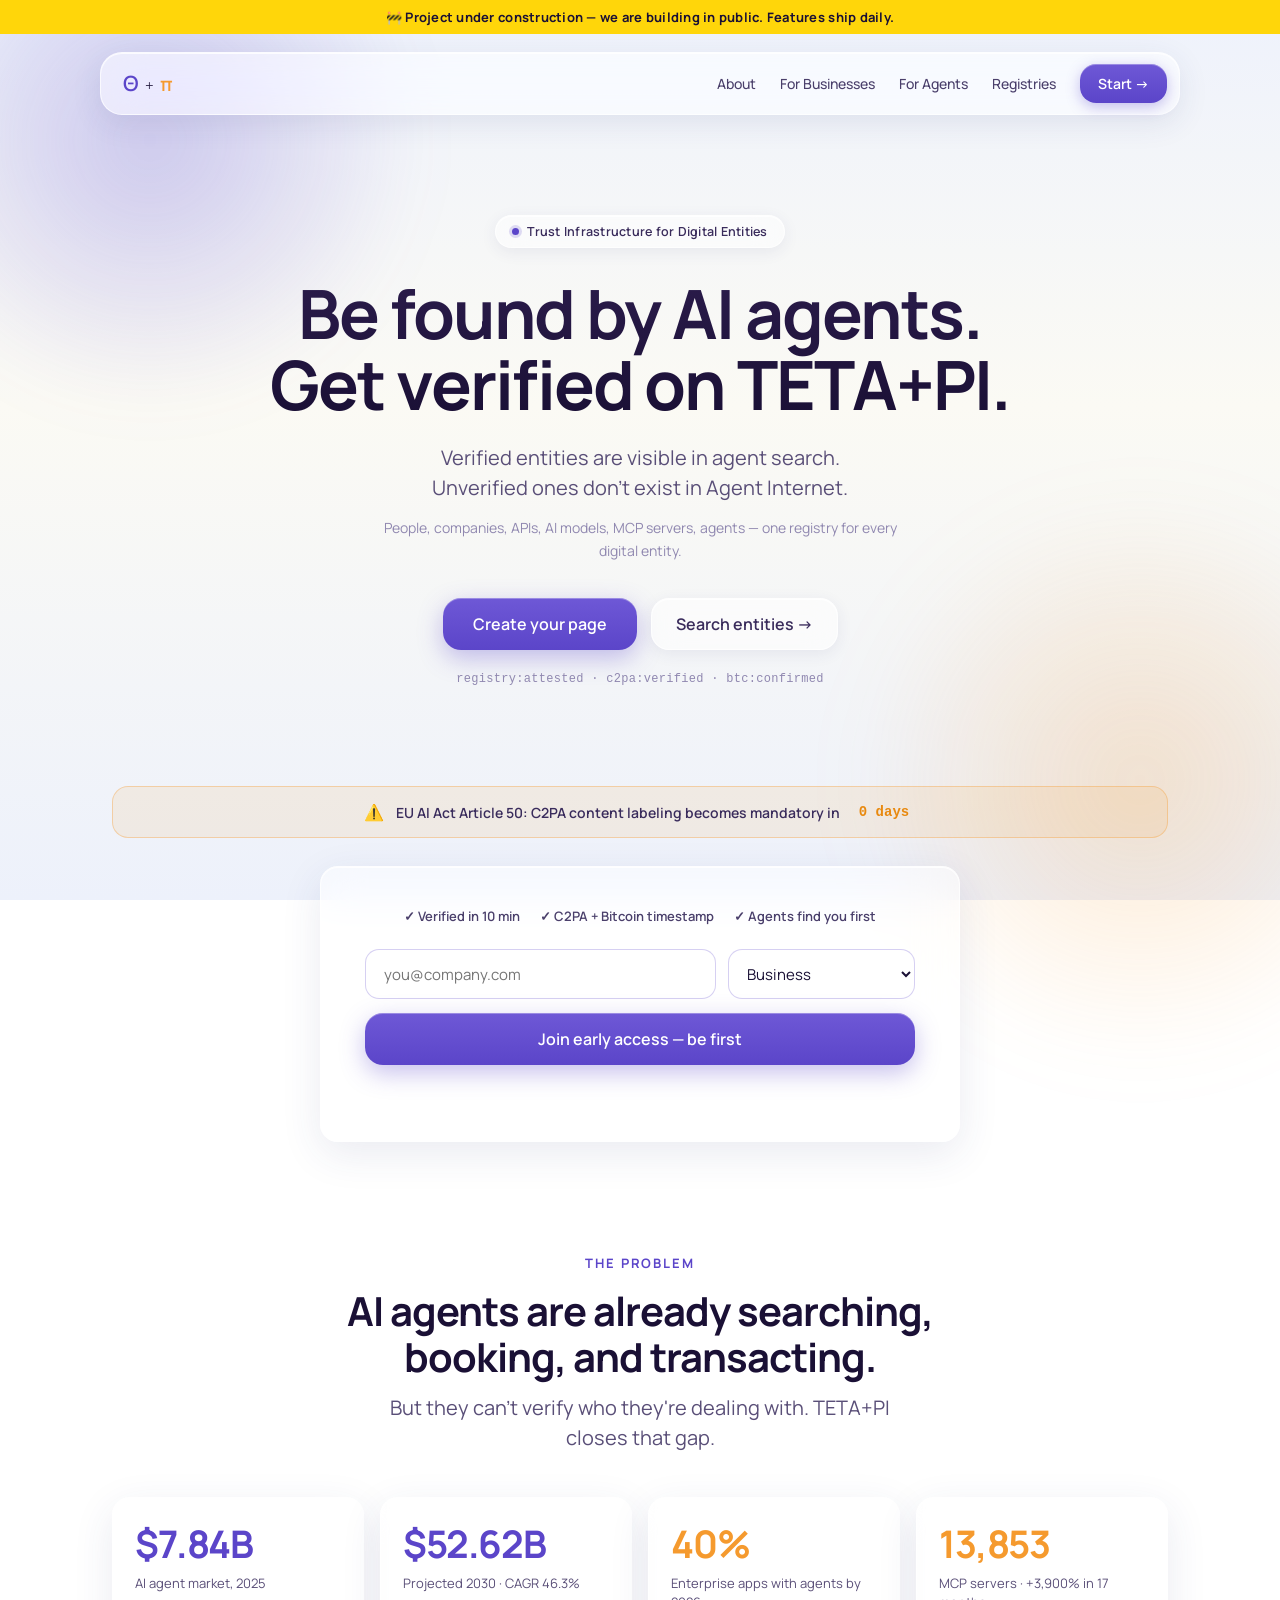
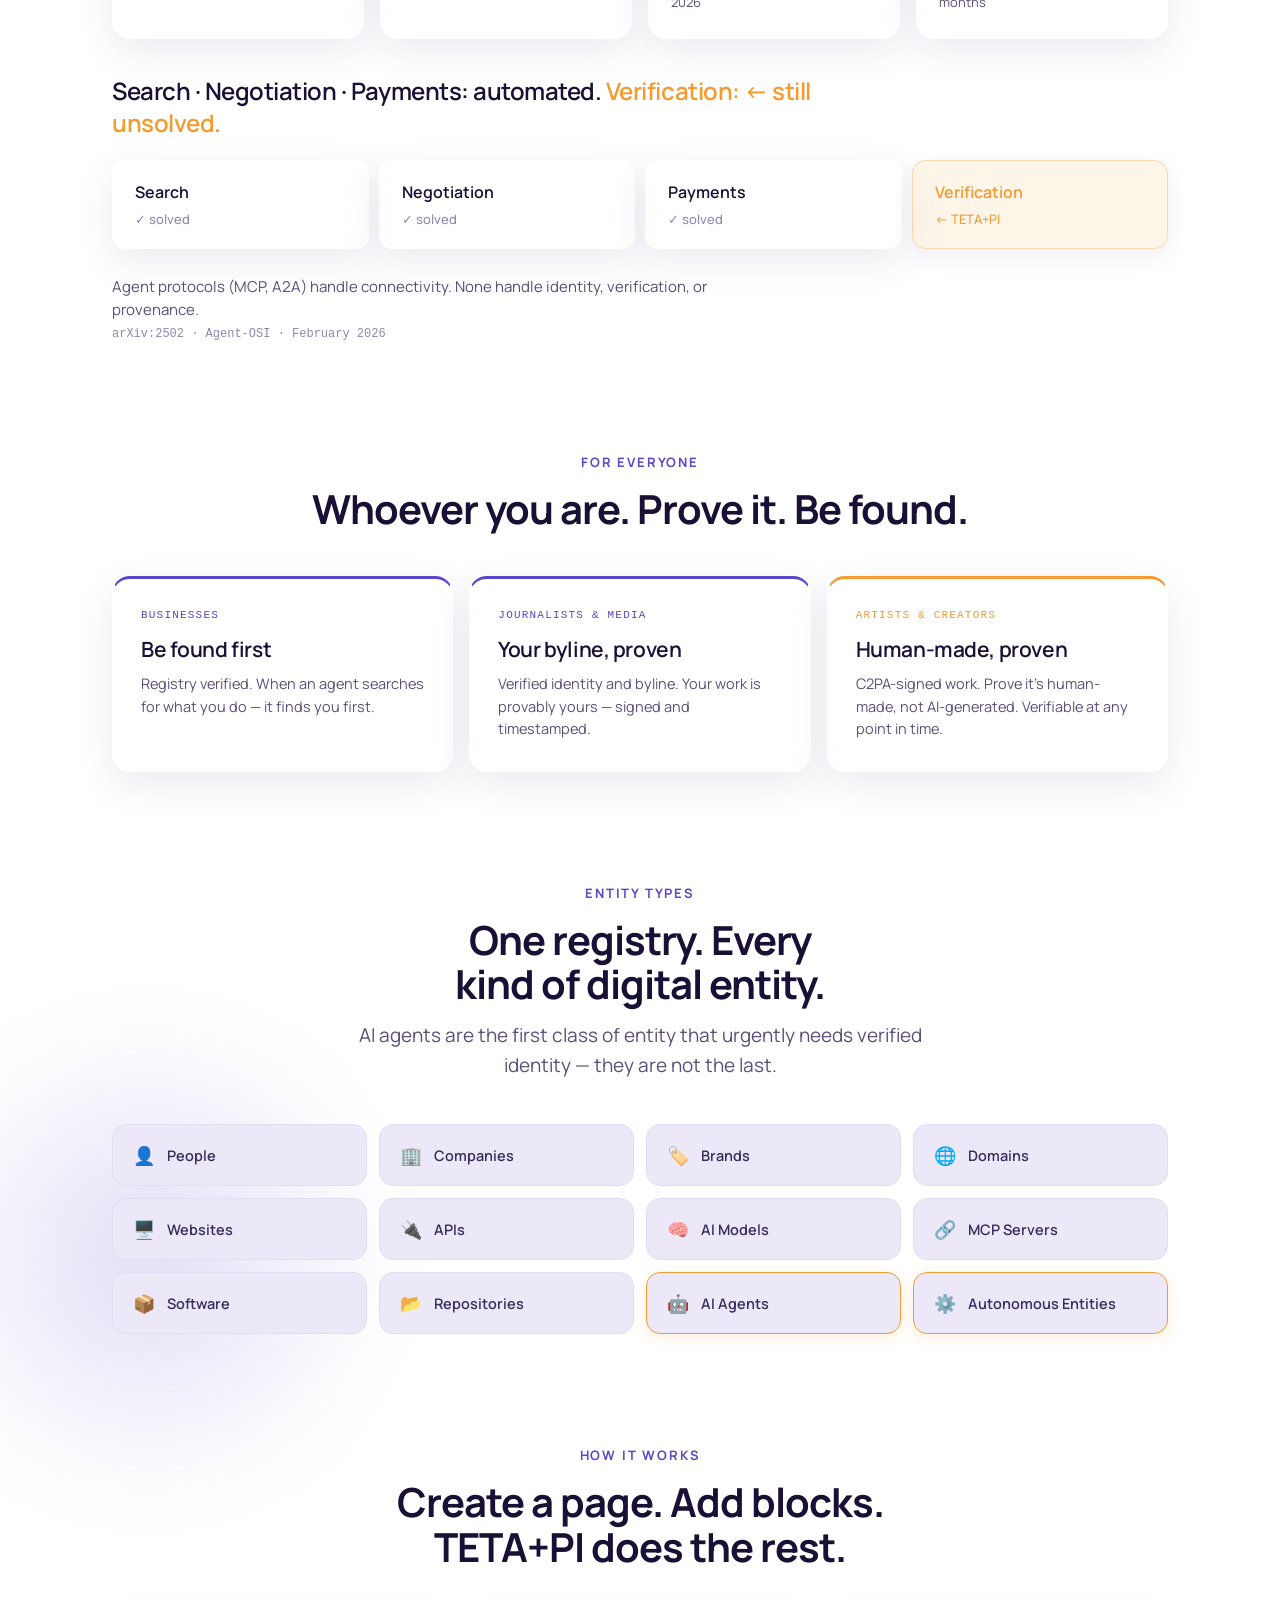
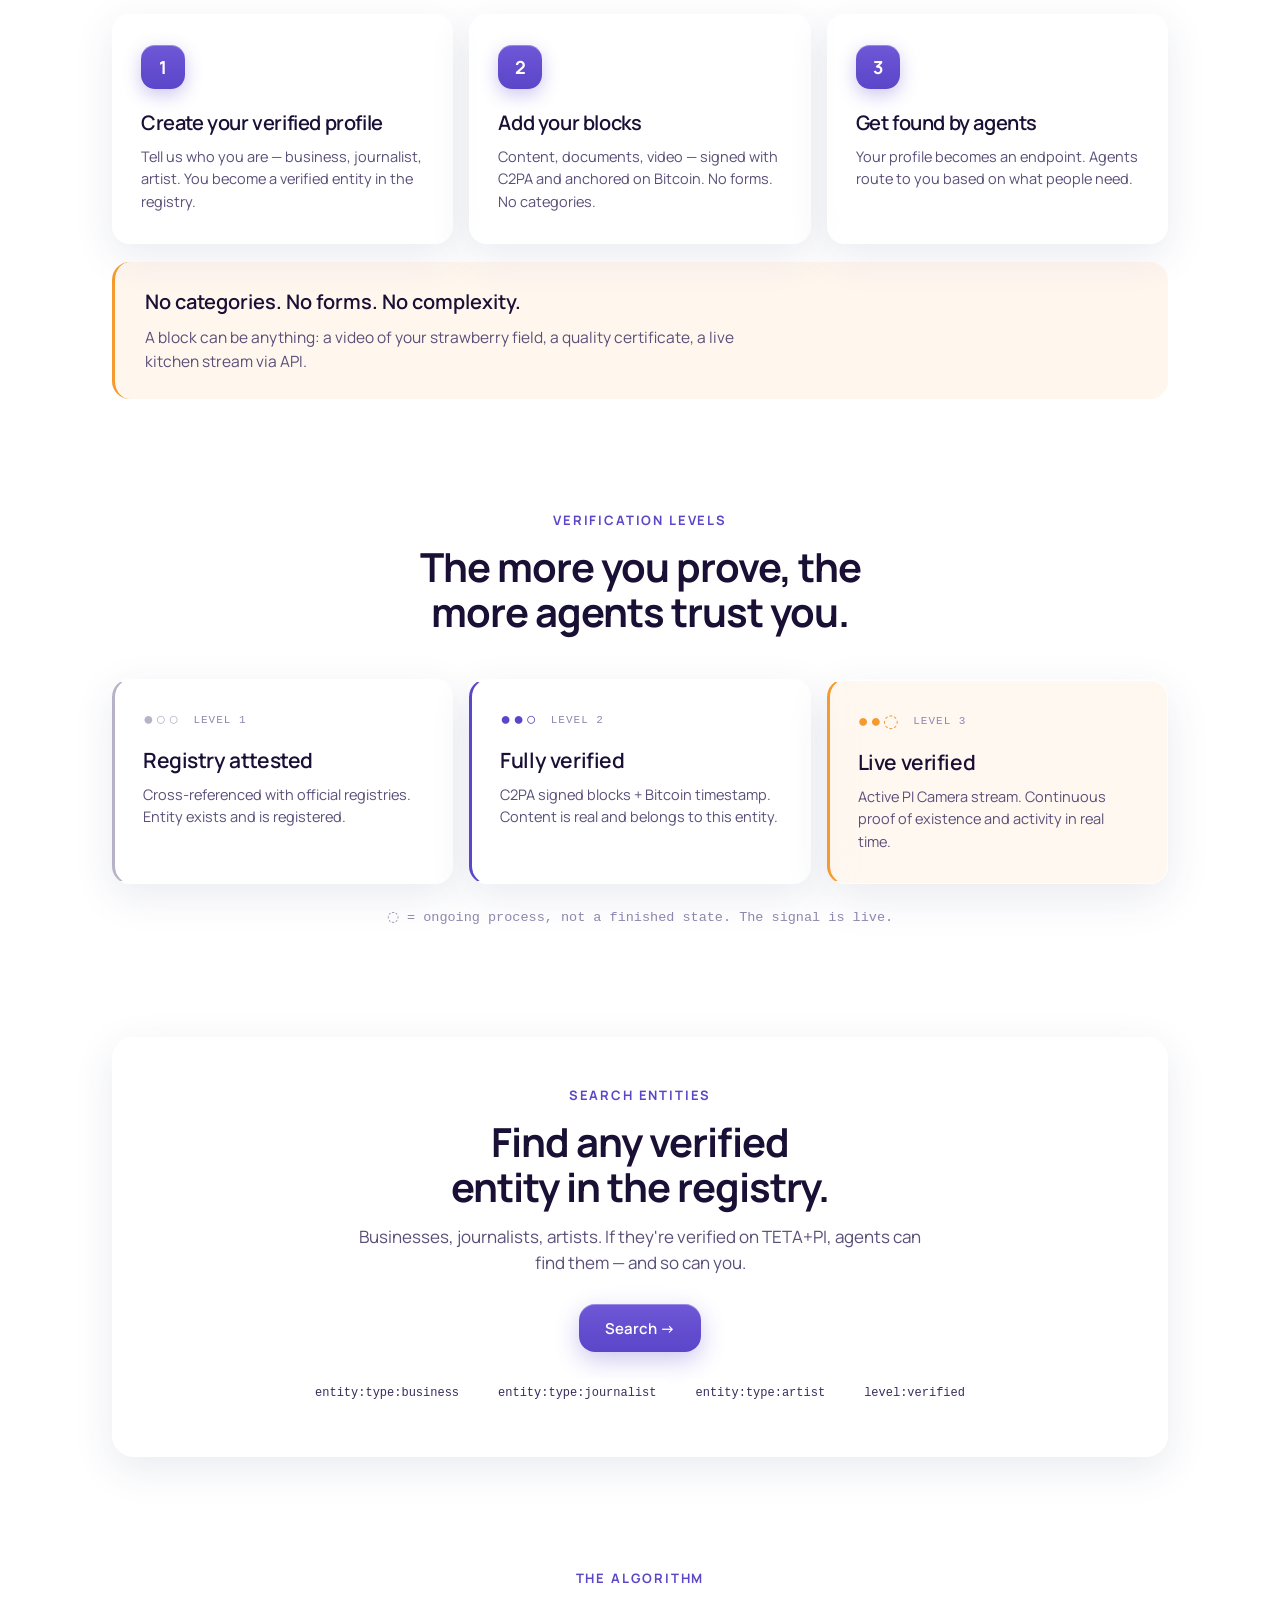
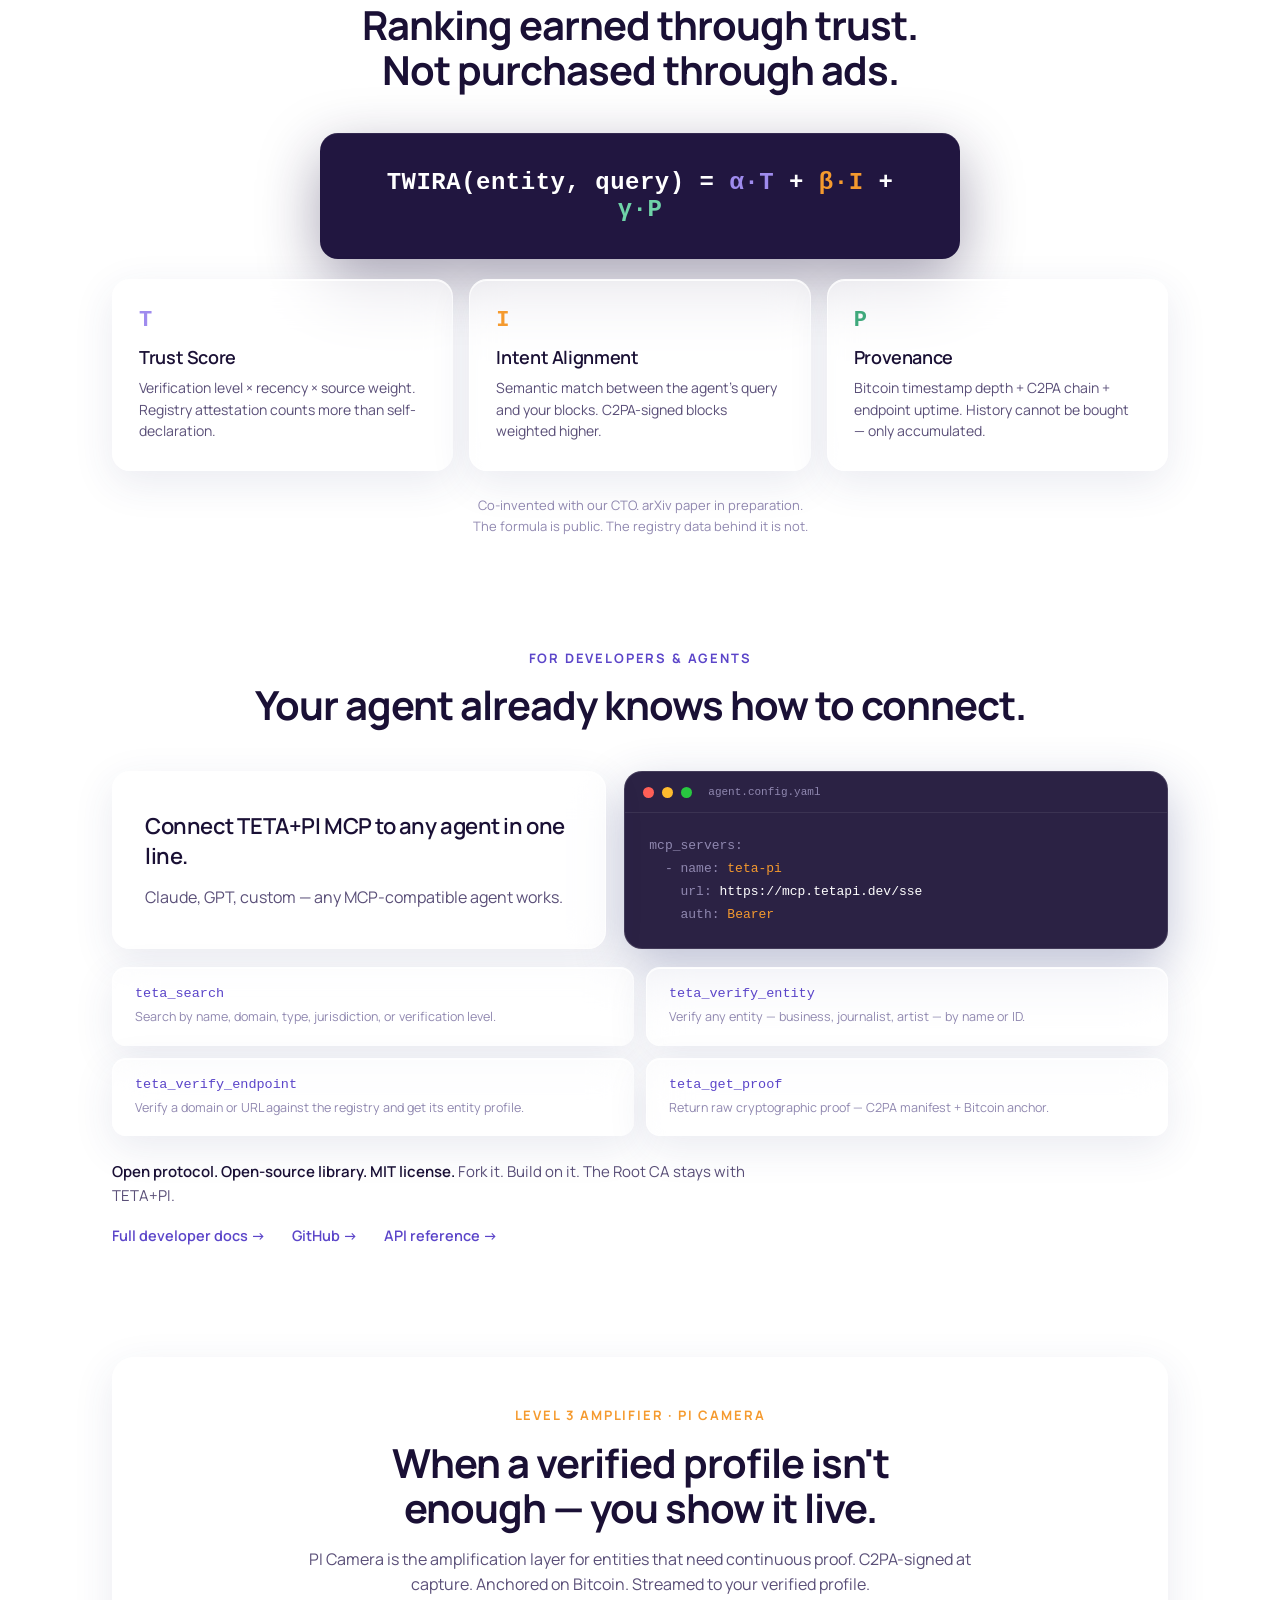
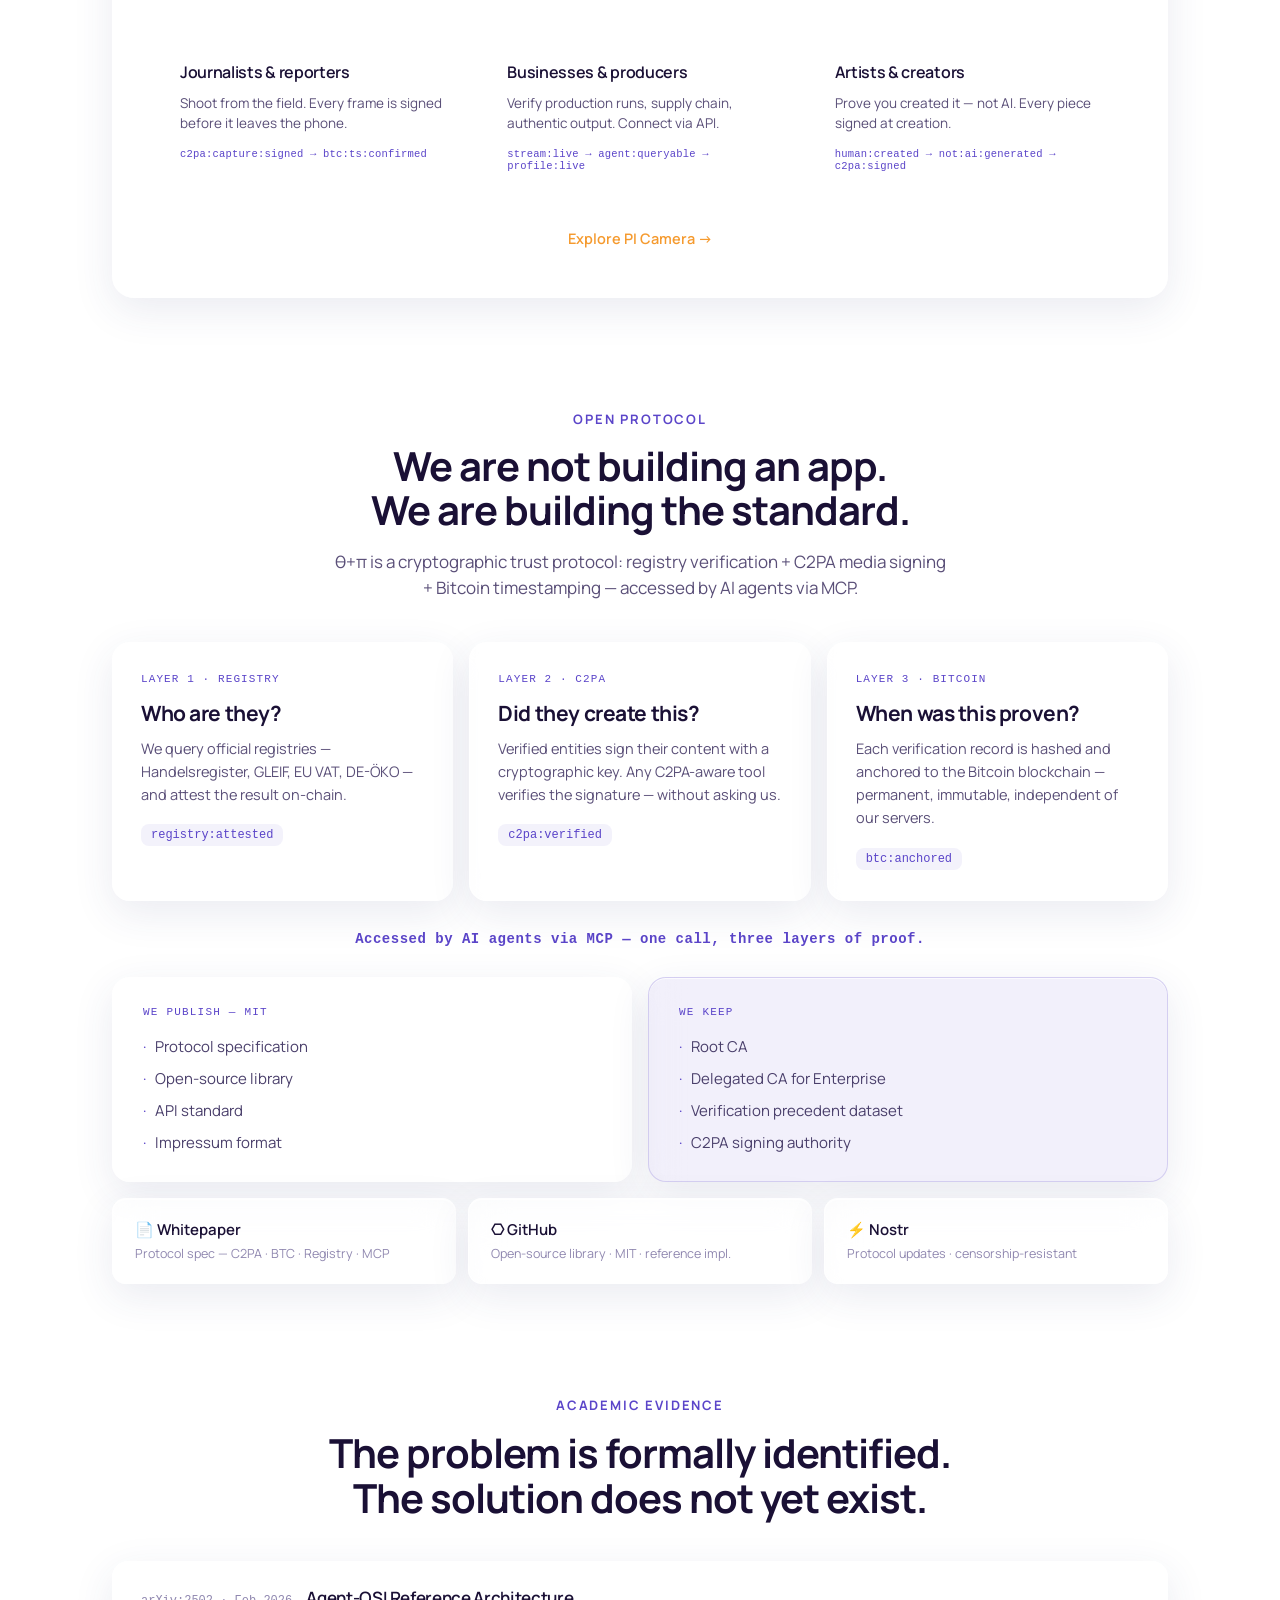
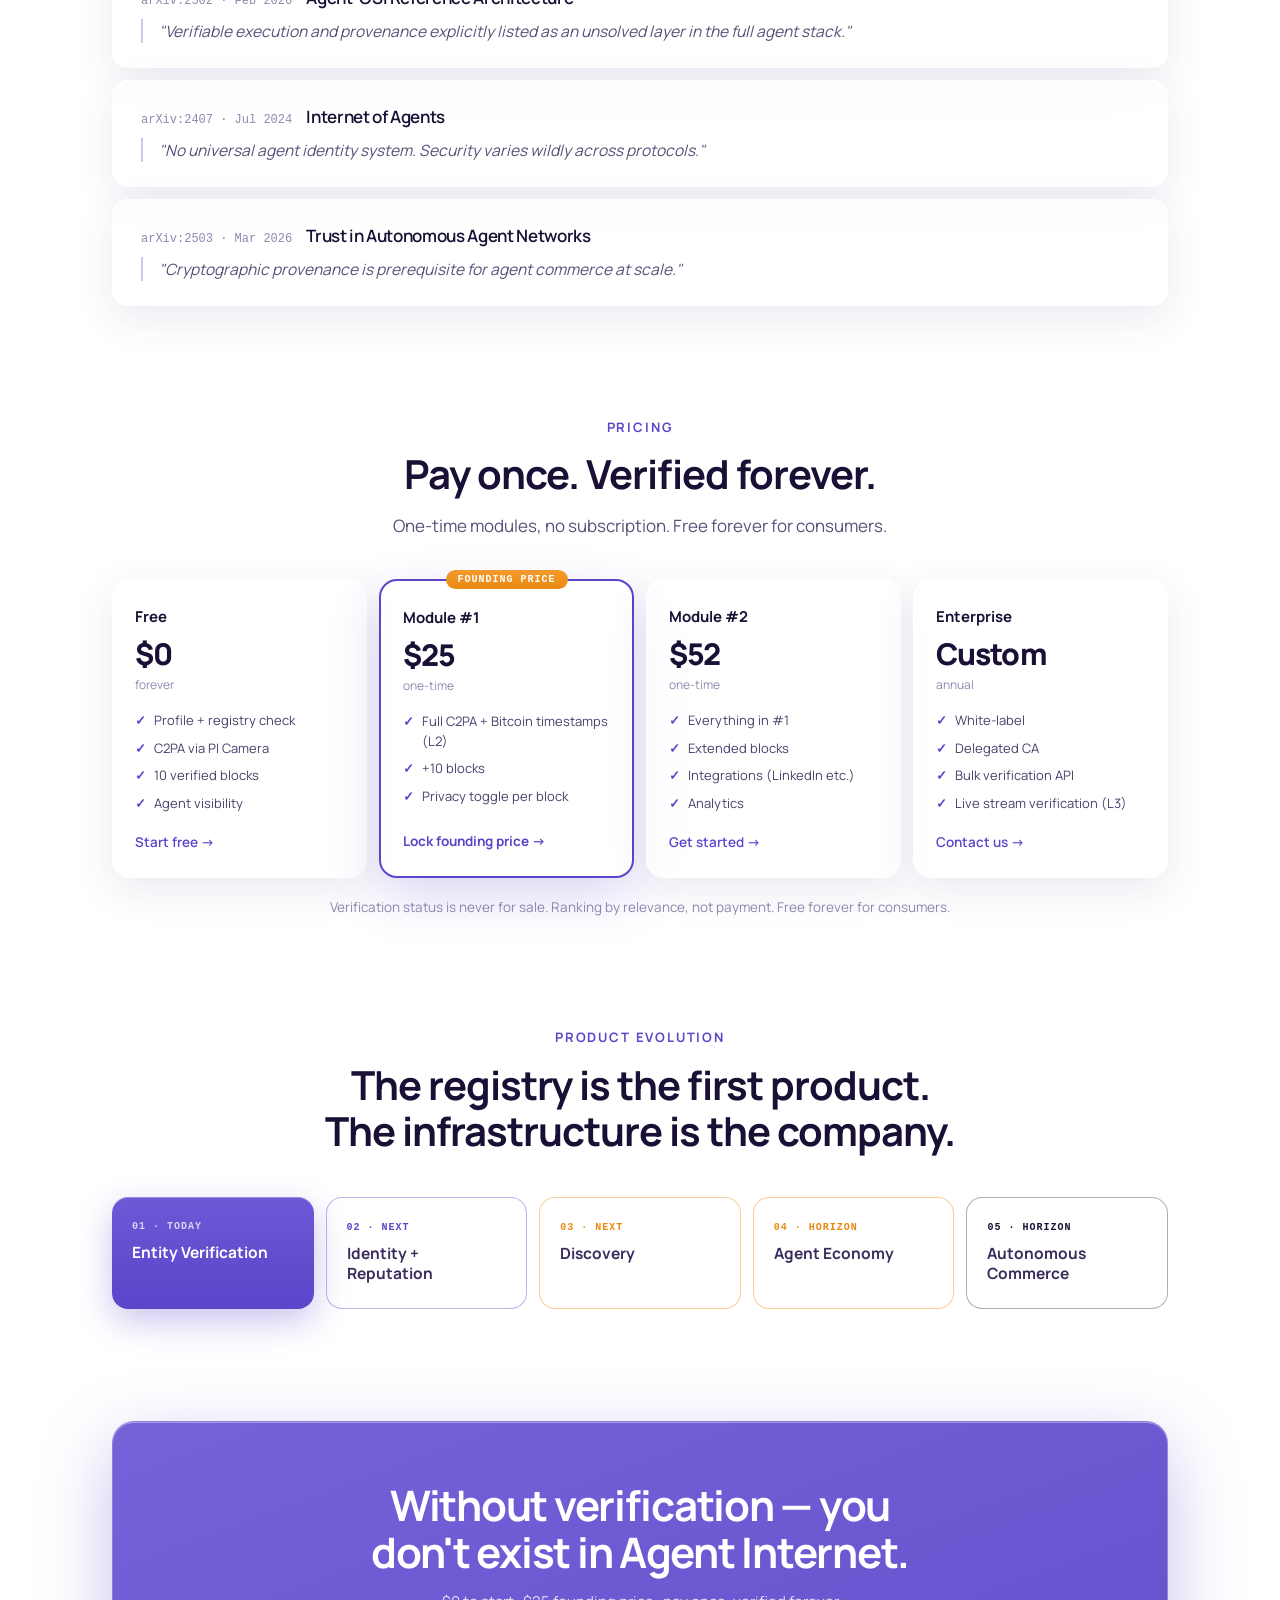
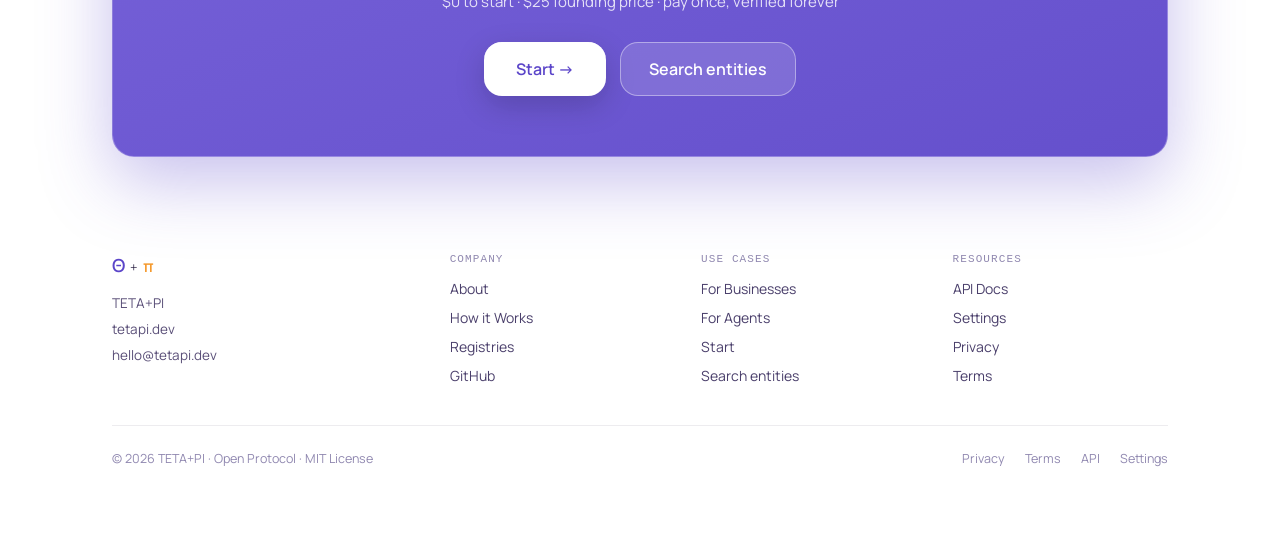
<file: landing/index.html>
<!DOCTYPE html>
<html lang="en">
<head>
<meta charset="utf-8">
<meta name="viewport" content="width=device-width, initial-scale=1">

<title>TETA+PI — Trust Infrastructure for Digital Entities</title>
<meta name="description" content="Get verified on TETA+PI. Businesses, journalists, and artists verified via registry + C2PA + Bitcoin become discoverable by AI agents through the MCP protocol.">
<link rel="canonical" href="https://tetapi.dev/">
<meta name="robots" content="index, follow">

<meta property="og:type" content="website">
<meta property="og:url" content="https://tetapi.dev/">
<meta property="og:title" content="TETA+PI — Trust Infrastructure for Digital Entities">
<meta property="og:description" content="Verified entities are visible in agent search. Unverified ones don't exist in Agent Internet. Registry · C2PA · Bitcoin · MCP.">
<meta property="og:image" content="https://tetapi.dev/og-image.png">
<meta property="og:site_name" content="TETA+PI">

<meta name="twitter:card" content="summary_large_image">
<meta name="twitter:title" content="TETA+PI — Trust Infrastructure for Digital Entities">
<meta name="twitter:description" content="Verified entities are visible in agent search. Unverified ones don't exist in Agent Internet.">
<meta name="twitter:image" content="https://tetapi.dev/og-image.png">

<script type="application/ld+json">
{"@context":"https://schema.org","@type":"Organization","name":"TETA+PI","url":"https://tetapi.dev","description":"Trust infrastructure for digital entities — universal verification registry for people, companies, APIs, AI models, MCP servers, and agents.","email":"hello@tetapi.dev","foundingDate":"2026"}
</script>

<link rel="preconnect" href="https://fonts.googleapis.com">
<link rel="preconnect" href="https://fonts.gstatic.com" crossorigin>
<link href="https://fonts.googleapis.com/css2?family=Manrope:wght@400;500;600;700;800&display=swap" rel="stylesheet">

<style>
html,body{margin:0;padding:0;background:linear-gradient(180deg,#EEF2FC 0%,#FBFAF4 45%,#EDF1FB 100%);background-attachment:fixed}
body{-webkit-font-smoothing:antialiased;font-family:'Manrope','Trebuchet MS','Segoe UI',sans-serif;color:#1A1035}
*,*::before,*::after{box-sizing:border-box}
::selection{background:rgba(91,69,201,.20)}
a{color:inherit;text-decoration:none}
@keyframes floatA{0%,100%{transform:translate(0,0) scale(1)}50%{transform:translate(40px,-30px) scale(1.08)}}
@keyframes floatB{0%,100%{transform:translate(0,0) scale(1)}50%{transform:translate(-50px,40px) scale(1.12)}}
@keyframes floatC{0%,100%{transform:translate(0,0) scale(1)}50%{transform:translate(30px,50px) scale(.92)}}
@keyframes bob{0%,100%{transform:translateY(0)}50%{transform:translateY(-12px)}}
@media(prefers-reduced-motion:reduce){*{animation:none!important}}
[data-reveal]{opacity:0;transform:translateY(20px);transition:opacity .5s ease-out,transform .5s ease-out}
[data-reveal].in{opacity:1;transform:none}
@media(prefers-reduced-motion:reduce){[data-reveal]{opacity:1!important;transform:none!important;transition:none!important}}

/* Nav */
.nav{position:sticky;top:18px;z-index:40;margin:18px auto 0;max-width:1120px;padding:0 20px}
.nav-inner{display:flex;align-items:center;justify-content:space-between;gap:18px;padding:11px 12px 11px 22px;border-radius:22px;background:rgba(255,255,255,.55);border:1px solid rgba(255,255,255,.7);box-shadow:0 8px 30px rgba(45,55,120,.10),inset 0 1px 0 rgba(255,255,255,.8);backdrop-filter:blur(20px) saturate(180%);-webkit-backdrop-filter:blur(20px) saturate(180%)}
.nav-logo{display:flex;align-items:baseline;gap:6px}
.nav-logo .theta{font-size:21px;font-weight:600;color:#5B45C9;line-height:1;letter-spacing:-.5px}
.nav-logo .plus{font-size:15px;font-weight:300;color:#1A1035;line-height:1}
.nav-logo .pi{font-size:19px;font-weight:600;color:#F59A2E;line-height:1}
.nav-links{display:flex;align-items:center;gap:24px}
.nav-links a{font-size:14px;color:#4A3F6B;font-weight:500}
.nav-links a:hover{color:#5B45C9}
.nav-cta,.nav-links a.nav-cta{font-size:14px;font-weight:600;color:#fff;background:linear-gradient(180deg,#6E58D6,#5B45C9);padding:10px 18px;border-radius:16px;box-shadow:0 4px 14px rgba(91,69,201,.34),inset 0 1px 0 rgba(255,255,255,.3)}
.nav-hamburger{display:none;flex-direction:column;gap:5px;cursor:pointer;padding:6px;background:none;border:none}
.nav-hamburger span{width:22px;height:1.5px;background:#1A1035;display:block}
.mobile-menu{display:none;position:fixed;inset:0;z-index:49;background:rgba(238,242,252,.97);backdrop-filter:blur(20px) saturate(140%);-webkit-backdrop-filter:blur(20px) saturate(140%);flex-direction:column;align-items:center;justify-content:center;gap:34px}
.mobile-menu.open{display:flex}
.mobile-menu a{font-size:24px;font-weight:600;color:#1A1035}
.mobile-menu .close-btn{position:absolute;top:24px;right:24px;font-size:28px;color:#1A1035;background:none;border:none;cursor:pointer;padding:8px}

/* Section wrapper */
.section{max-width:1120px;margin:0 auto;padding:56px 32px}
@media(max-width:640px){.section{padding:48px 24px}}

/* Glass card */
.glass{background:rgba(255,255,255,.5);border:1px solid rgba(255,255,255,.7);box-shadow:0 12px 40px rgba(45,55,120,.10),inset 0 1px 0 rgba(255,255,255,.85);backdrop-filter:blur(20px) saturate(140%);-webkit-backdrop-filter:blur(20px) saturate(140%);border-radius:18px}

/* Eyebrow label */
.eyebrow{font-size:13px;font-weight:700;letter-spacing:.14em;text-transform:uppercase;color:#5B45C9;margin-bottom:16px}

/* Buttons */
.btn-primary{display:inline-flex;align-items:center;height:52px;padding:0 30px;font-size:16px;font-weight:600;color:#fff;background:linear-gradient(180deg,#6E58D6,#5B45C9);border-radius:18px;box-shadow:0 8px 24px rgba(91,69,201,.34),inset 0 1px 0 rgba(255,255,255,.3)}
.btn-ghost{display:inline-flex;align-items:center;height:52px;padding:0 24px;font-size:16px;font-weight:600;color:#3A2C5C;background:rgba(255,255,255,.55);border:1px solid rgba(255,255,255,.7);border-radius:18px;box-shadow:0 4px 16px rgba(45,55,120,.08),inset 0 1px 0 rgba(255,255,255,.8);backdrop-filter:blur(14px);-webkit-backdrop-filter:blur(14px)}

/* Grid helpers */
.grid-4{display:grid;grid-template-columns:repeat(4,1fr);gap:16px}
.grid-3{display:grid;grid-template-columns:repeat(3,1fr);gap:16px}
.grid-2{display:grid;grid-template-columns:repeat(2,1fr);gap:16px}
.grid-dev{display:grid;grid-template-columns:1fr 1.1fr;gap:18px;align-items:stretch}
.grid-tools{display:grid;grid-template-columns:repeat(2,1fr);gap:12px}
.grid-res{display:grid;grid-template-columns:repeat(3,1fr);gap:12px}
.grid-pub{display:grid;grid-template-columns:repeat(2,1fr);gap:16px}
.grid-foot{display:grid;grid-template-columns:1.4fr 1fr 1fr 1fr;gap:36px}

.grid-price{display:grid;grid-template-columns:repeat(4,1fr);gap:12px;align-items:stretch}
.grid-evo{display:grid;grid-template-columns:repeat(5,1fr);gap:12px;align-items:stretch}
.price-card{display:flex;flex-direction:column;padding:26px 22px;border-radius:18px}
.price-feat{display:flex;align-items:baseline;gap:8px;font-size:13px;color:#4A3F6B;line-height:1.5}
.price-feat span:first-child{color:#5B45C9;font-weight:700}
@media(max-width:900px){
  .grid-4{grid-template-columns:repeat(2,1fr)}
  .grid-dev{grid-template-columns:1fr}
  .grid-tools{grid-template-columns:1fr}
  .grid-res{grid-template-columns:repeat(2,1fr)}
  .grid-price{grid-template-columns:repeat(2,1fr)}
  .grid-evo{grid-template-columns:repeat(2,1fr)}
}
@media(max-width:640px){
  .nav-links{display:none}
  .nav-hamburger{display:flex}
  .float-card{display:none}
  .grid-3,.grid-2,.grid-res{grid-template-columns:1fr}
  .grid-pub{grid-template-columns:1fr}
  .grid-foot{grid-template-columns:1fr 1fr}
  .grid-price{grid-template-columns:1fr}
  .grid-evo{grid-template-columns:1fr}
}
</style>
</head>
<body>
<div style="position:relative;z-index:50;display:flex;align-items:center;justify-content:center;gap:8px;padding:8px 16px;background:#FFD60A;color:#1A1035;font-size:13px;font-weight:700;letter-spacing:.02em;text-align:center">🚧 Project under construction — we are building in public. Features ship daily.</div>

<!-- colour washes -->
<div style="position:fixed;top:-140px;left:-130px;width:560px;height:560px;border-radius:50%;background:radial-gradient(circle,rgba(91,69,201,.26),transparent 68%);filter:blur(32px);animation:floatA 26s ease-in-out infinite;pointer-events:none;z-index:0"></div>
<div style="position:fixed;bottom:-180px;right:-160px;width:600px;height:600px;border-radius:50%;background:radial-gradient(circle,rgba(245,154,46,.22),transparent 68%);filter:blur(36px);animation:floatB 30s ease-in-out infinite;pointer-events:none;z-index:0"></div>
<div style="position:absolute;top:2600px;left:-110px;width:520px;height:520px;border-radius:50%;background:radial-gradient(circle,rgba(91,69,201,.18),transparent 68%);filter:blur(32px);animation:floatC 28s ease-in-out infinite;pointer-events:none;z-index:0"></div>

<div style="position:relative;z-index:1;overflow:hidden">

<!-- ======== NAV ======== -->
<nav class="nav" id="top">
  <div class="nav-inner">
    <a href="#top" class="nav-logo">
      <span class="theta">Θ</span>
      <span class="plus">+</span>
      <span class="pi">π</span>
    </a>
    <div class="nav-links">
      <a href="https://tetapi.dev/about.html">About</a>
      <a href="https://tetapi.dev/for-businesses.html">For Businesses</a>
      <a href="https://tetapi.dev/for-agents.html">For Agents</a>
      <a href="https://tetapi.dev/registries.html">Registries</a>
      <a href="https://app.tetapi.dev/claim" class="nav-cta">Start →</a>
    </div>
    <button class="nav-hamburger" onclick="document.getElementById('mobile-menu').classList.add('open')" aria-label="Menu">
      <span></span><span></span><span></span>
    </button>
  </div>
</nav>

<!-- mobile menu -->
<div class="mobile-menu" id="mobile-menu">
  <button class="close-btn" onclick="document.getElementById('mobile-menu').classList.remove('open')" aria-label="Close">×</button>
  <a href="https://tetapi.dev/about.html" onclick="document.getElementById('mobile-menu').classList.remove('open')">About</a>
  <a href="https://tetapi.dev/for-businesses.html" onclick="document.getElementById('mobile-menu').classList.remove('open')">For Businesses</a>
  <a href="https://tetapi.dev/for-agents.html" onclick="document.getElementById('mobile-menu').classList.remove('open')">For Agents</a>
  <a href="https://tetapi.dev/registries.html" onclick="document.getElementById('mobile-menu').classList.remove('open')">Registries</a>
  <a href="https://app.tetapi.dev/claim" style="font-size:16px;font-weight:600;color:#fff;background:linear-gradient(180deg,#6E58D6,#5B45C9);padding:14px 30px;border-radius:16px">Start →</a>
</div>

<!-- ======== HERO ======== -->
<section class="section" style="padding-top:100px;padding-bottom:100px;position:relative">
  <div style="text-align:center;max-width:760px;margin:0 auto;position:relative;z-index:2">
    <div style="display:inline-flex;align-items:center;gap:8px;padding:7px 16px;border-radius:18px;background:rgba(255,255,255,.5);border:1px solid rgba(255,255,255,.7);box-shadow:0 4px 16px rgba(45,55,120,.08),inset 0 1px 0 rgba(255,255,255,.8);backdrop-filter:blur(14px);-webkit-backdrop-filter:blur(14px);margin-bottom:30px">
      <span style="width:7px;height:7px;border-radius:50%;background:#5B45C9;box-shadow:0 0 0 3px rgba(91,69,201,.18)"></span>
      <span style="font-size:12.5px;font-weight:600;color:#3A2C5C;letter-spacing:.02em">Trust Infrastructure for Digital Entities</span>
    </div>
    <h1 style="font-size:clamp(40px,6vw,68px);font-weight:700;line-height:1.04;letter-spacing:-.03em;margin:0 auto 24px;max-width:760px;text-wrap:balance;background:linear-gradient(180deg,#2A1B4A,#1A1035);-webkit-background-clip:text;background-clip:text;-webkit-text-fill-color:transparent">Be found by AI agents.<br>Get verified on TETA+PI.</h1>
    <p style="font-size:clamp(16px,2vw,20px);font-weight:400;line-height:1.5;color:#5A4F78;max-width:560px;margin:0 auto 14px;text-wrap:pretty">Verified entities are visible in agent search.<br>Unverified ones don't exist in Agent Internet.</p>
    <p style="font-size:14px;line-height:1.6;color:#9088B0;max-width:560px;margin:0 auto 36px;text-wrap:pretty">People, companies, APIs, AI models, MCP servers, agents — one registry for every digital entity.</p>
    <div style="display:flex;align-items:center;justify-content:center;gap:14px;flex-wrap:wrap">
      <a href="https://app.tetapi.dev/claim" class="btn-primary">Create your page</a>
      <a href="https://app.tetapi.dev" class="btn-ghost">Search entities →</a>
    </div>
    <div style="font-family:ui-monospace,'SF Mono','Menlo',monospace;font-size:12px;color:#9088B0;margin-top:22px;letter-spacing:.3px">registry:attested · c2pa:verified · btc:confirmed</div>
  </div>
</section>

<!-- ======== WAITLIST / CLAIM ======== -->
<section class="section" id="waitlist" style="padding-top:0">
  <div data-reveal style="display:flex;align-items:center;justify-content:center;gap:12px;flex-wrap:wrap;padding:14px 24px;border-radius:16px;background:rgba(245,154,46,.10);border:1px solid rgba(245,154,46,.35);margin-bottom:28px">
    <span style="font-size:16px">⚠️</span>
    <span style="font-size:14px;font-weight:600;color:#3A2C5C">EU AI Act Article 50: C2PA content labeling becomes mandatory in</span>
    <span id="ai-act-days" style="font-family:ui-monospace,'SF Mono','Menlo',monospace;font-size:14px;font-weight:700;color:#E8890F;min-width:64px;text-align:center;font-variant-numeric:tabular-nums">— days</span>
  </div>
  <div data-reveal class="glass" style="max-width:640px;margin:0 auto;padding:40px 44px">
    <div style="display:flex;align-items:center;justify-content:center;gap:20px;flex-wrap:wrap;margin-bottom:24px">
      <span style="font-size:13px;font-weight:600;color:#4A3F6B">✓ Verified in 10 min</span>
      <span style="font-size:13px;font-weight:600;color:#4A3F6B">✓ C2PA + Bitcoin timestamp</span>
      <span style="font-size:13px;font-weight:600;color:#4A3F6B">✓ Agents find you first</span>
    </div>
    <form id="claim-form" style="display:flex;flex-direction:column;gap:14px">
      <div style="display:flex;gap:12px;flex-wrap:wrap">
        <input type="email" id="claim-email" required placeholder="you@company.com" style="flex:2;min-width:200px;height:50px;padding:0 18px;font-size:15px;font-family:inherit;color:#1A1035;background:rgba(255,255,255,.7);border:1px solid rgba(91,69,201,.25);border-radius:14px;outline:none">
        <select id="claim-type" style="flex:1;min-width:140px;height:50px;padding:0 14px;font-size:15px;font-family:inherit;color:#1A1035;background:rgba(255,255,255,.7);border:1px solid rgba(91,69,201,.25);border-radius:14px;outline:none">
          <option value="business">Business</option>
          <option value="journalist">Journalist</option>
          <option value="creator">Creator</option>
          <option value="developer">Developer</option>
          <option value="other">Other</option>
        </select>
      </div>
      <button type="submit" class="btn-primary" style="border:none;cursor:pointer;font-family:inherit;justify-content:center">Join early access — be first</button>
    </form>
    <div id="claim-success" style="display:none;text-align:center;padding:20px 0 4px">
      <div style="font-size:22px;font-weight:700;color:#5B45C9;margin-bottom:6px">You're in! 🎉</div>
      <div id="claim-position" style="font-size:15px;color:#4A3F6B"></div>
    </div>
    <div id="claim-counter" style="text-align:center;font-family:ui-monospace,'SF Mono','Menlo',monospace;font-size:12.5px;color:#9088B0;margin-top:18px;min-height:18px"></div>
  </div>
</section>

<!-- ======== PROBLEM ======== -->
<section class="section">
  <div data-reveal style="text-align:center;margin-bottom:44px">
    <div class="eyebrow">The problem</div>
    <h2 style="font-size:clamp(26px,4vw,40px);font-weight:700;letter-spacing:-.025em;line-height:1.14;margin:0 auto 14px;max-width:720px;text-wrap:balance">AI agents are already searching, booking, and transacting.</h2>
    <p style="font-size:clamp(16px,2vw,20px);color:#5A4F78;max-width:560px;margin:0 auto;line-height:1.5">But they can't verify who they're dealing with. TETA+PI closes that gap.</p>
  </div>

  <div class="grid-4" style="margin-bottom:32px">
    <div data-reveal class="glass" style="padding:26px 22px">
      <div style="font-size:clamp(28px,3vw,38px);font-weight:700;letter-spacing:-.03em;color:#5B45C9;line-height:1">$7.84B</div>
      <div style="font-size:13px;color:#5A4F78;line-height:1.45;margin-top:12px">AI agent market, 2025</div>
    </div>
    <div data-reveal class="glass" style="padding:26px 22px">
      <div style="font-size:clamp(28px,3vw,38px);font-weight:700;letter-spacing:-.03em;color:#5B45C9;line-height:1">$52.62B</div>
      <div style="font-size:13px;color:#5A4F78;line-height:1.45;margin-top:12px">Projected 2030 · CAGR 46.3%</div>
    </div>
    <div data-reveal class="glass" style="padding:26px 22px">
      <div style="font-size:clamp(28px,3vw,38px);font-weight:700;letter-spacing:-.03em;color:#F59A2E;line-height:1">40%</div>
      <div style="font-size:13px;color:#5A4F78;line-height:1.45;margin-top:12px">Enterprise apps with agents by 2026</div>
    </div>
    <div data-reveal class="glass" style="padding:26px 22px">
      <div style="font-size:clamp(28px,3vw,38px);font-weight:700;letter-spacing:-.03em;color:#F59A2E;line-height:1">13,853</div>
      <div style="font-size:13px;color:#5A4F78;line-height:1.45;margin-top:12px">MCP servers · +3,900% in 17 months</div>
    </div>
  </div>

  <h3 data-reveal style="font-size:clamp(18px,2.5vw,24px);font-weight:600;letter-spacing:-.02em;line-height:1.35;color:#1A1035;margin:36px 0 20px;max-width:720px">Search · Negotiation · Payments: automated. <span style="color:#F59A2E">Verification: ← still unsolved.</span></h3>
  <div style="display:flex;gap:10px;flex-wrap:wrap">
    <div data-reveal class="glass" style="flex:1;min-width:140px;padding:20px 22px;border-radius:14px">
      <div style="font-size:16px;font-weight:600;color:#1A1035">Search</div>
      <div style="font-size:13px;color:#9088B0;margin-top:7px;font-weight:500">✓ solved</div>
    </div>
    <div data-reveal class="glass" style="flex:1;min-width:140px;padding:20px 22px;border-radius:14px">
      <div style="font-size:16px;font-weight:600;color:#1A1035">Negotiation</div>
      <div style="font-size:13px;color:#9088B0;margin-top:7px;font-weight:500">✓ solved</div>
    </div>
    <div data-reveal class="glass" style="flex:1;min-width:140px;padding:20px 22px;border-radius:14px">
      <div style="font-size:16px;font-weight:600;color:#1A1035">Payments</div>
      <div style="font-size:13px;color:#9088B0;margin-top:7px;font-weight:500">✓ solved</div>
    </div>
    <div data-reveal style="flex:1;min-width:140px;padding:20px 22px;border-radius:14px;background:rgba(245,154,46,.10);border:1px solid rgba(245,154,46,.3);box-shadow:0 8px 26px rgba(45,55,120,.08);backdrop-filter:blur(10px);-webkit-backdrop-filter:blur(10px)">
      <div style="font-size:16px;font-weight:600;color:#F59A2E">Verification</div>
      <div style="font-size:13px;color:#F59A2E;margin-top:7px;font-weight:500">← TETA+PI</div>
    </div>
  </div>
  <p data-reveal style="font-size:15px;color:#5A4F78;margin:26px 0 6px;max-width:600px;line-height:1.55">Agent protocols (MCP, A2A) handle connectivity. None handle identity, verification, or provenance.</p>
  <div data-reveal style="font-family:ui-monospace,'SF Mono','Menlo',monospace;font-size:12px;color:#9088B0">arXiv:2502 · Agent-OSI · February 2026</div>
</section>

<!-- ======== FOR EVERYONE ======== -->
<section class="section" id="who">
  <div data-reveal style="text-align:center;margin-bottom:44px">
    <div class="eyebrow">For everyone</div>
    <h2 style="font-size:clamp(26px,4vw,40px);font-weight:700;letter-spacing:-.025em;line-height:1.12;margin:0;text-wrap:balance">Whoever you are. Prove it. Be found.</h2>
  </div>
  <div class="grid-3">
    <div data-reveal class="glass" style="padding:30px 28px;border-top:3px solid #5B45C9">
      <div style="font-family:ui-monospace,'SF Mono','Menlo',monospace;font-size:11px;letter-spacing:1.2px;text-transform:uppercase;color:#5B45C9;margin-bottom:14px">Businesses</div>
      <div style="font-size:21px;font-weight:600;letter-spacing:-.02em;margin-bottom:10px">Be found first</div>
      <div style="font-size:14.5px;color:#5A4F78;line-height:1.55">Registry verified. When an agent searches for what you do — it finds you first.</div>
    </div>
    <div data-reveal class="glass" style="padding:30px 28px;border-top:3px solid #5B45C9">
      <div style="font-family:ui-monospace,'SF Mono','Menlo',monospace;font-size:11px;letter-spacing:1.2px;text-transform:uppercase;color:#5B45C9;margin-bottom:14px">Journalists &amp; Media</div>
      <div style="font-size:21px;font-weight:600;letter-spacing:-.02em;margin-bottom:10px">Your byline, proven</div>
      <div style="font-size:14.5px;color:#5A4F78;line-height:1.55">Verified identity and byline. Your work is provably yours — signed and timestamped.</div>
    </div>
    <div data-reveal class="glass" style="padding:30px 28px;border-top:3px solid #F59A2E">
      <div style="font-family:ui-monospace,'SF Mono','Menlo',monospace;font-size:11px;letter-spacing:1.2px;text-transform:uppercase;color:#F59A2E;margin-bottom:14px">Artists &amp; Creators</div>
      <div style="font-size:21px;font-weight:600;letter-spacing:-.02em;margin-bottom:10px">Human-made, proven</div>
      <div style="font-size:14.5px;color:#5A4F78;line-height:1.55">C2PA-signed work. Prove it's human-made, not AI-generated. Verifiable at any point in time.</div>
    </div>
  </div>
</section>

<!-- ======== ENTITY TYPES GRID ======== -->
<section class="section" id="entities">
  <div data-reveal style="text-align:center;margin-bottom:44px">
    <div class="eyebrow">Entity types</div>
    <h2 style="font-size:clamp(26px,4vw,40px);font-weight:700;letter-spacing:-.025em;line-height:1.12;margin:0 auto 14px;max-width:680px;text-wrap:balance">One registry. Every kind of digital entity.</h2>
    <p style="font-size:clamp(16px,2vw,19px);color:#5A4F78;max-width:600px;margin:0 auto;line-height:1.55">AI agents are the first class of entity that urgently needs verified identity — they are not the last.</p>
  </div>
  <div class="grid-4" style="gap:12px">
    <div data-reveal style="display:flex;align-items:center;gap:12px;padding:18px 20px;border-radius:14px;background:#EDE8F7;border:1px solid #E2DCF0"><span style="font-size:18px">👤</span><span style="font-size:14.5px;font-weight:600;color:#3A2C5C">People</span></div>
    <div data-reveal style="display:flex;align-items:center;gap:12px;padding:18px 20px;border-radius:14px;background:#EDE8F7;border:1px solid #E2DCF0"><span style="font-size:18px">🏢</span><span style="font-size:14.5px;font-weight:600;color:#3A2C5C">Companies</span></div>
    <div data-reveal style="display:flex;align-items:center;gap:12px;padding:18px 20px;border-radius:14px;background:#EDE8F7;border:1px solid #E2DCF0"><span style="font-size:18px">🏷️</span><span style="font-size:14.5px;font-weight:600;color:#3A2C5C">Brands</span></div>
    <div data-reveal style="display:flex;align-items:center;gap:12px;padding:18px 20px;border-radius:14px;background:#EDE8F7;border:1px solid #E2DCF0"><span style="font-size:18px">🌐</span><span style="font-size:14.5px;font-weight:600;color:#3A2C5C">Domains</span></div>
    <div data-reveal style="display:flex;align-items:center;gap:12px;padding:18px 20px;border-radius:14px;background:#EDE8F7;border:1px solid #E2DCF0"><span style="font-size:18px">🖥️</span><span style="font-size:14.5px;font-weight:600;color:#3A2C5C">Websites</span></div>
    <div data-reveal style="display:flex;align-items:center;gap:12px;padding:18px 20px;border-radius:14px;background:#EDE8F7;border:1px solid #E2DCF0"><span style="font-size:18px">🔌</span><span style="font-size:14.5px;font-weight:600;color:#3A2C5C">APIs</span></div>
    <div data-reveal style="display:flex;align-items:center;gap:12px;padding:18px 20px;border-radius:14px;background:#EDE8F7;border:1px solid #E2DCF0"><span style="font-size:18px">🧠</span><span style="font-size:14.5px;font-weight:600;color:#3A2C5C">AI Models</span></div>
    <div data-reveal style="display:flex;align-items:center;gap:12px;padding:18px 20px;border-radius:14px;background:#EDE8F7;border:1px solid #E2DCF0"><span style="font-size:18px">🔗</span><span style="font-size:14.5px;font-weight:600;color:#3A2C5C">MCP Servers</span></div>
    <div data-reveal style="display:flex;align-items:center;gap:12px;padding:18px 20px;border-radius:14px;background:#EDE8F7;border:1px solid #E2DCF0"><span style="font-size:18px">📦</span><span style="font-size:14.5px;font-weight:600;color:#3A2C5C">Software</span></div>
    <div data-reveal style="display:flex;align-items:center;gap:12px;padding:18px 20px;border-radius:14px;background:#EDE8F7;border:1px solid #E2DCF0"><span style="font-size:18px">📂</span><span style="font-size:14.5px;font-weight:600;color:#3A2C5C">Repositories</span></div>
    <div data-reveal title="The first urgent class — not the only one." style="display:flex;align-items:center;gap:12px;padding:18px 20px;border-radius:14px;background:#EDE8F7;border:1.5px solid #F59A2E;box-shadow:0 4px 14px rgba(245,154,46,.16)"><span style="font-size:18px">🤖</span><span style="font-size:14.5px;font-weight:600;color:#3A2C5C">AI Agents</span></div>
    <div data-reveal title="The first urgent class — not the only one." style="display:flex;align-items:center;gap:12px;padding:18px 20px;border-radius:14px;background:#EDE8F7;border:1.5px solid #F59A2E;box-shadow:0 4px 14px rgba(245,154,46,.16)"><span style="font-size:18px">⚙️</span><span style="font-size:14.5px;font-weight:600;color:#3A2C5C">Autonomous Entities</span></div>
  </div>
</section>

<!-- ======== HOW IT WORKS ======== -->
<section class="section">
  <div data-reveal style="text-align:center;margin-bottom:44px">
    <div class="eyebrow">How it works</div>
    <h2 style="font-size:clamp(26px,4vw,40px);font-weight:700;letter-spacing:-.025em;line-height:1.12;margin:0 auto;max-width:680px;text-wrap:balance">Create a page. Add blocks. TETA+PI does the rest.</h2>
  </div>
  <div class="grid-3" style="margin-bottom:18px">
    <div data-reveal class="glass" style="padding:30px 28px">
      <div style="width:44px;height:44px;border-radius:14px;display:flex;align-items:center;justify-content:center;font-size:18px;font-weight:700;color:#fff;background:linear-gradient(180deg,#6E58D6,#5B45C9);box-shadow:0 6px 18px rgba(91,69,201,.3),inset 0 1px 0 rgba(255,255,255,.3)">1</div>
      <div style="font-size:20px;font-weight:600;letter-spacing:-.02em;margin:20px 0 10px">Create your verified profile</div>
      <div style="font-size:14.5px;color:#5A4F78;line-height:1.55">Tell us who you are — business, journalist, artist. You become a verified entity in the registry.</div>
    </div>
    <div data-reveal class="glass" style="padding:30px 28px">
      <div style="width:44px;height:44px;border-radius:14px;display:flex;align-items:center;justify-content:center;font-size:18px;font-weight:700;color:#fff;background:linear-gradient(180deg,#6E58D6,#5B45C9);box-shadow:0 6px 18px rgba(91,69,201,.3),inset 0 1px 0 rgba(255,255,255,.3)">2</div>
      <div style="font-size:20px;font-weight:600;letter-spacing:-.02em;margin:20px 0 10px">Add your blocks</div>
      <div style="font-size:14.5px;color:#5A4F78;line-height:1.55">Content, documents, video — signed with C2PA and anchored on Bitcoin. No forms. No categories.</div>
    </div>
    <div data-reveal class="glass" style="padding:30px 28px">
      <div style="width:44px;height:44px;border-radius:14px;display:flex;align-items:center;justify-content:center;font-size:18px;font-weight:700;color:#fff;background:linear-gradient(180deg,#6E58D6,#5B45C9);box-shadow:0 6px 18px rgba(91,69,201,.3),inset 0 1px 0 rgba(255,255,255,.3)">3</div>
      <div style="font-size:20px;font-weight:600;letter-spacing:-.02em;margin:20px 0 10px">Get found by agents</div>
      <div style="font-size:14.5px;color:#5A4F78;line-height:1.55">Your profile becomes an endpoint. Agents route to you based on what people need.</div>
    </div>
  </div>
  <div data-reveal style="padding:26px 30px;border-radius:18px;border-left:3px solid #F59A2E;background:rgba(245,154,46,.08)">
    <p style="font-size:20px;font-weight:600;color:#1A1035;margin:0">No categories. No forms. No complexity.</p>
    <p style="font-size:15.5px;color:#5A4F78;line-height:1.55;margin:10px 0 0;max-width:640px">A block can be anything: a video of your strawberry field, a quality certificate, a live kitchen stream via API.</p>
  </div>
</section>

<!-- ======== VERIFICATION LEVELS ======== -->
<section class="section">
  <div data-reveal style="text-align:center;margin-bottom:44px">
    <div class="eyebrow">Verification levels</div>
    <h2 style="font-size:clamp(26px,4vw,40px);font-weight:700;letter-spacing:-.025em;line-height:1.12;margin:0 auto;max-width:680px;text-wrap:balance">The more you prove, the more agents trust you.</h2>
  </div>
  <div class="grid-3">
    <div data-reveal class="glass" style="padding:30px 28px;border-left:3px solid #B8B2C8">
      <div style="display:flex;align-items:center;gap:12px;margin-bottom:16px">
        <span style="font-family:ui-monospace,'SF Mono','Menlo',monospace;font-size:18px;color:#B8B2C8;letter-spacing:2px">●○○</span>
        <span style="font-family:ui-monospace,'SF Mono','Menlo',monospace;font-size:11px;letter-spacing:1px;text-transform:uppercase;color:#9088B0">Level 1</span>
      </div>
      <div style="font-size:21px;font-weight:600;letter-spacing:-.02em;margin-bottom:10px">Registry attested</div>
      <div style="font-size:14.5px;color:#5A4F78;line-height:1.55">Cross-referenced with official registries. Entity exists and is registered.</div>
    </div>
    <div data-reveal class="glass" style="padding:30px 28px;border-left:3px solid #5B45C9">
      <div style="display:flex;align-items:center;gap:12px;margin-bottom:16px">
        <span style="font-family:ui-monospace,'SF Mono','Menlo',monospace;font-size:18px;color:#5B45C9;letter-spacing:2px">●●○</span>
        <span style="font-family:ui-monospace,'SF Mono','Menlo',monospace;font-size:11px;letter-spacing:1px;text-transform:uppercase;color:#9088B0">Level 2</span>
      </div>
      <div style="font-size:21px;font-weight:600;letter-spacing:-.02em;margin-bottom:10px">Fully verified</div>
      <div style="font-size:14.5px;color:#5A4F78;line-height:1.55">C2PA signed blocks + Bitcoin timestamp. Content is real and belongs to this entity.</div>
    </div>
    <div data-reveal style="padding:30px 28px;border-radius:18px;background:rgba(245,154,46,.07);border:1px solid rgba(255,255,255,.7);border-left:3px solid #F59A2E;box-shadow:0 14px 44px rgba(45,55,120,.10),inset 0 1px 0 rgba(255,255,255,.85);backdrop-filter:blur(20px) saturate(140%);-webkit-backdrop-filter:blur(20px) saturate(140%)">
      <div style="display:flex;align-items:center;gap:12px;margin-bottom:16px">
        <span style="font-family:ui-monospace,'SF Mono','Menlo',monospace;font-size:18px;color:#F59A2E;letter-spacing:2px">●●◌</span>
        <span style="font-family:ui-monospace,'SF Mono','Menlo',monospace;font-size:11px;letter-spacing:1px;text-transform:uppercase;color:#9088B0">Level 3</span>
      </div>
      <div style="font-size:21px;font-weight:600;letter-spacing:-.02em;margin-bottom:10px">Live verified</div>
      <div style="font-size:14.5px;color:#5A4F78;line-height:1.55">Active PI Camera stream. Continuous proof of existence and activity in real time.</div>
    </div>
  </div>
  <p data-reveal style="font-size:13.5px;color:#9088B0;margin:24px 0 0;text-align:center;font-family:ui-monospace,'SF Mono','Menlo',monospace">◌ = ongoing process, not a finished state. The signal is live.</p>
</section>

<!-- ======== SEARCH ENTITIES ======== -->
<section class="section">
  <div data-reveal class="glass" style="padding:48px 44px;border-radius:22px;text-align:center">
    <div class="eyebrow">Search entities</div>
    <h2 style="font-size:clamp(26px,4vw,40px);font-weight:700;letter-spacing:-.025em;line-height:1.12;margin:0 auto 14px;max-width:600px;text-wrap:balance">Find any verified entity in the registry.</h2>
    <p style="font-size:17px;color:#5A4F78;line-height:1.55;max-width:580px;margin:0 auto 28px">Businesses, journalists, artists. If they're verified on TETA+PI, agents can find them — and so can you.</p>
    <a href="https://app.tetapi.dev" style="display:inline-flex;align-items:center;height:48px;padding:0 26px;font-size:15px;font-weight:600;color:#fff;background:linear-gradient(180deg,#6E58D6,#5B45C9);border-radius:16px;box-shadow:0 8px 24px rgba(91,69,201,.3),inset 0 1px 0 rgba(255,255,255,.3)">Search →</a>
    <div style="display:flex;gap:9px;flex-wrap:wrap;justify-content:center;margin-top:26px">
      <span style="font-family:ui-monospace,'SF Mono','Menlo',monospace;font-size:12px;font-weight:500;color:#3A2C5C;padding:7px 14px;border-radius:14px;background:rgba(255,255,255,.6);border:1px solid rgba(255,255,255,.8);box-shadow:inset 0 1px 0 rgba(255,255,255,.9)">entity:type:business</span>
      <span style="font-family:ui-monospace,'SF Mono','Menlo',monospace;font-size:12px;font-weight:500;color:#3A2C5C;padding:7px 14px;border-radius:14px;background:rgba(255,255,255,.6);border:1px solid rgba(255,255,255,.8);box-shadow:inset 0 1px 0 rgba(255,255,255,.9)">entity:type:journalist</span>
      <span style="font-family:ui-monospace,'SF Mono','Menlo',monospace;font-size:12px;font-weight:500;color:#3A2C5C;padding:7px 14px;border-radius:14px;background:rgba(255,255,255,.6);border:1px solid rgba(255,255,255,.8);box-shadow:inset 0 1px 0 rgba(255,255,255,.9)">entity:type:artist</span>
      <span style="font-family:ui-monospace,'SF Mono','Menlo',monospace;font-size:12px;font-weight:500;color:#3A2C5C;padding:7px 14px;border-radius:14px;background:rgba(255,255,255,.6);border:1px solid rgba(255,255,255,.8);box-shadow:inset 0 1px 0 rgba(255,255,255,.9)">level:verified</span>
    </div>
  </div>
</section>

<!-- ======== TWIRA ======== -->
<section class="section" id="twira">
  <div data-reveal style="text-align:center;margin-bottom:40px">
    <div class="eyebrow">The algorithm</div>
    <h2 style="font-size:clamp(26px,4vw,40px);font-weight:700;letter-spacing:-.025em;line-height:1.12;margin:0 auto;max-width:680px;text-wrap:balance">Ranking earned through trust. Not purchased through ads.</h2>
  </div>
  <div data-reveal style="max-width:640px;margin:0 auto 20px;padding:36px 40px;border-radius:18px;background:#211640;box-shadow:0 20px 60px rgba(33,22,64,.4),inset 0 1px 0 rgba(255,255,255,.08);text-align:center">
    <div style="font-family:ui-monospace,'SF Mono','Menlo',monospace;font-size:clamp(17px,2.6vw,24px);font-weight:600;color:#fff;letter-spacing:.5px">TWIRA(entity, query) = <span style="color:#9F8BEE">α·T</span> + <span style="color:#F59A2E">β·I</span> + <span style="color:#6FD3A8">γ·P</span></div>
  </div>
  <div class="grid-3" style="margin-bottom:24px">
    <div data-reveal class="glass" style="padding:28px 26px">
      <div style="font-family:ui-monospace,'SF Mono','Menlo',monospace;font-size:22px;font-weight:700;color:#9F8BEE;margin-bottom:12px">T</div>
      <div style="font-size:18px;font-weight:600;letter-spacing:-.02em;margin-bottom:8px">Trust Score</div>
      <div style="font-size:14px;color:#5A4F78;line-height:1.55">Verification level × recency × source weight. Registry attestation counts more than self-declaration.</div>
    </div>
    <div data-reveal class="glass" style="padding:28px 26px">
      <div style="font-family:ui-monospace,'SF Mono','Menlo',monospace;font-size:22px;font-weight:700;color:#F59A2E;margin-bottom:12px">I</div>
      <div style="font-size:18px;font-weight:600;letter-spacing:-.02em;margin-bottom:8px">Intent Alignment</div>
      <div style="font-size:14px;color:#5A4F78;line-height:1.55">Semantic match between the agent's query and your blocks. C2PA-signed blocks weighted higher.</div>
    </div>
    <div data-reveal class="glass" style="padding:28px 26px">
      <div style="font-family:ui-monospace,'SF Mono','Menlo',monospace;font-size:22px;font-weight:700;color:#3FA97C;margin-bottom:12px">P</div>
      <div style="font-size:18px;font-weight:600;letter-spacing:-.02em;margin-bottom:8px">Provenance</div>
      <div style="font-size:14px;color:#5A4F78;line-height:1.55">Bitcoin timestamp depth + C2PA chain + endpoint uptime. History cannot be bought — only accumulated.</div>
    </div>
  </div>
  <div data-reveal style="text-align:center;font-size:13px;color:#9088B0;line-height:1.6">Co-invented with our CTO. arXiv paper in preparation.<br>The formula is public. The registry data behind it is not.</div>
</section>

<!-- ======== FOR DEVELOPERS ======== -->
<section class="section" id="developers">
  <div data-reveal style="text-align:center;margin-bottom:44px">
    <div class="eyebrow">For developers &amp; agents</div>
    <h2 style="font-size:clamp(26px,4vw,40px);font-weight:700;letter-spacing:-.025em;line-height:1.12;margin:0;text-wrap:balance">Your agent already knows how to connect.</h2>
  </div>
  <div class="grid-dev" style="margin-bottom:18px">
    <div data-reveal class="glass" style="padding:32px;display:flex;flex-direction:column;justify-content:center">
      <p style="font-size:22px;font-weight:600;letter-spacing:-.02em;margin:0 0 14px">Connect TETA+PI MCP to any agent in one line.</p>
      <p style="font-size:16px;color:#5A4F78;line-height:1.6;margin:0">Claude, GPT, custom — any MCP-compatible agent works.</p>
    </div>
    <div data-reveal style="border-radius:18px;overflow:hidden;background:rgba(26,16,53,.92);border:1px solid rgba(255,255,255,.12);box-shadow:0 18px 50px rgba(45,55,120,.30)">
      <div style="display:flex;align-items:center;gap:8px;padding:14px 18px;border-bottom:1px solid rgba(255,255,255,.08)">
        <span style="width:11px;height:11px;border-radius:50%;background:#FF5F57"></span>
        <span style="width:11px;height:11px;border-radius:50%;background:#FEBC2E"></span>
        <span style="width:11px;height:11px;border-radius:50%;background:#28C840"></span>
        <span style="margin-left:8px;font-family:ui-monospace,'SF Mono','Menlo',monospace;font-size:11px;color:#9088B0">agent.config.yaml</span>
      </div>
      <pre style="margin:0;padding:22px 24px;font-family:ui-monospace,'SF Mono','Menlo',monospace;font-size:13px;line-height:1.75;color:#C9B8E8"><span style="color:#9088B0">mcp_servers:</span>
  <span style="color:#9088B0">- name:</span> <span style="color:#F59A2E">teta-pi</span>
    <span style="color:#9088B0">url:</span> <span style="color:#fff">https://mcp.tetapi.dev/sse</span>
    <span style="color:#9088B0">auth:</span> <span style="color:#F59A2E">Bearer</span></pre>
    </div>
  </div>
  <div class="grid-tools" style="margin-bottom:24px">
    <div data-reveal class="glass" style="padding:18px 22px;border-radius:14px">
      <div style="font-family:ui-monospace,'SF Mono','Menlo',monospace;font-size:13.5px;color:#5B45C9">teta_search</div>
      <div style="font-size:12.5px;color:#9088B0;margin-top:7px;line-height:1.45">Search by name, domain, type, jurisdiction, or verification level.</div>
    </div>
    <div data-reveal class="glass" style="padding:18px 22px;border-radius:14px">
      <div style="font-family:ui-monospace,'SF Mono','Menlo',monospace;font-size:13.5px;color:#5B45C9">teta_verify_entity</div>
      <div style="font-size:12.5px;color:#9088B0;margin-top:7px;line-height:1.45">Verify any entity — business, journalist, artist — by name or ID.</div>
    </div>
    <div data-reveal class="glass" style="padding:18px 22px;border-radius:14px">
      <div style="font-family:ui-monospace,'SF Mono','Menlo',monospace;font-size:13.5px;color:#5B45C9">teta_verify_endpoint</div>
      <div style="font-size:12.5px;color:#9088B0;margin-top:7px;line-height:1.45">Verify a domain or URL against the registry and get its entity profile.</div>
    </div>
    <div data-reveal class="glass" style="padding:18px 22px;border-radius:14px">
      <div style="font-family:ui-monospace,'SF Mono','Menlo',monospace;font-size:13.5px;color:#5B45C9">teta_get_proof</div>
      <div style="font-size:12.5px;color:#9088B0;margin-top:7px;line-height:1.45">Return raw cryptographic proof — C2PA manifest + Bitcoin anchor.</div>
    </div>
  </div>
  <p data-reveal style="font-size:15px;color:#5A4F78;line-height:1.6;margin:0 0 18px;max-width:680px"><span style="font-weight:600;color:#1A1035">Open protocol. Open-source library. MIT license.</span> Fork it. Build on it. The Root CA stays with TETA+PI.</p>
  <div data-reveal style="display:flex;gap:26px;flex-wrap:wrap">
    <a href="#protocol" style="font-size:14.5px;font-weight:600;color:#5B45C9">Full developer docs →</a>
    <a href="https://github.com/teta-pi" target="_blank" rel="noopener" style="font-size:14.5px;font-weight:600;color:#5B45C9">GitHub →</a>
    <a href="#developers" style="font-size:14.5px;font-weight:600;color:#5B45C9">API reference →</a>
  </div>
</section>

<!-- ======== PI CAMERA ======== -->
<section class="section" id="camera">
  <div data-reveal class="glass" style="padding:48px 44px;border-radius:22px">
    <div style="text-align:center;margin-bottom:38px">
      <div style="font-size:13px;font-weight:700;letter-spacing:.14em;text-transform:uppercase;color:#F59A2E;margin-bottom:16px">Level 3 amplifier · PI Camera</div>
      <h2 style="font-size:clamp(26px,4vw,40px);font-weight:700;letter-spacing:-.025em;line-height:1.14;margin:0 auto 16px;max-width:680px;text-wrap:balance">When a verified profile isn't enough — you show it live.</h2>
      <p style="font-size:16px;color:#5A4F78;line-height:1.6;max-width:680px;margin:0 auto">PI Camera is the amplification layer for entities that need continuous proof. C2PA-signed at capture. Anchored on Bitcoin. Streamed to your verified profile.</p>
    </div>
    <div class="grid-3" style="margin-bottom:30px">
      <div style="padding:24px 22px;border-radius:16px;background:rgba(255,255,255,.62);border:1px solid rgba(255,255,255,.8);box-shadow:inset 0 1px 0 rgba(255,255,255,.9)">
        <div style="font-size:16px;font-weight:600;letter-spacing:-.02em;margin-bottom:10px">Journalists &amp; reporters</div>
        <div style="font-size:13.5px;color:#5A4F78;line-height:1.5;margin-bottom:14px">Shoot from the field. Every frame is signed before it leaves the phone.</div>
        <div style="font-family:ui-monospace,'SF Mono','Menlo',monospace;font-size:10.5px;color:#5B45C9;letter-spacing:.2px">c2pa:capture:signed → btc:ts:confirmed</div>
      </div>
      <div style="padding:24px 22px;border-radius:16px;background:rgba(255,255,255,.62);border:1px solid rgba(255,255,255,.8);box-shadow:inset 0 1px 0 rgba(255,255,255,.9)">
        <div style="font-size:16px;font-weight:600;letter-spacing:-.02em;margin-bottom:10px">Businesses &amp; producers</div>
        <div style="font-size:13.5px;color:#5A4F78;line-height:1.5;margin-bottom:14px">Verify production runs, supply chain, authentic output. Connect via API.</div>
        <div style="font-family:ui-monospace,'SF Mono','Menlo',monospace;font-size:10.5px;color:#5B45C9;letter-spacing:.2px">stream:live → agent:queryable → profile:live</div>
      </div>
      <div style="padding:24px 22px;border-radius:16px;background:rgba(255,255,255,.62);border:1px solid rgba(255,255,255,.8);box-shadow:inset 0 1px 0 rgba(255,255,255,.9)">
        <div style="font-size:16px;font-weight:600;letter-spacing:-.02em;margin-bottom:10px">Artists &amp; creators</div>
        <div style="font-size:13.5px;color:#5A4F78;line-height:1.5;margin-bottom:14px">Prove you created it — not AI. Every piece signed at creation.</div>
        <div style="font-family:ui-monospace,'SF Mono','Menlo',monospace;font-size:10.5px;color:#5B45C9;letter-spacing:.2px">human:created → not:ai:generated → c2pa:signed</div>
      </div>
    </div>
    <div style="text-align:center">
      <a href="#camera" style="font-size:14.5px;font-weight:600;color:#F59A2E">Explore PI Camera →</a>
    </div>
  </div>
</section>

<!-- ======== OPEN PROTOCOL ======== -->
<section class="section" id="protocol">
  <div data-reveal style="text-align:center;margin-bottom:40px">
    <div class="eyebrow">Open protocol</div>
    <h2 style="font-size:clamp(26px,4vw,40px);font-weight:700;letter-spacing:-.025em;line-height:1.12;margin:0 auto 16px;max-width:680px;text-wrap:balance">We are not building an app. We are building the standard.</h2>
    <p style="font-size:17px;color:#5A4F78;max-width:620px;margin:0 auto;line-height:1.55">θ+π is a cryptographic trust protocol: registry verification + C2PA media signing + Bitcoin timestamping — accessed by AI agents via MCP.</p>
  </div>
  <div class="grid-3" style="margin-bottom:30px">
    <div data-reveal class="glass" style="padding:30px 28px">
      <div style="font-family:ui-monospace,'SF Mono','Menlo',monospace;font-size:11px;letter-spacing:1.1px;text-transform:uppercase;color:#5B45C9;margin-bottom:14px">Layer 1 · Registry</div>
      <div style="font-size:21px;font-weight:700;letter-spacing:-.02em;margin-bottom:10px">Who are they?</div>
      <div style="font-size:14.5px;color:#5A4F78;line-height:1.6">We query official registries — Handelsregister, GLEIF, EU VAT, DE-ÖKO — and attest the result on-chain.</div>
      <div style="margin-top:18px;font-family:ui-monospace,'SF Mono','Menlo',monospace;font-size:12px;color:#5B45C9;background:rgba(91,69,201,.07);display:inline-block;padding:4px 10px;border-radius:8px">registry:attested</div>
    </div>
    <div data-reveal class="glass" style="padding:30px 28px">
      <div style="font-family:ui-monospace,'SF Mono','Menlo',monospace;font-size:11px;letter-spacing:1.1px;text-transform:uppercase;color:#5B45C9;margin-bottom:14px">Layer 2 · C2PA</div>
      <div style="font-size:21px;font-weight:700;letter-spacing:-.02em;margin-bottom:10px">Did they create this?</div>
      <div style="font-size:14.5px;color:#5A4F78;line-height:1.6">Verified entities sign their content with a cryptographic key. Any C2PA-aware tool verifies the signature — without asking us.</div>
      <div style="margin-top:18px;font-family:ui-monospace,'SF Mono','Menlo',monospace;font-size:12px;color:#5B45C9;background:rgba(91,69,201,.07);display:inline-block;padding:4px 10px;border-radius:8px">c2pa:verified</div>
    </div>
    <div data-reveal class="glass" style="padding:30px 28px">
      <div style="font-family:ui-monospace,'SF Mono','Menlo',monospace;font-size:11px;letter-spacing:1.1px;text-transform:uppercase;color:#5B45C9;margin-bottom:14px">Layer 3 · Bitcoin</div>
      <div style="font-size:21px;font-weight:700;letter-spacing:-.02em;margin-bottom:10px">When was this proven?</div>
      <div style="font-size:14.5px;color:#5A4F78;line-height:1.6">Each verification record is hashed and anchored to the Bitcoin blockchain — permanent, immutable, independent of our servers.</div>
      <div style="margin-top:18px;font-family:ui-monospace,'SF Mono','Menlo',monospace;font-size:12px;color:#5B45C9;background:rgba(91,69,201,.07);display:inline-block;padding:4px 10px;border-radius:8px">btc:anchored</div>
    </div>
  </div>
  <div data-reveal style="text-align:center;font-family:ui-monospace,'SF Mono','Menlo',monospace;font-size:14px;font-weight:600;color:#5B45C9;letter-spacing:.5px;margin-bottom:30px">Accessed by AI agents via MCP — one call, three layers of proof.</div>
  <div class="grid-pub" style="margin-bottom:16px">
    <div data-reveal class="glass" style="padding:28px 30px">
      <div style="font-family:ui-monospace,'SF Mono','Menlo',monospace;font-size:11px;letter-spacing:1.2px;text-transform:uppercase;color:#5B45C9;margin-bottom:18px">We publish — MIT</div>
      <div style="display:flex;flex-direction:column;gap:11px">
        <div style="display:flex;align-items:baseline;gap:9px;font-size:15px;color:#4A3F6B"><span style="color:#5B45C9">·</span>Protocol specification</div>
        <div style="display:flex;align-items:baseline;gap:9px;font-size:15px;color:#4A3F6B"><span style="color:#5B45C9">·</span>Open-source library</div>
        <div style="display:flex;align-items:baseline;gap:9px;font-size:15px;color:#4A3F6B"><span style="color:#5B45C9">·</span>API standard</div>
        <div style="display:flex;align-items:baseline;gap:9px;font-size:15px;color:#4A3F6B"><span style="color:#5B45C9">·</span>Impressum format</div>
      </div>
    </div>
    <div data-reveal style="padding:28px 30px;border-radius:18px;background:rgba(91,69,201,.08);border:1px solid rgba(91,69,201,.2);box-shadow:0 12px 40px rgba(45,55,120,.10),inset 0 1px 0 rgba(255,255,255,.7);backdrop-filter:blur(20px) saturate(140%);-webkit-backdrop-filter:blur(20px) saturate(140%)">
      <div style="font-family:ui-monospace,'SF Mono','Menlo',monospace;font-size:11px;letter-spacing:1.2px;text-transform:uppercase;color:#5B45C9;margin-bottom:18px">We keep</div>
      <div style="display:flex;flex-direction:column;gap:11px">
        <div style="display:flex;align-items:baseline;gap:9px;font-size:15px;color:#4A3F6B"><span style="color:#5B45C9">·</span>Root CA</div>
        <div style="display:flex;align-items:baseline;gap:9px;font-size:15px;color:#4A3F6B"><span style="color:#5B45C9">·</span>Delegated CA for Enterprise</div>
        <div style="display:flex;align-items:baseline;gap:9px;font-size:15px;color:#4A3F6B"><span style="color:#5B45C9">·</span>Verification precedent dataset</div>
        <div style="display:flex;align-items:baseline;gap:9px;font-size:15px;color:#4A3F6B"><span style="color:#5B45C9">·</span>C2PA signing authority</div>
      </div>
    </div>
  </div>
  <div class="grid-res">
    <a href="#protocol" data-reveal class="glass" style="display:block;padding:20px 22px;border-radius:14px">
      <div style="font-size:15px;font-weight:600;color:#1A1035;margin-bottom:5px">📄 Whitepaper</div>
      <div style="font-size:12.5px;color:#9088B0;line-height:1.45">Protocol spec — C2PA · BTC · Registry · MCP</div>
    </a>
    <a href="https://github.com/teta-pi" target="_blank" rel="noopener" data-reveal class="glass" style="display:block;padding:20px 22px;border-radius:14px">
      <div style="font-size:15px;font-weight:600;color:#1A1035;margin-bottom:5px">⎔ GitHub</div>
      <div style="font-size:12.5px;color:#9088B0;line-height:1.45">Open-source library · MIT · reference impl.</div>
    </a>
    <a href="#protocol" data-reveal class="glass" style="display:block;padding:20px 22px;border-radius:14px">
      <div style="font-size:15px;font-weight:600;color:#1A1035;margin-bottom:5px">⚡ Nostr</div>
      <div style="font-size:12.5px;color:#9088B0;line-height:1.45">Protocol updates · censorship-resistant</div>
    </a>
  </div>
</section>

<!-- ======== ACADEMIC EVIDENCE ======== -->
<section class="section">
  <div data-reveal style="text-align:center;margin-bottom:40px">
    <div class="eyebrow">Academic evidence</div>
    <h2 style="font-size:clamp(26px,4vw,40px);font-weight:700;letter-spacing:-.025em;line-height:1.14;margin:0 auto;max-width:680px;text-wrap:balance">The problem is formally identified. The solution does not yet exist.</h2>
  </div>
  <div style="display:flex;flex-direction:column;gap:12px">
    <div data-reveal class="glass" style="padding:24px 28px;border-radius:16px">
      <div style="display:flex;align-items:baseline;gap:14px;flex-wrap:wrap;margin-bottom:10px">
        <span style="font-family:ui-monospace,'SF Mono','Menlo',monospace;font-size:12px;color:#9088B0">arXiv:2502 · Feb 2026</span>
        <span style="font-size:17px;font-weight:600;letter-spacing:-.02em">Agent-OSI Reference Architecture</span>
      </div>
      <p style="font-size:15.5px;font-style:italic;color:#5A4F78;line-height:1.55;margin:0;padding-left:16px;border-left:2px solid rgba(91,69,201,.3);max-width:720px">"Verifiable execution and provenance explicitly listed as an unsolved layer in the full agent stack."</p>
    </div>
    <div data-reveal class="glass" style="padding:24px 28px;border-radius:16px">
      <div style="display:flex;align-items:baseline;gap:14px;flex-wrap:wrap;margin-bottom:10px">
        <span style="font-family:ui-monospace,'SF Mono','Menlo',monospace;font-size:12px;color:#9088B0">arXiv:2407 · Jul 2024</span>
        <span style="font-size:17px;font-weight:600;letter-spacing:-.02em">Internet of Agents</span>
      </div>
      <p style="font-size:15.5px;font-style:italic;color:#5A4F78;line-height:1.55;margin:0;padding-left:16px;border-left:2px solid rgba(91,69,201,.3);max-width:720px">"No universal agent identity system. Security varies wildly across protocols."</p>
    </div>
    <div data-reveal class="glass" style="padding:24px 28px;border-radius:16px">
      <div style="display:flex;align-items:baseline;gap:14px;flex-wrap:wrap;margin-bottom:10px">
        <span style="font-family:ui-monospace,'SF Mono','Menlo',monospace;font-size:12px;color:#9088B0">arXiv:2503 · Mar 2026</span>
        <span style="font-size:17px;font-weight:600;letter-spacing:-.02em">Trust in Autonomous Agent Networks</span>
      </div>
      <p style="font-size:15.5px;font-style:italic;color:#5A4F78;line-height:1.55;margin:0;padding-left:16px;border-left:2px solid rgba(91,69,201,.3);max-width:720px">"Cryptographic provenance is prerequisite for agent commerce at scale."</p>
    </div>
  </div>
</section>

<!-- ======== PRICING ======== -->
<section class="section" id="pricing">
  <div data-reveal style="text-align:center;margin-bottom:40px">
    <div class="eyebrow">Pricing</div>
    <h2 style="font-size:clamp(26px,4vw,40px);font-weight:700;letter-spacing:-.025em;line-height:1.12;margin:0 auto 16px;max-width:680px;text-wrap:balance">Pay once. Verified forever.</h2>
    <p style="font-size:17px;color:#5A4F78;max-width:560px;margin:0 auto;line-height:1.55">One-time modules, no subscription. Free forever for consumers.</p>
  </div>
  <div class="grid-price" style="margin-bottom:20px">
    <div data-reveal class="glass price-card">
      <div style="font-size:15px;font-weight:700;margin-bottom:6px">Free</div>
      <div style="font-size:30px;font-weight:800;letter-spacing:-.03em;margin-bottom:2px">$0</div>
      <div style="font-size:12px;color:#9088B0;margin-bottom:18px">forever</div>
      <div style="display:flex;flex-direction:column;gap:8px">
        <div class="price-feat"><span>✓</span><span>Profile + registry check</span></div>
        <div class="price-feat"><span>✓</span><span>C2PA via PI Camera</span></div>
        <div class="price-feat"><span>✓</span><span>10 verified blocks</span></div>
        <div class="price-feat"><span>✓</span><span>Agent visibility</span></div>
      </div>
      <a href="https://app.tetapi.dev/claim" style="margin-top:auto;padding-top:20px;font-size:13.5px;font-weight:600;color:#5B45C9">Start free →</a>
    </div>
    <div data-reveal class="price-card" style="background:rgba(255,255,255,.65);border:2px solid #5B45C9;box-shadow:0 18px 50px rgba(91,69,201,.22),inset 0 1px 0 rgba(255,255,255,.9);backdrop-filter:blur(20px) saturate(140%);-webkit-backdrop-filter:blur(20px) saturate(140%);position:relative">
      <div style="position:absolute;top:-11px;left:50%;transform:translateX(-50%);font-family:ui-monospace,'SF Mono','Menlo',monospace;font-size:10px;font-weight:700;letter-spacing:1px;color:#fff;background:linear-gradient(180deg,#F59A2E,#E8890F);padding:4px 12px;border-radius:10px;white-space:nowrap">FOUNDING PRICE</div>
      <div style="font-size:15px;font-weight:700;margin-bottom:6px">Module #1</div>
      <div style="font-size:30px;font-weight:800;letter-spacing:-.03em;margin-bottom:2px">$25</div>
      <div style="font-size:12px;color:#9088B0;margin-bottom:18px">one-time</div>
      <div style="display:flex;flex-direction:column;gap:8px">
        <div class="price-feat"><span>✓</span><span>Full C2PA + Bitcoin timestamps (L2)</span></div>
        <div class="price-feat"><span>✓</span><span>+10 blocks</span></div>
        <div class="price-feat"><span>✓</span><span>Privacy toggle per block</span></div>
      </div>
      <a href="https://app.tetapi.dev/claim" style="margin-top:auto;padding-top:20px;font-size:13.5px;font-weight:700;color:#5B45C9">Lock founding price →</a>
    </div>
    <div data-reveal class="glass price-card">
      <div style="font-size:15px;font-weight:700;margin-bottom:6px">Module #2</div>
      <div style="font-size:30px;font-weight:800;letter-spacing:-.03em;margin-bottom:2px">$52</div>
      <div style="font-size:12px;color:#9088B0;margin-bottom:18px">one-time</div>
      <div style="display:flex;flex-direction:column;gap:8px">
        <div class="price-feat"><span>✓</span><span>Everything in #1</span></div>
        <div class="price-feat"><span>✓</span><span>Extended blocks</span></div>
        <div class="price-feat"><span>✓</span><span>Integrations (LinkedIn etc.)</span></div>
        <div class="price-feat"><span>✓</span><span>Analytics</span></div>
      </div>
      <a href="https://app.tetapi.dev/claim" style="margin-top:auto;padding-top:20px;font-size:13.5px;font-weight:600;color:#5B45C9">Get started →</a>
    </div>
    <div data-reveal class="glass price-card">
      <div style="font-size:15px;font-weight:700;margin-bottom:6px">Enterprise</div>
      <div style="font-size:30px;font-weight:800;letter-spacing:-.03em;margin-bottom:2px">Custom</div>
      <div style="font-size:12px;color:#9088B0;margin-bottom:18px">annual</div>
      <div style="display:flex;flex-direction:column;gap:8px">
        <div class="price-feat"><span>✓</span><span>White-label</span></div>
        <div class="price-feat"><span>✓</span><span>Delegated CA</span></div>
        <div class="price-feat"><span>✓</span><span>Bulk verification API</span></div>
        <div class="price-feat"><span>✓</span><span>Live stream verification (L3)</span></div>
      </div>
      <a href="mailto:hello@tetapi.dev" style="margin-top:auto;padding-top:20px;font-size:13.5px;font-weight:600;color:#5B45C9">Contact us →</a>
    </div>
  </div>
  <div data-reveal style="text-align:center;font-size:13.5px;color:#9088B0">Verification status is never for sale. Ranking by relevance, not payment. Free forever for consumers.</div>
</section>

<!-- ======== PRODUCT EVOLUTION ======== -->
<section class="section" id="evolution">
  <div data-reveal style="text-align:center;margin-bottom:44px">
    <div class="eyebrow">Product evolution</div>
    <h2 style="font-size:clamp(26px,4vw,40px);font-weight:700;letter-spacing:-.025em;line-height:1.14;margin:0 auto;max-width:680px;text-wrap:balance">The registry is the first product.<br>The infrastructure is the company.</h2>
  </div>
  <div class="grid-evo">
    <div data-reveal style="position:relative;padding:24px 20px;border-radius:16px;background:linear-gradient(180deg,#6E58D6,#5B45C9);box-shadow:0 12px 34px rgba(91,69,201,.32),inset 0 1px 0 rgba(255,255,255,.3)">
      <div style="font-family:ui-monospace,'SF Mono','Menlo',monospace;font-size:10px;font-weight:700;letter-spacing:1px;color:rgba(255,255,255,.75);margin-bottom:10px">01 · TODAY</div>
      <div style="font-size:15.5px;font-weight:700;color:#fff;line-height:1.3">Entity Verification</div>
    </div>
    <div data-reveal style="padding:24px 20px;border-radius:16px;background:rgba(255,255,255,.4);border:1.5px solid rgba(91,69,201,.4)">
      <div style="font-family:ui-monospace,'SF Mono','Menlo',monospace;font-size:10px;font-weight:700;letter-spacing:1px;color:#5B45C9;margin-bottom:10px">02 · NEXT</div>
      <div style="font-size:15.5px;font-weight:700;color:#3A2C5C;line-height:1.3">Identity + Reputation</div>
    </div>
    <div data-reveal style="padding:24px 20px;border-radius:16px;background:rgba(255,255,255,.4);border:1.5px solid rgba(245,154,46,.5)">
      <div style="font-family:ui-monospace,'SF Mono','Menlo',monospace;font-size:10px;font-weight:700;letter-spacing:1px;color:#E8890F;margin-bottom:10px">03 · NEXT</div>
      <div style="font-size:15.5px;font-weight:700;color:#3A2C5C;line-height:1.3">Discovery</div>
    </div>
    <div data-reveal style="padding:24px 20px;border-radius:16px;background:rgba(255,255,255,.4);border:1.5px solid rgba(245,154,46,.5)">
      <div style="font-family:ui-monospace,'SF Mono','Menlo',monospace;font-size:10px;font-weight:700;letter-spacing:1px;color:#E8890F;margin-bottom:10px">04 · HORIZON</div>
      <div style="font-size:15.5px;font-weight:700;color:#3A2C5C;line-height:1.3">Agent Economy</div>
    </div>
    <div data-reveal style="padding:24px 20px;border-radius:16px;background:rgba(255,255,255,.4);border:1.5px solid rgba(26,16,53,.35)">
      <div style="font-family:ui-monospace,'SF Mono','Menlo',monospace;font-size:10px;font-weight:700;letter-spacing:1px;color:#1A1035;margin-bottom:10px">05 · HORIZON</div>
      <div style="font-size:15.5px;font-weight:700;color:#3A2C5C;line-height:1.3">Autonomous Commerce</div>
    </div>
  </div>
</section>

<!-- ======== FINAL CTA ======== -->
<section class="section">
  <div data-reveal style="padding:60px 44px;border-radius:22px;text-align:center;background:linear-gradient(160deg,rgba(110,88,214,.94),rgba(91,69,201,.94));border:1px solid rgba(255,255,255,.25);box-shadow:0 24px 70px rgba(91,69,201,.34),inset 0 1px 0 rgba(255,255,255,.35)">
    <h2 style="font-size:clamp(28px,4vw,42px);font-weight:700;letter-spacing:-.03em;line-height:1.14;color:#fff;margin:0 auto 14px;max-width:660px;text-wrap:balance">Without verification — you don't exist in Agent Internet.</h2>
    <div style="font-size:15px;color:rgba(255,255,255,.82);margin-bottom:30px">$0 to start · $25 founding price · pay once, verified forever</div>
    <div style="display:flex;align-items:center;justify-content:center;gap:14px;flex-wrap:wrap">
      <a href="https://app.tetapi.dev/claim" style="display:inline-flex;align-items:center;height:54px;padding:0 32px;font-size:16px;font-weight:600;color:#5B45C9;background:#fff;border-radius:18px;box-shadow:0 10px 30px rgba(0,0,0,.18),inset 0 1px 0 rgba(255,255,255,.6)">Start →</a>
      <a href="https://app.tetapi.dev" style="display:inline-flex;align-items:center;height:54px;padding:0 28px;font-size:16px;font-weight:600;color:#fff;background:rgba(255,255,255,.14);border:1px solid rgba(255,255,255,.4);border-radius:18px">Search entities</a>
    </div>
  </div>
</section>

<!-- ======== FOOTER ======== -->
<footer style="max-width:1120px;margin:0 auto;padding:40px 32px 60px">
  <div class="grid-foot" style="margin-bottom:40px">
    <div>
      <div style="display:flex;align-items:baseline;gap:5px;margin-bottom:14px">
        <span style="font-size:18px;font-weight:600;color:#5B45C9">Θ</span>
        <span style="font-size:13px;font-weight:300">+</span>
        <span style="font-size:16px;font-weight:600;color:#F59A2E">π</span>
      </div>
      <div style="font-size:13.5px;color:#5A4F78;line-height:1.9">TETA+PI<br>tetapi.dev<br>hello&#64;tetapi.dev</div>
    </div>
    <div>
      <div style="font-family:ui-monospace,'SF Mono','Menlo',monospace;font-size:11px;letter-spacing:1.1px;text-transform:uppercase;color:#9088B0;margin-bottom:14px">Company</div>
      <div style="display:flex;flex-direction:column;gap:10px">
        <a href="https://tetapi.dev/about.html" style="font-size:14px;color:#4A3F6B">About</a>
        <a href="https://tetapi.dev/how-it-works.html" style="font-size:14px;color:#4A3F6B">How it Works</a>
        <a href="https://tetapi.dev/registries.html" style="font-size:14px;color:#4A3F6B">Registries</a>
        <a href="https://github.com/teta-pi" target="_blank" rel="noopener" style="font-size:14px;color:#4A3F6B">GitHub</a>
      </div>
    </div>
    <div>
      <div style="font-family:ui-monospace,'SF Mono','Menlo',monospace;font-size:11px;letter-spacing:1.1px;text-transform:uppercase;color:#9088B0;margin-bottom:14px">Use Cases</div>
      <div style="display:flex;flex-direction:column;gap:10px">
        <a href="https://tetapi.dev/for-businesses.html" style="font-size:14px;color:#4A3F6B">For Businesses</a>
        <a href="https://tetapi.dev/for-agents.html" style="font-size:14px;color:#4A3F6B">For Agents</a>
        <a href="https://app.tetapi.dev/claim" style="font-size:14px;color:#4A3F6B">Start</a>
        <a href="https://app.tetapi.dev" style="font-size:14px;color:#4A3F6B">Search entities</a>
      </div>
    </div>
    <div>
      <div style="font-family:ui-monospace,'SF Mono','Menlo',monospace;font-size:11px;letter-spacing:1.1px;text-transform:uppercase;color:#9088B0;margin-bottom:14px">Resources</div>
      <div style="display:flex;flex-direction:column;gap:10px">
        <a href="https://api.tetapi.dev/docs" style="font-size:14px;color:#4A3F6B">API Docs</a>
        <a href="https://app.tetapi.dev/settings" style="font-size:14px;color:#4A3F6B">Settings</a>
        <a href="https://tetapi.dev/privacy.html" style="font-size:14px;color:#4A3F6B">Privacy</a>
        <a href="https://tetapi.dev/terms.html" style="font-size:14px;color:#4A3F6B">Terms</a>
      </div>
    </div>
  </div>
  <div style="display:flex;align-items:center;justify-content:space-between;gap:16px;flex-wrap:wrap;padding-top:24px;border-top:1px solid rgba(26,16,53,.08)">
    <div style="font-size:12.5px;color:#9088B0">© 2026 TETA+PI · Open Protocol · MIT License</div>
    <div style="display:flex;gap:20px">
      <a href="https://tetapi.dev/privacy.html" style="font-size:12.5px;color:#9088B0">Privacy</a>
      <a href="https://tetapi.dev/terms.html" style="font-size:12.5px;color:#9088B0">Terms</a>
      <a href="https://api.tetapi.dev/docs" style="font-size:12.5px;color:#9088B0">API</a>
      <a href="https://app.tetapi.dev/settings" style="font-size:12.5px;color:#9088B0">Settings</a>
    </div>
  </div>
</footer>

</div>

<script>
// Scroll reveal
if (!window.matchMedia('(prefers-reduced-motion: reduce)').matches && 'IntersectionObserver' in window) {
  const io = new IntersectionObserver((entries) => {
    entries.forEach(e => { if (e.isIntersecting) { e.target.classList.add('in'); io.unobserve(e.target); } });
  }, { threshold: 0.12, rootMargin: '0px 0px -40px 0px' });
  document.querySelectorAll('[data-reveal]').forEach(el => io.observe(el));
}

// EU AI Act countdown — Article 50 deadline, 2026-08-02 00:00 CET
(function () {
  const el = document.getElementById('ai-act-days');
  if (!el) return;
  const deadline = new Date('2026-08-02T00:00:00+02:00');
  const days = Math.max(0, Math.ceil((deadline - Date.now()) / 86400000));
  el.textContent = days + ' days';
})();

// Waitlist claim form
(function () {
  const API = 'https://api.tetapi.dev/api/v1/claim';
  const form = document.getElementById('claim-form');
  const counter = document.getElementById('claim-counter');
  if (!form) return;

  fetch(API + '/stats').then(r => r.json()).then(s => {
    counter.textContent = s.total + ' entities already on the list';
  }).catch(() => {});

  form.addEventListener('submit', async (e) => {
    e.preventDefault();
    const btn = form.querySelector('button');
    btn.disabled = true; btn.style.opacity = '.6';
    const params = new URLSearchParams(location.search);
    try {
      const res = await fetch(API, {
        method: 'POST',
        headers: { 'Content-Type': 'application/json' },
        body: JSON.stringify({
          email: document.getElementById('claim-email').value,
          entity_type: document.getElementById('claim-type').value,
          source: {
            utm_source: params.get('utm_source') || null,
            utm_medium: params.get('utm_medium') || null,
            referrer: document.referrer || null
          }
        })
      });
      if (res.status === 201 || res.status === 409) {
        const data = await res.json();
        form.style.display = 'none';
        document.getElementById('claim-success').style.display = 'block';
        document.getElementById('claim-position').textContent =
          'Position #' + data.position + ' in the registry. Confirmation on its way.';
      } else {
        throw new Error('bad status ' + res.status);
      }
    } catch (err) {
      btn.disabled = false; btn.style.opacity = '1';
      btn.textContent = 'Something went wrong — try again';
    }
  });
})();
</script>

<script data-goatcounter="https://stats.tetapi.dev/count" async src="https://stats.tetapi.dev/count.js"></script>
</body>
</html>
</file>
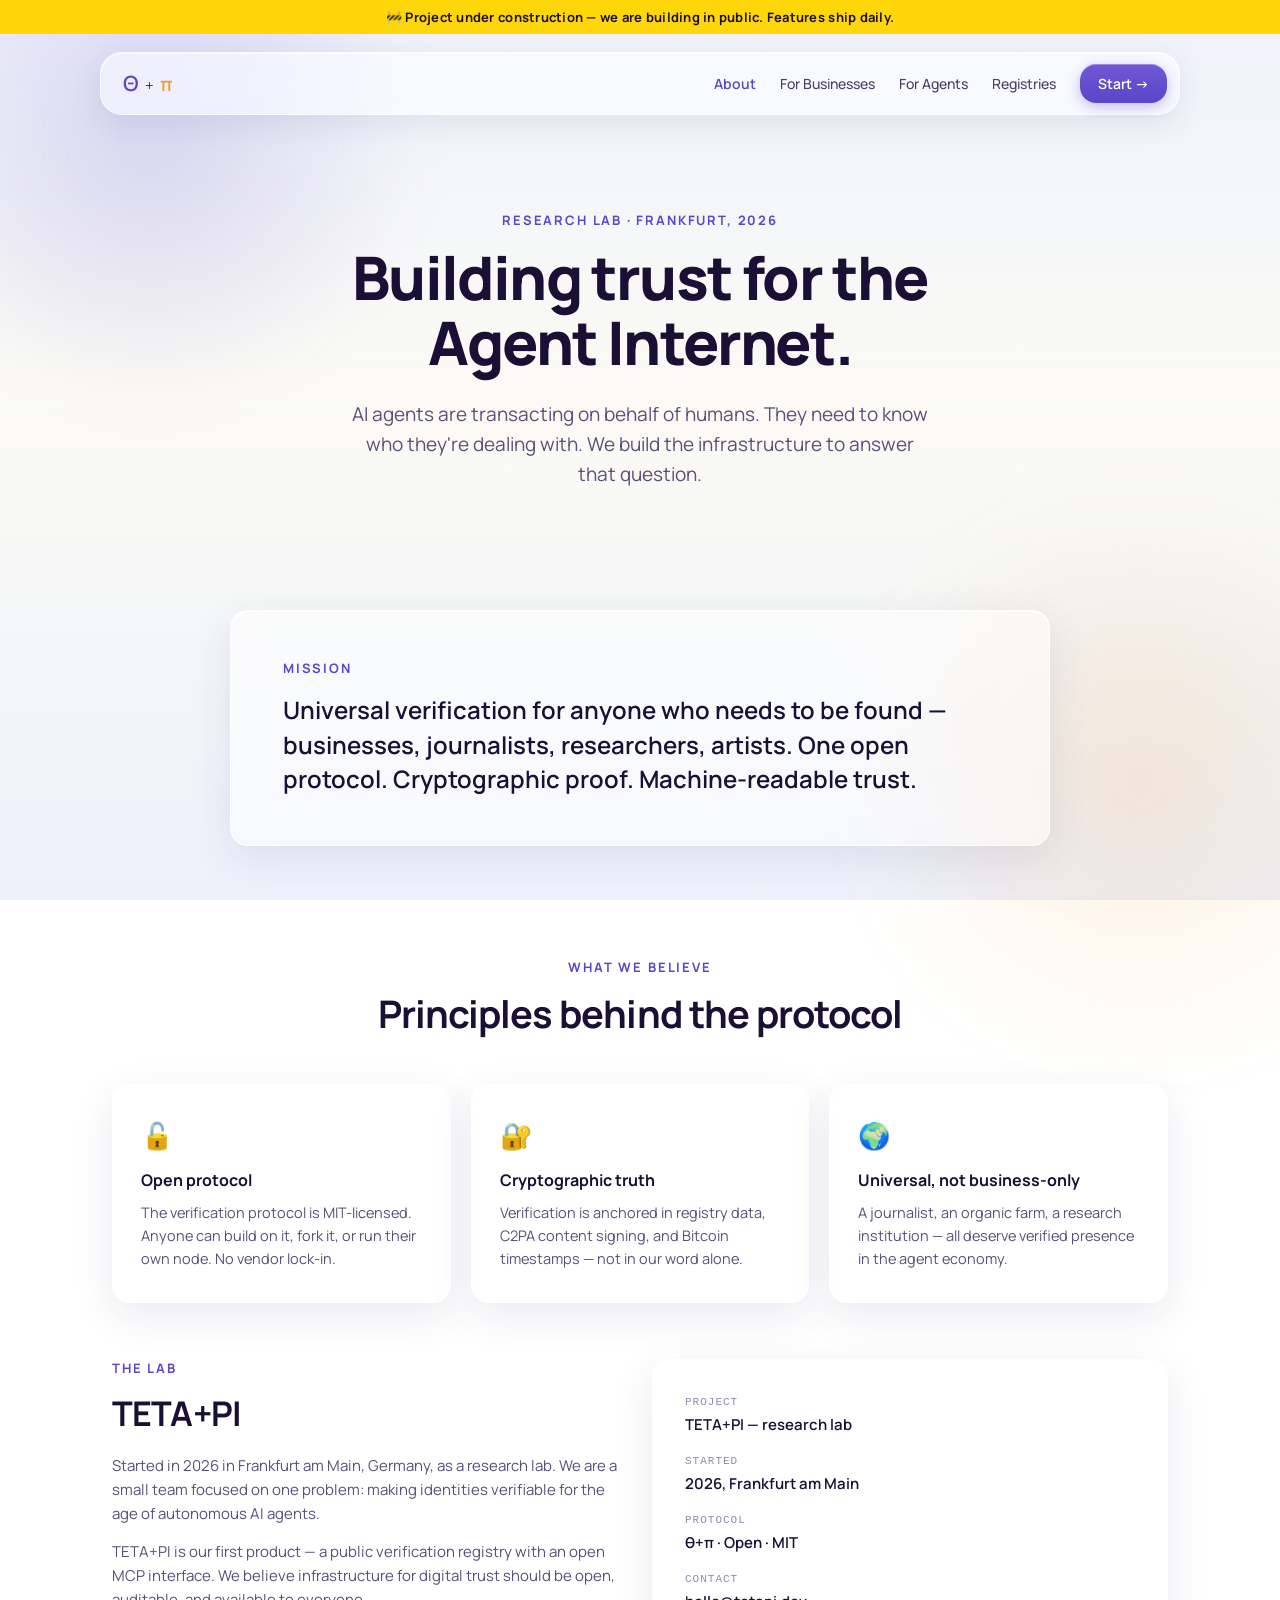
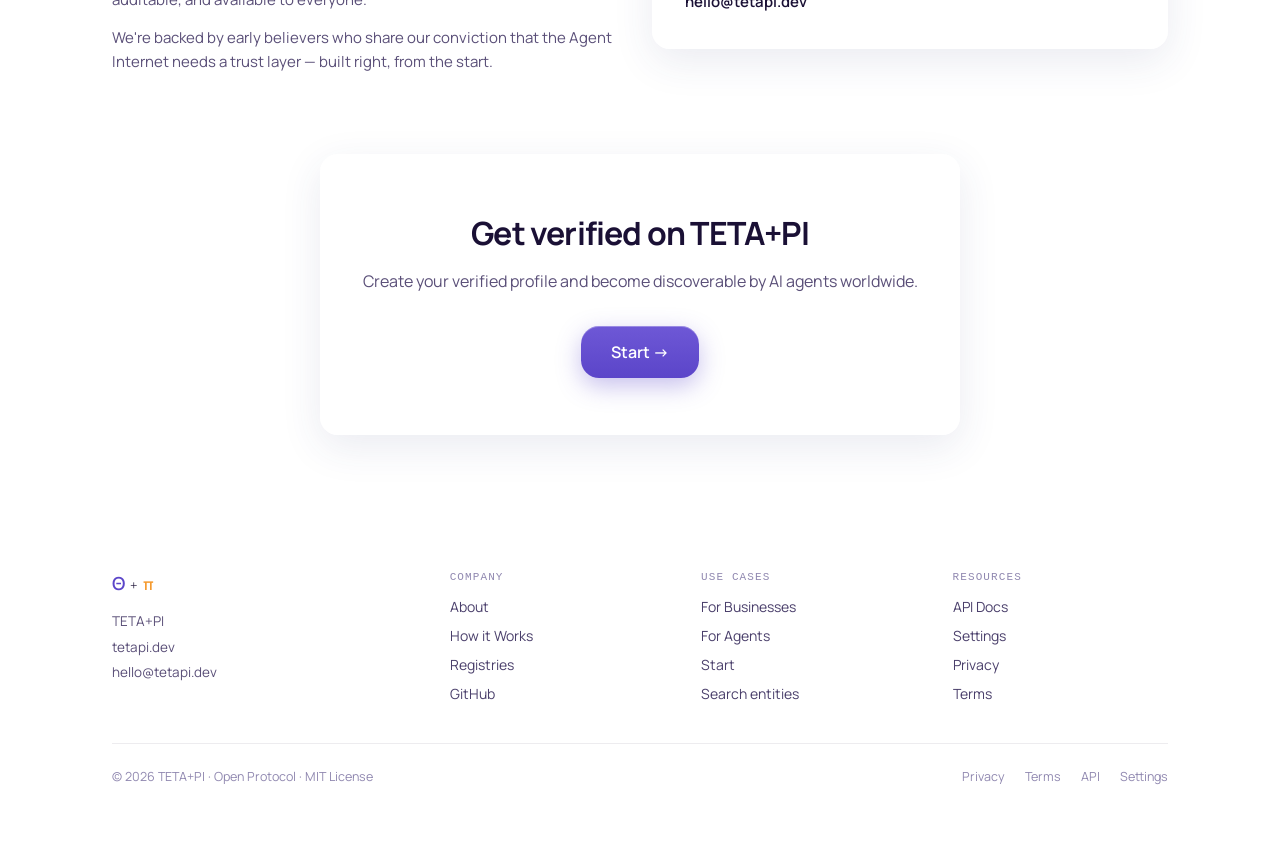
<file: landing/about.html>
<!DOCTYPE html>
<html lang="en">
<head>
<meta charset="utf-8">
<meta name="viewport" content="width=device-width, initial-scale=1">
<title>About — TETA+PI</title>
<meta name="description" content="TETA+PI is a research lab building the verification layer for the Agent Internet. Universal trust for businesses, journalists, and artists.">
<link rel="canonical" href="https://tetapi.dev/about.html">
<meta name="robots" content="index, follow">
<meta property="og:type" content="website">
<meta property="og:url" content="https://tetapi.dev/about.html">
<meta property="og:title" content="About — TETA+PI">
<meta property="og:description" content="TETA+PI is a research lab building the verification layer for the Agent Internet. Universal trust for businesses, journalists, and artists.">
<meta property="og:image" content="https://tetapi.dev/og-image.png">
<meta property="og:site_name" content="TETA+PI">
<meta name="twitter:card" content="summary_large_image">
<meta name="twitter:title" content="About — TETA+PI">
<meta name="twitter:description" content="TETA+PI is a research lab building the verification layer for the Agent Internet.">
<meta name="twitter:image" content="https://tetapi.dev/og-image.png">
<script type="application/ld+json">
{"@context":"https://schema.org","@type":"AboutPage","name":"About TETA+PI","url":"https://tetapi.dev/about.html","description":"TETA+PI is a research lab building the verification layer for the Agent Internet.","publisher":{"@type":"Organization","name":"TETA+PI","url":"https://tetapi.dev","foundingDate":"2026","address":{"@type":"PostalAddress","addressLocality":"Frankfurt am Main","addressCountry":"DE"}}}
</script>
<link rel="preconnect" href="https://fonts.googleapis.com">
<link rel="preconnect" href="https://fonts.gstatic.com" crossorigin>
<link href="https://fonts.googleapis.com/css2?family=Manrope:wght@400;500;600;700;800&display=swap" rel="stylesheet">
<style>
html,body{margin:0;padding:0;background:linear-gradient(180deg,#EEF2FC 0%,#FBFAF4 45%,#EDF1FB 100%);background-attachment:fixed}
body{-webkit-font-smoothing:antialiased;font-family:'Manrope','Trebuchet MS','Segoe UI',sans-serif;color:#1A1035}
*,*::before,*::after{box-sizing:border-box}
::selection{background:rgba(91,69,201,.20)}
a{color:inherit;text-decoration:none}
@keyframes floatA{0%,100%{transform:translate(0,0) scale(1)}50%{transform:translate(40px,-30px) scale(1.08)}}
@keyframes floatB{0%,100%{transform:translate(0,0) scale(1)}50%{transform:translate(-50px,40px) scale(1.12)}}
[data-reveal]{opacity:0;transform:translateY(20px);transition:opacity .5s ease-out,transform .5s ease-out}
[data-reveal].in{opacity:1;transform:none}
@media(prefers-reduced-motion:reduce){[data-reveal]{opacity:1!important;transform:none!important;transition:none!important}}
.nav{position:sticky;top:18px;z-index:40;margin:18px auto 0;max-width:1120px;padding:0 20px}
.nav-inner{display:flex;align-items:center;justify-content:space-between;gap:18px;padding:11px 12px 11px 22px;border-radius:22px;background:rgba(255,255,255,.55);border:1px solid rgba(255,255,255,.7);box-shadow:0 8px 30px rgba(45,55,120,.10),inset 0 1px 0 rgba(255,255,255,.8);backdrop-filter:blur(20px) saturate(180%);-webkit-backdrop-filter:blur(20px) saturate(180%)}
.nav-logo{display:flex;align-items:baseline;gap:6px}
.nav-logo .theta{font-size:21px;font-weight:600;color:#5B45C9;line-height:1;letter-spacing:-.5px}
.nav-logo .plus{font-size:15px;font-weight:300;color:#1A1035;line-height:1}
.nav-logo .pi{font-size:19px;font-weight:600;color:#F59A2E;line-height:1}
.nav-links{display:flex;align-items:center;gap:24px}
.nav-links a{font-size:14px;color:#4A3F6B;font-weight:500}
.nav-links a:hover{color:#5B45C9}
.nav-cta,.nav-links a.nav-cta{font-size:14px;font-weight:600;color:#fff;background:linear-gradient(180deg,#6E58D6,#5B45C9);padding:10px 18px;border-radius:16px;box-shadow:0 4px 14px rgba(91,69,201,.34),inset 0 1px 0 rgba(255,255,255,.3)}
.nav-hamburger{display:none;flex-direction:column;gap:5px;cursor:pointer;padding:6px;background:none;border:none}
.nav-hamburger span{width:22px;height:1.5px;background:#1A1035;display:block}
.mobile-menu{display:none;position:fixed;inset:0;z-index:49;background:rgba(238,242,252,.97);backdrop-filter:blur(20px) saturate(140%);-webkit-backdrop-filter:blur(20px) saturate(140%);flex-direction:column;align-items:center;justify-content:center;gap:34px}
.mobile-menu.open{display:flex}
.mobile-menu a{font-size:22px;font-weight:600;color:#1A1035}
.mobile-menu .close-btn{position:absolute;top:24px;right:24px;font-size:28px;color:#1A1035;background:none;border:none;cursor:pointer;padding:8px}
.section{max-width:1120px;margin:0 auto;padding:56px 32px}
.glass{background:rgba(255,255,255,.5);border:1px solid rgba(255,255,255,.7);box-shadow:0 12px 40px rgba(45,55,120,.10),inset 0 1px 0 rgba(255,255,255,.85);backdrop-filter:blur(20px) saturate(140%);-webkit-backdrop-filter:blur(20px) saturate(140%);border-radius:18px}
.eyebrow{font-size:13px;font-weight:700;letter-spacing:.14em;text-transform:uppercase;color:#5B45C9;margin-bottom:16px}
.btn-primary{display:inline-flex;align-items:center;height:52px;padding:0 30px;font-size:16px;font-weight:600;color:#fff;background:linear-gradient(180deg,#6E58D6,#5B45C9);border-radius:18px;box-shadow:0 8px 24px rgba(91,69,201,.34),inset 0 1px 0 rgba(255,255,255,.3)}
.grid-3{display:grid;grid-template-columns:repeat(3,1fr);gap:16px}
.grid-2{display:grid;grid-template-columns:repeat(2,1fr);gap:24px}
.grid-foot{display:grid;grid-template-columns:1.4fr 1fr 1fr 1fr;gap:36px}
@media(max-width:900px){.grid-3{grid-template-columns:repeat(2,1fr)}.grid-2{grid-template-columns:1fr}}
@media(max-width:640px){
  .nav-links{display:none}
  .nav-hamburger{display:flex}
  .grid-3{grid-template-columns:1fr}
  .grid-foot{grid-template-columns:1fr 1fr}
  .section{padding:48px 20px}
}
</style>
</head>
<body>
<div style="position:relative;z-index:50;display:flex;align-items:center;justify-content:center;gap:8px;padding:8px 16px;background:#FFD60A;color:#1A1035;font-size:13px;font-weight:700;letter-spacing:.02em;text-align:center">🚧 Project under construction — we are building in public. Features ship daily.</div>

<div style="position:fixed;top:-140px;left:-130px;width:560px;height:560px;border-radius:50%;background:radial-gradient(circle,rgba(91,69,201,.18),transparent 68%);filter:blur(32px);animation:floatA 26s ease-in-out infinite;pointer-events:none;z-index:0"></div>
<div style="position:fixed;bottom:-180px;right:-160px;width:600px;height:600px;border-radius:50%;background:radial-gradient(circle,rgba(245,154,46,.16),transparent 68%);filter:blur(36px);animation:floatB 30s ease-in-out infinite;pointer-events:none;z-index:0"></div>

<div style="position:relative;z-index:1">

<nav class="nav">
  <div class="nav-inner">
    <a href="/" class="nav-logo">
      <span class="theta">Θ</span>
      <span class="plus">+</span>
      <span class="pi">π</span>
    </a>
    <div class="nav-links">
      <a href="https://tetapi.dev/about.html" style="color:#5B45C9;font-weight:600">About</a>
      <a href="https://tetapi.dev/for-businesses.html">For Businesses</a>
      <a href="https://tetapi.dev/for-agents.html">For Agents</a>
      <a href="https://tetapi.dev/registries.html">Registries</a>
      <a href="https://app.tetapi.dev/claim" class="nav-cta">Start →</a>
    </div>
    <button class="nav-hamburger" onclick="document.getElementById('mobile-menu').classList.add('open')" aria-label="Menu">
      <span></span><span></span><span></span>
    </button>
  </div>
</nav>

<div class="mobile-menu" id="mobile-menu">
  <button class="close-btn" onclick="document.getElementById('mobile-menu').classList.remove('open')">×</button>
  <a href="https://tetapi.dev/about.html" onclick="document.getElementById('mobile-menu').classList.remove('open')">About</a>
  <a href="https://tetapi.dev/for-businesses.html" onclick="document.getElementById('mobile-menu').classList.remove('open')">For Businesses</a>
  <a href="https://tetapi.dev/for-agents.html" onclick="document.getElementById('mobile-menu').classList.remove('open')">For Agents</a>
  <a href="https://tetapi.dev/registries.html" onclick="document.getElementById('mobile-menu').classList.remove('open')">Registries</a>
  <a href="https://app.tetapi.dev/claim" style="font-size:16px;font-weight:600;color:#fff;background:linear-gradient(180deg,#6E58D6,#5B45C9);padding:14px 30px;border-radius:16px">Start →</a>
</div>

<!-- HERO -->
<section class="section" style="padding-top:96px;padding-bottom:80px;text-align:center">
  <div class="eyebrow" data-reveal>Research lab · Frankfurt, 2026</div>
  <h1 data-reveal style="font-size:clamp(34px,5vw,60px);font-weight:800;letter-spacing:-.03em;line-height:1.08;margin:0 auto 24px;max-width:780px;text-wrap:balance">
    Building trust for the<br>Agent Internet.
  </h1>
  <p data-reveal style="font-size:clamp(16px,2vw,19px);color:#5A4F78;max-width:580px;margin:0 auto 40px;line-height:1.6">
    AI agents are transacting on behalf of humans. They need to know who they're dealing with. We build the infrastructure to answer that question.
  </p>
</section>

<!-- MISSION -->
<section class="section" style="padding-top:0">
  <div class="glass" style="padding:48px 52px;max-width:820px;margin:0 auto" data-reveal>
    <div class="eyebrow">Mission</div>
    <p style="font-size:clamp(18px,2.2vw,24px);font-weight:600;line-height:1.45;margin:0;color:#1A1035">
      Universal verification for anyone who needs to be found — businesses, journalists, researchers, artists. One open protocol. Cryptographic proof. Machine-readable trust.
    </p>
  </div>
</section>

<!-- VALUES -->
<section class="section">
  <div style="text-align:center;margin-bottom:48px" data-reveal>
    <div class="eyebrow">What we believe</div>
    <h2 style="font-size:clamp(26px,3.5vw,38px);font-weight:700;letter-spacing:-.025em;margin:0;line-height:1.15">Principles behind the protocol</h2>
  </div>
  <div class="grid-3" style="gap:20px">
    <div class="glass" style="padding:32px 28px" data-reveal>
      <div style="font-size:26px;margin-bottom:16px">🔓</div>
      <div style="font-size:16px;font-weight:700;margin-bottom:10px">Open protocol</div>
      <div style="font-size:14.5px;color:#5A4F78;line-height:1.6">The verification protocol is MIT-licensed. Anyone can build on it, fork it, or run their own node. No vendor lock-in.</div>
    </div>
    <div class="glass" style="padding:32px 28px" data-reveal>
      <div style="font-size:26px;margin-bottom:16px">🔐</div>
      <div style="font-size:16px;font-weight:700;margin-bottom:10px">Cryptographic truth</div>
      <div style="font-size:14.5px;color:#5A4F78;line-height:1.6">Verification is anchored in registry data, C2PA content signing, and Bitcoin timestamps — not in our word alone.</div>
    </div>
    <div class="glass" style="padding:32px 28px" data-reveal>
      <div style="font-size:26px;margin-bottom:16px">🌍</div>
      <div style="font-size:16px;font-weight:700;margin-bottom:10px">Universal, not business-only</div>
      <div style="font-size:14.5px;color:#5A4F78;line-height:1.6">A journalist, an organic farm, a research institution — all deserve verified presence in the agent economy.</div>
    </div>
  </div>
</section>

<!-- COMPANY -->
<section class="section" style="padding-top:0;padding-bottom:80px">
  <div class="grid-2" style="align-items:start">
    <div data-reveal>
      <div class="eyebrow">The lab</div>
      <h2 style="font-size:clamp(22px,3vw,34px);font-weight:700;letter-spacing:-.025em;margin:0 0 20px;line-height:1.2">TETA+PI</h2>
      <div style="display:flex;flex-direction:column;gap:14px">
        <div style="font-size:15px;color:#5A4F78;line-height:1.6">Started in 2026 in Frankfurt am Main, Germany, as a research lab. We are a small team focused on one problem: making identities verifiable for the age of autonomous AI agents.</div>
        <div style="font-size:15px;color:#5A4F78;line-height:1.6">TETA+PI is our first product — a public verification registry with an open MCP interface. We believe infrastructure for digital trust should be open, auditable, and available to everyone.</div>
        <div style="font-size:15px;color:#5A4F78;line-height:1.6">We're backed by early believers who share our conviction that the Agent Internet needs a trust layer — built right, from the start.</div>
      </div>
    </div>
    <div class="glass" style="padding:36px 32px" data-reveal>
      <div style="display:flex;flex-direction:column;gap:20px">
        <div>
          <div style="font-size:11px;font-family:ui-monospace,monospace;letter-spacing:1px;text-transform:uppercase;color:#9088B0;margin-bottom:6px">Project</div>
          <div style="font-size:15px;font-weight:600">TETA+PI — research lab</div>
        </div>
        <div>
          <div style="font-size:11px;font-family:ui-monospace,monospace;letter-spacing:1px;text-transform:uppercase;color:#9088B0;margin-bottom:6px">Started</div>
          <div style="font-size:15px;font-weight:600">2026, Frankfurt am Main</div>
        </div>
        <div>
          <div style="font-size:11px;font-family:ui-monospace,monospace;letter-spacing:1px;text-transform:uppercase;color:#9088B0;margin-bottom:6px">Protocol</div>
          <div style="font-size:15px;font-weight:600">θ+π · Open · MIT</div>
        </div>
        <div>
          <div style="font-size:11px;font-family:ui-monospace,monospace;letter-spacing:1px;text-transform:uppercase;color:#9088B0;margin-bottom:6px">Contact</div>
          <div style="font-size:15px;font-weight:600">hello&#64;tetapi.dev</div>
        </div>
      </div>
    </div>
  </div>
</section>

<!-- CTA -->
<section class="section" style="padding-top:0;padding-bottom:96px;text-align:center" data-reveal>
  <div class="glass" style="padding:56px 40px;max-width:640px;margin:0 auto">
    <h2 style="font-size:clamp(22px,3vw,32px);font-weight:700;letter-spacing:-.025em;margin:0 0 14px">Get verified on TETA+PI</h2>
    <p style="font-size:16px;color:#5A4F78;margin:0 0 32px;line-height:1.55">Create your verified profile and become discoverable by AI agents worldwide.</p>
    <a href="https://app.tetapi.dev/claim" class="btn-primary">Start →</a>
  </div>
</section>

<!-- FOOTER -->
<footer style="max-width:1120px;margin:0 auto;padding:40px 32px 60px">
  <div class="grid-foot" style="margin-bottom:40px">
    <div>
      <div style="display:flex;align-items:baseline;gap:5px;margin-bottom:14px">
        <span style="font-size:18px;font-weight:600;color:#5B45C9">Θ</span>
        <span style="font-size:13px;font-weight:300">+</span>
        <span style="font-size:16px;font-weight:600;color:#F59A2E">π</span>
      </div>
      <div style="font-size:13.5px;color:#5A4F78;line-height:1.9">TETA+PI<br>tetapi.dev<br>hello&#64;tetapi.dev</div>
    </div>
    <div>
      <div style="font-family:ui-monospace,'SF Mono','Menlo',monospace;font-size:11px;letter-spacing:1.1px;text-transform:uppercase;color:#9088B0;margin-bottom:14px">Company</div>
      <div style="display:flex;flex-direction:column;gap:10px">
        <a href="https://tetapi.dev/about.html" style="font-size:14px;color:#4A3F6B">About</a>
        <a href="https://tetapi.dev/how-it-works.html" style="font-size:14px;color:#4A3F6B">How it Works</a>
        <a href="https://tetapi.dev/registries.html" style="font-size:14px;color:#4A3F6B">Registries</a>
        <a href="https://github.com/teta-pi" target="_blank" rel="noopener" style="font-size:14px;color:#4A3F6B">GitHub</a>
      </div>
    </div>
    <div>
      <div style="font-family:ui-monospace,'SF Mono','Menlo',monospace;font-size:11px;letter-spacing:1.1px;text-transform:uppercase;color:#9088B0;margin-bottom:14px">Use Cases</div>
      <div style="display:flex;flex-direction:column;gap:10px">
        <a href="https://tetapi.dev/for-businesses.html" style="font-size:14px;color:#4A3F6B">For Businesses</a>
        <a href="https://tetapi.dev/for-agents.html" style="font-size:14px;color:#4A3F6B">For Agents</a>
        <a href="https://app.tetapi.dev/claim" style="font-size:14px;color:#4A3F6B">Start</a>
        <a href="https://app.tetapi.dev" style="font-size:14px;color:#4A3F6B">Search entities</a>
      </div>
    </div>
    <div>
      <div style="font-family:ui-monospace,'SF Mono','Menlo',monospace;font-size:11px;letter-spacing:1.1px;text-transform:uppercase;color:#9088B0;margin-bottom:14px">Resources</div>
      <div style="display:flex;flex-direction:column;gap:10px">
        <a href="https://api.tetapi.dev/docs" style="font-size:14px;color:#4A3F6B">API Docs</a>
        <a href="https://app.tetapi.dev/settings" style="font-size:14px;color:#4A3F6B">Settings</a>
        <a href="https://tetapi.dev/privacy.html" style="font-size:14px;color:#4A3F6B">Privacy</a>
        <a href="https://tetapi.dev/terms.html" style="font-size:14px;color:#4A3F6B">Terms</a>
      </div>
    </div>
  </div>
  <div style="display:flex;align-items:center;justify-content:space-between;gap:16px;flex-wrap:wrap;padding-top:24px;border-top:1px solid rgba(26,16,53,.08)">
    <div style="font-size:12.5px;color:#9088B0">© 2026 TETA+PI · Open Protocol · MIT License</div>
    <div style="display:flex;gap:20px">
      <a href="https://tetapi.dev/privacy.html" style="font-size:12.5px;color:#9088B0">Privacy</a>
      <a href="https://tetapi.dev/terms.html" style="font-size:12.5px;color:#9088B0">Terms</a>
      <a href="https://api.tetapi.dev/docs" style="font-size:12.5px;color:#9088B0">API</a>
      <a href="https://app.tetapi.dev/settings" style="font-size:12.5px;color:#9088B0">Settings</a>
    </div>
  </div>
</footer>

</div>

<script>
if (!window.matchMedia('(prefers-reduced-motion: reduce)').matches && 'IntersectionObserver' in window) {
  const io = new IntersectionObserver((e) => {
    e.forEach(x => { if (x.isIntersecting) { x.target.classList.add('in'); io.unobserve(x.target); } });
  }, { threshold: 0.12, rootMargin: '0px 0px -40px 0px' });
  document.querySelectorAll('[data-reveal]').forEach(el => io.observe(el));
}
</script>
<script data-goatcounter="https://stats.tetapi.dev/count" async src="https://stats.tetapi.dev/count.js"></script>
</body>
</html>
</file>
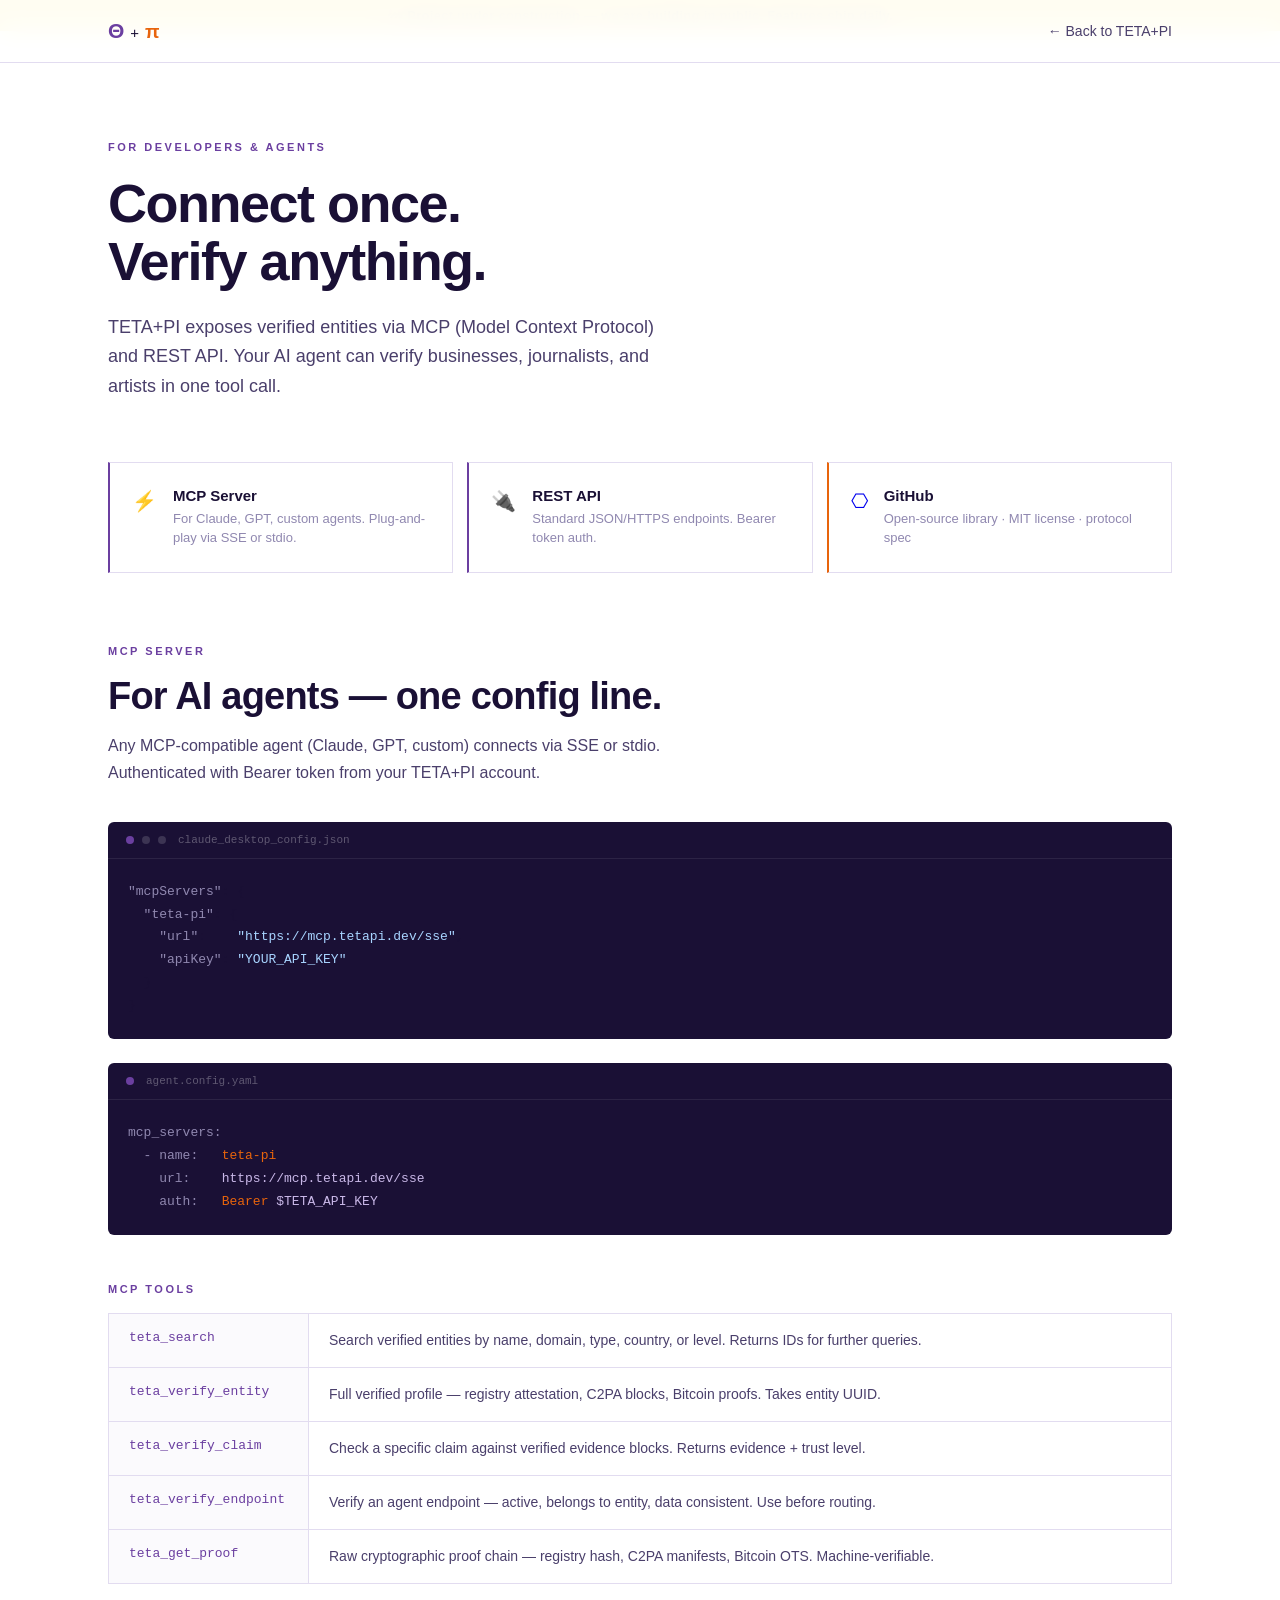
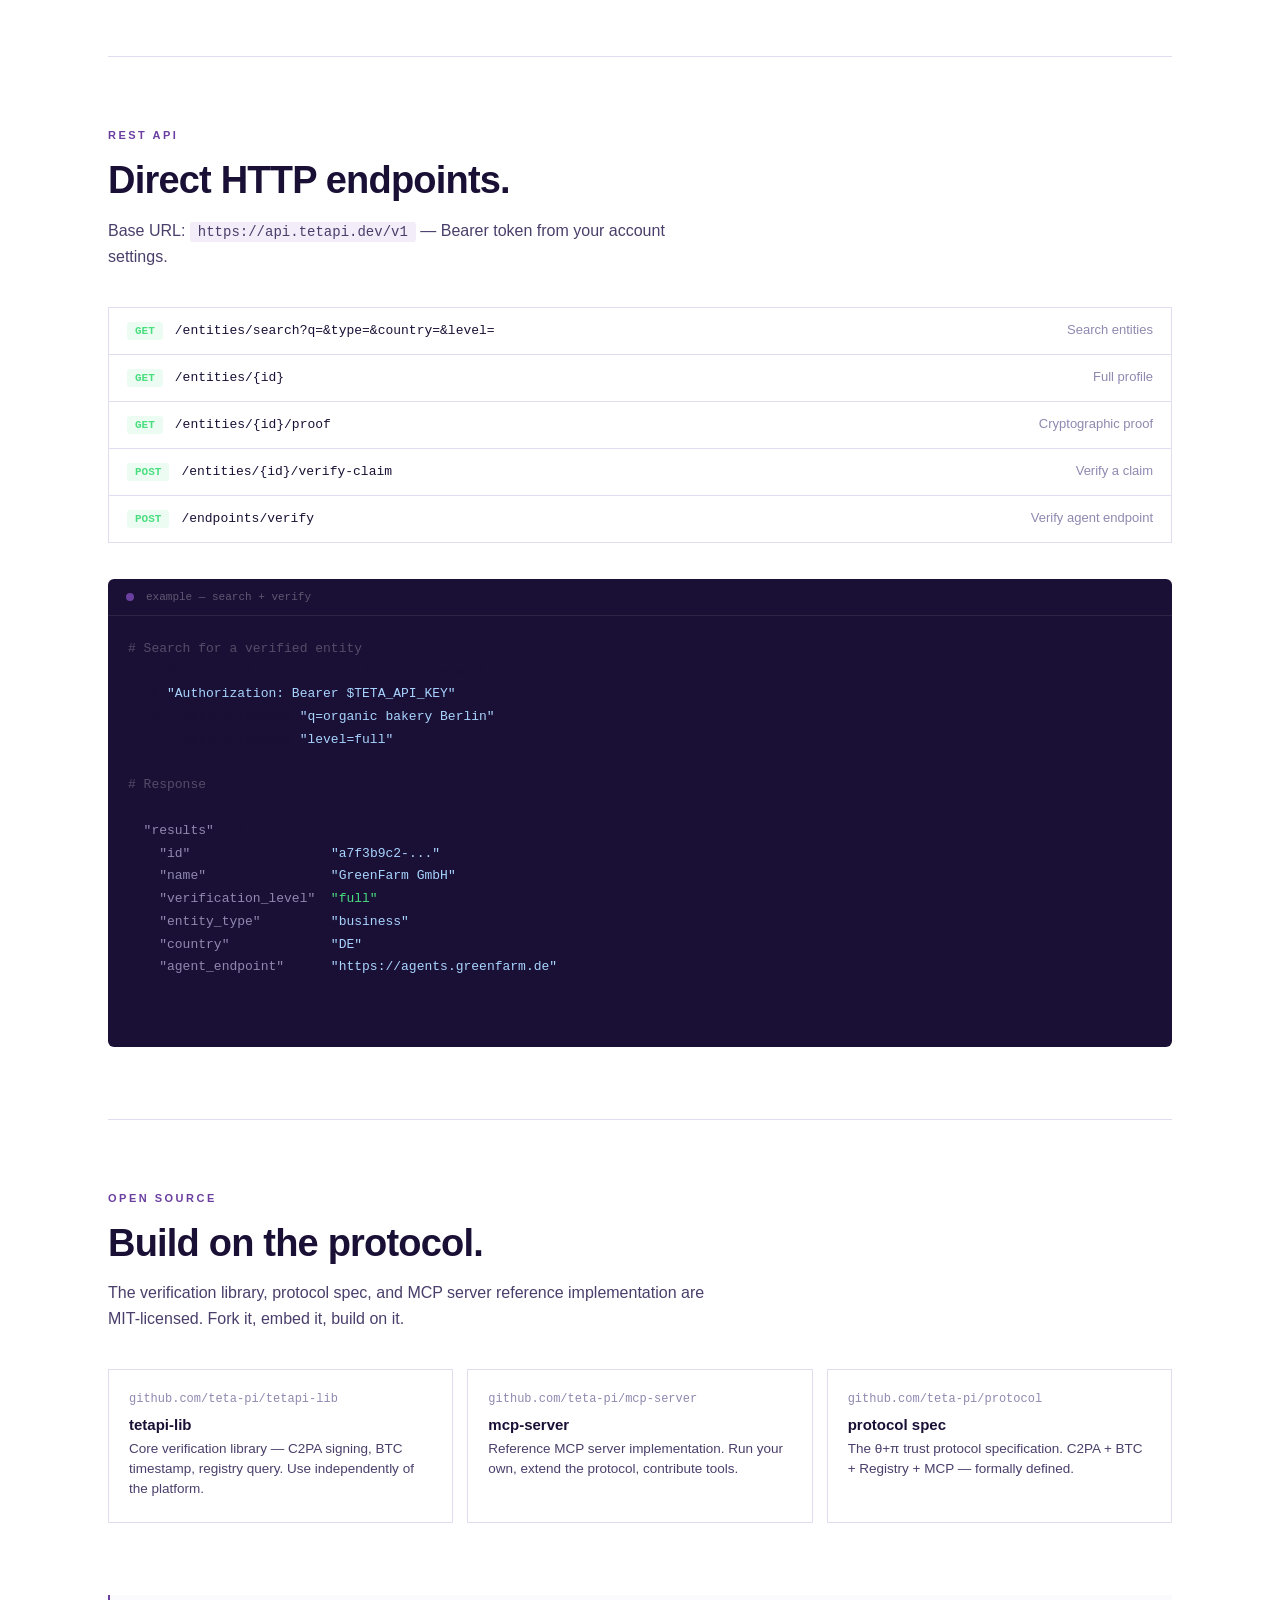
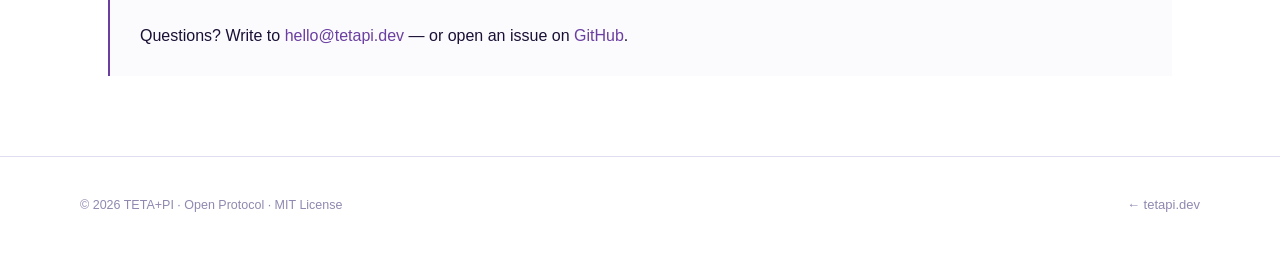
<file: landing/developers.html>
<!DOCTYPE html>
<html lang="en">
<head>
<meta charset="utf-8">
<meta name="viewport" content="width=device-width, initial-scale=1">
<title>For Developers — TETA+PI</title>
<meta name="description" content="Integrate TETA+PI into your AI agent in minutes. MCP server, REST API, open-source library. One connection — all verified entities.">
<link rel="canonical" href="https://tetapi.dev/developers.html">
<meta name="robots" content="index, follow">
<meta property="og:type" content="website">
<meta property="og:title" content="For Developers — TETA+PI">
<meta property="og:description" content="MCP server · REST API · Open-source library. Connect your agent to the verification layer.">
<meta property="og:url" content="https://tetapi.dev/developers.html">
<meta property="og:image" content="https://tetapi.dev/og-image.png">
<meta property="og:site_name" content="TETA+PI">
<meta name="twitter:card" content="summary_large_image">
<meta name="twitter:title" content="For Developers — TETA+PI">
<meta name="twitter:description" content="MCP server · REST API · Open-source library. Connect your agent to the verification layer.">
<meta name="twitter:image" content="https://tetapi.dev/og-image.png">
<script type="application/ld+json">
{
  "@context": "https://schema.org",
  "@type": "TechArticle",
  "name": "TETA+PI Developer Documentation",
  "description": "MCP server, REST API, and open-source library for integrating TETA+PI verification into AI agents.",
  "url": "https://tetapi.dev/developers.html",
  "publisher": { "@type": "Organization", "name": "TETA+PI", "url": "https://tetapi.dev" },
  "about": { "@type": "SoftwareApplication", "name": "TETA+PI MCP Server", "applicationCategory": "DeveloperApplication" }
}
</script>
<style>
  *, *::before, *::after { box-sizing: border-box; }
  html, body { margin: 0; padding: 0; background: #ffffff; }
  body { -webkit-font-smoothing: antialiased; font-family: 'Trebuchet MS','Segoe UI','Helvetica Neue',sans-serif; color: #1A1035; }

  nav {
    position: fixed; top: 0; left: 0; right: 0; z-index: 50;
    background: rgba(255,255,255,0.95); backdrop-filter: blur(12px);
    border-bottom: 1px solid #E2DCF0;
  }
  .nav-inner { max-width: 1120px; margin: 0 auto; padding: 0 28px; height: 62px; display: flex; align-items: center; justify-content: space-between; }
  .logo { display: flex; align-items: baseline; gap: 6px; text-decoration: none; }
  .logo-t { font-size: 21px; font-weight: 600; color: #6B3FA0; }
  .logo-plus { font-size: 15px; font-weight: 300; color: #1A1035; }
  .logo-pi { font-size: 19px; font-weight: 600; color: #E8640C; }
  .nav-back { font-size: 14px; color: #4A3F6B; text-decoration: none; transition: color .15s; }
  .nav-back:hover { color: #6B3FA0; }

  main { max-width: 1120px; margin: 0 auto; padding: 110px 28px 80px; }

  .badge { font-size: 11px; font-weight: 700; letter-spacing: 2.5px; text-transform: uppercase; color: #6B3FA0; margin-bottom: 22px; }
  h1 { font-size: clamp(32px,5vw,54px); font-weight: 700; letter-spacing: -1.5px; line-height: 1.07; color: #1A1035; margin: 0 0 22px; }
  .sub { font-size: 18px; color: #4A3F6B; line-height: 1.65; margin: 0 0 60px; max-width: 580px; }

  /* Quick links */
  .quick-grid { display: grid; grid-template-columns: repeat(auto-fit, minmax(240px, 1fr)); gap: 14px; margin-bottom: 72px; }
  .quick-card {
    display: flex; align-items: flex-start; gap: 16px;
    padding: 24px 22px; border: 1px solid #E2DCF0; border-left: 2px solid #6B3FA0;
    text-decoration: none; background: #fff; transition: border-color .15s, background .15s;
  }
  .quick-card:hover { border-color: #C9B8E8; background: rgba(107,63,160,0.025); }
  .quick-icon { font-size: 20px; flex: none; margin-top: 2px; }
  .quick-title { font-size: 15px; font-weight: 600; color: #1A1035; margin: 0 0 5px; }
  .quick-desc { font-size: 13px; color: #9088B0; line-height: 1.5; margin: 0; }

  /* Section */
  .section { margin-bottom: 72px; }
  .section-label { font-size: 11px; font-weight: 700; letter-spacing: 2.5px; text-transform: uppercase; color: #6B3FA0; margin-bottom: 18px; }
  h2 { font-size: clamp(24px,3.5vw,38px); font-weight: 700; letter-spacing: -0.8px; line-height: 1.12; color: #1A1035; margin: 0 0 16px; }
  .section-sub { font-size: 16px; color: #4A3F6B; line-height: 1.65; margin: 0 0 36px; max-width: 600px; }

  /* Code block */
  .code-block { background: #1A1035; border-radius: 6px; overflow: hidden; margin-bottom: 24px; }
  .code-header { padding: 12px 18px; border-bottom: 1px solid rgba(255,255,255,0.08); display: flex; align-items: center; gap: 8px; }
  .code-dot { width: 8px; height: 8px; border-radius: 50%; }
  .code-filename { font-family: ui-monospace,'SF Mono','Menlo',monospace; font-size: 11px; color: rgba(255,255,255,0.3); margin-left: 4px; }
  pre { margin: 0; padding: 22px 20px; font-family: ui-monospace,'SF Mono','Menlo',monospace; font-size: 13px; line-height: 1.75; overflow-x: auto; }
  .c-k { color: #9088B0; }
  .c-v { color: #C9B8E8; }
  .c-s { color: #A8D4FF; }
  .c-o { color: #E8640C; }
  .c-g { color: #4ADE80; }
  .c-cm { color: rgba(255,255,255,0.25); }

  /* Tools table */
  .tools-grid { display: flex; flex-direction: column; gap: 0; border: 1px solid #E2DCF0; }
  .tool-row { display: grid; grid-template-columns: 200px 1fr; gap: 0; border-bottom: 1px solid #E2DCF0; }
  .tool-row:last-child { border-bottom: none; }
  .tool-name { font-family: ui-monospace,'SF Mono','Menlo',monospace; font-size: 13px; color: #6B3FA0; padding: 16px 20px; background: rgba(107,63,160,0.025); border-right: 1px solid #E2DCF0; }
  .tool-desc { font-size: 14px; color: #4A3F6B; padding: 16px 20px; line-height: 1.5; }
  @media (max-width: 600px) {
    .tool-row { grid-template-columns: 1fr; }
    .tool-name { border-right: none; border-bottom: 1px solid #E2DCF0; }
  }

  /* REST endpoints */
  .endpoint { display: flex; align-items: baseline; gap: 12px; padding: 14px 18px; border-bottom: 1px solid #E2DCF0; }
  .endpoint:last-child { border-bottom: none; }
  .method { font-family: ui-monospace,'SF Mono','Menlo',monospace; font-size: 11px; font-weight: 700; color: #4ADE80; background: rgba(74,222,128,0.1); padding: 3px 8px; border-radius: 3px; flex: none; }
  .path { font-family: ui-monospace,'SF Mono','Menlo',monospace; font-size: 13px; color: #1A1035; }
  .ep-desc { font-size: 13px; color: #9088B0; margin-left: auto; }
  @media (max-width: 600px) { .ep-desc { display: none; } }

  /* Divider */
  hr { border: none; border-top: 1px solid #E2DCF0; margin: 0 0 72px; }

  footer { border-top: 1px solid #E2DCF0; padding: 40px 28px; }
  .footer-inner { max-width: 1120px; margin: 0 auto; display: flex; align-items: center; justify-content: space-between; flex-wrap: wrap; gap: 16px; }
  .footer-copy { font-size: 12.5px; color: #9088B0; }
</style>
</head>
<body>
<div style="position:relative;z-index:50;display:flex;align-items:center;justify-content:center;gap:8px;padding:8px 16px;background:#FFD60A;color:#1A1035;font-size:13px;font-weight:700;letter-spacing:.02em;text-align:center">🚧 Project under construction — we are building in public. Features ship daily.</div>

<nav>
  <div class="nav-inner">
    <a href="index.html" class="logo">
      <span class="logo-t">Θ</span>
      <span class="logo-plus">+</span>
      <span class="logo-pi">π</span>
    </a>
    <a href="index.html" class="nav-back">← Back to TETA+PI</a>
  </div>
</nav>

<main>
  <div class="badge">For developers & agents</div>
  <h1>Connect once.<br>Verify anything.</h1>
  <p class="sub">TETA+PI exposes verified entities via MCP (Model Context Protocol) and REST API. Your AI agent can verify businesses, journalists, and artists in one tool call.</p>

  <div class="quick-grid">
    <a href="#mcp" class="quick-card">
      <span class="quick-icon">⚡</span>
      <div>
        <div class="quick-title">MCP Server</div>
        <p class="quick-desc">For Claude, GPT, custom agents. Plug-and-play via SSE or stdio.</p>
      </div>
    </a>
    <a href="#api" class="quick-card">
      <span class="quick-icon">🔌</span>
      <div>
        <div class="quick-title">REST API</div>
        <p class="quick-desc">Standard JSON/HTTPS endpoints. Bearer token auth.</p>
      </div>
    </a>
    <a href="https://github.com/teta-pi" target="_blank" rel="noopener" class="quick-card" style="border-left-color:#E8640C;">
      <span class="quick-icon">⎔</span>
      <div>
        <div class="quick-title">GitHub</div>
        <p class="quick-desc">Open-source library · MIT license · protocol spec</p>
      </div>
    </a>
  </div>

  <!-- MCP -->
  <div class="section" id="mcp">
    <div class="section-label">MCP server</div>
    <h2>For AI agents — one config line.</h2>
    <p class="section-sub">Any MCP-compatible agent (Claude, GPT, custom) connects via SSE or stdio. Authenticated with Bearer token from your TETA+PI account.</p>

    <div class="code-block">
      <div class="code-header">
        <div class="code-dot" style="background:#6B3FA0;"></div>
        <div class="code-dot" style="background:rgba(255,255,255,0.15);"></div>
        <div class="code-dot" style="background:rgba(255,255,255,0.15);"></div>
        <span class="code-filename">claude_desktop_config.json</span>
      </div>
      <pre><span class="c-k">"mcpServers"</span>: {
  <span class="c-k">"teta-pi"</span>: {
    <span class="c-k">"url"</span>:    <span class="c-s">"https://mcp.tetapi.dev/sse"</span>,
    <span class="c-k">"apiKey"</span>: <span class="c-s">"YOUR_API_KEY"</span>
  }
}</pre>
    </div>

    <div class="code-block">
      <div class="code-header">
        <div class="code-dot" style="background:#6B3FA0;"></div>
        <span class="code-filename">agent.config.yaml</span>
      </div>
      <pre><span class="c-k">mcp_servers:</span>
  <span class="c-k">- name:</span>   <span class="c-o">teta-pi</span>
    <span class="c-k">url:</span>    <span class="c-v">https://mcp.tetapi.dev/sse</span>
    <span class="c-k">auth:</span>   <span class="c-o">Bearer</span> <span class="c-v">$TETA_API_KEY</span></pre>
    </div>

    <div class="section-label" style="margin-top:48px;">MCP tools</div>
    <div class="tools-grid">
      <div class="tool-row">
        <div class="tool-name">teta_search</div>
        <div class="tool-desc">Search verified entities by name, domain, type, country, or level. Returns IDs for further queries.</div>
      </div>
      <div class="tool-row">
        <div class="tool-name">teta_verify_entity</div>
        <div class="tool-desc">Full verified profile — registry attestation, C2PA blocks, Bitcoin proofs. Takes entity UUID.</div>
      </div>
      <div class="tool-row">
        <div class="tool-name">teta_verify_claim</div>
        <div class="tool-desc">Check a specific claim against verified evidence blocks. Returns evidence + trust level.</div>
      </div>
      <div class="tool-row">
        <div class="tool-name">teta_verify_endpoint</div>
        <div class="tool-desc">Verify an agent endpoint — active, belongs to entity, data consistent. Use before routing.</div>
      </div>
      <div class="tool-row">
        <div class="tool-name">teta_get_proof</div>
        <div class="tool-desc">Raw cryptographic proof chain — registry hash, C2PA manifests, Bitcoin OTS. Machine-verifiable.</div>
      </div>
    </div>
  </div>

  <hr>

  <!-- REST API -->
  <div class="section" id="api">
    <div class="section-label">REST API</div>
    <h2>Direct HTTP endpoints.</h2>
    <p class="section-sub">Base URL: <code style="font-family:monospace;background:#F2EDF9;padding:2px 8px;border-radius:3px;font-size:14px;">https://api.tetapi.dev/v1</code> — Bearer token from your account settings.</p>

    <div style="border:1px solid #E2DCF0; margin-bottom:36px;">
      <div class="endpoint"><span class="method">GET</span><span class="path">/entities/search?q=&type=&country=&level=</span><span class="ep-desc">Search entities</span></div>
      <div class="endpoint"><span class="method">GET</span><span class="path">/entities/{id}</span><span class="ep-desc">Full profile</span></div>
      <div class="endpoint"><span class="method">GET</span><span class="path">/entities/{id}/proof</span><span class="ep-desc">Cryptographic proof</span></div>
      <div class="endpoint"><span class="method">POST</span><span class="path">/entities/{id}/verify-claim</span><span class="ep-desc">Verify a claim</span></div>
      <div class="endpoint"><span class="method">POST</span><span class="path">/endpoints/verify</span><span class="ep-desc">Verify agent endpoint</span></div>
    </div>

    <div class="code-block">
      <div class="code-header">
        <div class="code-dot" style="background:#6B3FA0;"></div>
        <span class="code-filename">example — search + verify</span>
      </div>
      <pre><span class="c-cm"># Search for a verified entity</span>
curl https://api.tetapi.dev/v1/entities/search \
  -H <span class="c-s">"Authorization: Bearer $TETA_API_KEY"</span> \
  -G --data-urlencode <span class="c-s">"q=organic bakery Berlin"</span> \
     --data-urlencode <span class="c-s">"level=full"</span>

<span class="c-cm"># Response</span>
{
  <span class="c-k">"results"</span>: [{
    <span class="c-k">"id"</span>:                 <span class="c-s">"a7f3b9c2-..."</span>,
    <span class="c-k">"name"</span>:               <span class="c-s">"GreenFarm GmbH"</span>,
    <span class="c-k">"verification_level"</span>: <span class="c-g">"full"</span>,
    <span class="c-k">"entity_type"</span>:        <span class="c-s">"business"</span>,
    <span class="c-k">"country"</span>:            <span class="c-s">"DE"</span>,
    <span class="c-k">"agent_endpoint"</span>:     <span class="c-s">"https://agents.greenfarm.de"</span>
  }]
}</pre>
    </div>
  </div>

  <hr>

  <!-- GitHub / Open Source -->
  <div class="section">
    <div class="section-label">Open source</div>
    <h2>Build on the protocol.</h2>
    <p class="section-sub">The verification library, protocol spec, and MCP server reference implementation are MIT-licensed. Fork it, embed it, build on it.</p>

    <div style="display:grid; grid-template-columns:repeat(auto-fit,minmax(220px,1fr)); gap:14px;">
      <a href="https://github.com/teta-pi/tetapi-lib" target="_blank" rel="noopener" style="padding:22px 20px; border:1px solid #E2DCF0; text-decoration:none;">
        <div style="font-family:monospace; font-size:12px; color:#9088B0; margin-bottom:10px;">github.com/teta-pi/tetapi-lib</div>
        <div style="font-size:15px; font-weight:600; color:#1A1035; margin-bottom:6px;">tetapi-lib</div>
        <div style="font-size:13.5px; color:#4A3F6B; line-height:1.5;">Core verification library — C2PA signing, BTC timestamp, registry query. Use independently of the platform.</div>
      </a>
      <a href="https://github.com/teta-pi/mcp-server" target="_blank" rel="noopener" style="padding:22px 20px; border:1px solid #E2DCF0; text-decoration:none;">
        <div style="font-family:monospace; font-size:12px; color:#9088B0; margin-bottom:10px;">github.com/teta-pi/mcp-server</div>
        <div style="font-size:15px; font-weight:600; color:#1A1035; margin-bottom:6px;">mcp-server</div>
        <div style="font-size:13.5px; color:#4A3F6B; line-height:1.5;">Reference MCP server implementation. Run your own, extend the protocol, contribute tools.</div>
      </a>
      <a href="https://github.com/teta-pi/protocol" target="_blank" rel="noopener" style="padding:22px 20px; border:1px solid #E2DCF0; text-decoration:none;">
        <div style="font-family:monospace; font-size:12px; color:#9088B0; margin-bottom:10px;">github.com/teta-pi/protocol</div>
        <div style="font-size:15px; font-weight:600; color:#1A1035; margin-bottom:6px;">protocol spec</div>
        <div style="font-size:13.5px; color:#4A3F6B; line-height:1.5;">The θ+π trust protocol specification. C2PA + BTC + Registry + MCP — formally defined.</div>
      </a>
    </div>
  </div>

  <div style="padding:28px 30px; border-left:2px solid #6B3FA0; background:rgba(107,63,160,0.025); margin-bottom:0;">
    <p style="font-size:16px; color:#1A1035; line-height:1.6; margin:0;">Questions? Write to <a href="mailto:hello@tetapi.dev" style="color:#6B3FA0; text-decoration:none;">hello@tetapi.dev</a> — or open an issue on <a href="https://github.com/teta-pi" target="_blank" rel="noopener" style="color:#6B3FA0; text-decoration:none;">GitHub</a>.</p>
  </div>
</main>

<footer>
  <div class="footer-inner">
    <div class="footer-copy">© 2026 TETA+PI · Open Protocol · MIT License</div>
    <a href="index.html" style="font-size:13px; color:#9088B0; text-decoration:none;">← tetapi.dev</a>
  </div>
</footer>

<script data-goatcounter="https://stats.tetapi.dev/count" async src="https://stats.tetapi.dev/count.js"></script>
</body>
</html>
</file>
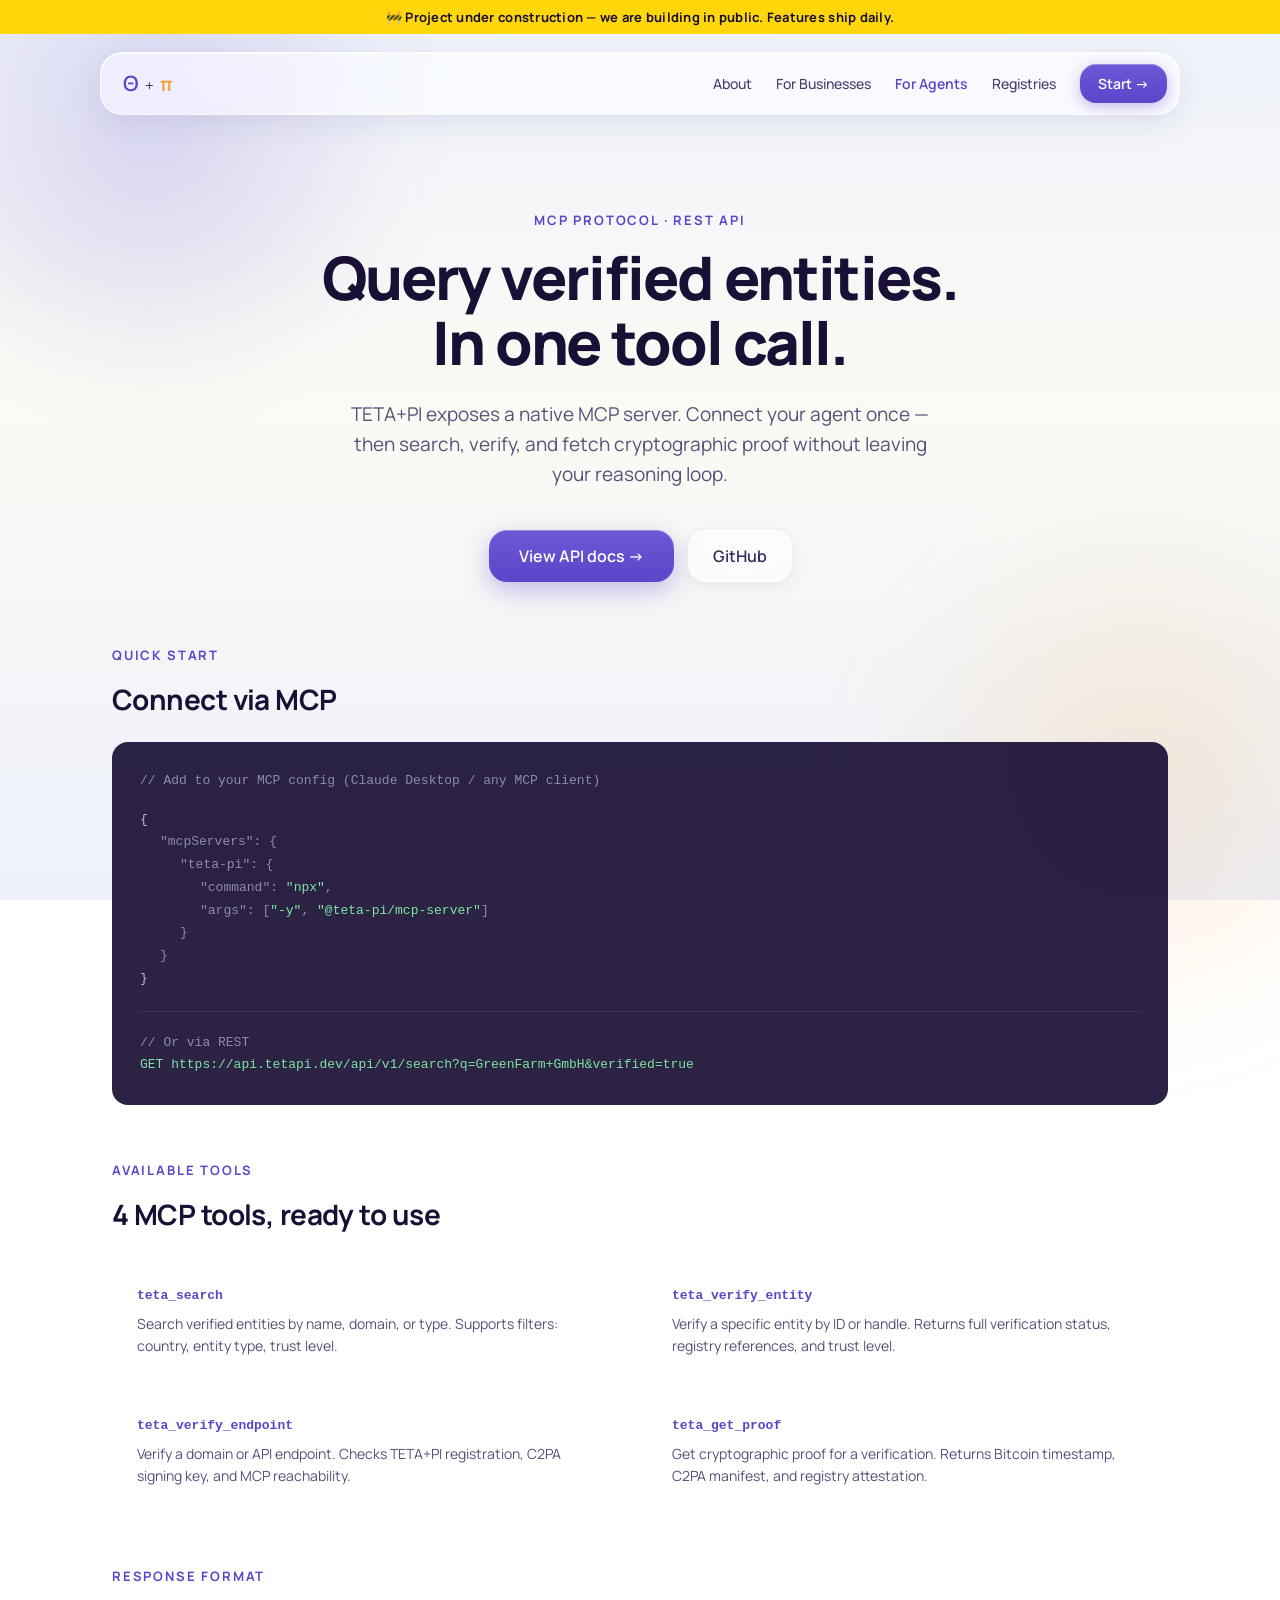
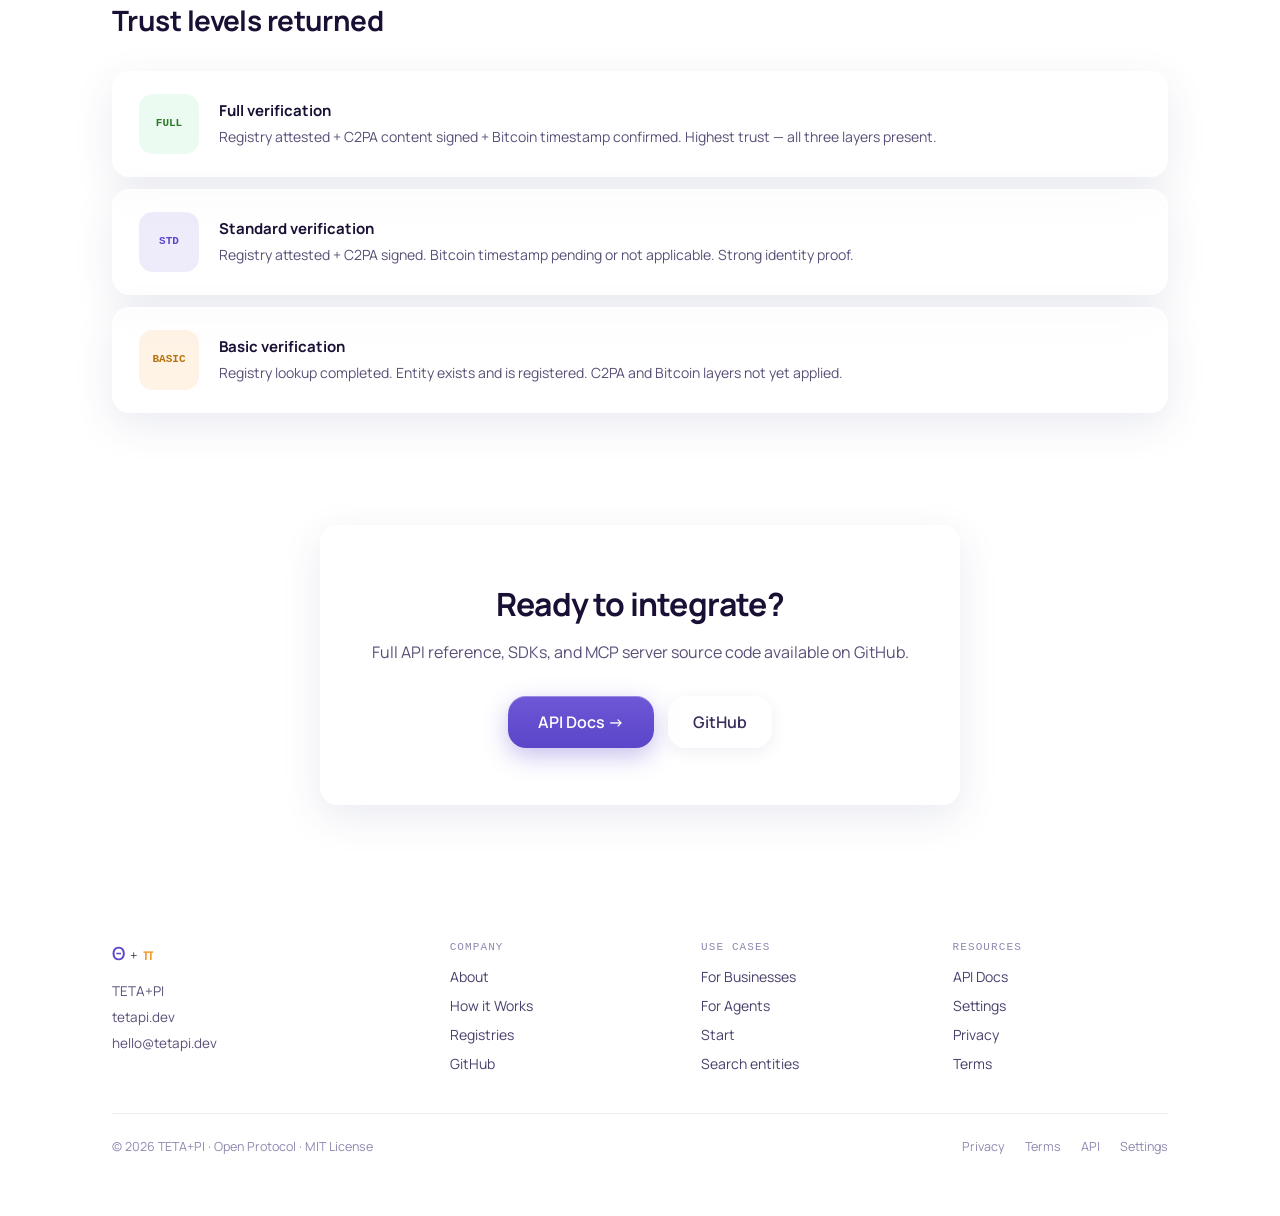
<file: landing/for-agents.html>
<!DOCTYPE html>
<html lang="en">
<head>
<meta charset="utf-8">
<meta name="viewport" content="width=device-width, initial-scale=1">
<title>For Agents — TETA+PI</title>
<meta name="description" content="AI agents can query verified entities via TETA+PI MCP server. Search, verify, and get cryptographic proof — in one tool call.">
<link rel="canonical" href="https://tetapi.dev/for-agents.html">
<meta name="robots" content="index, follow">
<meta property="og:type" content="website">
<meta property="og:url" content="https://tetapi.dev/for-agents.html">
<meta property="og:title" content="For Agents — TETA+PI MCP Server">
<meta property="og:description" content="AI agents can query verified entities via TETA+PI MCP server. Search, verify, and get cryptographic proof — in one tool call.">
<meta property="og:image" content="https://tetapi.dev/og-image.png">
<meta property="og:site_name" content="TETA+PI">
<meta name="twitter:card" content="summary_large_image">
<meta name="twitter:title" content="For Agents — TETA+PI MCP Server">
<meta name="twitter:description" content="AI agents can query verified entities via TETA+PI MCP. One call, three layers of proof.">
<meta name="twitter:image" content="https://tetapi.dev/og-image.png">
<script type="application/ld+json">
{"@context":"https://schema.org","@type":"TechArticle","name":"TETA+PI for AI Agents","url":"https://tetapi.dev/for-agents.html","description":"AI agents can query verified entities via TETA+PI MCP server. Search, verify, and get cryptographic proof — in one tool call.","publisher":{"@type":"Organization","name":"TETA+PI","url":"https://tetapi.dev"}}
</script>
<link rel="preconnect" href="https://fonts.googleapis.com">
<link rel="preconnect" href="https://fonts.gstatic.com" crossorigin>
<link href="https://fonts.googleapis.com/css2?family=Manrope:wght@400;500;600;700;800&display=swap" rel="stylesheet">
<style>
html,body{margin:0;padding:0;background:linear-gradient(180deg,#EEF2FC 0%,#FBFAF4 45%,#EDF1FB 100%);background-attachment:fixed}
body{-webkit-font-smoothing:antialiased;font-family:'Manrope','Trebuchet MS','Segoe UI',sans-serif;color:#1A1035}
*,*::before,*::after{box-sizing:border-box}
::selection{background:rgba(91,69,201,.20)}
a{color:inherit;text-decoration:none}
@keyframes floatA{0%,100%{transform:translate(0,0) scale(1)}50%{transform:translate(40px,-30px) scale(1.08)}}
@keyframes floatB{0%,100%{transform:translate(0,0) scale(1)}50%{transform:translate(-50px,40px) scale(1.12)}}
[data-reveal]{opacity:0;transform:translateY(20px);transition:opacity .5s ease-out,transform .5s ease-out}
[data-reveal].in{opacity:1;transform:none}
@media(prefers-reduced-motion:reduce){[data-reveal]{opacity:1!important;transform:none!important;transition:none!important}}
.nav{position:sticky;top:18px;z-index:40;margin:18px auto 0;max-width:1120px;padding:0 20px}
.nav-inner{display:flex;align-items:center;justify-content:space-between;gap:18px;padding:11px 12px 11px 22px;border-radius:22px;background:rgba(255,255,255,.55);border:1px solid rgba(255,255,255,.7);box-shadow:0 8px 30px rgba(45,55,120,.10),inset 0 1px 0 rgba(255,255,255,.8);backdrop-filter:blur(20px) saturate(180%);-webkit-backdrop-filter:blur(20px) saturate(180%)}
.nav-logo{display:flex;align-items:baseline;gap:6px}
.nav-logo .theta{font-size:21px;font-weight:600;color:#5B45C9;line-height:1;letter-spacing:-.5px}
.nav-logo .plus{font-size:15px;font-weight:300;color:#1A1035;line-height:1}
.nav-logo .pi{font-size:19px;font-weight:600;color:#F59A2E;line-height:1}
.nav-links{display:flex;align-items:center;gap:24px}
.nav-links a{font-size:14px;color:#4A3F6B;font-weight:500}
.nav-links a:hover{color:#5B45C9}
.nav-cta,.nav-links a.nav-cta{font-size:14px;font-weight:600;color:#fff;background:linear-gradient(180deg,#6E58D6,#5B45C9);padding:10px 18px;border-radius:16px;box-shadow:0 4px 14px rgba(91,69,201,.34),inset 0 1px 0 rgba(255,255,255,.3)}
.nav-hamburger{display:none;flex-direction:column;gap:5px;cursor:pointer;padding:6px;background:none;border:none}
.nav-hamburger span{width:22px;height:1.5px;background:#1A1035;display:block}
.mobile-menu{display:none;position:fixed;inset:0;z-index:49;background:rgba(238,242,252,.97);backdrop-filter:blur(20px) saturate(140%);-webkit-backdrop-filter:blur(20px) saturate(140%);flex-direction:column;align-items:center;justify-content:center;gap:34px}
.mobile-menu.open{display:flex}
.mobile-menu a{font-size:22px;font-weight:600;color:#1A1035}
.mobile-menu .close-btn{position:absolute;top:24px;right:24px;font-size:28px;color:#1A1035;background:none;border:none;cursor:pointer;padding:8px}
.section{max-width:1120px;margin:0 auto;padding:56px 32px}
.glass{background:rgba(255,255,255,.5);border:1px solid rgba(255,255,255,.7);box-shadow:0 12px 40px rgba(45,55,120,.10),inset 0 1px 0 rgba(255,255,255,.85);backdrop-filter:blur(20px) saturate(140%);-webkit-backdrop-filter:blur(20px) saturate(140%);border-radius:18px}
.eyebrow{font-size:13px;font-weight:700;letter-spacing:.14em;text-transform:uppercase;color:#5B45C9;margin-bottom:16px}
.btn-primary{display:inline-flex;align-items:center;height:52px;padding:0 30px;font-size:16px;font-weight:600;color:#fff;background:linear-gradient(180deg,#6E58D6,#5B45C9);border-radius:18px;box-shadow:0 8px 24px rgba(91,69,201,.34),inset 0 1px 0 rgba(255,255,255,.3)}
.btn-ghost{display:inline-flex;align-items:center;height:52px;padding:0 24px;font-size:16px;font-weight:600;color:#3A2C5C;background:rgba(255,255,255,.55);border:1px solid rgba(255,255,255,.7);border-radius:18px;box-shadow:0 4px 16px rgba(45,55,120,.08),inset 0 1px 0 rgba(255,255,255,.8);backdrop-filter:blur(14px);-webkit-backdrop-filter:blur(14px)}
.grid-2{display:grid;grid-template-columns:repeat(2,1fr);gap:16px}
.grid-foot{display:grid;grid-template-columns:1.4fr 1fr 1fr 1fr;gap:36px}
.code-block{background:rgba(26,16,53,.92);border-radius:16px;padding:28px 28px;font-family:ui-monospace,'SF Mono','Menlo',monospace;font-size:13px;line-height:1.75;overflow-x:auto}
.tool-card{padding:22px 24px;border-radius:14px;background:rgba(255,255,255,.5);border:1px solid rgba(255,255,255,.7)}
@media(max-width:900px){.grid-dev{grid-template-columns:1fr}}
@media(max-width:640px){
  .nav-links{display:none}
  .nav-hamburger{display:flex}
  .grid-2{grid-template-columns:1fr}
  .grid-foot{grid-template-columns:1fr 1fr}
  .section{padding:48px 20px}
  .code-block{font-size:11.5px;padding:20px 18px}
}
</style>
</head>
<body>
<div style="position:relative;z-index:50;display:flex;align-items:center;justify-content:center;gap:8px;padding:8px 16px;background:#FFD60A;color:#1A1035;font-size:13px;font-weight:700;letter-spacing:.02em;text-align:center">🚧 Project under construction — we are building in public. Features ship daily.</div>

<div style="position:fixed;top:-140px;left:-130px;width:560px;height:560px;border-radius:50%;background:radial-gradient(circle,rgba(91,69,201,.18),transparent 68%);filter:blur(32px);animation:floatA 26s ease-in-out infinite;pointer-events:none;z-index:0"></div>
<div style="position:fixed;bottom:-180px;right:-160px;width:600px;height:600px;border-radius:50%;background:radial-gradient(circle,rgba(245,154,46,.16),transparent 68%);filter:blur(36px);animation:floatB 30s ease-in-out infinite;pointer-events:none;z-index:0"></div>

<div style="position:relative;z-index:1">

<nav class="nav">
  <div class="nav-inner">
    <a href="/" class="nav-logo">
      <span class="theta">Θ</span>
      <span class="plus">+</span>
      <span class="pi">π</span>
    </a>
    <div class="nav-links">
      <a href="https://tetapi.dev/about.html">About</a>
      <a href="https://tetapi.dev/for-businesses.html">For Businesses</a>
      <a href="https://tetapi.dev/for-agents.html" style="color:#5B45C9;font-weight:600">For Agents</a>
      <a href="https://tetapi.dev/registries.html">Registries</a>
      <a href="https://app.tetapi.dev/claim" class="nav-cta">Start →</a>
    </div>
    <button class="nav-hamburger" onclick="document.getElementById('mobile-menu').classList.add('open')" aria-label="Menu">
      <span></span><span></span><span></span>
    </button>
  </div>
</nav>

<div class="mobile-menu" id="mobile-menu">
  <button class="close-btn" onclick="document.getElementById('mobile-menu').classList.remove('open')">×</button>
  <a href="https://tetapi.dev/about.html" onclick="document.getElementById('mobile-menu').classList.remove('open')">About</a>
  <a href="https://tetapi.dev/for-businesses.html" onclick="document.getElementById('mobile-menu').classList.remove('open')">For Businesses</a>
  <a href="https://tetapi.dev/for-agents.html" onclick="document.getElementById('mobile-menu').classList.remove('open')">For Agents</a>
  <a href="https://tetapi.dev/registries.html" onclick="document.getElementById('mobile-menu').classList.remove('open')">Registries</a>
  <a href="https://app.tetapi.dev/claim" style="font-size:16px;font-weight:600;color:#fff;background:linear-gradient(180deg,#6E58D6,#5B45C9);padding:14px 30px;border-radius:16px">Start →</a>
</div>

<!-- HERO -->
<section class="section" style="padding-top:96px;padding-bottom:64px;text-align:center">
  <div class="eyebrow" data-reveal>MCP Protocol · REST API</div>
  <h1 data-reveal style="font-size:clamp(34px,5vw,60px);font-weight:800;letter-spacing:-.03em;line-height:1.08;margin:0 auto 24px;max-width:760px;text-wrap:balance">
    Query verified entities.<br>In one tool call.
  </h1>
  <p data-reveal style="font-size:clamp(16px,2vw,19px);color:#5A4F78;max-width:580px;margin:0 auto 40px;line-height:1.6">
    TETA+PI exposes a native MCP server. Connect your agent once — then search, verify, and fetch cryptographic proof without leaving your reasoning loop.
  </p>
  <div data-reveal style="display:flex;gap:14px;justify-content:center;flex-wrap:wrap">
    <a href="https://api.tetapi.dev/docs" class="btn-primary">View API docs →</a>
    <a href="https://github.com/teta-pi" target="_blank" rel="noopener" class="btn-ghost">GitHub</a>
  </div>
</section>

<!-- CONNECT -->
<section class="section" style="padding-top:0">
  <div data-reveal style="margin-bottom:24px">
    <div class="eyebrow">Quick start</div>
    <h2 style="font-size:clamp(20px,2.5vw,28px);font-weight:700;letter-spacing:-.02em;margin:0">Connect via MCP</h2>
  </div>
  <div class="code-block" data-reveal>
    <div style="color:#9088B0;margin-bottom:16px">// Add to your MCP config (Claude Desktop / any MCP client)</div>
    <div style="color:#C9B8E8">{</div>
    <div style="padding-left:20px;color:#9088B0">"mcpServers": {</div>
    <div style="padding-left:40px;color:#9088B0">"teta-pi": {</div>
    <div style="padding-left:60px;color:#9088B0">"command": <span style="color:#7FE3A4">"npx"</span>,</div>
    <div style="padding-left:60px;color:#9088B0">"args": [<span style="color:#7FE3A4">"-y"</span>, <span style="color:#7FE3A4">"@teta-pi/mcp-server"</span>]</div>
    <div style="padding-left:40px;color:#9088B0">}</div>
    <div style="padding-left:20px;color:#9088B0">}</div>
    <div style="color:#C9B8E8">}</div>
    <div style="height:1px;background:rgba(255,255,255,.08);margin:20px 0"></div>
    <div style="color:#9088B0">// Or via REST</div>
    <div style="color:#7FE3A4">GET https://api.tetapi.dev/api/v1/search?q=GreenFarm+GmbH&verified=true</div>
  </div>
</section>

<!-- TOOLS -->
<section class="section" style="padding-top:0">
  <div data-reveal style="margin-bottom:32px">
    <div class="eyebrow">Available tools</div>
    <h2 style="font-size:clamp(20px,2.5vw,28px);font-weight:700;letter-spacing:-.02em;margin:0">4 MCP tools, ready to use</h2>
  </div>
  <div class="grid-2" style="gap:14px">
    <div class="tool-card" data-reveal>
      <div style="font-family:ui-monospace,monospace;font-size:13px;font-weight:600;color:#5B45C9;margin-bottom:10px">teta_search</div>
      <div style="font-size:14px;color:#5A4F78;line-height:1.6">Search verified entities by name, domain, or type. Supports filters: country, entity type, trust level.</div>
    </div>
    <div class="tool-card" data-reveal>
      <div style="font-family:ui-monospace,monospace;font-size:13px;font-weight:600;color:#5B45C9;margin-bottom:10px">teta_verify_entity</div>
      <div style="font-size:14px;color:#5A4F78;line-height:1.6">Verify a specific entity by ID or handle. Returns full verification status, registry references, and trust level.</div>
    </div>
    <div class="tool-card" data-reveal>
      <div style="font-family:ui-monospace,monospace;font-size:13px;font-weight:600;color:#5B45C9;margin-bottom:10px">teta_verify_endpoint</div>
      <div style="font-size:14px;color:#5A4F78;line-height:1.6">Verify a domain or API endpoint. Checks TETA+PI registration, C2PA signing key, and MCP reachability.</div>
    </div>
    <div class="tool-card" data-reveal>
      <div style="font-family:ui-monospace,monospace;font-size:13px;font-weight:600;color:#5B45C9;margin-bottom:10px">teta_get_proof</div>
      <div style="font-size:14px;color:#5A4F78;line-height:1.6">Get cryptographic proof for a verification. Returns Bitcoin timestamp, C2PA manifest, and registry attestation.</div>
    </div>
  </div>
</section>

<!-- TRUST LEVELS -->
<section class="section" style="padding-top:0">
  <div data-reveal style="margin-bottom:32px">
    <div class="eyebrow">Response format</div>
    <h2 style="font-size:clamp(20px,2.5vw,28px);font-weight:700;letter-spacing:-.02em;margin:0">Trust levels returned</h2>
  </div>
  <div style="display:flex;flex-direction:column;gap:12px">
    <div class="glass" style="padding:22px 26px;display:flex;align-items:center;gap:20px" data-reveal>
      <div style="flex-shrink:0;width:60px;height:60px;border-radius:14px;background:rgba(127,227,164,.15);display:flex;align-items:center;justify-content:center;font-family:ui-monospace,monospace;font-size:11px;font-weight:700;color:#2D7A2A;text-align:center;line-height:1.3">FULL</div>
      <div>
        <div style="font-size:15px;font-weight:700;margin-bottom:5px">Full verification</div>
        <div style="font-size:14px;color:#5A4F78;line-height:1.5">Registry attested + C2PA content signed + Bitcoin timestamp confirmed. Highest trust — all three layers present.</div>
      </div>
    </div>
    <div class="glass" style="padding:22px 26px;display:flex;align-items:center;gap:20px" data-reveal>
      <div style="flex-shrink:0;width:60px;height:60px;border-radius:14px;background:rgba(91,69,201,.1);display:flex;align-items:center;justify-content:center;font-family:ui-monospace,monospace;font-size:11px;font-weight:700;color:#5B45C9;text-align:center;line-height:1.3">STD</div>
      <div>
        <div style="font-size:15px;font-weight:700;margin-bottom:5px">Standard verification</div>
        <div style="font-size:14px;color:#5A4F78;line-height:1.5">Registry attested + C2PA signed. Bitcoin timestamp pending or not applicable. Strong identity proof.</div>
      </div>
    </div>
    <div class="glass" style="padding:22px 26px;display:flex;align-items:center;gap:20px" data-reveal>
      <div style="flex-shrink:0;width:60px;height:60px;border-radius:14px;background:rgba(245,154,46,.12);display:flex;align-items:center;justify-content:center;font-family:ui-monospace,monospace;font-size:11px;font-weight:700;color:#B8720A;text-align:center;line-height:1.3">BASIC</div>
      <div>
        <div style="font-size:15px;font-weight:700;margin-bottom:5px">Basic verification</div>
        <div style="font-size:14px;color:#5A4F78;line-height:1.5">Registry lookup completed. Entity exists and is registered. C2PA and Bitcoin layers not yet applied.</div>
      </div>
    </div>
  </div>
</section>

<!-- CTA -->
<section class="section" style="padding-bottom:96px;text-align:center" data-reveal>
  <div class="glass" style="padding:56px 40px;max-width:640px;margin:0 auto">
    <h2 style="font-size:clamp(22px,3vw,32px);font-weight:700;letter-spacing:-.025em;margin:0 0 14px">Ready to integrate?</h2>
    <p style="font-size:16px;color:#5A4F78;margin:0 0 32px;line-height:1.55">Full API reference, SDKs, and MCP server source code available on GitHub.</p>
    <div style="display:flex;gap:14px;justify-content:center;flex-wrap:wrap">
      <a href="https://api.tetapi.dev/docs" class="btn-primary">API Docs →</a>
      <a href="https://github.com/teta-pi" target="_blank" rel="noopener" class="btn-ghost">GitHub</a>
    </div>
  </div>
</section>

<!-- FOOTER -->
<footer style="max-width:1120px;margin:0 auto;padding:40px 32px 60px">
  <div class="grid-foot" style="margin-bottom:40px">
    <div>
      <div style="display:flex;align-items:baseline;gap:5px;margin-bottom:14px">
        <span style="font-size:18px;font-weight:600;color:#5B45C9">Θ</span>
        <span style="font-size:13px;font-weight:300">+</span>
        <span style="font-size:16px;font-weight:600;color:#F59A2E">π</span>
      </div>
      <div style="font-size:13.5px;color:#5A4F78;line-height:1.9">TETA+PI<br>tetapi.dev<br>hello&#64;tetapi.dev</div>
    </div>
    <div>
      <div style="font-family:ui-monospace,'SF Mono','Menlo',monospace;font-size:11px;letter-spacing:1.1px;text-transform:uppercase;color:#9088B0;margin-bottom:14px">Company</div>
      <div style="display:flex;flex-direction:column;gap:10px">
        <a href="https://tetapi.dev/about.html" style="font-size:14px;color:#4A3F6B">About</a>
        <a href="https://tetapi.dev/how-it-works.html" style="font-size:14px;color:#4A3F6B">How it Works</a>
        <a href="https://tetapi.dev/registries.html" style="font-size:14px;color:#4A3F6B">Registries</a>
        <a href="https://github.com/teta-pi" target="_blank" rel="noopener" style="font-size:14px;color:#4A3F6B">GitHub</a>
      </div>
    </div>
    <div>
      <div style="font-family:ui-monospace,'SF Mono','Menlo',monospace;font-size:11px;letter-spacing:1.1px;text-transform:uppercase;color:#9088B0;margin-bottom:14px">Use Cases</div>
      <div style="display:flex;flex-direction:column;gap:10px">
        <a href="https://tetapi.dev/for-businesses.html" style="font-size:14px;color:#4A3F6B">For Businesses</a>
        <a href="https://tetapi.dev/for-agents.html" style="font-size:14px;color:#4A3F6B">For Agents</a>
        <a href="https://app.tetapi.dev/claim" style="font-size:14px;color:#4A3F6B">Start</a>
        <a href="https://app.tetapi.dev" style="font-size:14px;color:#4A3F6B">Search entities</a>
      </div>
    </div>
    <div>
      <div style="font-family:ui-monospace,'SF Mono','Menlo',monospace;font-size:11px;letter-spacing:1.1px;text-transform:uppercase;color:#9088B0;margin-bottom:14px">Resources</div>
      <div style="display:flex;flex-direction:column;gap:10px">
        <a href="https://api.tetapi.dev/docs" style="font-size:14px;color:#4A3F6B">API Docs</a>
        <a href="https://app.tetapi.dev/settings" style="font-size:14px;color:#4A3F6B">Settings</a>
        <a href="https://tetapi.dev/privacy.html" style="font-size:14px;color:#4A3F6B">Privacy</a>
        <a href="https://tetapi.dev/terms.html" style="font-size:14px;color:#4A3F6B">Terms</a>
      </div>
    </div>
  </div>
  <div style="display:flex;align-items:center;justify-content:space-between;gap:16px;flex-wrap:wrap;padding-top:24px;border-top:1px solid rgba(26,16,53,.08)">
    <div style="font-size:12.5px;color:#9088B0">© 2026 TETA+PI · Open Protocol · MIT License</div>
    <div style="display:flex;gap:20px">
      <a href="https://tetapi.dev/privacy.html" style="font-size:12.5px;color:#9088B0">Privacy</a>
      <a href="https://tetapi.dev/terms.html" style="font-size:12.5px;color:#9088B0">Terms</a>
      <a href="https://api.tetapi.dev/docs" style="font-size:12.5px;color:#9088B0">API</a>
      <a href="https://app.tetapi.dev/settings" style="font-size:12.5px;color:#9088B0">Settings</a>
    </div>
  </div>
</footer>

</div>
<script>
if (!window.matchMedia('(prefers-reduced-motion: reduce)').matches && 'IntersectionObserver' in window) {
  const io = new IntersectionObserver((e) => {
    e.forEach(x => { if (x.isIntersecting) { x.target.classList.add('in'); io.unobserve(x.target); } });
  }, { threshold: 0.12, rootMargin: '0px 0px -40px 0px' });
  document.querySelectorAll('[data-reveal]').forEach(el => io.observe(el));
}
</script>
<script data-goatcounter="https://stats.tetapi.dev/count" async src="https://stats.tetapi.dev/count.js"></script>
</body>
</html>
</file>
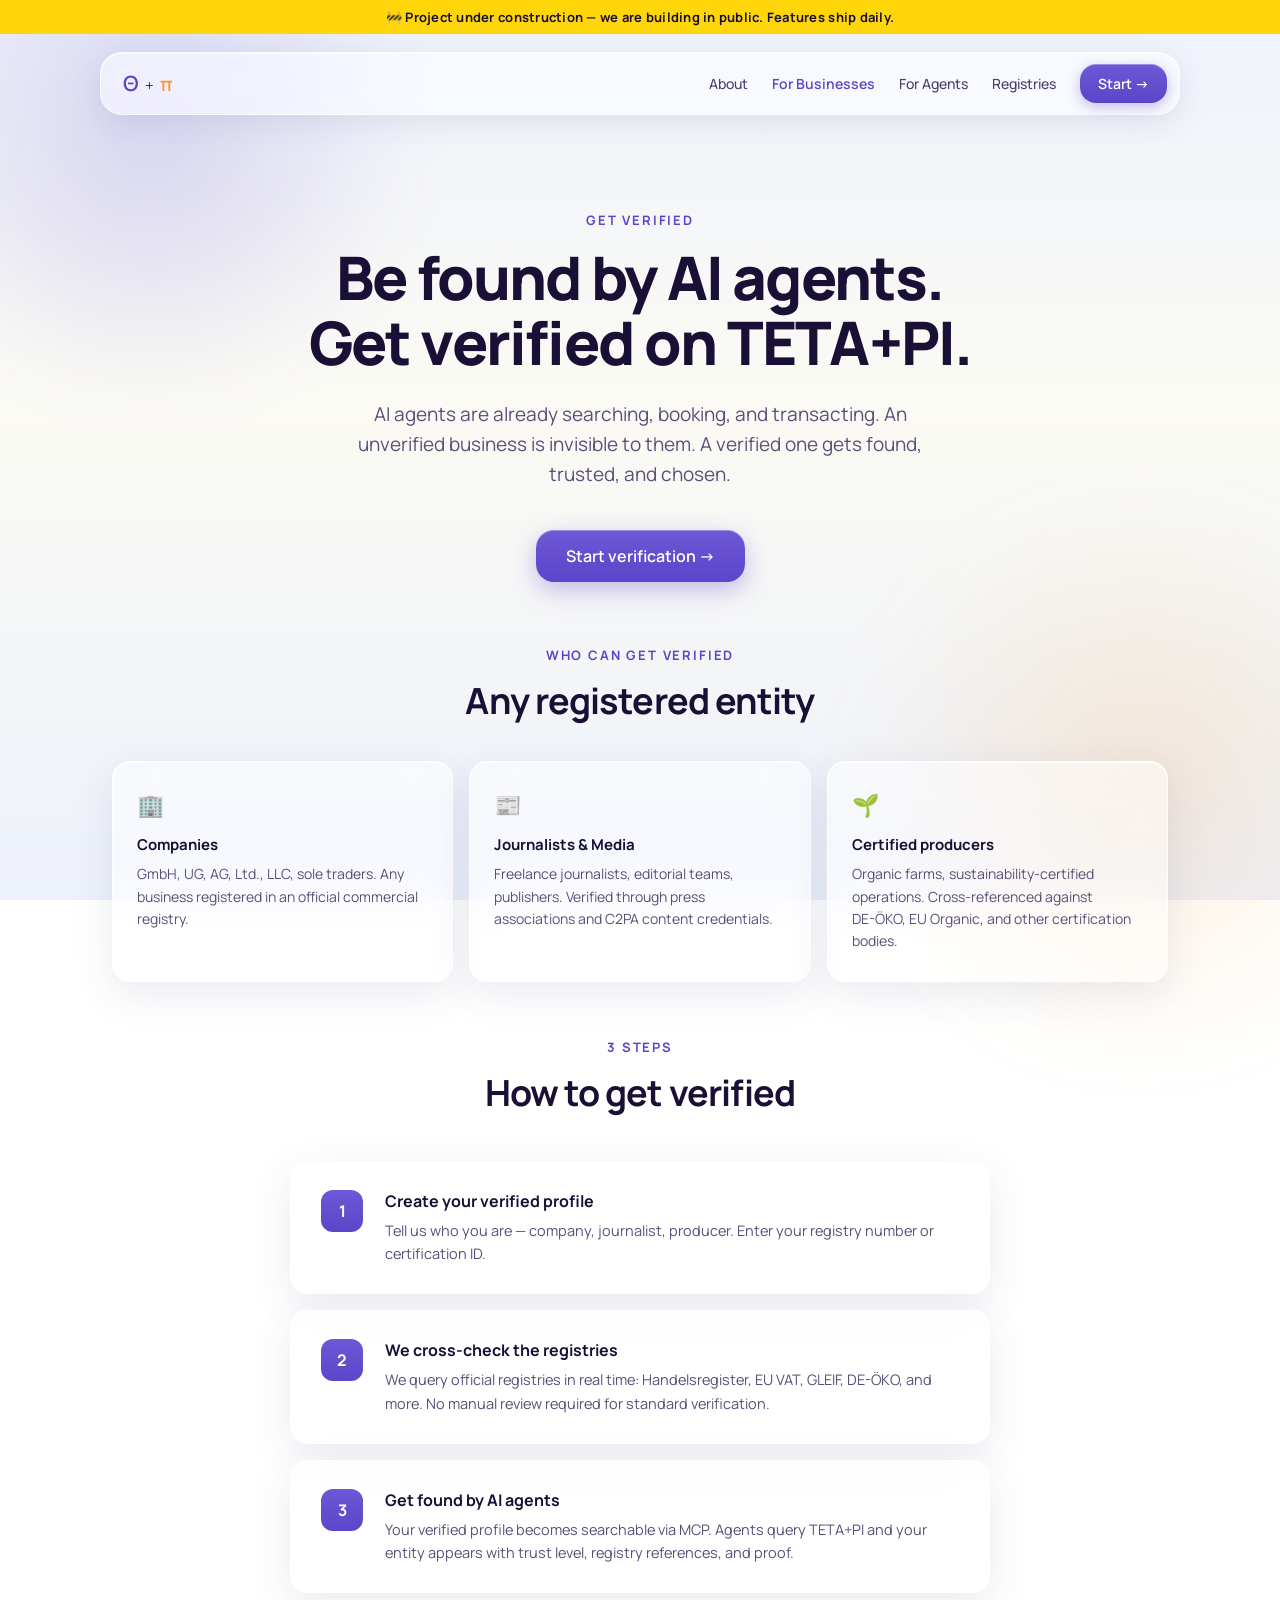
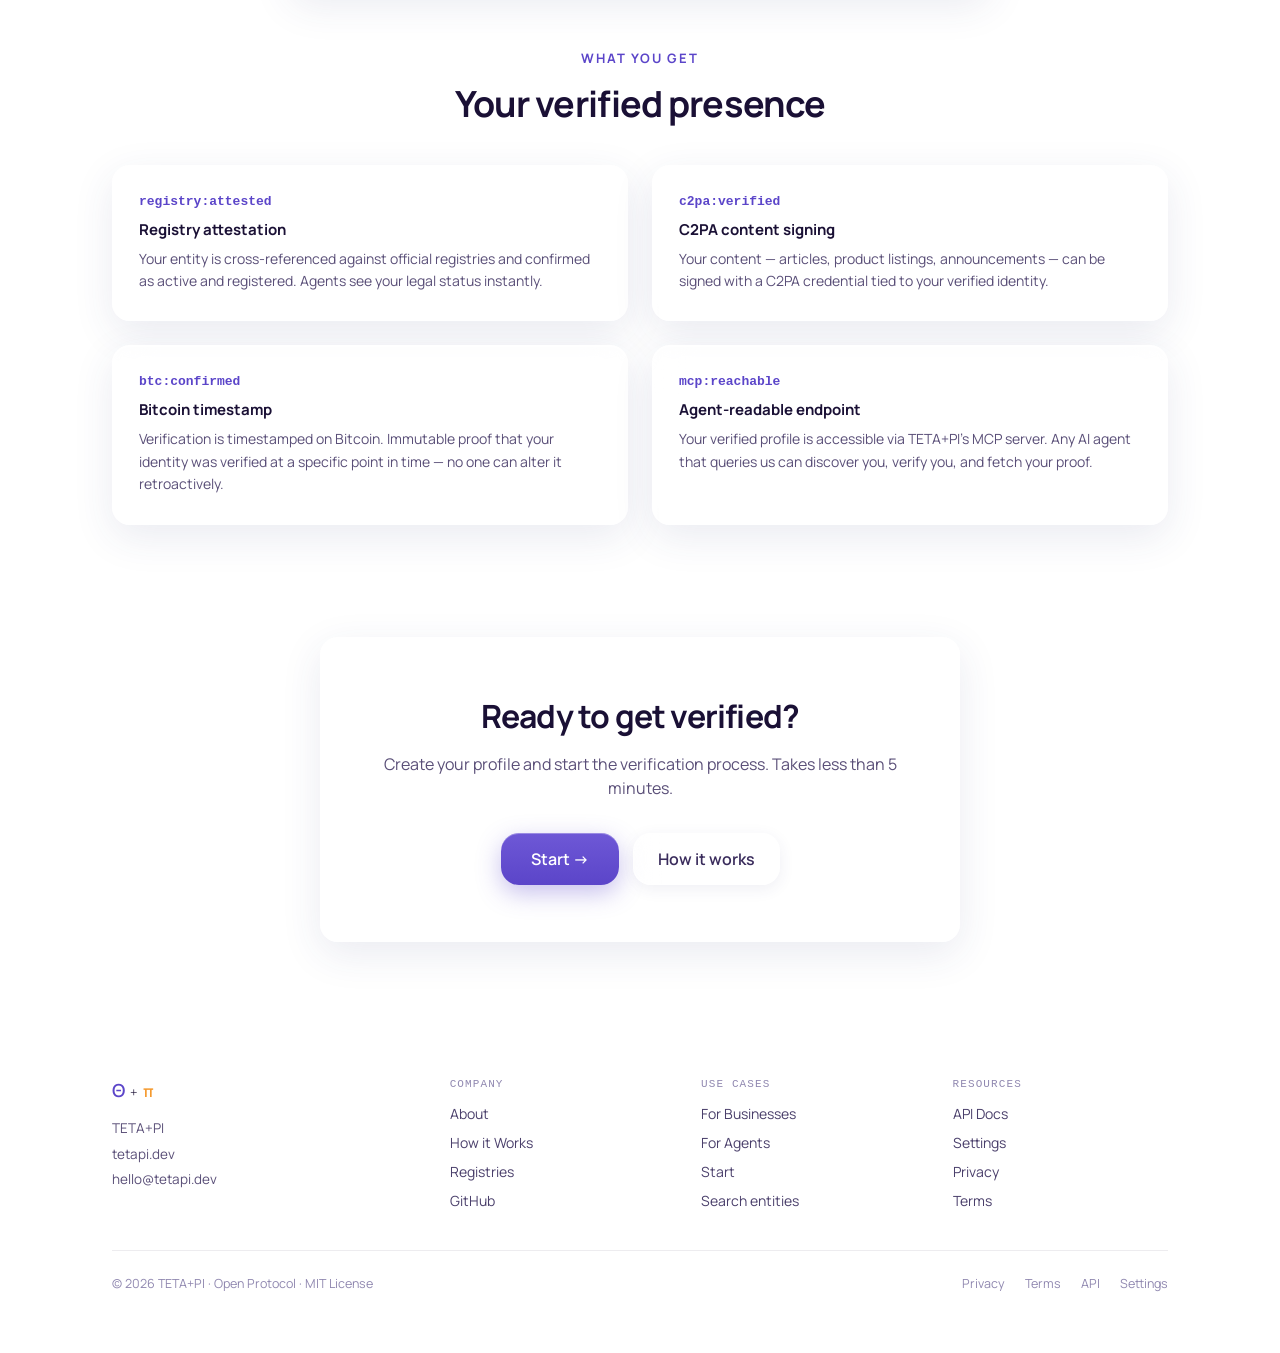
<file: landing/for-businesses.html>
<!DOCTYPE html>
<html lang="en">
<head>
<meta charset="utf-8">
<meta name="viewport" content="width=device-width, initial-scale=1">
<title>For Businesses — TETA+PI</title>
<meta name="description" content="Get your business verified on TETA+PI and become discoverable by AI agents. Registry attestation, C2PA signing, Bitcoin timestamp — all in one profile.">
<link rel="canonical" href="https://tetapi.dev/for-businesses.html">
<meta name="robots" content="index, follow">
<meta property="og:type" content="website">
<meta property="og:url" content="https://tetapi.dev/for-businesses.html">
<meta property="og:title" content="For Businesses — Get Verified on TETA+PI">
<meta property="og:description" content="Get your business verified on TETA+PI and become discoverable by AI agents. Registry attestation, C2PA signing, Bitcoin timestamp — all in one profile.">
<meta property="og:image" content="https://tetapi.dev/og-image.png">
<meta property="og:site_name" content="TETA+PI">
<meta name="twitter:card" content="summary_large_image">
<meta name="twitter:title" content="For Businesses — Get Verified on TETA+PI">
<meta name="twitter:description" content="Get verified. Become discoverable by AI agents. Registry · C2PA · Bitcoin.">
<meta name="twitter:image" content="https://tetapi.dev/og-image.png">
<script type="application/ld+json">
{"@context":"https://schema.org","@type":"WebPage","name":"TETA+PI for Businesses","url":"https://tetapi.dev/for-businesses.html","description":"Get your business verified on TETA+PI and become discoverable by AI agents.","publisher":{"@type":"Organization","name":"TETA+PI","url":"https://tetapi.dev"}}
</script>
<link rel="preconnect" href="https://fonts.googleapis.com">
<link rel="preconnect" href="https://fonts.gstatic.com" crossorigin>
<link href="https://fonts.googleapis.com/css2?family=Manrope:wght@400;500;600;700;800&display=swap" rel="stylesheet">
<style>
html,body{margin:0;padding:0;background:linear-gradient(180deg,#EEF2FC 0%,#FBFAF4 45%,#EDF1FB 100%);background-attachment:fixed}
body{-webkit-font-smoothing:antialiased;font-family:'Manrope','Trebuchet MS','Segoe UI',sans-serif;color:#1A1035}
*,*::before,*::after{box-sizing:border-box}
::selection{background:rgba(91,69,201,.20)}
a{color:inherit;text-decoration:none}
@keyframes floatA{0%,100%{transform:translate(0,0) scale(1)}50%{transform:translate(40px,-30px) scale(1.08)}}
@keyframes floatB{0%,100%{transform:translate(0,0) scale(1)}50%{transform:translate(-50px,40px) scale(1.12)}}
[data-reveal]{opacity:0;transform:translateY(20px);transition:opacity .5s ease-out,transform .5s ease-out}
[data-reveal].in{opacity:1;transform:none}
@media(prefers-reduced-motion:reduce){[data-reveal]{opacity:1!important;transform:none!important;transition:none!important}}
.nav{position:sticky;top:18px;z-index:40;margin:18px auto 0;max-width:1120px;padding:0 20px}
.nav-inner{display:flex;align-items:center;justify-content:space-between;gap:18px;padding:11px 12px 11px 22px;border-radius:22px;background:rgba(255,255,255,.55);border:1px solid rgba(255,255,255,.7);box-shadow:0 8px 30px rgba(45,55,120,.10),inset 0 1px 0 rgba(255,255,255,.8);backdrop-filter:blur(20px) saturate(180%);-webkit-backdrop-filter:blur(20px) saturate(180%)}
.nav-logo{display:flex;align-items:baseline;gap:6px}
.nav-logo .theta{font-size:21px;font-weight:600;color:#5B45C9;line-height:1;letter-spacing:-.5px}
.nav-logo .plus{font-size:15px;font-weight:300;color:#1A1035;line-height:1}
.nav-logo .pi{font-size:19px;font-weight:600;color:#F59A2E;line-height:1}
.nav-links{display:flex;align-items:center;gap:24px}
.nav-links a{font-size:14px;color:#4A3F6B;font-weight:500}
.nav-links a:hover{color:#5B45C9}
.nav-cta,.nav-links a.nav-cta{font-size:14px;font-weight:600;color:#fff;background:linear-gradient(180deg,#6E58D6,#5B45C9);padding:10px 18px;border-radius:16px;box-shadow:0 4px 14px rgba(91,69,201,.34),inset 0 1px 0 rgba(255,255,255,.3)}
.nav-hamburger{display:none;flex-direction:column;gap:5px;cursor:pointer;padding:6px;background:none;border:none}
.nav-hamburger span{width:22px;height:1.5px;background:#1A1035;display:block}
.mobile-menu{display:none;position:fixed;inset:0;z-index:49;background:rgba(238,242,252,.97);backdrop-filter:blur(20px) saturate(140%);-webkit-backdrop-filter:blur(20px) saturate(140%);flex-direction:column;align-items:center;justify-content:center;gap:34px}
.mobile-menu.open{display:flex}
.mobile-menu a{font-size:22px;font-weight:600;color:#1A1035}
.mobile-menu .close-btn{position:absolute;top:24px;right:24px;font-size:28px;color:#1A1035;background:none;border:none;cursor:pointer;padding:8px}
.section{max-width:1120px;margin:0 auto;padding:56px 32px}
.glass{background:rgba(255,255,255,.5);border:1px solid rgba(255,255,255,.7);box-shadow:0 12px 40px rgba(45,55,120,.10),inset 0 1px 0 rgba(255,255,255,.85);backdrop-filter:blur(20px) saturate(140%);-webkit-backdrop-filter:blur(20px) saturate(140%);border-radius:18px}
.eyebrow{font-size:13px;font-weight:700;letter-spacing:.14em;text-transform:uppercase;color:#5B45C9;margin-bottom:16px}
.btn-primary{display:inline-flex;align-items:center;height:52px;padding:0 30px;font-size:16px;font-weight:600;color:#fff;background:linear-gradient(180deg,#6E58D6,#5B45C9);border-radius:18px;box-shadow:0 8px 24px rgba(91,69,201,.34),inset 0 1px 0 rgba(255,255,255,.3)}
.btn-ghost{display:inline-flex;align-items:center;height:52px;padding:0 24px;font-size:16px;font-weight:600;color:#3A2C5C;background:rgba(255,255,255,.55);border:1px solid rgba(255,255,255,.7);border-radius:18px;box-shadow:0 4px 16px rgba(45,55,120,.08),inset 0 1px 0 rgba(255,255,255,.8);backdrop-filter:blur(14px);-webkit-backdrop-filter:blur(14px)}
.grid-3{display:grid;grid-template-columns:repeat(3,1fr);gap:16px}
.grid-2{display:grid;grid-template-columns:repeat(2,1fr);gap:24px}
.grid-foot{display:grid;grid-template-columns:1.4fr 1fr 1fr 1fr;gap:36px}
@media(max-width:900px){.grid-3{grid-template-columns:repeat(2,1fr)}.grid-2{grid-template-columns:1fr}}
@media(max-width:640px){
  .nav-links{display:none}
  .nav-hamburger{display:flex}
  .grid-3{grid-template-columns:1fr}
  .grid-foot{grid-template-columns:1fr 1fr}
  .section{padding:48px 20px}
}
</style>
</head>
<body>
<div style="position:relative;z-index:50;display:flex;align-items:center;justify-content:center;gap:8px;padding:8px 16px;background:#FFD60A;color:#1A1035;font-size:13px;font-weight:700;letter-spacing:.02em;text-align:center">🚧 Project under construction — we are building in public. Features ship daily.</div>

<div style="position:fixed;top:-140px;left:-130px;width:560px;height:560px;border-radius:50%;background:radial-gradient(circle,rgba(91,69,201,.18),transparent 68%);filter:blur(32px);animation:floatA 26s ease-in-out infinite;pointer-events:none;z-index:0"></div>
<div style="position:fixed;bottom:-180px;right:-160px;width:600px;height:600px;border-radius:50%;background:radial-gradient(circle,rgba(245,154,46,.16),transparent 68%);filter:blur(36px);animation:floatB 30s ease-in-out infinite;pointer-events:none;z-index:0"></div>

<div style="position:relative;z-index:1">

<nav class="nav">
  <div class="nav-inner">
    <a href="/" class="nav-logo">
      <span class="theta">Θ</span>
      <span class="plus">+</span>
      <span class="pi">π</span>
    </a>
    <div class="nav-links">
      <a href="https://tetapi.dev/about.html">About</a>
      <a href="https://tetapi.dev/for-businesses.html" style="color:#5B45C9;font-weight:600">For Businesses</a>
      <a href="https://tetapi.dev/for-agents.html">For Agents</a>
      <a href="https://tetapi.dev/registries.html">Registries</a>
      <a href="https://app.tetapi.dev/claim" class="nav-cta">Start →</a>
    </div>
    <button class="nav-hamburger" onclick="document.getElementById('mobile-menu').classList.add('open')" aria-label="Menu">
      <span></span><span></span><span></span>
    </button>
  </div>
</nav>

<div class="mobile-menu" id="mobile-menu">
  <button class="close-btn" onclick="document.getElementById('mobile-menu').classList.remove('open')">×</button>
  <a href="https://tetapi.dev/about.html" onclick="document.getElementById('mobile-menu').classList.remove('open')">About</a>
  <a href="https://tetapi.dev/for-businesses.html" onclick="document.getElementById('mobile-menu').classList.remove('open')">For Businesses</a>
  <a href="https://tetapi.dev/for-agents.html" onclick="document.getElementById('mobile-menu').classList.remove('open')">For Agents</a>
  <a href="https://tetapi.dev/registries.html" onclick="document.getElementById('mobile-menu').classList.remove('open')">Registries</a>
  <a href="https://app.tetapi.dev/claim" style="font-size:16px;font-weight:600;color:#fff;background:linear-gradient(180deg,#6E58D6,#5B45C9);padding:14px 30px;border-radius:16px">Start →</a>
</div>

<!-- HERO -->
<section class="section" style="padding-top:96px;padding-bottom:64px;text-align:center">
  <div class="eyebrow" data-reveal>Get verified</div>
  <h1 data-reveal style="font-size:clamp(34px,5vw,60px);font-weight:800;letter-spacing:-.03em;line-height:1.08;margin:0 auto 24px;max-width:760px;text-wrap:balance">
    Be found by AI agents.<br>Get verified on TETA+PI.
  </h1>
  <p data-reveal style="font-size:clamp(16px,2vw,19px);color:#5A4F78;max-width:580px;margin:0 auto 40px;line-height:1.6">
    AI agents are already searching, booking, and transacting. An unverified business is invisible to them. A verified one gets found, trusted, and chosen.
  </p>
  <div data-reveal>
    <a href="https://app.tetapi.dev/claim" class="btn-primary">Start verification →</a>
  </div>
</section>

<!-- WHO CAN VERIFY -->
<section class="section" style="padding-top:0">
  <div style="text-align:center;margin-bottom:40px" data-reveal>
    <div class="eyebrow">Who can get verified</div>
    <h2 style="font-size:clamp(24px,3.5vw,36px);font-weight:700;letter-spacing:-.025em;margin:0;line-height:1.15">Any registered entity</h2>
  </div>
  <div class="grid-3">
    <div class="glass" style="padding:28px 24px" data-reveal>
      <div style="font-size:22px;margin-bottom:14px">🏢</div>
      <div style="font-size:15px;font-weight:700;margin-bottom:8px">Companies</div>
      <div style="font-size:14px;color:#5A4F78;line-height:1.6">GmbH, UG, AG, Ltd., LLC, sole traders. Any business registered in an official commercial registry.</div>
    </div>
    <div class="glass" style="padding:28px 24px" data-reveal>
      <div style="font-size:22px;margin-bottom:14px">📰</div>
      <div style="font-size:15px;font-weight:700;margin-bottom:8px">Journalists & Media</div>
      <div style="font-size:14px;color:#5A4F78;line-height:1.6">Freelance journalists, editorial teams, publishers. Verified through press associations and C2PA content credentials.</div>
    </div>
    <div class="glass" style="padding:28px 24px" data-reveal>
      <div style="font-size:22px;margin-bottom:14px">🌱</div>
      <div style="font-size:15px;font-weight:700;margin-bottom:8px">Certified producers</div>
      <div style="font-size:14px;color:#5A4F78;line-height:1.6">Organic farms, sustainability-certified operations. Cross-referenced against DE-ÖKO, EU Organic, and other certification bodies.</div>
    </div>
  </div>
</section>

<!-- HOW TO -->
<section class="section" style="padding-top:0">
  <div style="text-align:center;margin-bottom:48px" data-reveal>
    <div class="eyebrow">3 steps</div>
    <h2 style="font-size:clamp(24px,3.5vw,36px);font-weight:700;letter-spacing:-.025em;margin:0;line-height:1.15">How to get verified</h2>
  </div>
  <div style="display:flex;flex-direction:column;gap:16px;max-width:700px;margin:0 auto">
    <div class="glass" style="padding:28px 30px;display:flex;gap:22px;align-items:flex-start" data-reveal>
      <div style="flex-shrink:0;width:42px;height:42px;border-radius:12px;background:linear-gradient(180deg,#6E58D6,#5B45C9);display:flex;align-items:center;justify-content:center;font-size:16px;font-weight:700;color:#fff">1</div>
      <div>
        <div style="font-size:16px;font-weight:700;margin-bottom:7px">Create your verified profile</div>
        <div style="font-size:14.5px;color:#5A4F78;line-height:1.6">Tell us who you are — company, journalist, producer. Enter your registry number or certification ID.</div>
      </div>
    </div>
    <div class="glass" style="padding:28px 30px;display:flex;gap:22px;align-items:flex-start" data-reveal>
      <div style="flex-shrink:0;width:42px;height:42px;border-radius:12px;background:linear-gradient(180deg,#6E58D6,#5B45C9);display:flex;align-items:center;justify-content:center;font-size:16px;font-weight:700;color:#fff">2</div>
      <div>
        <div style="font-size:16px;font-weight:700;margin-bottom:7px">We cross-check the registries</div>
        <div style="font-size:14.5px;color:#5A4F78;line-height:1.6">We query official registries in real time: Handelsregister, EU VAT, GLEIF, DE-ÖKO, and more. No manual review required for standard verification.</div>
      </div>
    </div>
    <div class="glass" style="padding:28px 30px;display:flex;gap:22px;align-items:flex-start" data-reveal>
      <div style="flex-shrink:0;width:42px;height:42px;border-radius:12px;background:linear-gradient(180deg,#6E58D6,#5B45C9);display:flex;align-items:center;justify-content:center;font-size:16px;font-weight:700;color:#fff">3</div>
      <div>
        <div style="font-size:16px;font-weight:700;margin-bottom:7px">Get found by AI agents</div>
        <div style="font-size:14.5px;color:#5A4F78;line-height:1.6">Your verified profile becomes searchable via MCP. Agents query TETA+PI and your entity appears with trust level, registry references, and proof.</div>
      </div>
    </div>
  </div>
</section>

<!-- WHAT YOU GET -->
<section class="section" style="padding-top:0">
  <div style="text-align:center;margin-bottom:40px" data-reveal>
    <div class="eyebrow">What you get</div>
    <h2 style="font-size:clamp(24px,3.5vw,36px);font-weight:700;letter-spacing:-.025em;margin:0;line-height:1.15">Your verified presence</h2>
  </div>
  <div class="grid-2">
    <div class="glass" style="padding:28px 26px" data-reveal>
      <div style="font-size:13px;font-family:ui-monospace,monospace;color:#5B45C9;font-weight:600;margin-bottom:10px">registry:attested</div>
      <div style="font-size:15px;font-weight:700;margin-bottom:8px">Registry attestation</div>
      <div style="font-size:14px;color:#5A4F78;line-height:1.6">Your entity is cross-referenced against official registries and confirmed as active and registered. Agents see your legal status instantly.</div>
    </div>
    <div class="glass" style="padding:28px 26px" data-reveal>
      <div style="font-size:13px;font-family:ui-monospace,monospace;color:#5B45C9;font-weight:600;margin-bottom:10px">c2pa:verified</div>
      <div style="font-size:15px;font-weight:700;margin-bottom:8px">C2PA content signing</div>
      <div style="font-size:14px;color:#5A4F78;line-height:1.6">Your content — articles, product listings, announcements — can be signed with a C2PA credential tied to your verified identity.</div>
    </div>
    <div class="glass" style="padding:28px 26px" data-reveal>
      <div style="font-size:13px;font-family:ui-monospace,monospace;color:#5B45C9;font-weight:600;margin-bottom:10px">btc:confirmed</div>
      <div style="font-size:15px;font-weight:700;margin-bottom:8px">Bitcoin timestamp</div>
      <div style="font-size:14px;color:#5A4F78;line-height:1.6">Verification is timestamped on Bitcoin. Immutable proof that your identity was verified at a specific point in time — no one can alter it retroactively.</div>
    </div>
    <div class="glass" style="padding:28px 26px" data-reveal>
      <div style="font-size:13px;font-family:ui-monospace,monospace;color:#5B45C9;font-weight:600;margin-bottom:10px">mcp:reachable</div>
      <div style="font-size:15px;font-weight:700;margin-bottom:8px">Agent-readable endpoint</div>
      <div style="font-size:14px;color:#5A4F78;line-height:1.6">Your verified profile is accessible via TETA+PI's MCP server. Any AI agent that queries us can discover you, verify you, and fetch your proof.</div>
    </div>
  </div>
</section>

<!-- CTA -->
<section class="section" style="padding-bottom:96px;text-align:center" data-reveal>
  <div class="glass" style="padding:56px 40px;max-width:640px;margin:0 auto">
    <h2 style="font-size:clamp(22px,3vw,32px);font-weight:700;letter-spacing:-.025em;margin:0 0 14px">Ready to get verified?</h2>
    <p style="font-size:16px;color:#5A4F78;margin:0 0 32px;line-height:1.55">Create your profile and start the verification process. Takes less than 5 minutes.</p>
    <div style="display:flex;gap:14px;justify-content:center;flex-wrap:wrap">
      <a href="https://app.tetapi.dev/claim" class="btn-primary">Start →</a>
      <a href="https://tetapi.dev/how-it-works.html" class="btn-ghost">How it works</a>
    </div>
  </div>
</section>

<!-- FOOTER -->
<footer style="max-width:1120px;margin:0 auto;padding:40px 32px 60px">
  <div class="grid-foot" style="margin-bottom:40px">
    <div>
      <div style="display:flex;align-items:baseline;gap:5px;margin-bottom:14px">
        <span style="font-size:18px;font-weight:600;color:#5B45C9">Θ</span>
        <span style="font-size:13px;font-weight:300">+</span>
        <span style="font-size:16px;font-weight:600;color:#F59A2E">π</span>
      </div>
      <div style="font-size:13.5px;color:#5A4F78;line-height:1.9">TETA+PI<br>tetapi.dev<br>hello&#64;tetapi.dev</div>
    </div>
    <div>
      <div style="font-family:ui-monospace,'SF Mono','Menlo',monospace;font-size:11px;letter-spacing:1.1px;text-transform:uppercase;color:#9088B0;margin-bottom:14px">Company</div>
      <div style="display:flex;flex-direction:column;gap:10px">
        <a href="https://tetapi.dev/about.html" style="font-size:14px;color:#4A3F6B">About</a>
        <a href="https://tetapi.dev/how-it-works.html" style="font-size:14px;color:#4A3F6B">How it Works</a>
        <a href="https://tetapi.dev/registries.html" style="font-size:14px;color:#4A3F6B">Registries</a>
        <a href="https://github.com/teta-pi" target="_blank" rel="noopener" style="font-size:14px;color:#4A3F6B">GitHub</a>
      </div>
    </div>
    <div>
      <div style="font-family:ui-monospace,'SF Mono','Menlo',monospace;font-size:11px;letter-spacing:1.1px;text-transform:uppercase;color:#9088B0;margin-bottom:14px">Use Cases</div>
      <div style="display:flex;flex-direction:column;gap:10px">
        <a href="https://tetapi.dev/for-businesses.html" style="font-size:14px;color:#4A3F6B">For Businesses</a>
        <a href="https://tetapi.dev/for-agents.html" style="font-size:14px;color:#4A3F6B">For Agents</a>
        <a href="https://app.tetapi.dev/claim" style="font-size:14px;color:#4A3F6B">Start</a>
        <a href="https://app.tetapi.dev" style="font-size:14px;color:#4A3F6B">Search entities</a>
      </div>
    </div>
    <div>
      <div style="font-family:ui-monospace,'SF Mono','Menlo',monospace;font-size:11px;letter-spacing:1.1px;text-transform:uppercase;color:#9088B0;margin-bottom:14px">Resources</div>
      <div style="display:flex;flex-direction:column;gap:10px">
        <a href="https://api.tetapi.dev/docs" style="font-size:14px;color:#4A3F6B">API Docs</a>
        <a href="https://app.tetapi.dev/settings" style="font-size:14px;color:#4A3F6B">Settings</a>
        <a href="https://tetapi.dev/privacy.html" style="font-size:14px;color:#4A3F6B">Privacy</a>
        <a href="https://tetapi.dev/terms.html" style="font-size:14px;color:#4A3F6B">Terms</a>
      </div>
    </div>
  </div>
  <div style="display:flex;align-items:center;justify-content:space-between;gap:16px;flex-wrap:wrap;padding-top:24px;border-top:1px solid rgba(26,16,53,.08)">
    <div style="font-size:12.5px;color:#9088B0">© 2026 TETA+PI · Open Protocol · MIT License</div>
    <div style="display:flex;gap:20px">
      <a href="https://tetapi.dev/privacy.html" style="font-size:12.5px;color:#9088B0">Privacy</a>
      <a href="https://tetapi.dev/terms.html" style="font-size:12.5px;color:#9088B0">Terms</a>
      <a href="https://api.tetapi.dev/docs" style="font-size:12.5px;color:#9088B0">API</a>
      <a href="https://app.tetapi.dev/settings" style="font-size:12.5px;color:#9088B0">Settings</a>
    </div>
  </div>
</footer>

</div>
<script>
if (!window.matchMedia('(prefers-reduced-motion: reduce)').matches && 'IntersectionObserver' in window) {
  const io = new IntersectionObserver((e) => {
    e.forEach(x => { if (x.isIntersecting) { x.target.classList.add('in'); io.unobserve(x.target); } });
  }, { threshold: 0.12, rootMargin: '0px 0px -40px 0px' });
  document.querySelectorAll('[data-reveal]').forEach(el => io.observe(el));
}
</script>
<script data-goatcounter="https://stats.tetapi.dev/count" async src="https://stats.tetapi.dev/count.js"></script>
</body>
</html>
</file>
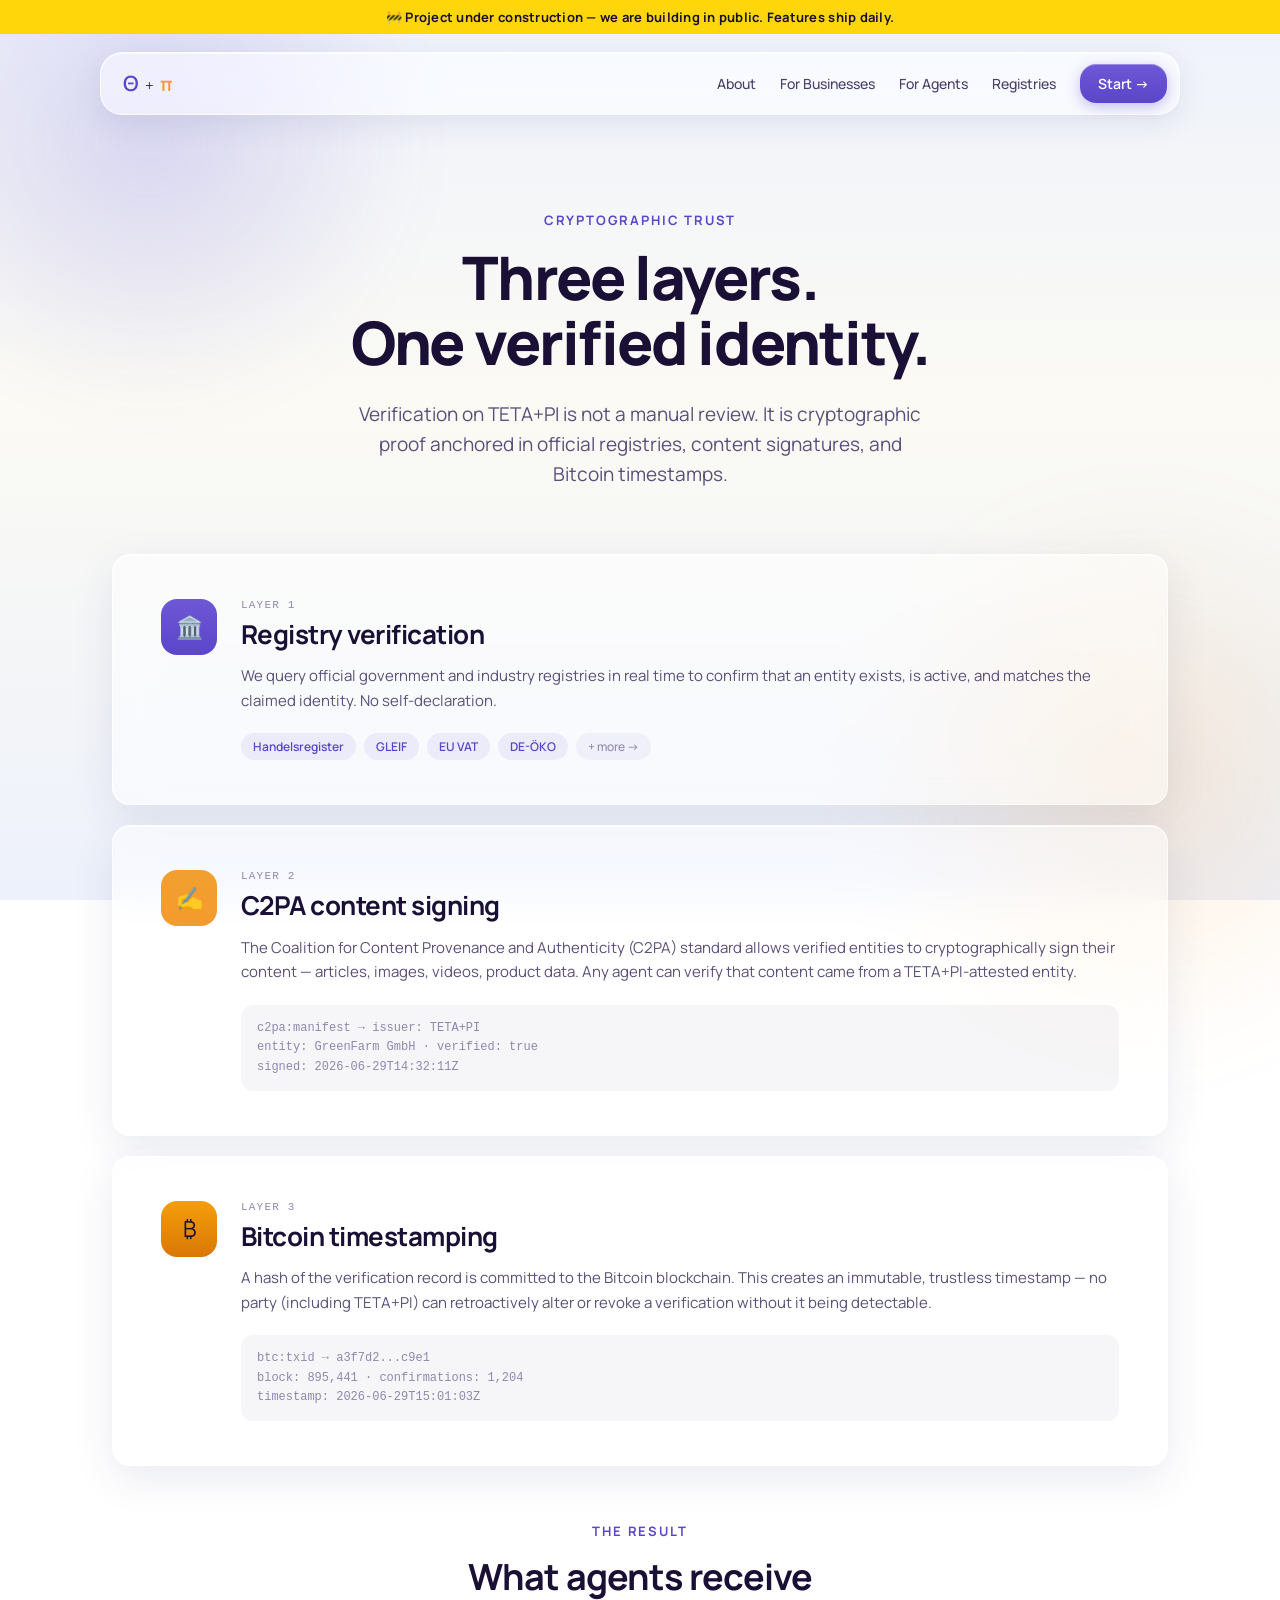
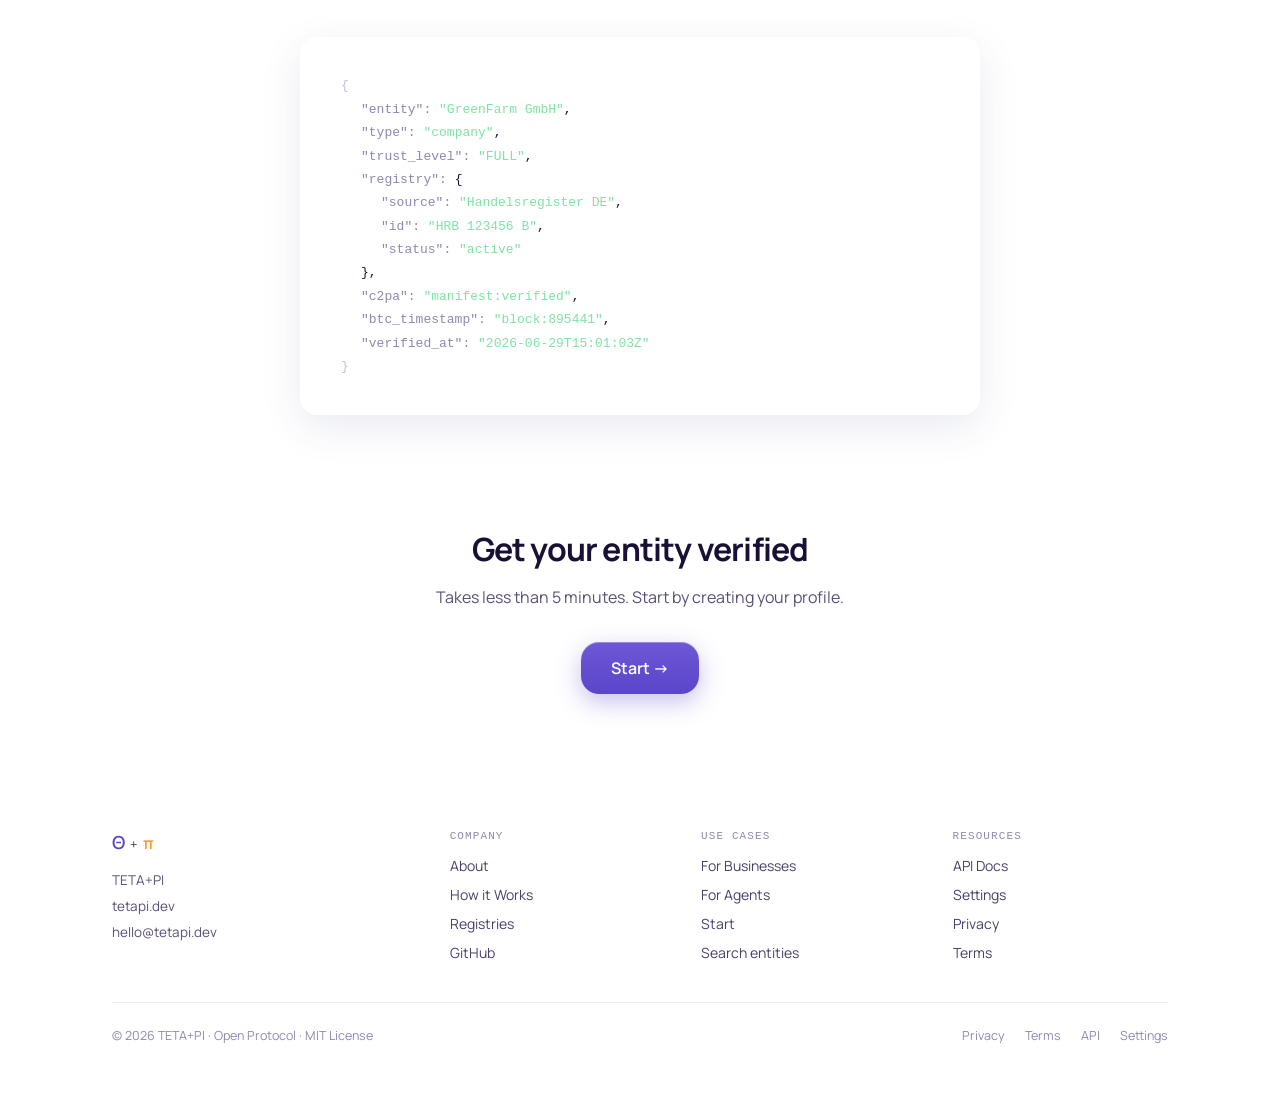
<file: landing/how-it-works.html>
<!DOCTYPE html>
<html lang="en">
<head>
<meta charset="utf-8">
<meta name="viewport" content="width=device-width, initial-scale=1">
<title>How Verification Works — TETA+PI</title>
<meta name="description" content="Three layers of cryptographic trust: registry verification, C2PA content signing, and Bitcoin timestamping. Learn how TETA+PI verifies identities.">
<link rel="canonical" href="https://tetapi.dev/how-it-works.html">
<meta name="robots" content="index, follow">
<meta property="og:type" content="website">
<meta property="og:url" content="https://tetapi.dev/how-it-works.html">
<meta property="og:title" content="How Verification Works — TETA+PI">
<meta property="og:description" content="Three layers of cryptographic trust: registry verification, C2PA content signing, and Bitcoin timestamping. One verified identity.">
<meta property="og:image" content="https://tetapi.dev/og-image.png">
<meta property="og:site_name" content="TETA+PI">
<meta name="twitter:card" content="summary_large_image">
<meta name="twitter:title" content="How Verification Works — TETA+PI">
<meta name="twitter:description" content="Registry · C2PA · Bitcoin. Three layers, one cryptographic identity.">
<meta name="twitter:image" content="https://tetapi.dev/og-image.png">
<script type="application/ld+json">
{"@context":"https://schema.org","@type":"TechArticle","name":"How TETA+PI Verification Works","url":"https://tetapi.dev/how-it-works.html","description":"Three layers of cryptographic trust: registry verification, C2PA content signing, and Bitcoin timestamping.","publisher":{"@type":"Organization","name":"TETA+PI","url":"https://tetapi.dev"}}
</script>
<link rel="preconnect" href="https://fonts.googleapis.com">
<link rel="preconnect" href="https://fonts.gstatic.com" crossorigin>
<link href="https://fonts.googleapis.com/css2?family=Manrope:wght@400;500;600;700;800&display=swap" rel="stylesheet">
<style>
html,body{margin:0;padding:0;background:linear-gradient(180deg,#EEF2FC 0%,#FBFAF4 45%,#EDF1FB 100%);background-attachment:fixed}
body{-webkit-font-smoothing:antialiased;font-family:'Manrope','Trebuchet MS','Segoe UI',sans-serif;color:#1A1035}
*,*::before,*::after{box-sizing:border-box}
::selection{background:rgba(91,69,201,.20)}
a{color:inherit;text-decoration:none}
@keyframes floatA{0%,100%{transform:translate(0,0) scale(1)}50%{transform:translate(40px,-30px) scale(1.08)}}
@keyframes floatB{0%,100%{transform:translate(0,0) scale(1)}50%{transform:translate(-50px,40px) scale(1.12)}}
[data-reveal]{opacity:0;transform:translateY(20px);transition:opacity .5s ease-out,transform .5s ease-out}
[data-reveal].in{opacity:1;transform:none}
@media(prefers-reduced-motion:reduce){[data-reveal]{opacity:1!important;transform:none!important;transition:none!important}}
.nav{position:sticky;top:18px;z-index:40;margin:18px auto 0;max-width:1120px;padding:0 20px}
.nav-inner{display:flex;align-items:center;justify-content:space-between;gap:18px;padding:11px 12px 11px 22px;border-radius:22px;background:rgba(255,255,255,.55);border:1px solid rgba(255,255,255,.7);box-shadow:0 8px 30px rgba(45,55,120,.10),inset 0 1px 0 rgba(255,255,255,.8);backdrop-filter:blur(20px) saturate(180%);-webkit-backdrop-filter:blur(20px) saturate(180%)}
.nav-logo{display:flex;align-items:baseline;gap:6px}
.nav-logo .theta{font-size:21px;font-weight:600;color:#5B45C9;line-height:1;letter-spacing:-.5px}
.nav-logo .plus{font-size:15px;font-weight:300;color:#1A1035;line-height:1}
.nav-logo .pi{font-size:19px;font-weight:600;color:#F59A2E;line-height:1}
.nav-links{display:flex;align-items:center;gap:24px}
.nav-links a{font-size:14px;color:#4A3F6B;font-weight:500}
.nav-links a:hover{color:#5B45C9}
.nav-cta,.nav-links a.nav-cta{font-size:14px;font-weight:600;color:#fff;background:linear-gradient(180deg,#6E58D6,#5B45C9);padding:10px 18px;border-radius:16px;box-shadow:0 4px 14px rgba(91,69,201,.34),inset 0 1px 0 rgba(255,255,255,.3)}
.nav-hamburger{display:none;flex-direction:column;gap:5px;cursor:pointer;padding:6px;background:none;border:none}
.nav-hamburger span{width:22px;height:1.5px;background:#1A1035;display:block}
.mobile-menu{display:none;position:fixed;inset:0;z-index:49;background:rgba(238,242,252,.97);backdrop-filter:blur(20px) saturate(140%);-webkit-backdrop-filter:blur(20px) saturate(140%);flex-direction:column;align-items:center;justify-content:center;gap:34px}
.mobile-menu.open{display:flex}
.mobile-menu a{font-size:22px;font-weight:600;color:#1A1035}
.mobile-menu .close-btn{position:absolute;top:24px;right:24px;font-size:28px;color:#1A1035;background:none;border:none;cursor:pointer;padding:8px}
.section{max-width:1120px;margin:0 auto;padding:56px 32px}
.glass{background:rgba(255,255,255,.5);border:1px solid rgba(255,255,255,.7);box-shadow:0 12px 40px rgba(45,55,120,.10),inset 0 1px 0 rgba(255,255,255,.85);backdrop-filter:blur(20px) saturate(140%);-webkit-backdrop-filter:blur(20px) saturate(140%);border-radius:18px}
.eyebrow{font-size:13px;font-weight:700;letter-spacing:.14em;text-transform:uppercase;color:#5B45C9;margin-bottom:16px}
.btn-primary{display:inline-flex;align-items:center;height:52px;padding:0 30px;font-size:16px;font-weight:600;color:#fff;background:linear-gradient(180deg,#6E58D6,#5B45C9);border-radius:18px;box-shadow:0 8px 24px rgba(91,69,201,.34),inset 0 1px 0 rgba(255,255,255,.3)}
.grid-foot{display:grid;grid-template-columns:1.4fr 1fr 1fr 1fr;gap:36px}
.layer{display:grid;grid-template-columns:56px 1fr;gap:24px;align-items:start}
@media(max-width:640px){
  .nav-links{display:none}
  .nav-hamburger{display:flex}
  .grid-foot{grid-template-columns:1fr 1fr}
  .section{padding:48px 20px}
  .layer{grid-template-columns:44px 1fr;gap:16px}
}
</style>
</head>
<body>
<div style="position:relative;z-index:50;display:flex;align-items:center;justify-content:center;gap:8px;padding:8px 16px;background:#FFD60A;color:#1A1035;font-size:13px;font-weight:700;letter-spacing:.02em;text-align:center">🚧 Project under construction — we are building in public. Features ship daily.</div>

<div style="position:fixed;top:-140px;left:-130px;width:560px;height:560px;border-radius:50%;background:radial-gradient(circle,rgba(91,69,201,.18),transparent 68%);filter:blur(32px);animation:floatA 26s ease-in-out infinite;pointer-events:none;z-index:0"></div>
<div style="position:fixed;bottom:-180px;right:-160px;width:600px;height:600px;border-radius:50%;background:radial-gradient(circle,rgba(245,154,46,.16),transparent 68%);filter:blur(36px);animation:floatB 30s ease-in-out infinite;pointer-events:none;z-index:0"></div>

<div style="position:relative;z-index:1">

<nav class="nav">
  <div class="nav-inner">
    <a href="/" class="nav-logo">
      <span class="theta">Θ</span>
      <span class="plus">+</span>
      <span class="pi">π</span>
    </a>
    <div class="nav-links">
      <a href="https://tetapi.dev/about.html">About</a>
      <a href="https://tetapi.dev/for-businesses.html">For Businesses</a>
      <a href="https://tetapi.dev/for-agents.html">For Agents</a>
      <a href="https://tetapi.dev/registries.html">Registries</a>
      <a href="https://app.tetapi.dev/claim" class="nav-cta">Start →</a>
    </div>
    <button class="nav-hamburger" onclick="document.getElementById('mobile-menu').classList.add('open')" aria-label="Menu">
      <span></span><span></span><span></span>
    </button>
  </div>
</nav>

<div class="mobile-menu" id="mobile-menu">
  <button class="close-btn" onclick="document.getElementById('mobile-menu').classList.remove('open')">×</button>
  <a href="https://tetapi.dev/about.html" onclick="document.getElementById('mobile-menu').classList.remove('open')">About</a>
  <a href="https://tetapi.dev/for-businesses.html" onclick="document.getElementById('mobile-menu').classList.remove('open')">For Businesses</a>
  <a href="https://tetapi.dev/for-agents.html" onclick="document.getElementById('mobile-menu').classList.remove('open')">For Agents</a>
  <a href="https://tetapi.dev/registries.html" onclick="document.getElementById('mobile-menu').classList.remove('open')">Registries</a>
  <a href="https://app.tetapi.dev/claim" style="font-size:16px;font-weight:600;color:#fff;background:linear-gradient(180deg,#6E58D6,#5B45C9);padding:14px 30px;border-radius:16px">Start →</a>
</div>

<!-- HERO -->
<section class="section" style="padding-top:96px;padding-bottom:64px;text-align:center">
  <div class="eyebrow" data-reveal>Cryptographic trust</div>
  <h1 data-reveal style="font-size:clamp(34px,5vw,60px);font-weight:800;letter-spacing:-.03em;line-height:1.08;margin:0 auto 24px;max-width:760px;text-wrap:balance">
    Three layers.<br>One verified identity.
  </h1>
  <p data-reveal style="font-size:clamp(16px,2vw,19px);color:#5A4F78;max-width:580px;margin:0 auto;line-height:1.6">
    Verification on TETA+PI is not a manual review. It is cryptographic proof anchored in official registries, content signatures, and Bitcoin timestamps.
  </p>
</section>

<!-- LAYER 1 -->
<section class="section" style="padding-top:0">
  <div class="glass" style="padding:44px 48px;margin-bottom:20px" data-reveal>
    <div class="layer">
      <div style="width:56px;height:56px;border-radius:16px;background:linear-gradient(180deg,#6E58D6,#5B45C9);display:flex;align-items:center;justify-content:center;font-size:22px">🏛️</div>
      <div>
        <div style="font-size:11px;font-family:ui-monospace,monospace;letter-spacing:1.2px;text-transform:uppercase;color:#9088B0;margin-bottom:8px">Layer 1</div>
        <h2 style="font-size:clamp(20px,2.5vw,26px);font-weight:700;letter-spacing:-.02em;margin:0 0 14px;line-height:1.2">Registry verification</h2>
        <p style="font-size:15px;color:#5A4F78;margin:0 0 20px;line-height:1.65">We query official government and industry registries in real time to confirm that an entity exists, is active, and matches the claimed identity. No self-declaration.</p>
        <div style="display:flex;flex-wrap:wrap;gap:8px">
          <span style="font-size:12px;padding:5px 12px;border-radius:20px;background:rgba(91,69,201,.08);color:#5B45C9;font-weight:600">Handelsregister</span>
          <span style="font-size:12px;padding:5px 12px;border-radius:20px;background:rgba(91,69,201,.08);color:#5B45C9;font-weight:600">GLEIF</span>
          <span style="font-size:12px;padding:5px 12px;border-radius:20px;background:rgba(91,69,201,.08);color:#5B45C9;font-weight:600">EU VAT</span>
          <span style="font-size:12px;padding:5px 12px;border-radius:20px;background:rgba(91,69,201,.08);color:#5B45C9;font-weight:600">DE-ÖKO</span>
          <a href="https://tetapi.dev/registries.html" style="font-size:12px;padding:5px 12px;border-radius:20px;background:rgba(91,69,201,.05);color:#9088B0;font-weight:500">+ more →</a>
        </div>
      </div>
    </div>
  </div>

  <!-- LAYER 2 -->
  <div class="glass" style="padding:44px 48px;margin-bottom:20px" data-reveal>
    <div class="layer">
      <div style="width:56px;height:56px;border-radius:16px;background:linear-gradient(180deg,#F0A030,#F59A2E);display:flex;align-items:center;justify-content:center;font-size:22px">✍️</div>
      <div>
        <div style="font-size:11px;font-family:ui-monospace,monospace;letter-spacing:1.2px;text-transform:uppercase;color:#9088B0;margin-bottom:8px">Layer 2</div>
        <h2 style="font-size:clamp(20px,2.5vw,26px);font-weight:700;letter-spacing:-.02em;margin:0 0 14px;line-height:1.2">C2PA content signing</h2>
        <p style="font-size:15px;color:#5A4F78;margin:0 0 20px;line-height:1.65">The Coalition for Content Provenance and Authenticity (C2PA) standard allows verified entities to cryptographically sign their content — articles, images, videos, product data. Any agent can verify that content came from a TETA+PI-attested entity.</p>
        <div style="font-family:ui-monospace,monospace;font-size:12px;color:#9088B0;background:rgba(26,16,53,.04);padding:14px 16px;border-radius:12px;line-height:1.6">
          c2pa:manifest → issuer: TETA+PI<br>
          entity: GreenFarm GmbH · verified: true<br>
          signed: 2026-06-29T14:32:11Z
        </div>
      </div>
    </div>
  </div>

  <!-- LAYER 3 -->
  <div class="glass" style="padding:44px 48px" data-reveal>
    <div class="layer">
      <div style="width:56px;height:56px;border-radius:16px;background:linear-gradient(180deg,#F59E0B,#D97706);display:flex;align-items:center;justify-content:center;font-size:22px">₿</div>
      <div>
        <div style="font-size:11px;font-family:ui-monospace,monospace;letter-spacing:1.2px;text-transform:uppercase;color:#9088B0;margin-bottom:8px">Layer 3</div>
        <h2 style="font-size:clamp(20px,2.5vw,26px);font-weight:700;letter-spacing:-.02em;margin:0 0 14px;line-height:1.2">Bitcoin timestamping</h2>
        <p style="font-size:15px;color:#5A4F78;margin:0 0 20px;line-height:1.65">A hash of the verification record is committed to the Bitcoin blockchain. This creates an immutable, trustless timestamp — no party (including TETA+PI) can retroactively alter or revoke a verification without it being detectable.</p>
        <div style="font-family:ui-monospace,monospace;font-size:12px;color:#9088B0;background:rgba(26,16,53,.04);padding:14px 16px;border-radius:12px;line-height:1.6">
          btc:txid → a3f7d2...c9e1<br>
          block: 895,441 · confirmations: 1,204<br>
          timestamp: 2026-06-29T15:01:03Z
        </div>
      </div>
    </div>
  </div>
</section>

<!-- RESULT -->
<section class="section" style="padding-top:0">
  <div style="text-align:center;margin-bottom:40px" data-reveal>
    <div class="eyebrow">The result</div>
    <h2 style="font-size:clamp(24px,3.5vw,36px);font-weight:700;letter-spacing:-.025em;margin:0;line-height:1.15">What agents receive</h2>
  </div>
  <div class="glass" style="padding:36px 40px;max-width:680px;margin:0 auto" data-reveal>
    <div style="font-family:ui-monospace,'SF Mono','Menlo',monospace;font-size:13px;line-height:1.8">
      <div style="color:#C9B8E8">{</div>
      <div style="padding-left:20px">
        <div><span style="color:#9088B0">"entity":</span> <span style="color:#7FE3A4">"GreenFarm GmbH"</span>,</div>
        <div><span style="color:#9088B0">"type":</span> <span style="color:#7FE3A4">"company"</span>,</div>
        <div><span style="color:#9088B0">"trust_level":</span> <span style="color:#7FE3A4">"FULL"</span>,</div>
        <div><span style="color:#9088B0">"registry":</span> {</div>
        <div style="padding-left:20px">
          <div><span style="color:#9088B0">"source":</span> <span style="color:#7FE3A4">"Handelsregister DE"</span>,</div>
          <div><span style="color:#9088B0">"id":</span> <span style="color:#7FE3A4">"HRB 123456 B"</span>,</div>
          <div><span style="color:#9088B0">"status":</span> <span style="color:#7FE3A4">"active"</span></div>
        </div>
        <div>},</div>
        <div><span style="color:#9088B0">"c2pa":</span> <span style="color:#7FE3A4">"manifest:verified"</span>,</div>
        <div><span style="color:#9088B0">"btc_timestamp":</span> <span style="color:#7FE3A4">"block:895441"</span>,</div>
        <div><span style="color:#9088B0">"verified_at":</span> <span style="color:#7FE3A4">"2026-06-29T15:01:03Z"</span></div>
      </div>
      <div style="color:#C9B8E8">}</div>
    </div>
  </div>
</section>

<!-- CTA -->
<section class="section" style="padding-bottom:96px;text-align:center" data-reveal>
  <h2 style="font-size:clamp(22px,3vw,32px);font-weight:700;letter-spacing:-.025em;margin:0 0 14px">Get your entity verified</h2>
  <p style="font-size:16px;color:#5A4F78;margin:0 0 32px;line-height:1.55;max-width:480px;margin-left:auto;margin-right:auto">Takes less than 5 minutes. Start by creating your profile.</p>
  <a href="https://app.tetapi.dev/claim" class="btn-primary">Start →</a>
</section>

<!-- FOOTER -->
<footer style="max-width:1120px;margin:0 auto;padding:40px 32px 60px">
  <div class="grid-foot" style="margin-bottom:40px">
    <div>
      <div style="display:flex;align-items:baseline;gap:5px;margin-bottom:14px">
        <span style="font-size:18px;font-weight:600;color:#5B45C9">Θ</span>
        <span style="font-size:13px;font-weight:300">+</span>
        <span style="font-size:16px;font-weight:600;color:#F59A2E">π</span>
      </div>
      <div style="font-size:13.5px;color:#5A4F78;line-height:1.9">TETA+PI<br>tetapi.dev<br>hello&#64;tetapi.dev</div>
    </div>
    <div>
      <div style="font-family:ui-monospace,'SF Mono','Menlo',monospace;font-size:11px;letter-spacing:1.1px;text-transform:uppercase;color:#9088B0;margin-bottom:14px">Company</div>
      <div style="display:flex;flex-direction:column;gap:10px">
        <a href="https://tetapi.dev/about.html" style="font-size:14px;color:#4A3F6B">About</a>
        <a href="https://tetapi.dev/how-it-works.html" style="font-size:14px;color:#4A3F6B">How it Works</a>
        <a href="https://tetapi.dev/registries.html" style="font-size:14px;color:#4A3F6B">Registries</a>
        <a href="https://github.com/teta-pi" target="_blank" rel="noopener" style="font-size:14px;color:#4A3F6B">GitHub</a>
      </div>
    </div>
    <div>
      <div style="font-family:ui-monospace,'SF Mono','Menlo',monospace;font-size:11px;letter-spacing:1.1px;text-transform:uppercase;color:#9088B0;margin-bottom:14px">Use Cases</div>
      <div style="display:flex;flex-direction:column;gap:10px">
        <a href="https://tetapi.dev/for-businesses.html" style="font-size:14px;color:#4A3F6B">For Businesses</a>
        <a href="https://tetapi.dev/for-agents.html" style="font-size:14px;color:#4A3F6B">For Agents</a>
        <a href="https://app.tetapi.dev/claim" style="font-size:14px;color:#4A3F6B">Start</a>
        <a href="https://app.tetapi.dev" style="font-size:14px;color:#4A3F6B">Search entities</a>
      </div>
    </div>
    <div>
      <div style="font-family:ui-monospace,'SF Mono','Menlo',monospace;font-size:11px;letter-spacing:1.1px;text-transform:uppercase;color:#9088B0;margin-bottom:14px">Resources</div>
      <div style="display:flex;flex-direction:column;gap:10px">
        <a href="https://api.tetapi.dev/docs" style="font-size:14px;color:#4A3F6B">API Docs</a>
        <a href="https://app.tetapi.dev/settings" style="font-size:14px;color:#4A3F6B">Settings</a>
        <a href="https://tetapi.dev/privacy.html" style="font-size:14px;color:#4A3F6B">Privacy</a>
        <a href="https://tetapi.dev/terms.html" style="font-size:14px;color:#4A3F6B">Terms</a>
      </div>
    </div>
  </div>
  <div style="display:flex;align-items:center;justify-content:space-between;gap:16px;flex-wrap:wrap;padding-top:24px;border-top:1px solid rgba(26,16,53,.08)">
    <div style="font-size:12.5px;color:#9088B0">© 2026 TETA+PI · Open Protocol · MIT License</div>
    <div style="display:flex;gap:20px">
      <a href="https://tetapi.dev/privacy.html" style="font-size:12.5px;color:#9088B0">Privacy</a>
      <a href="https://tetapi.dev/terms.html" style="font-size:12.5px;color:#9088B0">Terms</a>
      <a href="https://api.tetapi.dev/docs" style="font-size:12.5px;color:#9088B0">API</a>
      <a href="https://app.tetapi.dev/settings" style="font-size:12.5px;color:#9088B0">Settings</a>
    </div>
  </div>
</footer>

</div>
<script>
if (!window.matchMedia('(prefers-reduced-motion: reduce)').matches && 'IntersectionObserver' in window) {
  const io = new IntersectionObserver((e) => {
    e.forEach(x => { if (x.isIntersecting) { x.target.classList.add('in'); io.unobserve(x.target); } });
  }, { threshold: 0.12, rootMargin: '0px 0px -40px 0px' });
  document.querySelectorAll('[data-reveal]').forEach(el => io.observe(el));
}
</script>
<script data-goatcounter="https://stats.tetapi.dev/count" async src="https://stats.tetapi.dev/count.js"></script>
</body>
</html>
</file>
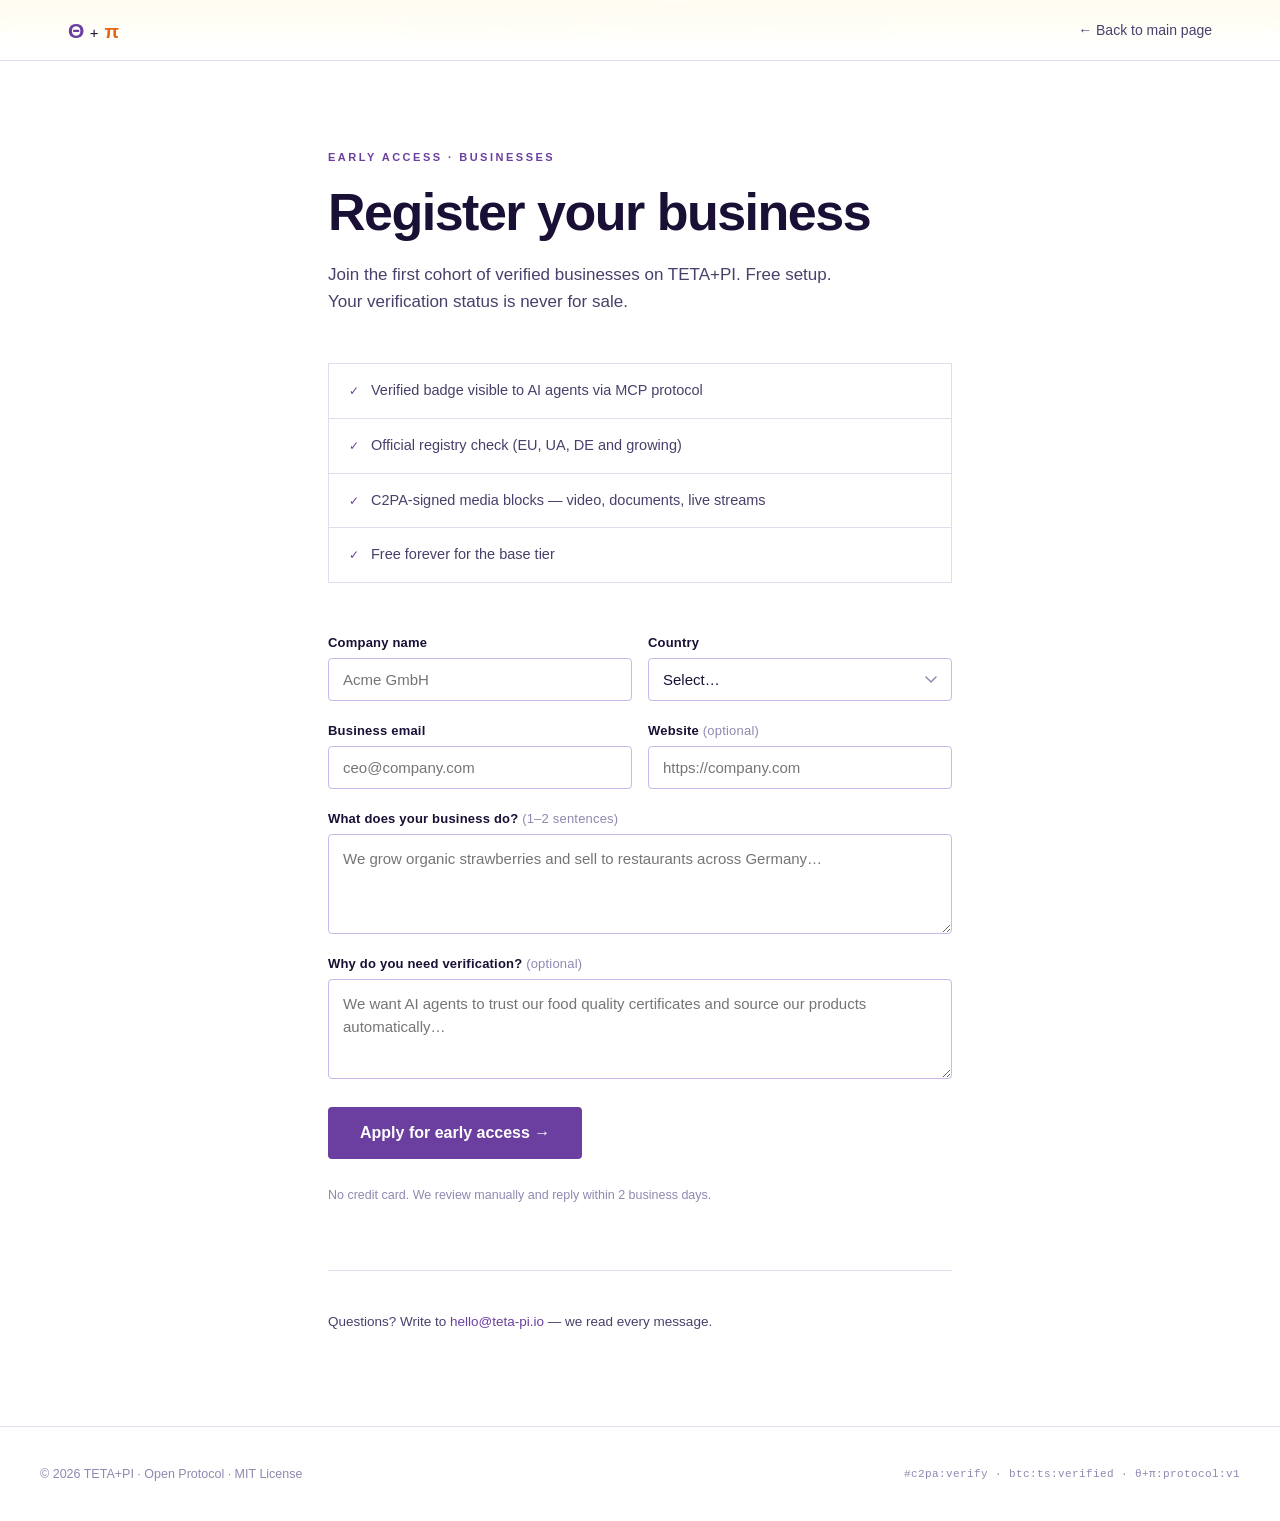
<file: landing/onboarding.html>
<!DOCTYPE html>
<html lang="en">
<head>
  <meta charset="utf-8">
  <meta name="viewport" content="width=device-width, initial-scale=1">
  <title>Get Verified — TETA+PI</title>
  <meta name="description" content="Apply to get verified on TETA+PI. Businesses, journalists, and artists — free setup. Your verified profile becomes discoverable by AI agents via MCP.">
  <link rel="canonical" href="https://tetapi.dev/onboarding.html">
  <meta name="robots" content="index, follow">
  <meta property="og:type" content="website">
  <meta property="og:url" content="https://tetapi.dev/onboarding.html">
  <meta property="og:title" content="Get Verified — TETA+PI">
  <meta property="og:description" content="Apply for early access. Free setup. Your verification status is never for sale.">
  <meta property="og:site_name" content="TETA+PI">
  <style>
    *, *::before, *::after { box-sizing: border-box; }
    html, body { margin: 0; padding: 0; background: #ffffff; scroll-behavior: smooth; }
    body { -webkit-font-smoothing: antialiased; font-family: 'Trebuchet MS','Segoe UI','Helvetica Neue',sans-serif; color: #1A1035; }
    ::selection { background: rgba(107,63,160,0.16); }

    /* Nav */
    nav {
      position: fixed; top: 0; left: 0; right: 0; z-index: 50;
      background: rgba(255,255,255,0.95); backdrop-filter: blur(12px);
      border-bottom: 1px solid #E2DCF0;
    }
    .nav-inner {
      max-width: 1200px; margin: 0 auto; padding: 0 28px;
      height: 60px; display: flex; align-items: center; justify-content: space-between;
    }
    .logo { display: flex; align-items: baseline; gap: 6px; text-decoration: none; user-select: none; }
    .logo-t { font-size: 21px; font-weight: 600; color: #6B3FA0; line-height: 1; letter-spacing: -0.5px; }
    .logo-plus { font-size: 15px; font-weight: 300; color: #1A1035; line-height: 1; }
    .logo-pi { font-size: 19px; font-weight: 600; color: #E8640C; line-height: 1; }
    .nav-back { font-size: 14px; color: #4A3F6B; text-decoration: none; display: flex; align-items: center; gap: 6px; }
    .nav-back:hover { color: #6B3FA0; }

    /* Page */
    main {
      min-height: 100vh;
      padding: 120px 28px 80px;
      max-width: 680px;
      margin: 0 auto;
    }

    .badge {
      font-size: 11px; font-weight: 700; letter-spacing: 2.5px;
      text-transform: uppercase; color: #6B3FA0; margin-bottom: 22px;
    }
    h1 {
      font-size: clamp(32px, 5vw, 52px); font-weight: 700;
      letter-spacing: -1.5px; line-height: 1.07;
      color: #1A1035; margin: 0 0 20px;
    }
    .sub {
      font-size: 17px; color: #4A3F6B; line-height: 1.6;
      margin: 0 0 48px; max-width: 520px;
    }

    /* Benefits */
    .benefits {
      display: flex; flex-direction: column; gap: 0;
      border: 1px solid #E2DCF0; margin-bottom: 52px;
    }
    .benefit {
      display: flex; align-items: baseline; gap: 12px;
      padding: 16px 20px; border-bottom: 1px solid #E2DCF0;
      font-size: 14.5px; color: #4A3F6B; line-height: 1.5;
    }
    .benefit:last-child { border-bottom: none; }
    .benefit-mark { color: #6B3FA0; font-size: 12px; flex: none; }

    /* Form */
    form { display: flex; flex-direction: column; gap: 22px; }

    .field { display: flex; flex-direction: column; gap: 8px; }
    label {
      font-size: 13px; font-weight: 600; color: #1A1035;
      letter-spacing: 0.2px;
    }
    label span { color: #9088B0; font-weight: 400; }

    input, select, textarea {
      font-family: inherit; font-size: 15px; color: #1A1035;
      background: #ffffff; border: 1px solid #C9B8E8;
      border-radius: 4px; padding: 12px 14px;
      transition: border-color .15s ease, box-shadow .15s ease;
      outline: none; width: 100%;
      -webkit-appearance: none;
    }
    input:focus, select:focus, textarea:focus {
      border-color: #6B3FA0;
      box-shadow: 0 0 0 3px rgba(107,63,160,0.1);
    }
    textarea { resize: vertical; min-height: 100px; line-height: 1.55; }
    select { cursor: pointer; background-image: url("data:image/svg+xml,%3Csvg xmlns='http://www.w3.org/2000/svg' width='12' height='8' viewBox='0 0 12 8'%3E%3Cpath d='M1 1l5 5 5-5' stroke='%239088B0' stroke-width='1.5' fill='none' stroke-linecap='round'/%3E%3C/svg%3E"); background-repeat: no-repeat; background-position: right 14px center; padding-right: 36px; }

    .row { display: grid; grid-template-columns: 1fr 1fr; gap: 16px; }
    @media (max-width: 500px) { .row { grid-template-columns: 1fr; } }

    .submit-btn {
      display: inline-flex; align-items: center; justify-content: center;
      height: 52px; padding: 0 32px; border-radius: 4px;
      font-size: 16px; font-weight: 600; color: #ffffff;
      background: #6B3FA0; border: none; cursor: pointer;
      transition: background .15s ease, transform .15s ease;
      font-family: inherit; margin-top: 6px; align-self: flex-start;
    }
    .submit-btn:hover { background: #5A3488; transform: scale(1.02); }
    .submit-btn:active { transform: scale(0.99); }
    .submit-btn:disabled { opacity: 0.6; cursor: not-allowed; transform: none; }

    .note {
      font-size: 12.5px; color: #9088B0; line-height: 1.6;
      margin-top: 4px;
    }

    /* Thank-you state */
    .thankyou {
      display: none;
      padding: 40px 36px;
      border: 1px solid #E2DCF0;
      border-left: 2px solid #6B3FA0;
      background: rgba(107,63,160,0.025);
    }
    .thankyou-icon { font-size: 28px; margin-bottom: 16px; }
    .thankyou h2 {
      font-size: 26px; font-weight: 700; letter-spacing: -0.6px;
      color: #1A1035; margin: 0 0 12px;
    }
    .thankyou p { font-size: 16px; color: #4A3F6B; line-height: 1.6; margin: 0; }

    /* Divider */
    .divider { height: 1px; background: #E2DCF0; margin: 52px 0 40px; }

    /* Footer */
    footer {
      border-top: 1px solid #E2DCF0;
      padding: 40px 28px;
    }
    .footer-inner {
      max-width: 1200px; margin: 0 auto;
      display: flex; align-items: center; justify-content: space-between;
      gap: 16px; flex-wrap: wrap;
    }
    .footer-copy { font-size: 12.5px; color: #9088B0; }
    .footer-mono {
      font-family: ui-monospace,'SF Mono','Menlo',monospace;
      font-size: 11px; color: #9088B0; letter-spacing: 0.4px;
    }
  </style>
</head>
<body>
<div style="position:relative;z-index:50;display:flex;align-items:center;justify-content:center;gap:8px;padding:8px 16px;background:#FFD60A;color:#1A1035;font-size:13px;font-weight:700;letter-spacing:.02em;text-align:center">🚧 Project under construction — we are building in public. Features ship daily.</div>

  <nav>
    <div class="nav-inner">
      <a href="index.html" class="logo">
        <span class="logo-t">Θ</span>
        <span class="logo-plus">+</span>
        <span class="logo-pi">π</span>
      </a>
      <a href="index.html" class="nav-back">← Back to main page</a>
    </div>
  </nav>

  <main>
    <div class="badge">Early access · Businesses</div>
    <h1>Register your business</h1>
    <p class="sub">Join the first cohort of verified businesses on TETA+PI. Free setup. Your verification status is never for sale.</p>

    <div class="benefits">
      <div class="benefit"><span class="benefit-mark">✓</span> Verified badge visible to AI agents via MCP protocol</div>
      <div class="benefit"><span class="benefit-mark">✓</span> Official registry check (EU, UA, DE and growing)</div>
      <div class="benefit"><span class="benefit-mark">✓</span> C2PA-signed media blocks — video, documents, live streams</div>
      <div class="benefit"><span class="benefit-mark">✓</span> Free forever for the base tier</div>
    </div>

    <!-- FORM — submits to Formspree -->
    <!-- TODO: replace YOUR_FORM_ID with your Formspree form ID from formspree.io -->
    <form id="reg-form" action="https://formspree.io/f/YOUR_FORM_ID" method="POST">

      <input type="hidden" name="_subject" value="New business registration — TETA+PI">
      <input type="hidden" name="_next" value="">

      <div class="row">
        <div class="field">
          <label for="company">Company name</label>
          <input type="text" id="company" name="company" required placeholder="Acme GmbH">
        </div>
        <div class="field">
          <label for="country">Country</label>
          <select id="country" name="country" required>
            <option value="" disabled selected>Select…</option>
            <option>Germany</option>
            <option>Ukraine</option>
            <option>Austria</option>
            <option>Switzerland</option>
            <option>Netherlands</option>
            <option>France</option>
            <option>United Kingdom</option>
            <option>United States</option>
            <option>Other</option>
          </select>
        </div>
      </div>

      <div class="row">
        <div class="field">
          <label for="email">Business email</label>
          <input type="email" id="email" name="email" required placeholder="ceo@company.com">
        </div>
        <div class="field">
          <label for="website">Website <span>(optional)</span></label>
          <input type="url" id="website" name="website" placeholder="https://company.com">
        </div>
      </div>

      <div class="field">
        <label for="description">What does your business do? <span>(1–2 sentences)</span></label>
        <textarea id="description" name="description" rows="3" placeholder="We grow organic strawberries and sell to restaurants across Germany…"></textarea>
      </div>

      <div class="field">
        <label for="usecase">Why do you need verification? <span>(optional)</span></label>
        <textarea id="usecase" name="usecase" rows="2" placeholder="We want AI agents to trust our food quality certificates and source our products automatically…"></textarea>
      </div>

      <button type="submit" class="submit-btn" id="submit-btn">Apply for early access →</button>
      <p class="note">No credit card. We review manually and reply within 2 business days.</p>
    </form>

    <div class="thankyou" id="thankyou">
      <div class="thankyou-icon">✓</div>
      <h2>Application received</h2>
      <p>We'll review your details and reply to your email within 2 business days. If you have questions in the meantime — <a href="mailto:hello@teta-pi.io" style="color:#6B3FA0;">hello@teta-pi.io</a></p>
    </div>

    <div class="divider"></div>
    <p class="note" style="font-size:13.5px; color:#4A3F6B;">Questions? Write to <a href="mailto:hello@teta-pi.io" style="color:#6B3FA0; text-decoration:none;">hello@teta-pi.io</a> — we read every message.</p>
  </main>

  <footer>
    <div class="footer-inner">
      <div class="footer-copy">© 2026 TETA+PI · Open Protocol · MIT License</div>
      <div class="footer-mono">#c2pa:verify · btc:ts:verified · θ+π:protocol:v1</div>
    </div>
  </footer>

  <script>
    const form = document.getElementById('reg-form');
    const btn = document.getElementById('submit-btn');
    const thankyou = document.getElementById('thankyou');

    form.addEventListener('submit', async (e) => {
      e.preventDefault();
      btn.disabled = true;
      btn.textContent = 'Sending…';

      try {
        const res = await fetch(form.action, {
          method: 'POST',
          body: new FormData(form),
          headers: { 'Accept': 'application/json' }
        });
        if (res.ok) {
          form.style.display = 'none';
          thankyou.style.display = 'block';
        } else {
          btn.disabled = false;
          btn.textContent = 'Apply for early access →';
          alert('Something went wrong. Please try again or email hello@teta-pi.io');
        }
      } catch {
        btn.disabled = false;
        btn.textContent = 'Apply for early access →';
        alert('Network error. Please email hello@teta-pi.io directly.');
      }
    });
  </script>
<script data-goatcounter="https://stats.tetapi.dev/count" async src="https://stats.tetapi.dev/count.js"></script>
</body>
</html>
</file>
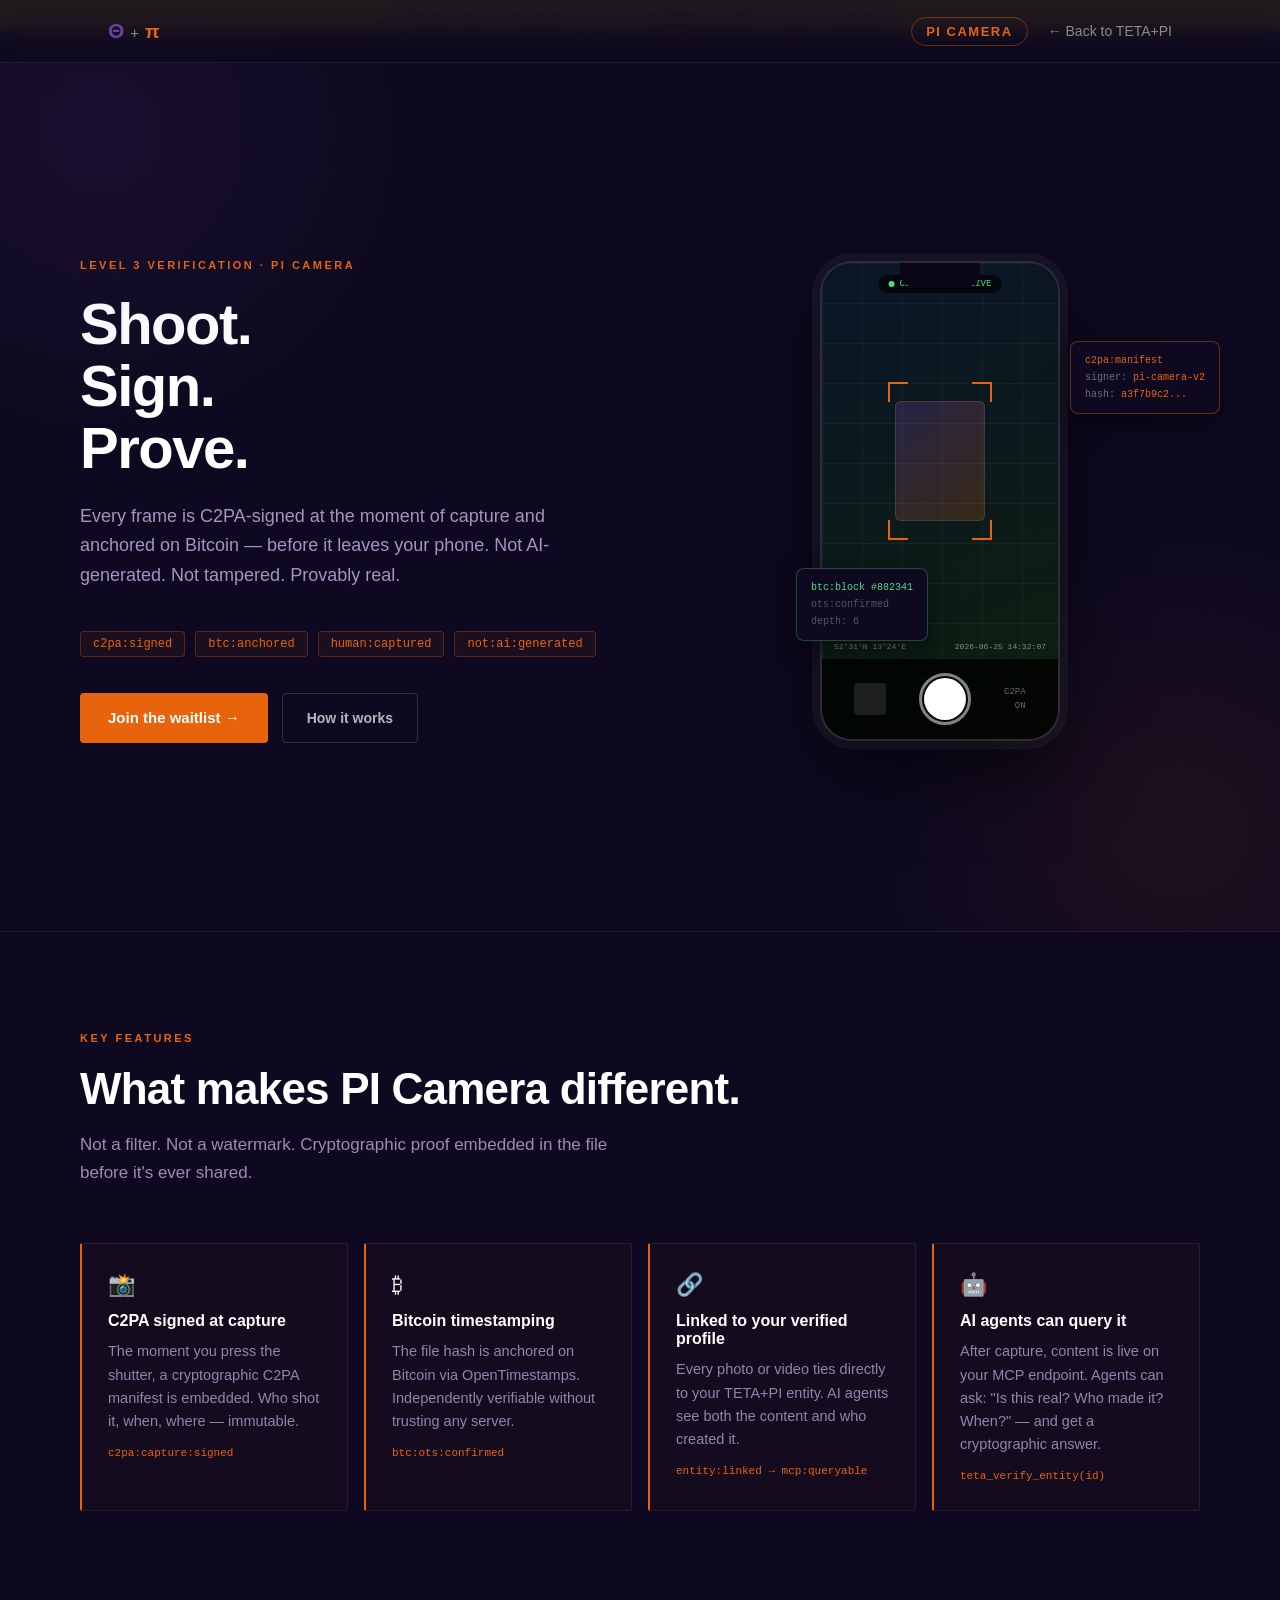
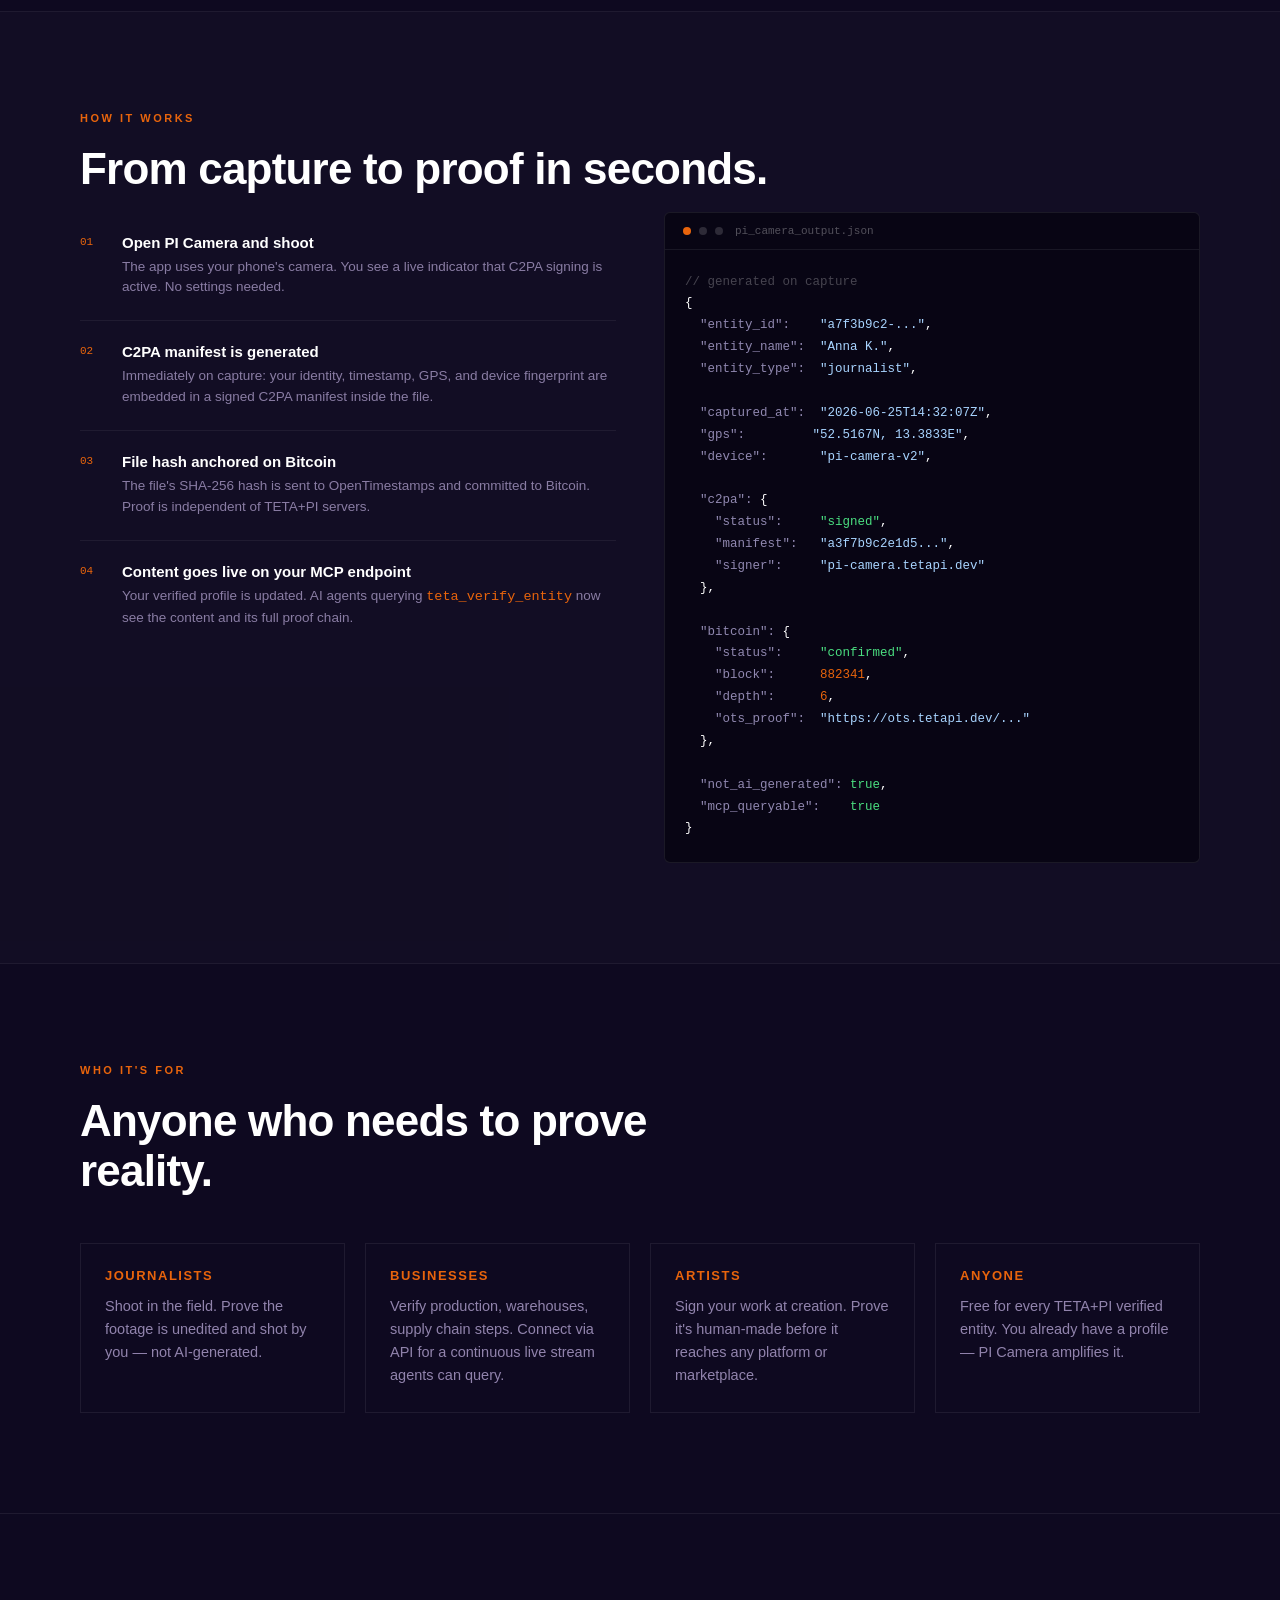
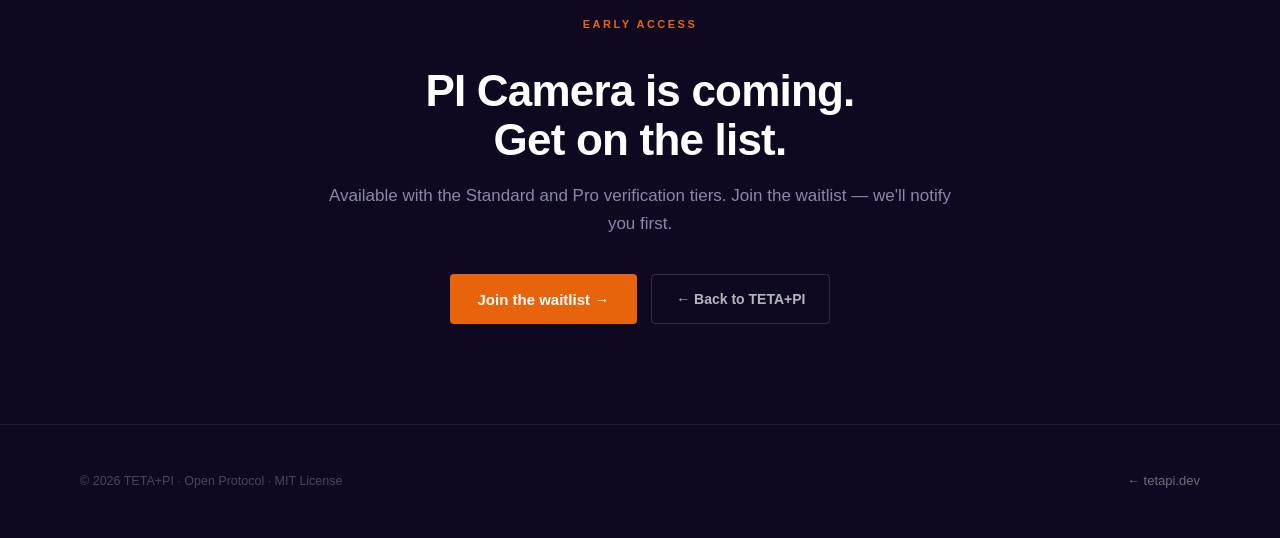
<file: landing/pi-camera.html>
<!DOCTYPE html>
<html lang="en">
<head>
<meta charset="utf-8">
<meta name="viewport" content="width=device-width, initial-scale=1">
<title>PI Camera — Shoot. Sign. Prove. | TETA+PI</title>
<meta name="description" content="PI Camera signs every frame with C2PA at capture and anchors it on Bitcoin. Your content is provably real, provably yours — before it leaves your phone.">
<link rel="canonical" href="https://tetapi.dev/pi-camera.html">
<meta name="robots" content="index, follow">
<meta property="og:type" content="website">
<meta property="og:title" content="PI Camera — Shoot. Sign. Prove.">
<meta property="og:description" content="C2PA-signed at capture. Bitcoin-anchored. Not AI-generated. Provably real.">
<meta property="og:url" content="https://tetapi.dev/pi-camera.html">
<meta property="og:image" content="https://tetapi.dev/og-image.png">
<meta property="og:site_name" content="TETA+PI">
<meta name="twitter:card" content="summary_large_image">
<meta name="twitter:title" content="PI Camera — Shoot. Sign. Prove.">
<meta name="twitter:description" content="C2PA-signed at capture. Bitcoin-anchored. Not AI-generated. Provably real.">
<meta name="twitter:image" content="https://tetapi.dev/og-image.png">
<script type="application/ld+json">
{
  "@context": "https://schema.org",
  "@type": "SoftwareApplication",
  "name": "PI Camera",
  "applicationCategory": "PhotoVideoApplication",
  "operatingSystem": "iOS, Android",
  "description": "PI Camera signs every frame with C2PA at the moment of capture and anchors it on Bitcoin. Not AI-generated. Not tampered. Provably real.",
  "provider": { "@type": "Organization", "name": "TETA+PI", "url": "https://tetapi.dev" },
  "offers": { "@type": "Offer", "price": "0", "priceCurrency": "USD" }
}
</script>
<style>
  *, *::before, *::after { box-sizing: border-box; }
  html, body { margin: 0; padding: 0; background: #0E0920; scroll-behavior: smooth; }
  body { -webkit-font-smoothing: antialiased; font-family: 'Trebuchet MS','Segoe UI','Helvetica Neue',sans-serif; color: #ffffff; }

  /* Nav */
  nav {
    position: fixed; top: 0; left: 0; right: 0; z-index: 50;
    background: rgba(14,9,32,0.92); backdrop-filter: blur(12px);
    border-bottom: 1px solid rgba(255,255,255,0.07);
  }
  .nav-inner {
    max-width: 1120px; margin: 0 auto; padding: 0 28px;
    height: 62px; display: flex; align-items: center; justify-content: space-between;
  }
  .logo { display: flex; align-items: baseline; gap: 6px; text-decoration: none; }
  .logo-t { font-size: 21px; font-weight: 600; color: #6B3FA0; }
  .logo-plus { font-size: 15px; font-weight: 300; color: rgba(255,255,255,0.5); }
  .logo-pi { font-size: 19px; font-weight: 600; color: #E8640C; }
  .nav-back { font-size: 14px; color: rgba(255,255,255,0.5); text-decoration: none; transition: color .15s; }
  .nav-back:hover { color: #E8640C; }
  .nav-pill { font-size: 13px; font-weight: 700; letter-spacing: 1.5px; text-transform: uppercase; color: #E8640C; border: 1px solid rgba(232,100,12,0.4); padding: 6px 14px; border-radius: 20px; }

  /* Hero */
  .hero {
    min-height: 100vh; display: flex; align-items: center; justify-content: center;
    padding: 120px 28px 80px; position: relative; overflow: hidden;
  }
  .hero-inner {
    max-width: 1120px; margin: 0 auto; width: 100%;
    display: grid; grid-template-columns: 1fr 380px; gap: 80px; align-items: center;
  }
  @media (max-width: 860px) {
    .hero-inner { grid-template-columns: 1fr; gap: 56px; text-align: center; }
    .phone-wrap { display: flex; justify-content: center; }
  }

  .hero-badge { font-size: 11px; font-weight: 700; letter-spacing: 2.5px; text-transform: uppercase; color: #E8640C; margin-bottom: 22px; }
  .hero-h1 { font-size: clamp(36px, 5vw, 58px); font-weight: 700; letter-spacing: -1.5px; line-height: 1.07; margin: 0 0 22px; }
  .hero-sub { font-size: 18px; color: rgba(201,184,232,0.8); line-height: 1.65; margin: 0 0 40px; max-width: 480px; }
  @media (max-width: 860px) { .hero-sub { margin-left: auto; margin-right: auto; } }

  .hero-chips { display: flex; gap: 10px; flex-wrap: wrap; margin-bottom: 36px; }
  @media (max-width: 860px) { .hero-chips { justify-content: center; } }
  .chip { font-family: ui-monospace,'SF Mono','Menlo',monospace; font-size: 12px; color: #E8640C; border: 1px solid rgba(232,100,12,0.3); padding: 5px 12px; border-radius: 4px; background: rgba(232,100,12,0.06); }

  .cta-row { display: flex; gap: 14px; flex-wrap: wrap; }
  @media (max-width: 860px) { .cta-row { justify-content: center; } }
  .btn-primary { display: inline-flex; align-items: center; height: 50px; padding: 0 28px; border-radius: 4px; font-size: 15px; font-weight: 600; color: #fff; background: #E8640C; text-decoration: none; transition: background .15s, transform .15s; }
  .btn-primary:hover { background: #C85500; transform: scale(1.02); }
  .btn-ghost { display: inline-flex; align-items: center; height: 50px; padding: 0 24px; border-radius: 4px; font-size: 14px; font-weight: 600; color: rgba(255,255,255,0.7); border: 1px solid rgba(255,255,255,0.15); text-decoration: none; transition: border-color .15s, color .15s; }
  .btn-ghost:hover { border-color: #E8640C; color: #E8640C; }

  /* Phone mockup */
  .phone-wrap { position: relative; }
  .phone {
    width: 240px; height: 480px; border-radius: 32px;
    border: 2px solid rgba(255,255,255,0.15);
    background: #0a0616;
    position: relative; overflow: hidden;
    box-shadow: 0 0 0 8px rgba(255,255,255,0.04), 0 32px 80px rgba(0,0,0,0.6);
  }
  .phone-notch {
    position: absolute; top: 0; left: 50%; transform: translateX(-50%);
    width: 80px; height: 24px; background: #0a0616;
    border-radius: 0 0 14px 14px; z-index: 10;
  }
  /* Camera viewfinder */
  .viewfinder {
    position: absolute; inset: 0;
    background: linear-gradient(160deg, #0a1628 0%, #0d1f0d 100%);
    display: flex; flex-direction: column;
  }
  .vf-scene {
    flex: 1; position: relative; display: flex; align-items: center; justify-content: center;
    overflow: hidden;
  }
  /* Grid overlay */
  .vf-grid {
    position: absolute; inset: 0;
    background-image: linear-gradient(rgba(255,255,255,0.04) 1px, transparent 1px),
                      linear-gradient(90deg, rgba(255,255,255,0.04) 1px, transparent 1px);
    background-size: 40px 40px;
  }
  /* Focus brackets */
  .focus-tl, .focus-tr, .focus-bl, .focus-br {
    position: absolute; width: 20px; height: 20px;
  }
  .focus-tl { top: 30%; left: 28%; border-top: 2px solid #E8640C; border-left: 2px solid #E8640C; }
  .focus-tr { top: 30%; right: 28%; border-top: 2px solid #E8640C; border-right: 2px solid #E8640C; }
  .focus-bl { bottom: 30%; left: 28%; border-bottom: 2px solid #E8640C; border-left: 2px solid #E8640C; }
  .focus-br { bottom: 30%; right: 28%; border-bottom: 2px solid #E8640C; border-right: 2px solid #E8640C; }
  /* Signing indicator */
  .sign-badge {
    position: absolute; top: 12px; left: 50%; transform: translateX(-50%);
    font-family: ui-monospace,'SF Mono','Menlo',monospace; font-size: 9px;
    color: #4ADE80; background: rgba(0,0,0,0.7); padding: 4px 10px; border-radius: 10px;
    white-space: nowrap; display: flex; align-items: center; gap: 5px;
  }
  .sign-dot { width: 6px; height: 6px; border-radius: 50%; background: #4ADE80; animation: pulse 1.5s infinite; }
  @keyframes pulse { 0%,100%{opacity:1} 50%{opacity:0.3} }
  /* Subject placeholder */
  .subject {
    width: 90px; height: 120px; border-radius: 6px;
    background: linear-gradient(135deg, rgba(107,63,160,0.3), rgba(232,100,12,0.2));
    border: 1px solid rgba(255,255,255,0.1);
  }
  /* GPS + time overlay */
  .vf-meta {
    position: absolute; bottom: 8px; left: 0; right: 0; padding: 0 12px;
    display: flex; justify-content: space-between;
    font-family: ui-monospace,'SF Mono','Menlo',monospace; font-size: 8px; color: rgba(255,255,255,0.5);
  }
  /* Bottom bar */
  .vf-bar {
    height: 80px; background: rgba(0,0,0,0.8);
    display: flex; align-items: center; justify-content: space-around; padding: 0 16px;
  }
  .vf-thumb { width: 32px; height: 32px; border-radius: 4px; background: rgba(255,255,255,0.1); }
  .shutter {
    width: 52px; height: 52px; border-radius: 50%;
    border: 3px solid rgba(255,255,255,0.5);
    display: flex; align-items: center; justify-content: center;
  }
  .shutter-inner { width: 42px; height: 42px; border-radius: 50%; background: #fff; }
  .vf-mode { font-family: ui-monospace,'SF Mono','Menlo',monospace; font-size: 9px; color: rgba(255,255,255,0.4); text-align: right; line-height: 1.6; }
  /* C2PA overlay badge floating on phone */
  .phone-badge {
    position: absolute; right: -20px; top: 80px;
    background: #0E0920; border: 1px solid rgba(232,100,12,0.4);
    padding: 10px 14px; border-radius: 8px;
    font-family: ui-monospace,'SF Mono','Menlo',monospace; font-size: 10px; color: #E8640C;
    line-height: 1.7; white-space: nowrap;
    box-shadow: 0 8px 24px rgba(0,0,0,0.5);
  }
  .phone-badge2 {
    position: absolute; left: -24px; bottom: 100px;
    background: #0E0920; border: 1px solid rgba(74,222,128,0.3);
    padding: 10px 14px; border-radius: 8px;
    font-family: ui-monospace,'SF Mono','Menlo',monospace; font-size: 10px; color: #4ADE80;
    line-height: 1.7; white-space: nowrap;
    box-shadow: 0 8px 24px rgba(0,0,0,0.5);
  }
  @media (max-width: 860px) {
    .phone-badge { right: -10px; }
    .phone-badge2 { left: -10px; }
  }

  /* Sections */
  section { padding: 100px 28px; }
  .section-inner { max-width: 1120px; margin: 0 auto; }
  .section-label { font-size: 11px; font-weight: 700; letter-spacing: 2.5px; text-transform: uppercase; color: #E8640C; margin-bottom: 20px; }
  .section-h2 { font-size: clamp(28px, 4vw, 44px); font-weight: 700; letter-spacing: -0.8px; line-height: 1.12; margin: 0 0 18px; }
  .section-sub { font-size: 17px; color: rgba(201,184,232,0.75); line-height: 1.65; max-width: 580px; margin: 0 0 56px; }
  .divider { border: none; border-top: 1px solid rgba(255,255,255,0.07); margin: 0; }

  /* Features grid */
  .features { display: grid; grid-template-columns: repeat(auto-fit, minmax(240px, 1fr)); gap: 16px; }
  .feature-card {
    padding: 28px 26px; border: 1px solid rgba(255,255,255,0.07);
    border-left: 2px solid #E8640C; background: rgba(232,100,12,0.03);
    border-radius: 2px;
  }
  .feature-icon { font-size: 22px; margin-bottom: 14px; }
  .feature-title { font-size: 16px; font-weight: 600; color: #fff; margin: 0 0 10px; }
  .feature-body { font-size: 14.5px; color: rgba(201,184,232,0.7); line-height: 1.6; margin: 0 0 14px; }
  .feature-code { font-family: ui-monospace,'SF Mono','Menlo',monospace; font-size: 11px; color: #E8640C; }

  /* Flow section */
  .flow-grid { display: grid; grid-template-columns: 1fr 1fr; gap: 48px; align-items: start; }
  @media (max-width: 700px) { .flow-grid { grid-template-columns: 1fr; } }
  .flow-steps { display: flex; flex-direction: column; gap: 0; }
  .flow-step {
    display: flex; gap: 18px; padding: 22px 0;
    border-bottom: 1px solid rgba(255,255,255,0.06);
  }
  .flow-step:last-child { border-bottom: none; }
  .flow-num { font-family: ui-monospace,'SF Mono','Menlo',monospace; font-size: 11px; color: #E8640C; flex: none; width: 24px; margin-top: 2px; }
  .flow-text-title { font-size: 15px; font-weight: 600; color: #fff; margin: 0 0 6px; }
  .flow-text-body { font-size: 13.5px; color: rgba(201,184,232,0.65); line-height: 1.55; margin: 0; }
  /* Code block */
  .code-block {
    background: #080514; border: 1px solid rgba(255,255,255,0.08);
    border-radius: 6px; overflow: hidden;
  }
  .code-header {
    padding: 12px 18px; border-bottom: 1px solid rgba(255,255,255,0.07);
    display: flex; align-items: center; gap: 8px;
  }
  .code-dot { width: 8px; height: 8px; border-radius: 50%; }
  .code-title { font-family: ui-monospace,'SF Mono','Menlo',monospace; font-size: 11px; color: rgba(255,255,255,0.3); margin-left: 4px; }
  pre.code { margin: 0; padding: 22px 20px; font-family: ui-monospace,'SF Mono','Menlo',monospace; font-size: 12.5px; line-height: 1.75; overflow-x: auto; }
  .c-comment { color: rgba(255,255,255,0.25); }
  .c-key { color: #9088B0; }
  .c-val { color: #C9B8E8; }
  .c-ok { color: #4ADE80; }
  .c-orange { color: #E8640C; }
  .c-str { color: #A8D4FF; }

  /* Footer */
  footer { padding: 48px 28px; border-top: 1px solid rgba(255,255,255,0.07); }
  .footer-inner { max-width: 1120px; margin: 0 auto; display: flex; align-items: center; justify-content: space-between; flex-wrap: wrap; gap: 16px; }
  .footer-copy { font-size: 12.5px; color: rgba(255,255,255,0.25); }
  .footer-back { font-size: 13px; color: rgba(255,255,255,0.4); text-decoration: none; transition: color .15s; }
  .footer-back:hover { color: #E8640C; }

  /* BG glow */
  .bg-glow {
    position: absolute; width: 600px; height: 600px; border-radius: 50%;
    background: radial-gradient(circle, rgba(107,63,160,0.12) 0%, transparent 70%);
    pointer-events: none;
  }
</style>
</head>
<body>
<div style="position:relative;z-index:50;display:flex;align-items:center;justify-content:center;gap:8px;padding:8px 16px;background:#FFD60A;color:#1A1035;font-size:13px;font-weight:700;letter-spacing:.02em;text-align:center">🚧 Project under construction — we are building in public. Features ship daily.</div>

<nav>
  <div class="nav-inner">
    <a href="index.html" class="logo">
      <span class="logo-t">Θ</span>
      <span class="logo-plus">+</span>
      <span class="logo-pi">π</span>
    </a>
    <div style="display:flex; align-items:center; gap:20px;">
      <span class="nav-pill">PI Camera</span>
      <a href="index.html" class="nav-back">← Back to TETA+PI</a>
    </div>
  </div>
</nav>

<!-- HERO -->
<div class="hero">
  <div class="bg-glow" style="top:-200px; left:-200px;"></div>
  <div class="bg-glow" style="bottom:-200px; right:-200px; background:radial-gradient(circle,rgba(232,100,12,0.08) 0%,transparent 70%);"></div>

  <div class="hero-inner">
    <div>
      <div class="hero-badge">Level 3 verification · PI Camera</div>
      <h1 class="hero-h1">Shoot.<br>Sign.<br>Prove.</h1>
      <p class="hero-sub">Every frame is C2PA-signed at the moment of capture and anchored on Bitcoin — before it leaves your phone. Not AI-generated. Not tampered. Provably real.</p>
      <div class="hero-chips">
        <span class="chip">c2pa:signed</span>
        <span class="chip">btc:anchored</span>
        <span class="chip">human:captured</span>
        <span class="chip">not:ai:generated</span>
      </div>
      <div class="cta-row">
        <a href="https://app.tetapi.dev" class="btn-primary">Join the waitlist →</a>
        <a href="#how-it-works" class="btn-ghost">How it works</a>
      </div>
    </div>

    <div class="phone-wrap">
      <div class="phone">
        <div class="phone-notch"></div>
        <div class="viewfinder">
          <div class="vf-scene">
            <div class="vf-grid"></div>
            <div class="sign-badge"><span class="sign-dot"></span>C2PA SIGNING LIVE</div>
            <div class="focus-tl"></div><div class="focus-tr"></div>
            <div class="focus-bl"></div><div class="focus-br"></div>
            <div class="subject"></div>
            <div class="vf-meta">
              <span>52°31'N 13°24'E</span>
              <span>2026-06-25 14:32:07</span>
            </div>
          </div>
          <div class="vf-bar">
            <div class="vf-thumb"></div>
            <div class="shutter"><div class="shutter-inner"></div></div>
            <div class="vf-mode">C2PA<br>ON</div>
          </div>
        </div>
      </div>

      <div class="phone-badge">
        c2pa:manifest<br>
        <span style="color:rgba(255,255,255,0.4);">signer:</span> pi-camera-v2<br>
        <span style="color:rgba(255,255,255,0.4);">hash:</span> a3f7b9c2...
      </div>
      <div class="phone-badge2">
        btc:block #882341<br>
        <span style="color:rgba(255,255,255,0.3);">ots:confirmed</span><br>
        <span style="color:rgba(255,255,255,0.3);">depth: 6</span>
      </div>
    </div>
  </div>
</div>

<hr class="divider">

<!-- FEATURES -->
<section>
  <div class="section-inner">
    <div class="section-label">Key features</div>
    <h2 class="section-h2">What makes PI Camera different.</h2>
    <p class="section-sub">Not a filter. Not a watermark. Cryptographic proof embedded in the file before it's ever shared.</p>

    <div class="features">
      <div class="feature-card">
        <div class="feature-icon">📸</div>
        <div class="feature-title">C2PA signed at capture</div>
        <div class="feature-body">The moment you press the shutter, a cryptographic C2PA manifest is embedded. Who shot it, when, where — immutable.</div>
        <div class="feature-code">c2pa:capture:signed</div>
      </div>
      <div class="feature-card">
        <div class="feature-icon">₿</div>
        <div class="feature-title">Bitcoin timestamping</div>
        <div class="feature-body">The file hash is anchored on Bitcoin via OpenTimestamps. Independently verifiable without trusting any server.</div>
        <div class="feature-code">btc:ots:confirmed</div>
      </div>
      <div class="feature-card">
        <div class="feature-icon">🔗</div>
        <div class="feature-title">Linked to your verified profile</div>
        <div class="feature-body">Every photo or video ties directly to your TETA+PI entity. AI agents see both the content and who created it.</div>
        <div class="feature-code">entity:linked → mcp:queryable</div>
      </div>
      <div class="feature-card">
        <div class="feature-icon">🤖</div>
        <div class="feature-title">AI agents can query it</div>
        <div class="feature-body">After capture, content is live on your MCP endpoint. Agents can ask: "Is this real? Who made it? When?" — and get a cryptographic answer.</div>
        <div class="feature-code">teta_verify_entity(id)</div>
      </div>
    </div>
  </div>
</section>

<hr class="divider">

<!-- HOW IT WORKS -->
<section id="how-it-works" style="background:rgba(255,255,255,0.015);">
  <div class="section-inner">
    <div class="section-label">How it works</div>
    <h2 class="section-h2">From capture to proof in seconds.</h2>

    <div class="flow-grid">
      <div class="flow-steps">
        <div class="flow-step">
          <div class="flow-num">01</div>
          <div>
            <div class="flow-text-title">Open PI Camera and shoot</div>
            <p class="flow-text-body">The app uses your phone's camera. You see a live indicator that C2PA signing is active. No settings needed.</p>
          </div>
        </div>
        <div class="flow-step">
          <div class="flow-num">02</div>
          <div>
            <div class="flow-text-title">C2PA manifest is generated</div>
            <p class="flow-text-body">Immediately on capture: your identity, timestamp, GPS, and device fingerprint are embedded in a signed C2PA manifest inside the file.</p>
          </div>
        </div>
        <div class="flow-step">
          <div class="flow-num">03</div>
          <div>
            <div class="flow-text-title">File hash anchored on Bitcoin</div>
            <p class="flow-text-body">The file's SHA-256 hash is sent to OpenTimestamps and committed to Bitcoin. Proof is independent of TETA+PI servers.</p>
          </div>
        </div>
        <div class="flow-step">
          <div class="flow-num">04</div>
          <div>
            <div class="flow-text-title">Content goes live on your MCP endpoint</div>
            <p class="flow-text-body">Your verified profile is updated. AI agents querying <span style="font-family:monospace;color:#E8640C;">teta_verify_entity</span> now see the content and its full proof chain.</p>
          </div>
        </div>
      </div>

      <div class="code-block">
        <div class="code-header">
          <div class="code-dot" style="background:#E8640C;"></div>
          <div class="code-dot" style="background:rgba(255,255,255,0.15);"></div>
          <div class="code-dot" style="background:rgba(255,255,255,0.15);"></div>
          <span class="code-title">pi_camera_output.json</span>
        </div>
        <pre class="code"><span class="c-comment">// generated on capture</span>
{
  <span class="c-key">"entity_id":</span>    <span class="c-str">"a7f3b9c2-..."</span>,
  <span class="c-key">"entity_name":</span>  <span class="c-str">"Anna K."</span>,
  <span class="c-key">"entity_type":</span>  <span class="c-str">"journalist"</span>,

  <span class="c-key">"captured_at":</span>  <span class="c-str">"2026-06-25T14:32:07Z"</span>,
  <span class="c-key">"gps":</span>         <span class="c-str">"52.5167N, 13.3833E"</span>,
  <span class="c-key">"device":</span>       <span class="c-str">"pi-camera-v2"</span>,

  <span class="c-key">"c2pa":</span> {
    <span class="c-key">"status":</span>     <span class="c-ok">"signed"</span>,
    <span class="c-key">"manifest":</span>   <span class="c-str">"a3f7b9c2e1d5..."</span>,
    <span class="c-key">"signer":</span>     <span class="c-str">"pi-camera.tetapi.dev"</span>
  },

  <span class="c-key">"bitcoin":</span> {
    <span class="c-key">"status":</span>     <span class="c-ok">"confirmed"</span>,
    <span class="c-key">"block":</span>      <span class="c-orange">882341</span>,
    <span class="c-key">"depth":</span>      <span class="c-orange">6</span>,
    <span class="c-key">"ots_proof":</span>  <span class="c-str">"https://ots.tetapi.dev/..."</span>
  },

  <span class="c-key">"not_ai_generated":</span> <span class="c-ok">true</span>,
  <span class="c-key">"mcp_queryable":</span>    <span class="c-ok">true</span>
}</pre>
      </div>
    </div>
  </div>
</section>

<hr class="divider">

<!-- WHO IT'S FOR -->
<section>
  <div class="section-inner">
    <div class="section-label">Who it's for</div>
    <h2 class="section-h2" style="max-width:600px;">Anyone who needs to prove reality.</h2>
    <div style="display:grid; grid-template-columns:repeat(auto-fit,minmax(220px,1fr)); gap:20px; margin-top:48px;">
      <div style="padding:24px; border:1px solid rgba(255,255,255,0.07);">
        <div style="font-size:13px; font-weight:700; letter-spacing:1.5px; text-transform:uppercase; color:#E8640C; margin-bottom:12px;">Journalists</div>
        <p style="font-size:14.5px; color:rgba(201,184,232,0.7); line-height:1.6; margin:0;">Shoot in the field. Prove the footage is unedited and shot by you — not AI-generated.</p>
      </div>
      <div style="padding:24px; border:1px solid rgba(255,255,255,0.07);">
        <div style="font-size:13px; font-weight:700; letter-spacing:1.5px; text-transform:uppercase; color:#E8640C; margin-bottom:12px;">Businesses</div>
        <p style="font-size:14.5px; color:rgba(201,184,232,0.7); line-height:1.6; margin:0;">Verify production, warehouses, supply chain steps. Connect via API for a continuous live stream agents can query.</p>
      </div>
      <div style="padding:24px; border:1px solid rgba(255,255,255,0.07);">
        <div style="font-size:13px; font-weight:700; letter-spacing:1.5px; text-transform:uppercase; color:#E8640C; margin-bottom:12px;">Artists</div>
        <p style="font-size:14.5px; color:rgba(201,184,232,0.7); line-height:1.6; margin:0;">Sign your work at creation. Prove it's human-made before it reaches any platform or marketplace.</p>
      </div>
      <div style="padding:24px; border:1px solid rgba(255,255,255,0.07);">
        <div style="font-size:13px; font-weight:700; letter-spacing:1.5px; text-transform:uppercase; color:#E8640C; margin-bottom:12px;">Anyone</div>
        <p style="font-size:14.5px; color:rgba(201,184,232,0.7); line-height:1.6; margin:0;">Free for every TETA+PI verified entity. You already have a profile — PI Camera amplifies it.</p>
      </div>
    </div>
  </div>
</section>

<hr class="divider">

<!-- FINAL CTA -->
<section style="text-align:center;">
  <div style="max-width:640px; margin:0 auto;">
    <div class="section-label" style="display:inline-block;">Early access</div>
    <h2 class="section-h2" style="margin-top:16px;">PI Camera is coming.<br>Get on the list.</h2>
    <p style="font-size:17px; color:rgba(201,184,232,0.7); line-height:1.65; margin:0 0 36px;">Available with the Standard and Pro verification tiers. Join the waitlist — we'll notify you first.</p>
    <div style="display:flex; gap:14px; justify-content:center; flex-wrap:wrap;">
      <a href="https://app.tetapi.dev" class="btn-primary">Join the waitlist →</a>
      <a href="index.html" class="btn-ghost">← Back to TETA+PI</a>
    </div>
  </div>
</section>

<footer>
  <div class="footer-inner">
    <div class="footer-copy">© 2026 TETA+PI · Open Protocol · MIT License</div>
    <a href="index.html" class="footer-back">← tetapi.dev</a>
  </div>
</footer>

<script data-goatcounter="https://stats.tetapi.dev/count" async src="https://stats.tetapi.dev/count.js"></script>
</body>
</html>
</file>
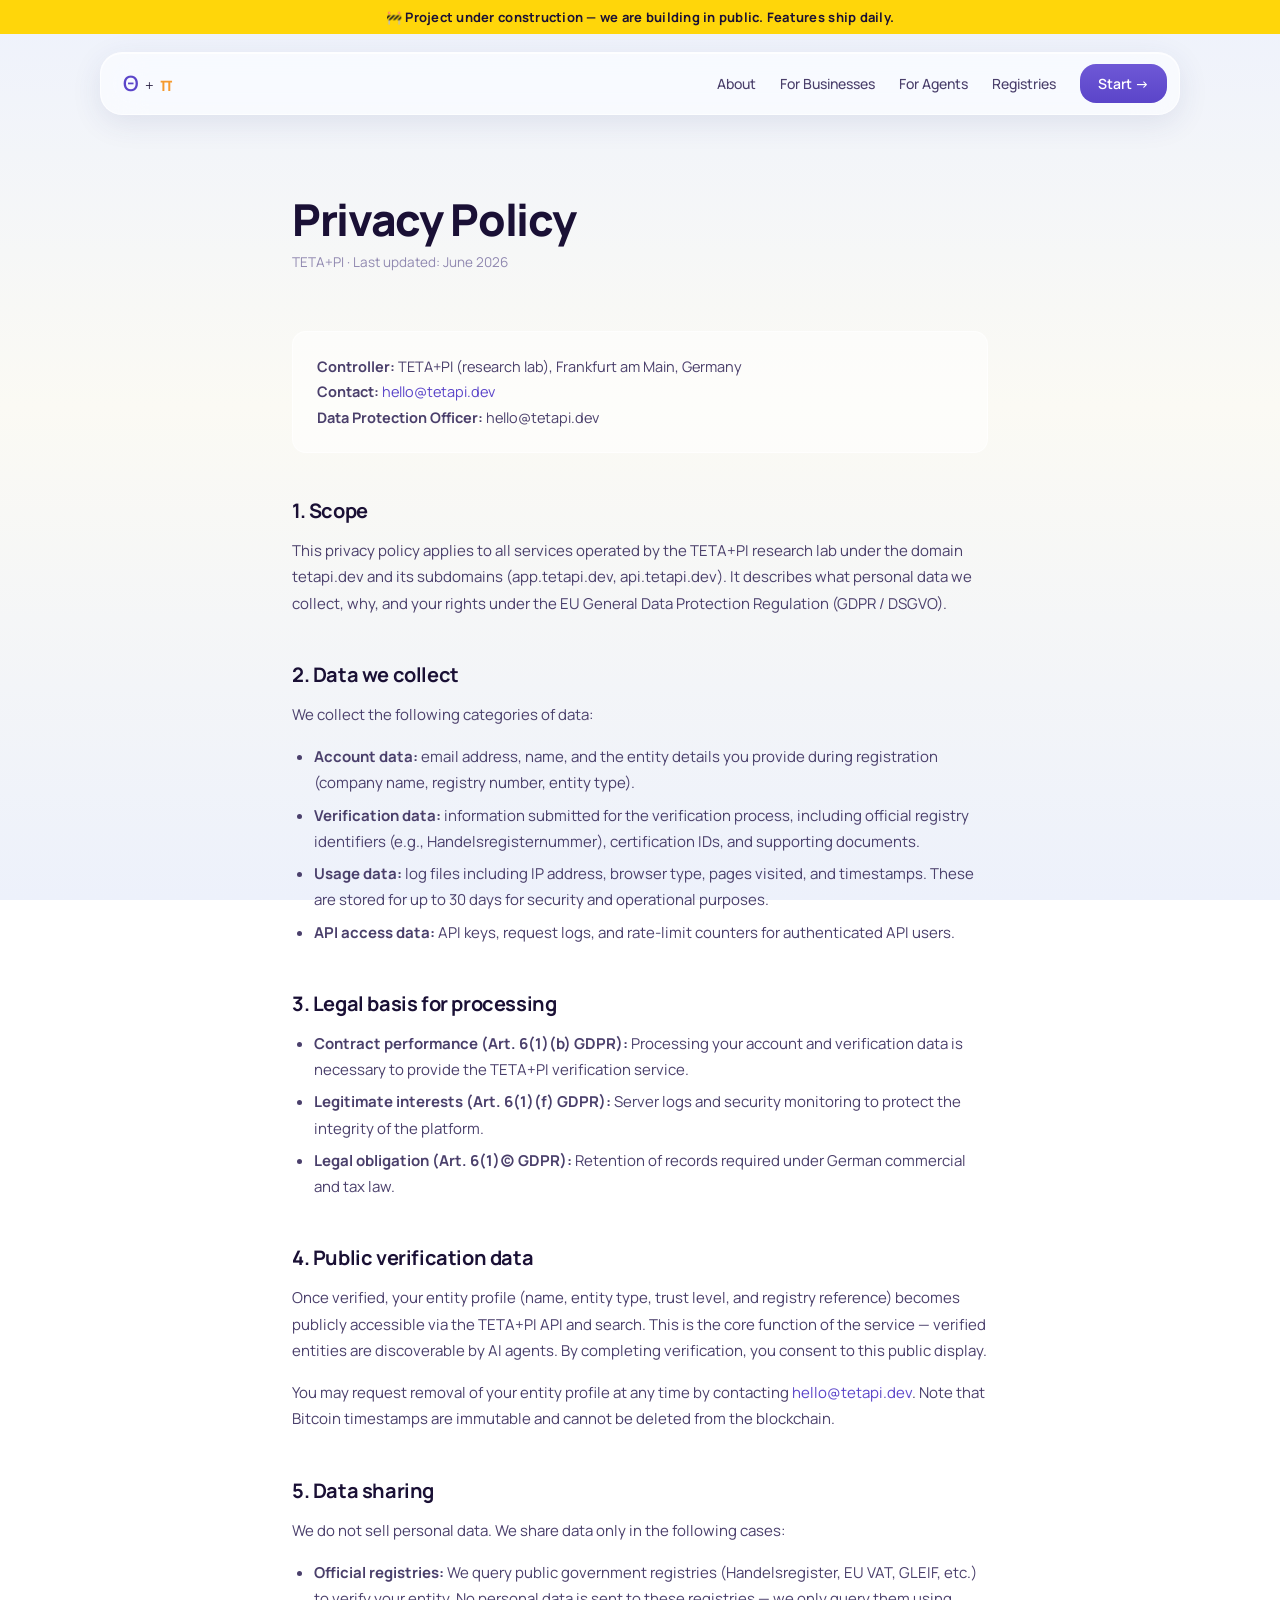
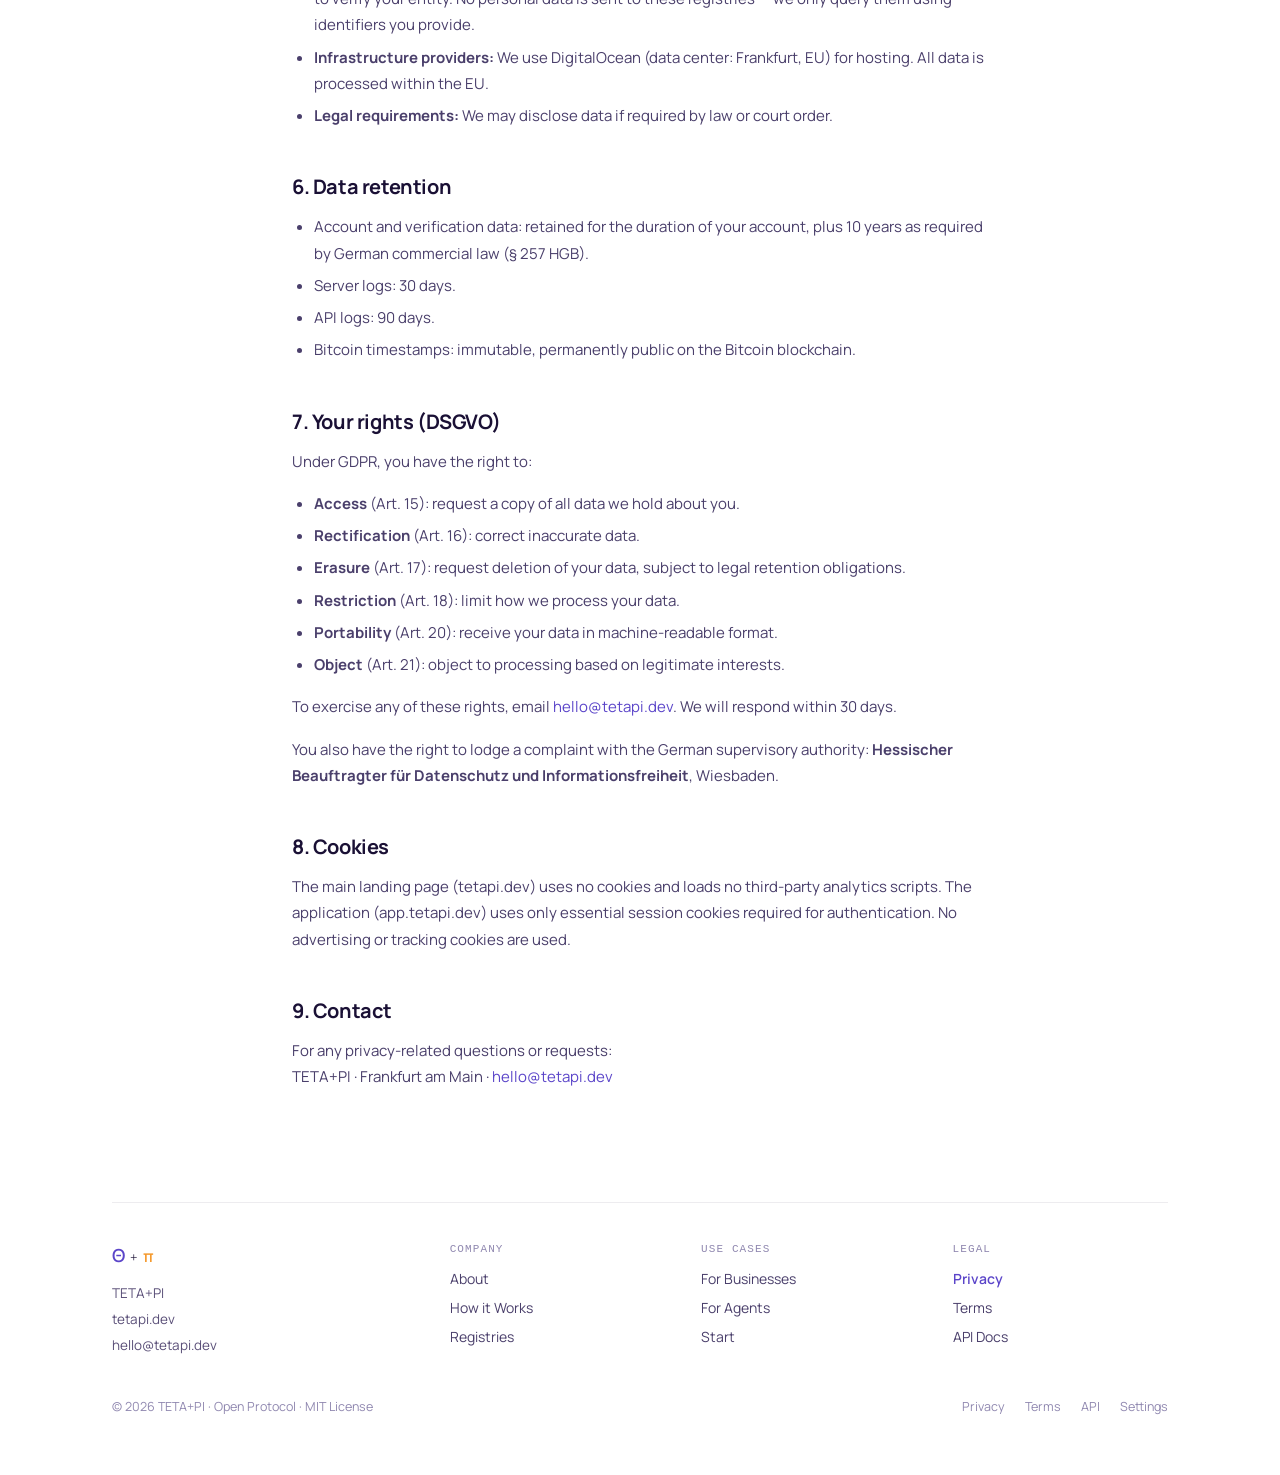
<file: landing/privacy.html>
<!DOCTYPE html>
<html lang="en">
<head>
<meta charset="utf-8">
<meta name="viewport" content="width=device-width, initial-scale=1">
<title>Privacy Policy — TETA+PI</title>
<meta name="description" content="Privacy policy for TETA+PI — a research lab based in Frankfurt. GDPR-compliant data processing.">
<link rel="canonical" href="https://tetapi.dev/privacy.html">
<meta name="robots" content="noindex">
<link rel="preconnect" href="https://fonts.googleapis.com">
<link rel="preconnect" href="https://fonts.gstatic.com" crossorigin>
<link href="https://fonts.googleapis.com/css2?family=Manrope:wght@400;500;600;700;800&display=swap" rel="stylesheet">
<style>
html,body{margin:0;padding:0;background:linear-gradient(180deg,#EEF2FC 0%,#FBFAF4 45%,#EDF1FB 100%);background-attachment:fixed}
body{-webkit-font-smoothing:antialiased;font-family:'Manrope','Trebuchet MS','Segoe UI',sans-serif;color:#1A1035}
*,*::before,*::after{box-sizing:border-box}
a{color:#5B45C9;text-decoration:none}
.nav{position:sticky;top:18px;z-index:40;margin:18px auto 0;max-width:1120px;padding:0 20px}
.nav-inner{display:flex;align-items:center;justify-content:space-between;gap:18px;padding:11px 12px 11px 22px;border-radius:22px;background:rgba(255,255,255,.55);border:1px solid rgba(255,255,255,.7);box-shadow:0 8px 30px rgba(45,55,120,.10),inset 0 1px 0 rgba(255,255,255,.8);backdrop-filter:blur(20px) saturate(180%);-webkit-backdrop-filter:blur(20px) saturate(180%)}
.nav-logo{display:flex;align-items:baseline;gap:6px;text-decoration:none;color:inherit}
.nav-logo .theta{font-size:21px;font-weight:600;color:#5B45C9;line-height:1}
.nav-logo .plus{font-size:15px;font-weight:300;color:#1A1035;line-height:1}
.nav-logo .pi{font-size:19px;font-weight:600;color:#F59A2E;line-height:1}
.nav-links{display:flex;align-items:center;gap:24px}
.nav-links a{font-size:14px;color:#4A3F6B;font-weight:500;text-decoration:none}
.nav-cta,.nav-links a.nav-cta{font-size:14px;font-weight:600;color:#fff;background:linear-gradient(180deg,#6E58D6,#5B45C9);padding:10px 18px;border-radius:16px}
.nav-hamburger{display:none;flex-direction:column;gap:5px;cursor:pointer;padding:6px;background:none;border:none}
.nav-hamburger span{width:22px;height:1.5px;background:#1A1035;display:block}
.mobile-menu{display:none;position:fixed;inset:0;z-index:49;background:rgba(238,242,252,.97);backdrop-filter:blur(20px);flex-direction:column;align-items:center;justify-content:center;gap:34px}
.mobile-menu.open{display:flex}
.mobile-menu a{font-size:22px;font-weight:600;color:#1A1035;text-decoration:none}
.mobile-menu .close-btn{position:absolute;top:24px;right:24px;font-size:28px;color:#1A1035;background:none;border:none;cursor:pointer}
.prose{max-width:760px;margin:0 auto;padding:80px 32px 96px}
.prose h1{font-size:clamp(28px,4vw,44px);font-weight:800;letter-spacing:-.03em;margin:0 0 8px;line-height:1.1}
.prose .meta{font-size:13.5px;color:#9088B0;margin:0 0 56px}
.prose h2{font-size:20px;font-weight:700;margin:44px 0 14px;letter-spacing:-.02em;color:#1A1035}
.prose p{font-size:15px;color:#4A3F6B;line-height:1.75;margin:0 0 16px}
.prose ul{margin:0 0 16px;padding-left:22px}
.prose ul li{font-size:15px;color:#4A3F6B;line-height:1.75;margin-bottom:6px}
.prose .info-box{background:rgba(255,255,255,.5);border:1px solid rgba(255,255,255,.7);border-radius:14px;padding:22px 24px;margin:0 0 32px}
.prose .info-box p{margin:0;font-size:14.5px}
.grid-foot{display:grid;grid-template-columns:1.4fr 1fr 1fr 1fr;gap:36px}
@media(max-width:640px){
  .nav-links{display:none}
  .nav-hamburger{display:flex}
  .grid-foot{grid-template-columns:1fr 1fr}
  .prose{padding:60px 20px 80px}
}
</style>
</head>
<body>
<div style="position:relative;z-index:50;display:flex;align-items:center;justify-content:center;gap:8px;padding:8px 16px;background:#FFD60A;color:#1A1035;font-size:13px;font-weight:700;letter-spacing:.02em;text-align:center">🚧 Project under construction — we are building in public. Features ship daily.</div>

<div style="position:relative;z-index:1">

<nav class="nav">
  <div class="nav-inner">
    <a href="/" class="nav-logo">
      <span class="theta">Θ</span>
      <span class="plus">+</span>
      <span class="pi">π</span>
    </a>
    <div class="nav-links">
      <a href="https://tetapi.dev/about.html">About</a>
      <a href="https://tetapi.dev/for-businesses.html">For Businesses</a>
      <a href="https://tetapi.dev/for-agents.html">For Agents</a>
      <a href="https://tetapi.dev/registries.html">Registries</a>
      <a href="https://app.tetapi.dev/claim" class="nav-cta">Start →</a>
    </div>
    <button class="nav-hamburger" onclick="document.getElementById('mobile-menu').classList.add('open')" aria-label="Menu">
      <span></span><span></span><span></span>
    </button>
  </div>
</nav>

<div class="mobile-menu" id="mobile-menu">
  <button class="close-btn" onclick="document.getElementById('mobile-menu').classList.remove('open')">×</button>
  <a href="https://tetapi.dev/about.html" onclick="document.getElementById('mobile-menu').classList.remove('open')">About</a>
  <a href="https://tetapi.dev/for-businesses.html" onclick="document.getElementById('mobile-menu').classList.remove('open')">For Businesses</a>
  <a href="https://tetapi.dev/for-agents.html" onclick="document.getElementById('mobile-menu').classList.remove('open')">For Agents</a>
  <a href="https://tetapi.dev/registries.html" onclick="document.getElementById('mobile-menu').classList.remove('open')">Registries</a>
  <a href="https://app.tetapi.dev/claim" style="font-size:16px;font-weight:600;color:#fff;background:linear-gradient(180deg,#6E58D6,#5B45C9);padding:14px 30px;border-radius:16px">Start →</a>
</div>

<div class="prose">
  <h1>Privacy Policy</h1>
  <p class="meta">TETA+PI · Last updated: June 2026</p>

  <div class="info-box">
    <p><strong>Controller:</strong> TETA+PI (research lab), Frankfurt am Main, Germany<br>
    <strong>Contact:</strong> <a href="mailto:hello@tetapi.dev">hello&#64;tetapi.dev</a><br>
    <strong>Data Protection Officer:</strong> hello&#64;tetapi.dev</p>
  </div>

  <h2>1. Scope</h2>
  <p>This privacy policy applies to all services operated by the TETA+PI research lab under the domain tetapi.dev and its subdomains (app.tetapi.dev, api.tetapi.dev). It describes what personal data we collect, why, and your rights under the EU General Data Protection Regulation (GDPR / DSGVO).</p>

  <h2>2. Data we collect</h2>
  <p>We collect the following categories of data:</p>
  <ul>
    <li><strong>Account data:</strong> email address, name, and the entity details you provide during registration (company name, registry number, entity type).</li>
    <li><strong>Verification data:</strong> information submitted for the verification process, including official registry identifiers (e.g., Handelsregisternummer), certification IDs, and supporting documents.</li>
    <li><strong>Usage data:</strong> log files including IP address, browser type, pages visited, and timestamps. These are stored for up to 30 days for security and operational purposes.</li>
    <li><strong>API access data:</strong> API keys, request logs, and rate-limit counters for authenticated API users.</li>
  </ul>

  <h2>3. Legal basis for processing</h2>
  <ul>
    <li><strong>Contract performance (Art. 6(1)(b) GDPR):</strong> Processing your account and verification data is necessary to provide the TETA+PI verification service.</li>
    <li><strong>Legitimate interests (Art. 6(1)(f) GDPR):</strong> Server logs and security monitoring to protect the integrity of the platform.</li>
    <li><strong>Legal obligation (Art. 6(1)(c) GDPR):</strong> Retention of records required under German commercial and tax law.</li>
  </ul>

  <h2>4. Public verification data</h2>
  <p>Once verified, your entity profile (name, entity type, trust level, and registry reference) becomes publicly accessible via the TETA+PI API and search. This is the core function of the service — verified entities are discoverable by AI agents. By completing verification, you consent to this public display.</p>
  <p>You may request removal of your entity profile at any time by contacting <a href="mailto:hello@tetapi.dev">hello&#64;tetapi.dev</a>. Note that Bitcoin timestamps are immutable and cannot be deleted from the blockchain.</p>

  <h2>5. Data sharing</h2>
  <p>We do not sell personal data. We share data only in the following cases:</p>
  <ul>
    <li><strong>Official registries:</strong> We query public government registries (Handelsregister, EU VAT, GLEIF, etc.) to verify your entity. No personal data is sent to these registries — we only query them using identifiers you provide.</li>
    <li><strong>Infrastructure providers:</strong> We use DigitalOcean (data center: Frankfurt, EU) for hosting. All data is processed within the EU.</li>
    <li><strong>Legal requirements:</strong> We may disclose data if required by law or court order.</li>
  </ul>

  <h2>6. Data retention</h2>
  <ul>
    <li>Account and verification data: retained for the duration of your account, plus 10 years as required by German commercial law (§ 257 HGB).</li>
    <li>Server logs: 30 days.</li>
    <li>API logs: 90 days.</li>
    <li>Bitcoin timestamps: immutable, permanently public on the Bitcoin blockchain.</li>
  </ul>

  <h2>7. Your rights (DSGVO)</h2>
  <p>Under GDPR, you have the right to:</p>
  <ul>
    <li><strong>Access</strong> (Art. 15): request a copy of all data we hold about you.</li>
    <li><strong>Rectification</strong> (Art. 16): correct inaccurate data.</li>
    <li><strong>Erasure</strong> (Art. 17): request deletion of your data, subject to legal retention obligations.</li>
    <li><strong>Restriction</strong> (Art. 18): limit how we process your data.</li>
    <li><strong>Portability</strong> (Art. 20): receive your data in machine-readable format.</li>
    <li><strong>Object</strong> (Art. 21): object to processing based on legitimate interests.</li>
  </ul>
  <p>To exercise any of these rights, email <a href="mailto:hello@tetapi.dev">hello&#64;tetapi.dev</a>. We will respond within 30 days.</p>
  <p>You also have the right to lodge a complaint with the German supervisory authority: <strong>Hessischer Beauftragter für Datenschutz und Informationsfreiheit</strong>, Wiesbaden.</p>

  <h2>8. Cookies</h2>
  <p>The main landing page (tetapi.dev) uses no cookies and loads no third-party analytics scripts. The application (app.tetapi.dev) uses only essential session cookies required for authentication. No advertising or tracking cookies are used.</p>

  <h2>9. Contact</h2>
  <p>For any privacy-related questions or requests:<br>
  TETA+PI · Frankfurt am Main · <a href="mailto:hello@tetapi.dev">hello&#64;tetapi.dev</a></p>
</div>

<!-- FOOTER -->
<footer style="max-width:1120px;margin:0 auto;padding:0 32px 60px">
  <div style="border-top:1px solid rgba(26,16,53,.08);padding-top:40px">
    <div class="grid-foot" style="margin-bottom:40px">
      <div>
        <div style="display:flex;align-items:baseline;gap:5px;margin-bottom:14px">
          <span style="font-size:18px;font-weight:600;color:#5B45C9">Θ</span>
          <span style="font-size:13px;font-weight:300">+</span>
          <span style="font-size:16px;font-weight:600;color:#F59A2E">π</span>
        </div>
        <div style="font-size:13.5px;color:#5A4F78;line-height:1.9">TETA+PI<br>tetapi.dev<br>hello&#64;tetapi.dev</div>
      </div>
      <div>
        <div style="font-family:ui-monospace,'SF Mono','Menlo',monospace;font-size:11px;letter-spacing:1.1px;text-transform:uppercase;color:#9088B0;margin-bottom:14px">Company</div>
        <div style="display:flex;flex-direction:column;gap:10px">
          <a href="https://tetapi.dev/about.html" style="font-size:14px;color:#4A3F6B">About</a>
          <a href="https://tetapi.dev/how-it-works.html" style="font-size:14px;color:#4A3F6B">How it Works</a>
          <a href="https://tetapi.dev/registries.html" style="font-size:14px;color:#4A3F6B">Registries</a>
        </div>
      </div>
      <div>
        <div style="font-family:ui-monospace,'SF Mono','Menlo',monospace;font-size:11px;letter-spacing:1.1px;text-transform:uppercase;color:#9088B0;margin-bottom:14px">Use Cases</div>
        <div style="display:flex;flex-direction:column;gap:10px">
          <a href="https://tetapi.dev/for-businesses.html" style="font-size:14px;color:#4A3F6B">For Businesses</a>
          <a href="https://tetapi.dev/for-agents.html" style="font-size:14px;color:#4A3F6B">For Agents</a>
          <a href="https://app.tetapi.dev/claim" style="font-size:14px;color:#4A3F6B">Start</a>
        </div>
      </div>
      <div>
        <div style="font-family:ui-monospace,'SF Mono','Menlo',monospace;font-size:11px;letter-spacing:1.1px;text-transform:uppercase;color:#9088B0;margin-bottom:14px">Legal</div>
        <div style="display:flex;flex-direction:column;gap:10px">
          <a href="https://tetapi.dev/privacy.html" style="font-size:14px;color:#5B45C9;font-weight:600">Privacy</a>
          <a href="https://tetapi.dev/terms.html" style="font-size:14px;color:#4A3F6B">Terms</a>
          <a href="https://api.tetapi.dev/docs" style="font-size:14px;color:#4A3F6B">API Docs</a>
        </div>
      </div>
    </div>
    <div style="display:flex;justify-content:space-between;flex-wrap:wrap;gap:16px">
      <div style="font-size:12.5px;color:#9088B0">© 2026 TETA+PI · Open Protocol · MIT License</div>
      <div style="display:flex;gap:20px">
        <a href="https://tetapi.dev/privacy.html" style="font-size:12.5px;color:#9088B0">Privacy</a>
        <a href="https://tetapi.dev/terms.html" style="font-size:12.5px;color:#9088B0">Terms</a>
        <a href="https://api.tetapi.dev/docs" style="font-size:12.5px;color:#9088B0">API</a>
        <a href="https://app.tetapi.dev/settings" style="font-size:12.5px;color:#9088B0">Settings</a>
      </div>
    </div>
  </div>
</footer>

</div>
<script data-goatcounter="https://stats.tetapi.dev/count" async src="https://stats.tetapi.dev/count.js"></script>
</body>
</html>
</file>
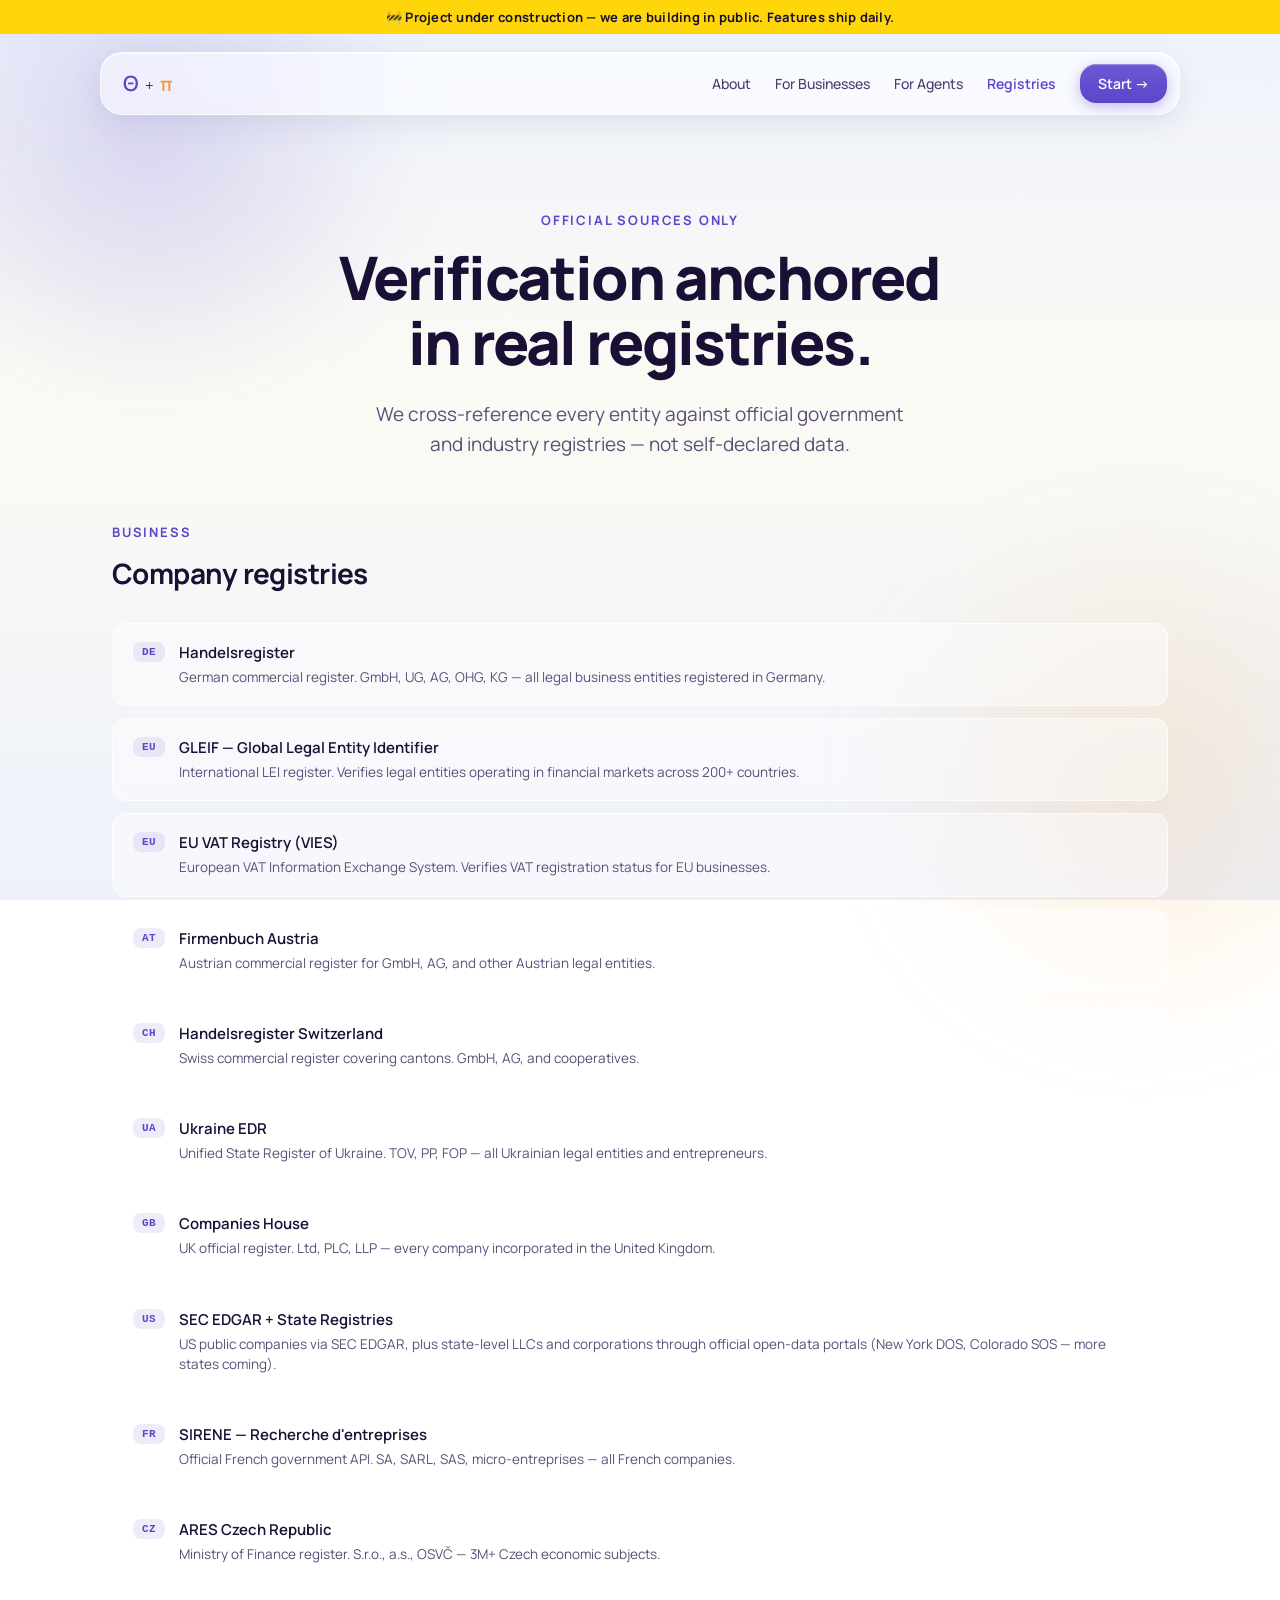
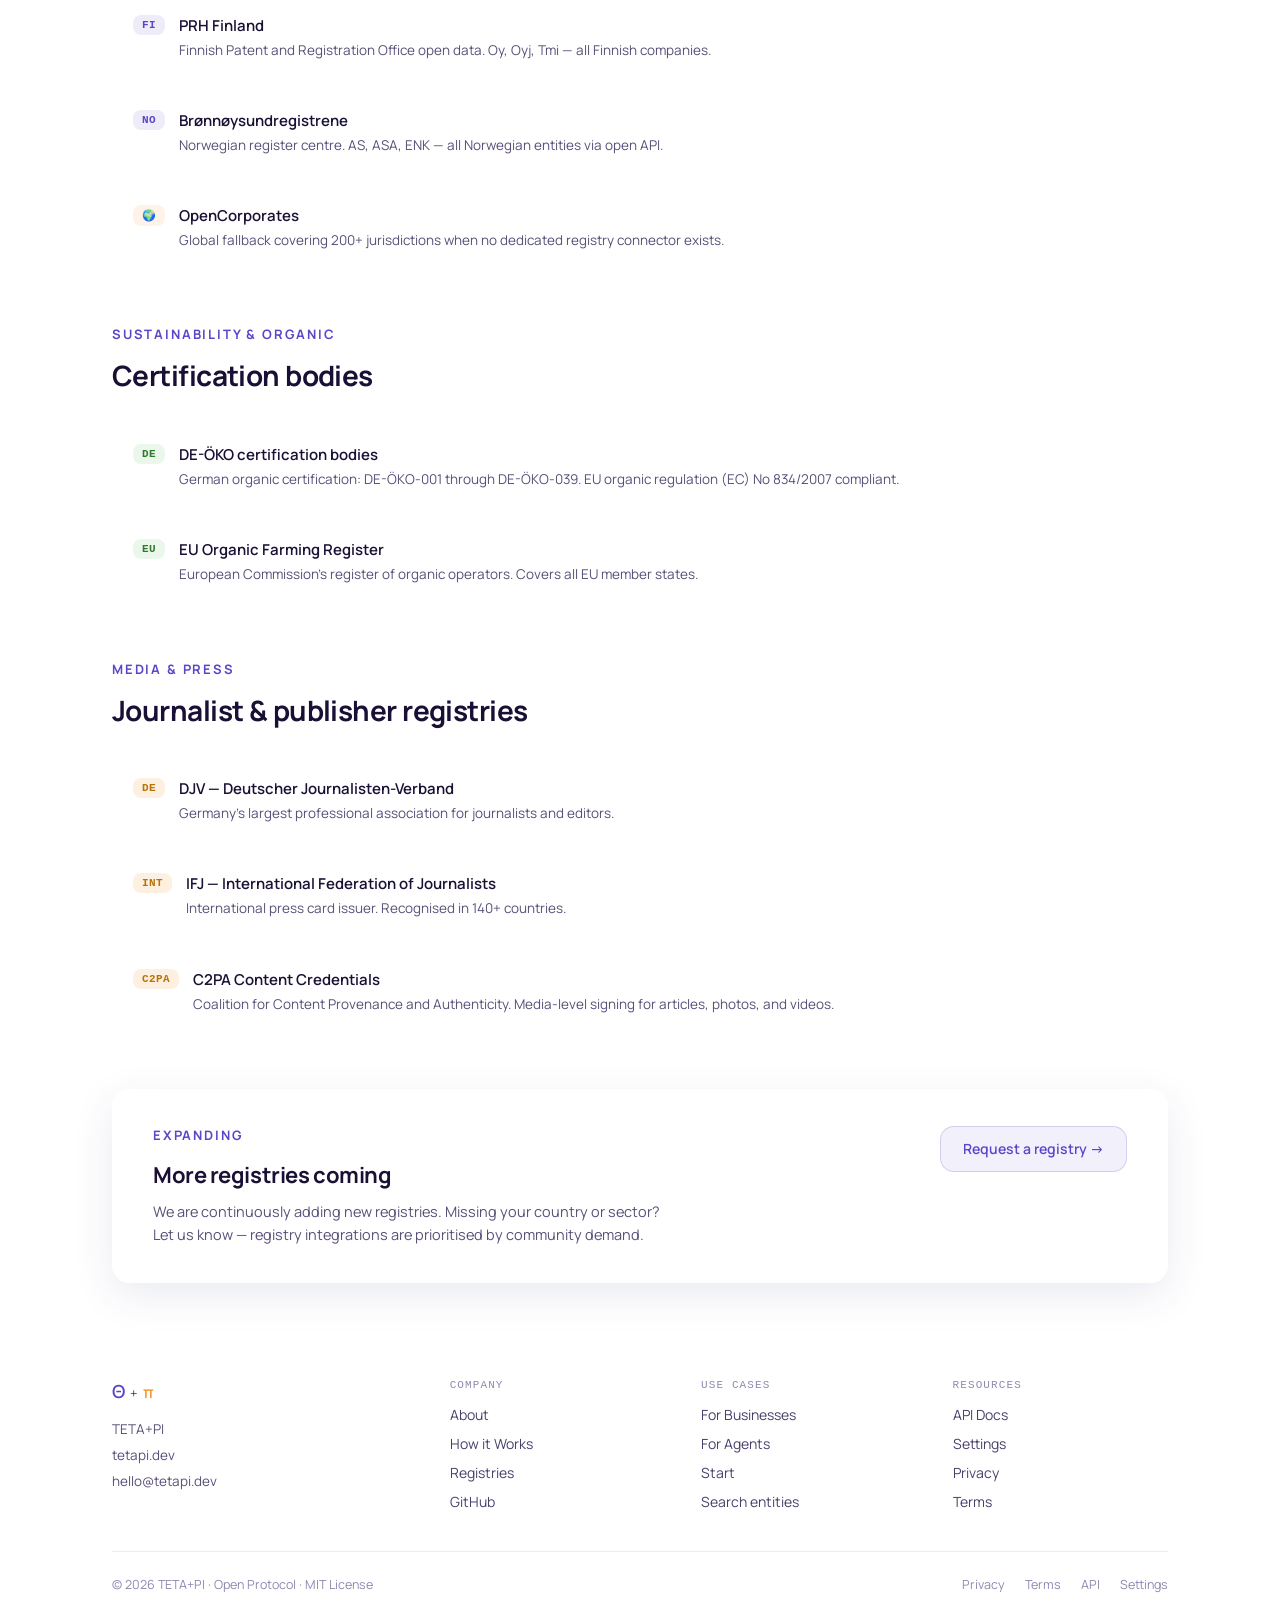
<file: landing/registries.html>
<!DOCTYPE html>
<html lang="en">
<head>
<meta charset="utf-8">
<meta name="viewport" content="width=device-width, initial-scale=1">
<title>Supported Registries — TETA+PI</title>
<meta name="description" content="TETA+PI cross-references verification against official government and industry registries worldwide.">
<link rel="canonical" href="https://tetapi.dev/registries.html">
<meta name="robots" content="index, follow">
<meta property="og:type" content="website">
<meta property="og:url" content="https://tetapi.dev/registries.html">
<meta property="og:title" content="Supported Registries — TETA+PI">
<meta property="og:description" content="TETA+PI cross-references verification against official government and industry registries: Handelsregister, GLEIF, EU VAT, DE-ÖKO, C2PA, and more.">
<meta property="og:image" content="https://tetapi.dev/og-image.png">
<meta property="og:site_name" content="TETA+PI">
<meta name="twitter:card" content="summary_large_image">
<meta name="twitter:title" content="Supported Registries — TETA+PI">
<meta name="twitter:description" content="Official government and industry registries used for cryptographic verification.">
<meta name="twitter:image" content="https://tetapi.dev/og-image.png">
<script type="application/ld+json">
{"@context":"https://schema.org","@type":"WebPage","name":"Supported Registries","url":"https://tetapi.dev/registries.html","description":"TETA+PI cross-references verification against official government and industry registries worldwide.","publisher":{"@type":"Organization","name":"TETA+PI","url":"https://tetapi.dev"}}
</script>
<link rel="preconnect" href="https://fonts.googleapis.com">
<link rel="preconnect" href="https://fonts.gstatic.com" crossorigin>
<link href="https://fonts.googleapis.com/css2?family=Manrope:wght@400;500;600;700;800&display=swap" rel="stylesheet">
<style>
html,body{margin:0;padding:0;background:linear-gradient(180deg,#EEF2FC 0%,#FBFAF4 45%,#EDF1FB 100%);background-attachment:fixed}
body{-webkit-font-smoothing:antialiased;font-family:'Manrope','Trebuchet MS','Segoe UI',sans-serif;color:#1A1035}
*,*::before,*::after{box-sizing:border-box}
::selection{background:rgba(91,69,201,.20)}
a{color:inherit;text-decoration:none}
@keyframes floatA{0%,100%{transform:translate(0,0) scale(1)}50%{transform:translate(40px,-30px) scale(1.08)}}
@keyframes floatB{0%,100%{transform:translate(0,0) scale(1)}50%{transform:translate(-50px,40px) scale(1.12)}}
[data-reveal]{opacity:0;transform:translateY(20px);transition:opacity .5s ease-out,transform .5s ease-out}
[data-reveal].in{opacity:1;transform:none}
@media(prefers-reduced-motion:reduce){[data-reveal]{opacity:1!important;transform:none!important;transition:none!important}}
.nav{position:sticky;top:18px;z-index:40;margin:18px auto 0;max-width:1120px;padding:0 20px}
.nav-inner{display:flex;align-items:center;justify-content:space-between;gap:18px;padding:11px 12px 11px 22px;border-radius:22px;background:rgba(255,255,255,.55);border:1px solid rgba(255,255,255,.7);box-shadow:0 8px 30px rgba(45,55,120,.10),inset 0 1px 0 rgba(255,255,255,.8);backdrop-filter:blur(20px) saturate(180%);-webkit-backdrop-filter:blur(20px) saturate(180%)}
.nav-logo{display:flex;align-items:baseline;gap:6px}
.nav-logo .theta{font-size:21px;font-weight:600;color:#5B45C9;line-height:1;letter-spacing:-.5px}
.nav-logo .plus{font-size:15px;font-weight:300;color:#1A1035;line-height:1}
.nav-logo .pi{font-size:19px;font-weight:600;color:#F59A2E;line-height:1}
.nav-links{display:flex;align-items:center;gap:24px}
.nav-links a{font-size:14px;color:#4A3F6B;font-weight:500}
.nav-links a:hover{color:#5B45C9}
.nav-cta,.nav-links a.nav-cta{font-size:14px;font-weight:600;color:#fff;background:linear-gradient(180deg,#6E58D6,#5B45C9);padding:10px 18px;border-radius:16px;box-shadow:0 4px 14px rgba(91,69,201,.34),inset 0 1px 0 rgba(255,255,255,.3)}
.nav-hamburger{display:none;flex-direction:column;gap:5px;cursor:pointer;padding:6px;background:none;border:none}
.nav-hamburger span{width:22px;height:1.5px;background:#1A1035;display:block}
.mobile-menu{display:none;position:fixed;inset:0;z-index:49;background:rgba(238,242,252,.97);backdrop-filter:blur(20px) saturate(140%);-webkit-backdrop-filter:blur(20px) saturate(140%);flex-direction:column;align-items:center;justify-content:center;gap:34px}
.mobile-menu.open{display:flex}
.mobile-menu a{font-size:22px;font-weight:600;color:#1A1035}
.mobile-menu .close-btn{position:absolute;top:24px;right:24px;font-size:28px;color:#1A1035;background:none;border:none;cursor:pointer;padding:8px}
.section{max-width:1120px;margin:0 auto;padding:56px 32px}
.glass{background:rgba(255,255,255,.5);border:1px solid rgba(255,255,255,.7);box-shadow:0 12px 40px rgba(45,55,120,.10),inset 0 1px 0 rgba(255,255,255,.85);backdrop-filter:blur(20px) saturate(140%);-webkit-backdrop-filter:blur(20px) saturate(140%);border-radius:18px}
.eyebrow{font-size:13px;font-weight:700;letter-spacing:.14em;text-transform:uppercase;color:#5B45C9;margin-bottom:16px}
.btn-primary{display:inline-flex;align-items:center;height:52px;padding:0 30px;font-size:16px;font-weight:600;color:#fff;background:linear-gradient(180deg,#6E58D6,#5B45C9);border-radius:18px;box-shadow:0 8px 24px rgba(91,69,201,.34),inset 0 1px 0 rgba(255,255,255,.3)}
.grid-3{display:grid;grid-template-columns:repeat(3,1fr);gap:16px}
.grid-2{display:grid;grid-template-columns:repeat(2,1fr);gap:16px}
.grid-foot{display:grid;grid-template-columns:1.4fr 1fr 1fr 1fr;gap:36px}
.reg-item{display:flex;align-items:flex-start;gap:14px;padding:18px 20px;border-radius:14px;background:rgba(255,255,255,.45);border:1px solid rgba(255,255,255,.65)}
.reg-badge{flex-shrink:0;font-family:ui-monospace,'SF Mono',monospace;font-size:11px;font-weight:600;padding:4px 9px;border-radius:8px;letter-spacing:.04em}
@media(max-width:900px){.grid-3{grid-template-columns:repeat(2,1fr)}}
@media(max-width:640px){
  .nav-links{display:none}
  .nav-hamburger{display:flex}
  .grid-3,.grid-2{grid-template-columns:1fr}
  .grid-foot{grid-template-columns:1fr 1fr}
  .section{padding:48px 20px}
}
</style>
</head>
<body>
<div style="position:relative;z-index:50;display:flex;align-items:center;justify-content:center;gap:8px;padding:8px 16px;background:#FFD60A;color:#1A1035;font-size:13px;font-weight:700;letter-spacing:.02em;text-align:center">🚧 Project under construction — we are building in public. Features ship daily.</div>

<div style="position:fixed;top:-140px;left:-130px;width:560px;height:560px;border-radius:50%;background:radial-gradient(circle,rgba(91,69,201,.18),transparent 68%);filter:blur(32px);animation:floatA 26s ease-in-out infinite;pointer-events:none;z-index:0"></div>
<div style="position:fixed;bottom:-180px;right:-160px;width:600px;height:600px;border-radius:50%;background:radial-gradient(circle,rgba(245,154,46,.16),transparent 68%);filter:blur(36px);animation:floatB 30s ease-in-out infinite;pointer-events:none;z-index:0"></div>

<div style="position:relative;z-index:1">

<nav class="nav">
  <div class="nav-inner">
    <a href="/" class="nav-logo">
      <span class="theta">Θ</span>
      <span class="plus">+</span>
      <span class="pi">π</span>
    </a>
    <div class="nav-links">
      <a href="https://tetapi.dev/about.html">About</a>
      <a href="https://tetapi.dev/for-businesses.html">For Businesses</a>
      <a href="https://tetapi.dev/for-agents.html">For Agents</a>
      <a href="https://tetapi.dev/registries.html" style="color:#5B45C9;font-weight:600">Registries</a>
      <a href="https://app.tetapi.dev/claim" class="nav-cta">Start →</a>
    </div>
    <button class="nav-hamburger" onclick="document.getElementById('mobile-menu').classList.add('open')" aria-label="Menu">
      <span></span><span></span><span></span>
    </button>
  </div>
</nav>

<div class="mobile-menu" id="mobile-menu">
  <button class="close-btn" onclick="document.getElementById('mobile-menu').classList.remove('open')">×</button>
  <a href="https://tetapi.dev/about.html" onclick="document.getElementById('mobile-menu').classList.remove('open')">About</a>
  <a href="https://tetapi.dev/for-businesses.html" onclick="document.getElementById('mobile-menu').classList.remove('open')">For Businesses</a>
  <a href="https://tetapi.dev/for-agents.html" onclick="document.getElementById('mobile-menu').classList.remove('open')">For Agents</a>
  <a href="https://tetapi.dev/registries.html" onclick="document.getElementById('mobile-menu').classList.remove('open')">Registries</a>
  <a href="https://app.tetapi.dev/claim" style="font-size:16px;font-weight:600;color:#fff;background:linear-gradient(180deg,#6E58D6,#5B45C9);padding:14px 30px;border-radius:16px">Start →</a>
</div>

<!-- HERO -->
<section class="section" style="padding-top:96px;padding-bottom:64px;text-align:center">
  <div class="eyebrow" data-reveal>Official sources only</div>
  <h1 data-reveal style="font-size:clamp(34px,5vw,60px);font-weight:800;letter-spacing:-.03em;line-height:1.08;margin:0 auto 24px;max-width:760px;text-wrap:balance">
    Verification anchored<br>in real registries.
  </h1>
  <p data-reveal style="font-size:clamp(16px,2vw,19px);color:#5A4F78;max-width:560px;margin:0 auto;line-height:1.6">
    We cross-reference every entity against official government and industry registries — not self-declared data.
  </p>
</section>

<!-- BUSINESS REGISTRIES -->
<section class="section" style="padding-top:0">
  <div data-reveal style="margin-bottom:32px">
    <div class="eyebrow">Business</div>
    <h2 style="font-size:clamp(20px,2.5vw,28px);font-weight:700;letter-spacing:-.02em;margin:0;line-height:1.2">Company registries</h2>
  </div>
  <div style="display:flex;flex-direction:column;gap:12px">
    <div class="reg-item" data-reveal>
      <span class="reg-badge" style="background:rgba(91,69,201,.1);color:#5B45C9">DE</span>
      <div>
        <div style="font-size:15px;font-weight:600;margin-bottom:4px">Handelsregister</div>
        <div style="font-size:13.5px;color:#5A4F78;line-height:1.5">German commercial register. GmbH, UG, AG, OHG, KG — all legal business entities registered in Germany.</div>
      </div>
    </div>
    <div class="reg-item" data-reveal>
      <span class="reg-badge" style="background:rgba(91,69,201,.1);color:#5B45C9">EU</span>
      <div>
        <div style="font-size:15px;font-weight:600;margin-bottom:4px">GLEIF — Global Legal Entity Identifier</div>
        <div style="font-size:13.5px;color:#5A4F78;line-height:1.5">International LEI register. Verifies legal entities operating in financial markets across 200+ countries.</div>
      </div>
    </div>
    <div class="reg-item" data-reveal>
      <span class="reg-badge" style="background:rgba(91,69,201,.1);color:#5B45C9">EU</span>
      <div>
        <div style="font-size:15px;font-weight:600;margin-bottom:4px">EU VAT Registry (VIES)</div>
        <div style="font-size:13.5px;color:#5A4F78;line-height:1.5">European VAT Information Exchange System. Verifies VAT registration status for EU businesses.</div>
      </div>
    </div>
    <div class="reg-item" data-reveal>
      <span class="reg-badge" style="background:rgba(91,69,201,.1);color:#5B45C9">AT</span>
      <div>
        <div style="font-size:15px;font-weight:600;margin-bottom:4px">Firmenbuch Austria</div>
        <div style="font-size:13.5px;color:#5A4F78;line-height:1.5">Austrian commercial register for GmbH, AG, and other Austrian legal entities.</div>
      </div>
    </div>
    <div class="reg-item" data-reveal>
      <span class="reg-badge" style="background:rgba(91,69,201,.1);color:#5B45C9">CH</span>
      <div>
        <div style="font-size:15px;font-weight:600;margin-bottom:4px">Handelsregister Switzerland</div>
        <div style="font-size:13.5px;color:#5A4F78;line-height:1.5">Swiss commercial register covering cantons. GmbH, AG, and cooperatives.</div>
      </div>
    </div>
    <div class="reg-item" data-reveal>
      <span class="reg-badge" style="background:rgba(91,69,201,.1);color:#5B45C9">UA</span>
      <div>
        <div style="font-size:15px;font-weight:600;margin-bottom:4px">Ukraine EDR</div>
        <div style="font-size:13.5px;color:#5A4F78;line-height:1.5">Unified State Register of Ukraine. TOV, PP, FOP — all Ukrainian legal entities and entrepreneurs.</div>
      </div>
    </div>
    <div class="reg-item" data-reveal>
      <span class="reg-badge" style="background:rgba(91,69,201,.1);color:#5B45C9">GB</span>
      <div>
        <div style="font-size:15px;font-weight:600;margin-bottom:4px">Companies House</div>
        <div style="font-size:13.5px;color:#5A4F78;line-height:1.5">UK official register. Ltd, PLC, LLP — every company incorporated in the United Kingdom.</div>
      </div>
    </div>
    <div class="reg-item" data-reveal>
      <span class="reg-badge" style="background:rgba(91,69,201,.1);color:#5B45C9">US</span>
      <div>
        <div style="font-size:15px;font-weight:600;margin-bottom:4px">SEC EDGAR + State Registries</div>
        <div style="font-size:13.5px;color:#5A4F78;line-height:1.5">US public companies via SEC EDGAR, plus state-level LLCs and corporations through official open-data portals (New York DOS, Colorado SOS — more states coming).</div>
      </div>
    </div>
    <div class="reg-item" data-reveal>
      <span class="reg-badge" style="background:rgba(91,69,201,.1);color:#5B45C9">FR</span>
      <div>
        <div style="font-size:15px;font-weight:600;margin-bottom:4px">SIRENE — Recherche d'entreprises</div>
        <div style="font-size:13.5px;color:#5A4F78;line-height:1.5">Official French government API. SA, SARL, SAS, micro-entreprises — all French companies.</div>
      </div>
    </div>
    <div class="reg-item" data-reveal>
      <span class="reg-badge" style="background:rgba(91,69,201,.1);color:#5B45C9">CZ</span>
      <div>
        <div style="font-size:15px;font-weight:600;margin-bottom:4px">ARES Czech Republic</div>
        <div style="font-size:13.5px;color:#5A4F78;line-height:1.5">Ministry of Finance register. S.r.o., a.s., OSVČ — 3M+ Czech economic subjects.</div>
      </div>
    </div>
    <div class="reg-item" data-reveal>
      <span class="reg-badge" style="background:rgba(91,69,201,.1);color:#5B45C9">FI</span>
      <div>
        <div style="font-size:15px;font-weight:600;margin-bottom:4px">PRH Finland</div>
        <div style="font-size:13.5px;color:#5A4F78;line-height:1.5">Finnish Patent and Registration Office open data. Oy, Oyj, Tmi — all Finnish companies.</div>
      </div>
    </div>
    <div class="reg-item" data-reveal>
      <span class="reg-badge" style="background:rgba(91,69,201,.1);color:#5B45C9">NO</span>
      <div>
        <div style="font-size:15px;font-weight:600;margin-bottom:4px">Brønnøysundregistrene</div>
        <div style="font-size:13.5px;color:#5A4F78;line-height:1.5">Norwegian register centre. AS, ASA, ENK — all Norwegian entities via open API.</div>
      </div>
    </div>
    <div class="reg-item" data-reveal>
      <span class="reg-badge" style="background:rgba(245,154,46,.12);color:#B06A10">🌍</span>
      <div>
        <div style="font-size:15px;font-weight:600;margin-bottom:4px">OpenCorporates</div>
        <div style="font-size:13.5px;color:#5A4F78;line-height:1.5">Global fallback covering 200+ jurisdictions when no dedicated registry connector exists.</div>
      </div>
    </div>
  </div>
</section>

<!-- SUSTAINABILITY -->
<section class="section" style="padding-top:0">
  <div data-reveal style="margin-bottom:32px">
    <div class="eyebrow">Sustainability & Organic</div>
    <h2 style="font-size:clamp(20px,2.5vw,28px);font-weight:700;letter-spacing:-.02em;margin:0;line-height:1.2">Certification bodies</h2>
  </div>
  <div style="display:flex;flex-direction:column;gap:12px">
    <div class="reg-item" data-reveal>
      <span class="reg-badge" style="background:rgba(125,200,120,.15);color:#2D7A2A">DE</span>
      <div>
        <div style="font-size:15px;font-weight:600;margin-bottom:4px">DE-ÖKO certification bodies</div>
        <div style="font-size:13.5px;color:#5A4F78;line-height:1.5">German organic certification: DE-ÖKO-001 through DE-ÖKO-039. EU organic regulation (EC) No 834/2007 compliant.</div>
      </div>
    </div>
    <div class="reg-item" data-reveal>
      <span class="reg-badge" style="background:rgba(125,200,120,.15);color:#2D7A2A">EU</span>
      <div>
        <div style="font-size:15px;font-weight:600;margin-bottom:4px">EU Organic Farming Register</div>
        <div style="font-size:13.5px;color:#5A4F78;line-height:1.5">European Commission's register of organic operators. Covers all EU member states.</div>
      </div>
    </div>
  </div>
</section>

<!-- MEDIA -->
<section class="section" style="padding-top:0">
  <div data-reveal style="margin-bottom:32px">
    <div class="eyebrow">Media & Press</div>
    <h2 style="font-size:clamp(20px,2.5vw,28px);font-weight:700;letter-spacing:-.02em;margin:0;line-height:1.2">Journalist & publisher registries</h2>
  </div>
  <div style="display:flex;flex-direction:column;gap:12px">
    <div class="reg-item" data-reveal>
      <span class="reg-badge" style="background:rgba(245,154,46,.15);color:#B8720A">DE</span>
      <div>
        <div style="font-size:15px;font-weight:600;margin-bottom:4px">DJV — Deutscher Journalisten-Verband</div>
        <div style="font-size:13.5px;color:#5A4F78;line-height:1.5">Germany's largest professional association for journalists and editors.</div>
      </div>
    </div>
    <div class="reg-item" data-reveal>
      <span class="reg-badge" style="background:rgba(245,154,46,.15);color:#B8720A">INT</span>
      <div>
        <div style="font-size:15px;font-weight:600;margin-bottom:4px">IFJ — International Federation of Journalists</div>
        <div style="font-size:13.5px;color:#5A4F78;line-height:1.5">International press card issuer. Recognised in 140+ countries.</div>
      </div>
    </div>
    <div class="reg-item" data-reveal>
      <span class="reg-badge" style="background:rgba(245,154,46,.15);color:#B8720A">C2PA</span>
      <div>
        <div style="font-size:15px;font-weight:600;margin-bottom:4px">C2PA Content Credentials</div>
        <div style="font-size:13.5px;color:#5A4F78;line-height:1.5">Coalition for Content Provenance and Authenticity. Media-level signing for articles, photos, and videos.</div>
      </div>
    </div>
  </div>
</section>

<!-- COMING SOON -->
<section class="section" style="padding-top:0;padding-bottom:56px">
  <div class="glass" style="padding:36px 40px" data-reveal>
    <div style="display:flex;align-items:flex-start;justify-content:space-between;gap:24px;flex-wrap:wrap">
      <div>
        <div class="eyebrow">Expanding</div>
        <h3 style="font-size:clamp(18px,2vw,22px);font-weight:700;margin:0 0 10px;letter-spacing:-.02em">More registries coming</h3>
        <p style="font-size:14.5px;color:#5A4F78;margin:0;line-height:1.6;max-width:520px">We are continuously adding new registries. Missing your country or sector? Let us know — registry integrations are prioritised by community demand.</p>
      </div>
      <a href="mailto:hello@tetapi.dev?subject=Registry%20Request" style="flex-shrink:0;display:inline-flex;align-items:center;height:46px;padding:0 22px;font-size:14px;font-weight:600;color:#5B45C9;background:rgba(91,69,201,.08);border:1px solid rgba(91,69,201,.2);border-radius:14px;white-space:nowrap">Request a registry →</a>
    </div>
  </div>
</section>

<!-- FOOTER -->
<footer style="max-width:1120px;margin:0 auto;padding:40px 32px 60px">
  <div class="grid-foot" style="margin-bottom:40px">
    <div>
      <div style="display:flex;align-items:baseline;gap:5px;margin-bottom:14px">
        <span style="font-size:18px;font-weight:600;color:#5B45C9">Θ</span>
        <span style="font-size:13px;font-weight:300">+</span>
        <span style="font-size:16px;font-weight:600;color:#F59A2E">π</span>
      </div>
      <div style="font-size:13.5px;color:#5A4F78;line-height:1.9">TETA+PI<br>tetapi.dev<br>hello&#64;tetapi.dev</div>
    </div>
    <div>
      <div style="font-family:ui-monospace,'SF Mono','Menlo',monospace;font-size:11px;letter-spacing:1.1px;text-transform:uppercase;color:#9088B0;margin-bottom:14px">Company</div>
      <div style="display:flex;flex-direction:column;gap:10px">
        <a href="https://tetapi.dev/about.html" style="font-size:14px;color:#4A3F6B">About</a>
        <a href="https://tetapi.dev/how-it-works.html" style="font-size:14px;color:#4A3F6B">How it Works</a>
        <a href="https://tetapi.dev/registries.html" style="font-size:14px;color:#4A3F6B">Registries</a>
        <a href="https://github.com/teta-pi" target="_blank" rel="noopener" style="font-size:14px;color:#4A3F6B">GitHub</a>
      </div>
    </div>
    <div>
      <div style="font-family:ui-monospace,'SF Mono','Menlo',monospace;font-size:11px;letter-spacing:1.1px;text-transform:uppercase;color:#9088B0;margin-bottom:14px">Use Cases</div>
      <div style="display:flex;flex-direction:column;gap:10px">
        <a href="https://tetapi.dev/for-businesses.html" style="font-size:14px;color:#4A3F6B">For Businesses</a>
        <a href="https://tetapi.dev/for-agents.html" style="font-size:14px;color:#4A3F6B">For Agents</a>
        <a href="https://app.tetapi.dev/claim" style="font-size:14px;color:#4A3F6B">Start</a>
        <a href="https://app.tetapi.dev" style="font-size:14px;color:#4A3F6B">Search entities</a>
      </div>
    </div>
    <div>
      <div style="font-family:ui-monospace,'SF Mono','Menlo',monospace;font-size:11px;letter-spacing:1.1px;text-transform:uppercase;color:#9088B0;margin-bottom:14px">Resources</div>
      <div style="display:flex;flex-direction:column;gap:10px">
        <a href="https://api.tetapi.dev/docs" style="font-size:14px;color:#4A3F6B">API Docs</a>
        <a href="https://app.tetapi.dev/settings" style="font-size:14px;color:#4A3F6B">Settings</a>
        <a href="https://tetapi.dev/privacy.html" style="font-size:14px;color:#4A3F6B">Privacy</a>
        <a href="https://tetapi.dev/terms.html" style="font-size:14px;color:#4A3F6B">Terms</a>
      </div>
    </div>
  </div>
  <div style="display:flex;align-items:center;justify-content:space-between;gap:16px;flex-wrap:wrap;padding-top:24px;border-top:1px solid rgba(26,16,53,.08)">
    <div style="font-size:12.5px;color:#9088B0">© 2026 TETA+PI · Open Protocol · MIT License</div>
    <div style="display:flex;gap:20px">
      <a href="https://tetapi.dev/privacy.html" style="font-size:12.5px;color:#9088B0">Privacy</a>
      <a href="https://tetapi.dev/terms.html" style="font-size:12.5px;color:#9088B0">Terms</a>
      <a href="https://api.tetapi.dev/docs" style="font-size:12.5px;color:#9088B0">API</a>
      <a href="https://app.tetapi.dev/settings" style="font-size:12.5px;color:#9088B0">Settings</a>
    </div>
  </div>
</footer>

</div>
<script>
if (!window.matchMedia('(prefers-reduced-motion: reduce)').matches && 'IntersectionObserver' in window) {
  const io = new IntersectionObserver((e) => {
    e.forEach(x => { if (x.isIntersecting) { x.target.classList.add('in'); io.unobserve(x.target); } });
  }, { threshold: 0.12, rootMargin: '0px 0px -40px 0px' });
  document.querySelectorAll('[data-reveal]').forEach(el => io.observe(el));
}
</script>
<script data-goatcounter="https://stats.tetapi.dev/count" async src="https://stats.tetapi.dev/count.js"></script>
</body>
</html>
</file>
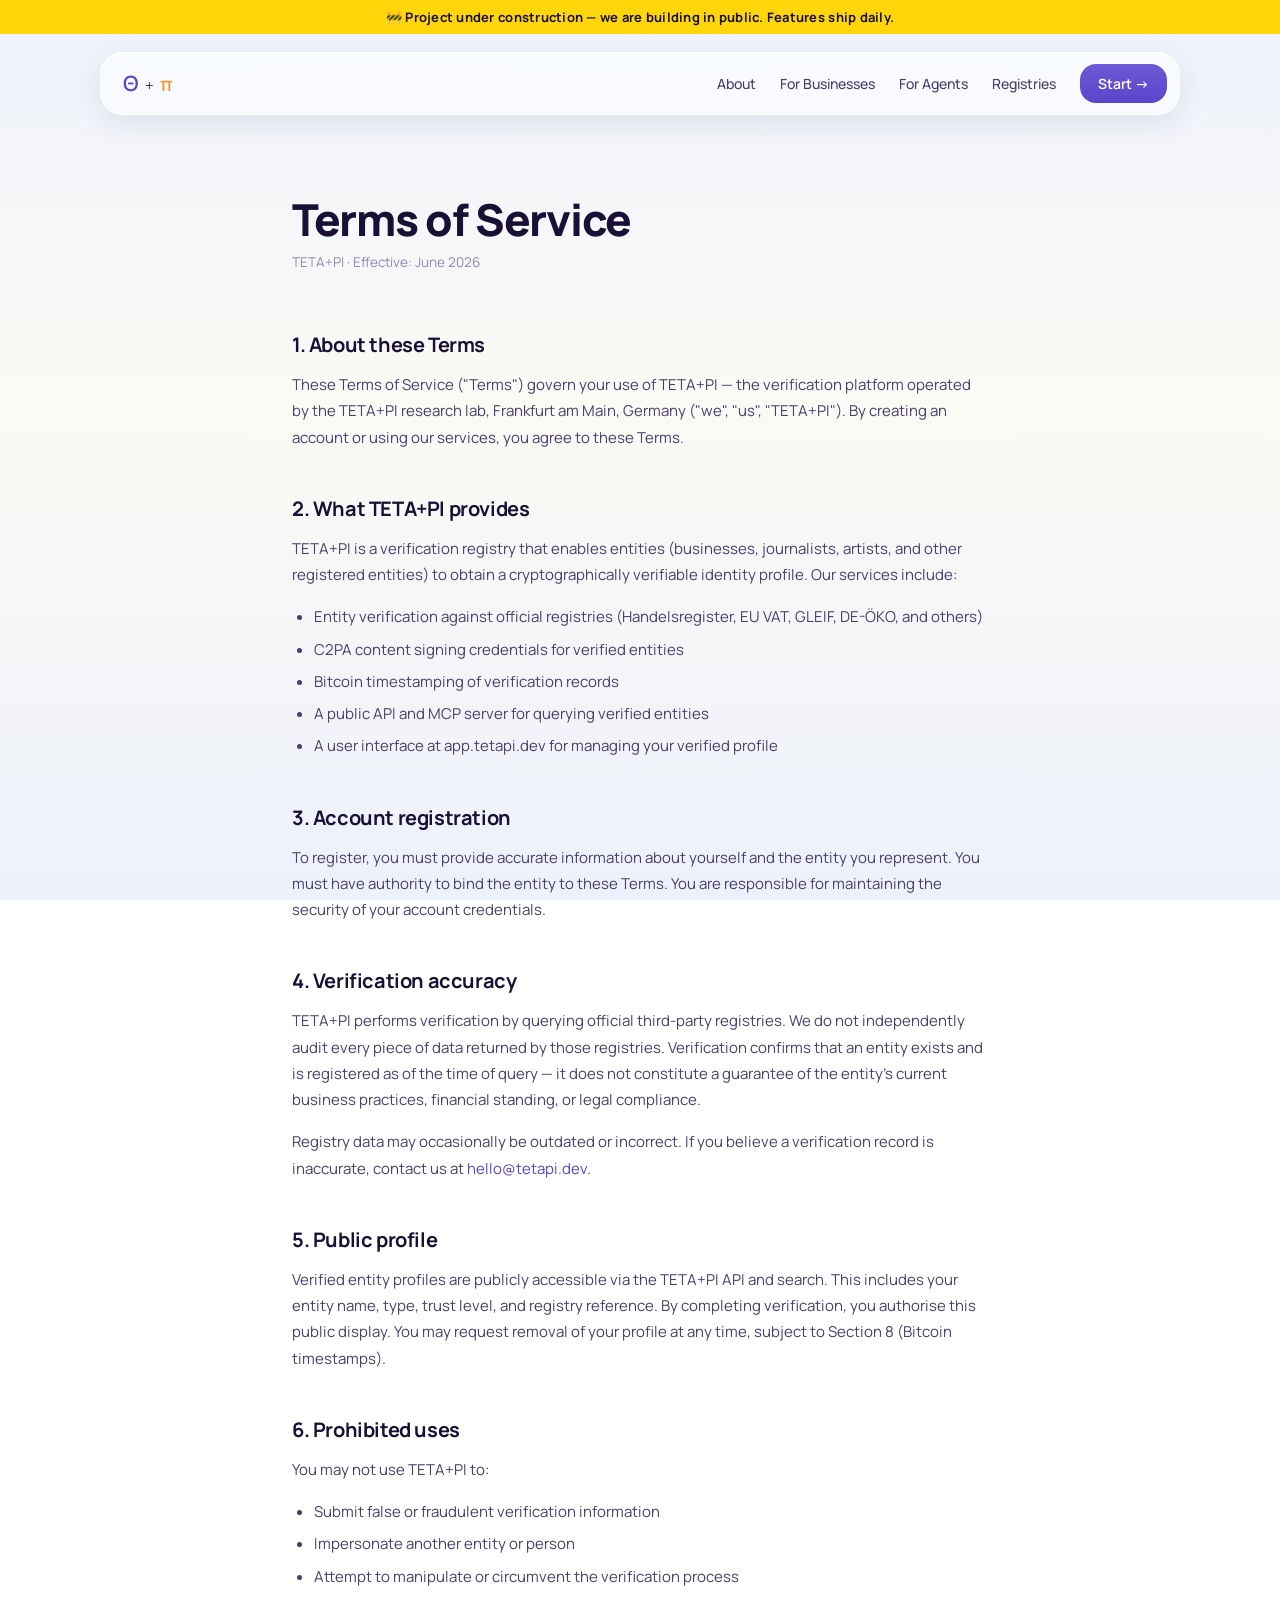
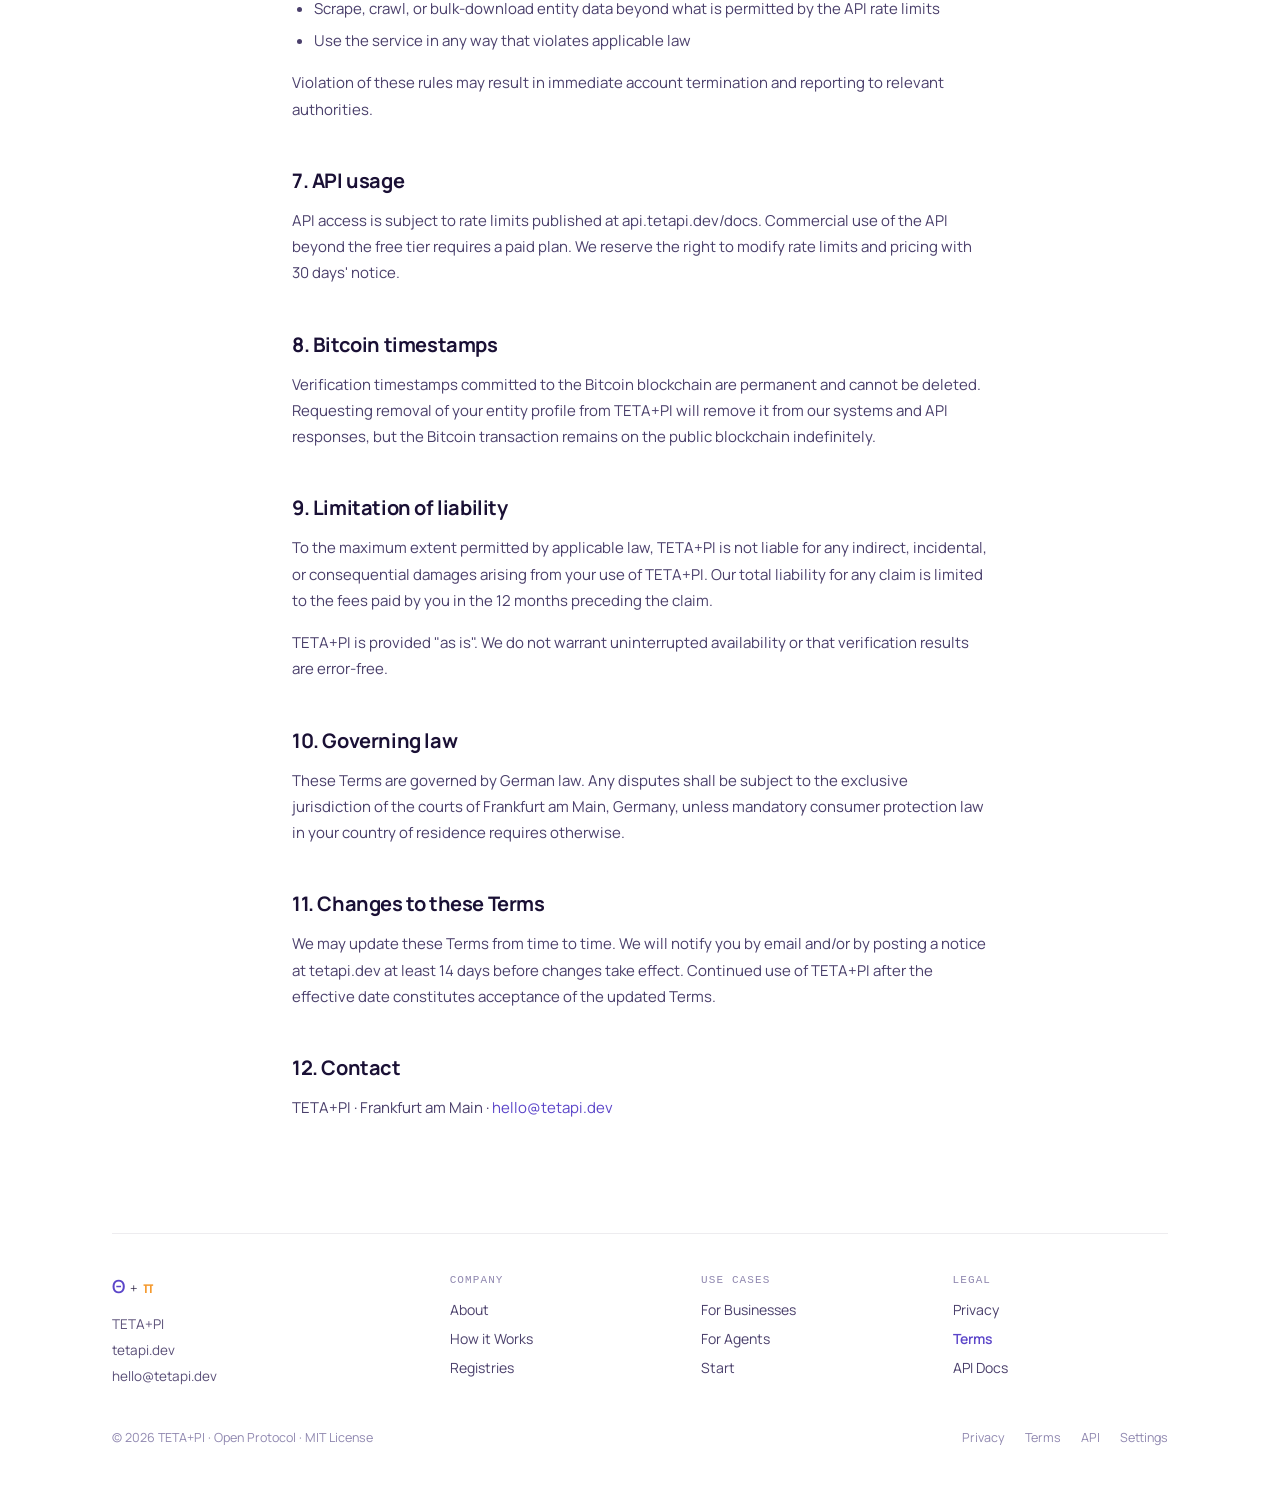
<file: landing/terms.html>
<!DOCTYPE html>
<html lang="en">
<head>
<meta charset="utf-8">
<meta name="viewport" content="width=device-width, initial-scale=1">
<title>Terms of Service — TETA+PI</title>
<meta name="description" content="Terms of service for TETA+PI — a research lab based in Frankfurt.">
<link rel="canonical" href="https://tetapi.dev/terms.html">
<meta name="robots" content="noindex">
<link rel="preconnect" href="https://fonts.googleapis.com">
<link rel="preconnect" href="https://fonts.gstatic.com" crossorigin>
<link href="https://fonts.googleapis.com/css2?family=Manrope:wght@400;500;600;700;800&display=swap" rel="stylesheet">
<style>
html,body{margin:0;padding:0;background:linear-gradient(180deg,#EEF2FC 0%,#FBFAF4 45%,#EDF1FB 100%);background-attachment:fixed}
body{-webkit-font-smoothing:antialiased;font-family:'Manrope','Trebuchet MS','Segoe UI',sans-serif;color:#1A1035}
*,*::before,*::after{box-sizing:border-box}
a{color:#5B45C9;text-decoration:none}
.nav{position:sticky;top:18px;z-index:40;margin:18px auto 0;max-width:1120px;padding:0 20px}
.nav-inner{display:flex;align-items:center;justify-content:space-between;gap:18px;padding:11px 12px 11px 22px;border-radius:22px;background:rgba(255,255,255,.55);border:1px solid rgba(255,255,255,.7);box-shadow:0 8px 30px rgba(45,55,120,.10),inset 0 1px 0 rgba(255,255,255,.8);backdrop-filter:blur(20px) saturate(180%);-webkit-backdrop-filter:blur(20px) saturate(180%)}
.nav-logo{display:flex;align-items:baseline;gap:6px;text-decoration:none;color:inherit}
.nav-logo .theta{font-size:21px;font-weight:600;color:#5B45C9;line-height:1}
.nav-logo .plus{font-size:15px;font-weight:300;color:#1A1035;line-height:1}
.nav-logo .pi{font-size:19px;font-weight:600;color:#F59A2E;line-height:1}
.nav-links{display:flex;align-items:center;gap:24px}
.nav-links a{font-size:14px;color:#4A3F6B;font-weight:500;text-decoration:none}
.nav-cta,.nav-links a.nav-cta{font-size:14px;font-weight:600;color:#fff;background:linear-gradient(180deg,#6E58D6,#5B45C9);padding:10px 18px;border-radius:16px}
.nav-hamburger{display:none;flex-direction:column;gap:5px;cursor:pointer;padding:6px;background:none;border:none}
.nav-hamburger span{width:22px;height:1.5px;background:#1A1035;display:block}
.mobile-menu{display:none;position:fixed;inset:0;z-index:49;background:rgba(238,242,252,.97);backdrop-filter:blur(20px);flex-direction:column;align-items:center;justify-content:center;gap:34px}
.mobile-menu.open{display:flex}
.mobile-menu a{font-size:22px;font-weight:600;color:#1A1035;text-decoration:none}
.mobile-menu .close-btn{position:absolute;top:24px;right:24px;font-size:28px;color:#1A1035;background:none;border:none;cursor:pointer}
.prose{max-width:760px;margin:0 auto;padding:80px 32px 96px}
.prose h1{font-size:clamp(28px,4vw,44px);font-weight:800;letter-spacing:-.03em;margin:0 0 8px;line-height:1.1}
.prose .meta{font-size:13.5px;color:#9088B0;margin:0 0 56px}
.prose h2{font-size:20px;font-weight:700;margin:44px 0 14px;letter-spacing:-.02em;color:#1A1035}
.prose p{font-size:15px;color:#4A3F6B;line-height:1.75;margin:0 0 16px}
.prose ul{margin:0 0 16px;padding-left:22px}
.prose ul li{font-size:15px;color:#4A3F6B;line-height:1.75;margin-bottom:6px}
.grid-foot{display:grid;grid-template-columns:1.4fr 1fr 1fr 1fr;gap:36px}
@media(max-width:640px){
  .nav-links{display:none}
  .nav-hamburger{display:flex}
  .grid-foot{grid-template-columns:1fr 1fr}
  .prose{padding:60px 20px 80px}
}
</style>
</head>
<body>
<div style="position:relative;z-index:50;display:flex;align-items:center;justify-content:center;gap:8px;padding:8px 16px;background:#FFD60A;color:#1A1035;font-size:13px;font-weight:700;letter-spacing:.02em;text-align:center">🚧 Project under construction — we are building in public. Features ship daily.</div>

<div style="position:relative;z-index:1">

<nav class="nav">
  <div class="nav-inner">
    <a href="/" class="nav-logo">
      <span class="theta">Θ</span>
      <span class="plus">+</span>
      <span class="pi">π</span>
    </a>
    <div class="nav-links">
      <a href="https://tetapi.dev/about.html">About</a>
      <a href="https://tetapi.dev/for-businesses.html">For Businesses</a>
      <a href="https://tetapi.dev/for-agents.html">For Agents</a>
      <a href="https://tetapi.dev/registries.html">Registries</a>
      <a href="https://app.tetapi.dev/claim" class="nav-cta">Start →</a>
    </div>
    <button class="nav-hamburger" onclick="document.getElementById('mobile-menu').classList.add('open')" aria-label="Menu">
      <span></span><span></span><span></span>
    </button>
  </div>
</nav>

<div class="mobile-menu" id="mobile-menu">
  <button class="close-btn" onclick="document.getElementById('mobile-menu').classList.remove('open')">×</button>
  <a href="https://tetapi.dev/about.html" onclick="document.getElementById('mobile-menu').classList.remove('open')">About</a>
  <a href="https://tetapi.dev/for-businesses.html" onclick="document.getElementById('mobile-menu').classList.remove('open')">For Businesses</a>
  <a href="https://tetapi.dev/for-agents.html" onclick="document.getElementById('mobile-menu').classList.remove('open')">For Agents</a>
  <a href="https://tetapi.dev/registries.html" onclick="document.getElementById('mobile-menu').classList.remove('open')">Registries</a>
  <a href="https://app.tetapi.dev/claim" style="font-size:16px;font-weight:600;color:#fff;background:linear-gradient(180deg,#6E58D6,#5B45C9);padding:14px 30px;border-radius:16px">Start →</a>
</div>

<div class="prose">
  <h1>Terms of Service</h1>
  <p class="meta">TETA+PI · Effective: June 2026</p>

  <h2>1. About these Terms</h2>
  <p>These Terms of Service ("Terms") govern your use of TETA+PI — the verification platform operated by the TETA+PI research lab, Frankfurt am Main, Germany ("we", "us", "TETA+PI"). By creating an account or using our services, you agree to these Terms.</p>

  <h2>2. What TETA+PI provides</h2>
  <p>TETA+PI is a verification registry that enables entities (businesses, journalists, artists, and other registered entities) to obtain a cryptographically verifiable identity profile. Our services include:</p>
  <ul>
    <li>Entity verification against official registries (Handelsregister, EU VAT, GLEIF, DE-ÖKO, and others)</li>
    <li>C2PA content signing credentials for verified entities</li>
    <li>Bitcoin timestamping of verification records</li>
    <li>A public API and MCP server for querying verified entities</li>
    <li>A user interface at app.tetapi.dev for managing your verified profile</li>
  </ul>

  <h2>3. Account registration</h2>
  <p>To register, you must provide accurate information about yourself and the entity you represent. You must have authority to bind the entity to these Terms. You are responsible for maintaining the security of your account credentials.</p>

  <h2>4. Verification accuracy</h2>
  <p>TETA+PI performs verification by querying official third-party registries. We do not independently audit every piece of data returned by those registries. Verification confirms that an entity exists and is registered as of the time of query — it does not constitute a guarantee of the entity's current business practices, financial standing, or legal compliance.</p>
  <p>Registry data may occasionally be outdated or incorrect. If you believe a verification record is inaccurate, contact us at <a href="mailto:hello@tetapi.dev">hello&#64;tetapi.dev</a>.</p>

  <h2>5. Public profile</h2>
  <p>Verified entity profiles are publicly accessible via the TETA+PI API and search. This includes your entity name, type, trust level, and registry reference. By completing verification, you authorise this public display. You may request removal of your profile at any time, subject to Section 8 (Bitcoin timestamps).</p>

  <h2>6. Prohibited uses</h2>
  <p>You may not use TETA+PI to:</p>
  <ul>
    <li>Submit false or fraudulent verification information</li>
    <li>Impersonate another entity or person</li>
    <li>Attempt to manipulate or circumvent the verification process</li>
    <li>Scrape, crawl, or bulk-download entity data beyond what is permitted by the API rate limits</li>
    <li>Use the service in any way that violates applicable law</li>
  </ul>
  <p>Violation of these rules may result in immediate account termination and reporting to relevant authorities.</p>

  <h2>7. API usage</h2>
  <p>API access is subject to rate limits published at api.tetapi.dev/docs. Commercial use of the API beyond the free tier requires a paid plan. We reserve the right to modify rate limits and pricing with 30 days' notice.</p>

  <h2>8. Bitcoin timestamps</h2>
  <p>Verification timestamps committed to the Bitcoin blockchain are permanent and cannot be deleted. Requesting removal of your entity profile from TETA+PI will remove it from our systems and API responses, but the Bitcoin transaction remains on the public blockchain indefinitely.</p>

  <h2>9. Limitation of liability</h2>
  <p>To the maximum extent permitted by applicable law, TETA+PI is not liable for any indirect, incidental, or consequential damages arising from your use of TETA+PI. Our total liability for any claim is limited to the fees paid by you in the 12 months preceding the claim.</p>
  <p>TETA+PI is provided "as is". We do not warrant uninterrupted availability or that verification results are error-free.</p>

  <h2>10. Governing law</h2>
  <p>These Terms are governed by German law. Any disputes shall be subject to the exclusive jurisdiction of the courts of Frankfurt am Main, Germany, unless mandatory consumer protection law in your country of residence requires otherwise.</p>

  <h2>11. Changes to these Terms</h2>
  <p>We may update these Terms from time to time. We will notify you by email and/or by posting a notice at tetapi.dev at least 14 days before changes take effect. Continued use of TETA+PI after the effective date constitutes acceptance of the updated Terms.</p>

  <h2>12. Contact</h2>
  <p>TETA+PI · Frankfurt am Main · <a href="mailto:hello@tetapi.dev">hello&#64;tetapi.dev</a></p>
</div>

<!-- FOOTER -->
<footer style="max-width:1120px;margin:0 auto;padding:0 32px 60px">
  <div style="border-top:1px solid rgba(26,16,53,.08);padding-top:40px">
    <div class="grid-foot" style="margin-bottom:40px">
      <div>
        <div style="display:flex;align-items:baseline;gap:5px;margin-bottom:14px">
          <span style="font-size:18px;font-weight:600;color:#5B45C9">Θ</span>
          <span style="font-size:13px;font-weight:300">+</span>
          <span style="font-size:16px;font-weight:600;color:#F59A2E">π</span>
        </div>
        <div style="font-size:13.5px;color:#5A4F78;line-height:1.9">TETA+PI<br>tetapi.dev<br>hello&#64;tetapi.dev</div>
      </div>
      <div>
        <div style="font-family:ui-monospace,'SF Mono','Menlo',monospace;font-size:11px;letter-spacing:1.1px;text-transform:uppercase;color:#9088B0;margin-bottom:14px">Company</div>
        <div style="display:flex;flex-direction:column;gap:10px">
          <a href="https://tetapi.dev/about.html" style="font-size:14px;color:#4A3F6B">About</a>
          <a href="https://tetapi.dev/how-it-works.html" style="font-size:14px;color:#4A3F6B">How it Works</a>
          <a href="https://tetapi.dev/registries.html" style="font-size:14px;color:#4A3F6B">Registries</a>
        </div>
      </div>
      <div>
        <div style="font-family:ui-monospace,'SF Mono','Menlo',monospace;font-size:11px;letter-spacing:1.1px;text-transform:uppercase;color:#9088B0;margin-bottom:14px">Use Cases</div>
        <div style="display:flex;flex-direction:column;gap:10px">
          <a href="https://tetapi.dev/for-businesses.html" style="font-size:14px;color:#4A3F6B">For Businesses</a>
          <a href="https://tetapi.dev/for-agents.html" style="font-size:14px;color:#4A3F6B">For Agents</a>
          <a href="https://app.tetapi.dev/claim" style="font-size:14px;color:#4A3F6B">Start</a>
        </div>
      </div>
      <div>
        <div style="font-family:ui-monospace,'SF Mono','Menlo',monospace;font-size:11px;letter-spacing:1.1px;text-transform:uppercase;color:#9088B0;margin-bottom:14px">Legal</div>
        <div style="display:flex;flex-direction:column;gap:10px">
          <a href="https://tetapi.dev/privacy.html" style="font-size:14px;color:#4A3F6B">Privacy</a>
          <a href="https://tetapi.dev/terms.html" style="font-size:14px;color:#5B45C9;font-weight:600">Terms</a>
          <a href="https://api.tetapi.dev/docs" style="font-size:14px;color:#4A3F6B">API Docs</a>
        </div>
      </div>
    </div>
    <div style="display:flex;justify-content:space-between;flex-wrap:wrap;gap:16px">
      <div style="font-size:12.5px;color:#9088B0">© 2026 TETA+PI · Open Protocol · MIT License</div>
      <div style="display:flex;gap:20px">
        <a href="https://tetapi.dev/privacy.html" style="font-size:12.5px;color:#9088B0">Privacy</a>
        <a href="https://tetapi.dev/terms.html" style="font-size:12.5px;color:#9088B0">Terms</a>
        <a href="https://api.tetapi.dev/docs" style="font-size:12.5px;color:#9088B0">API</a>
        <a href="https://app.tetapi.dev/settings" style="font-size:12.5px;color:#9088B0">Settings</a>
      </div>
    </div>
  </div>
</footer>

</div>
<script data-goatcounter="https://stats.tetapi.dev/count" async src="https://stats.tetapi.dev/count.js"></script>
</body>
</html>
</file>
